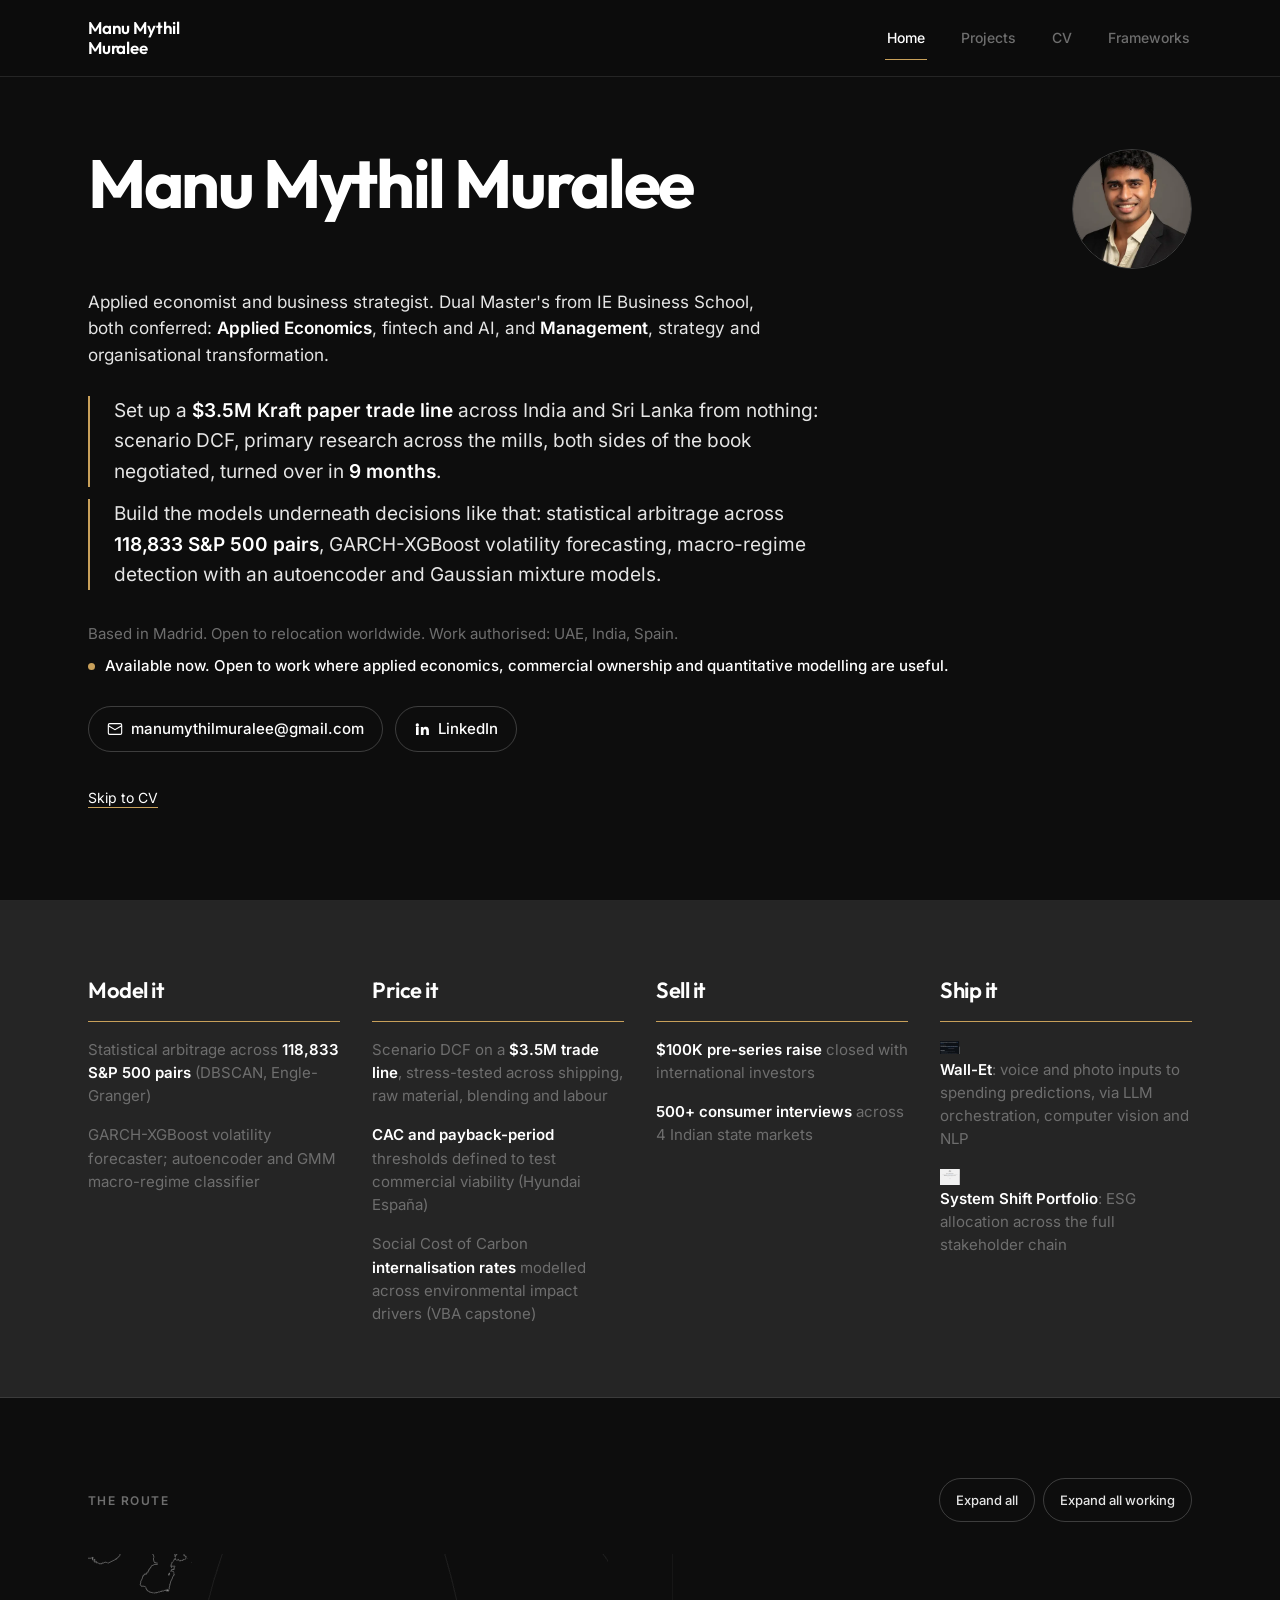
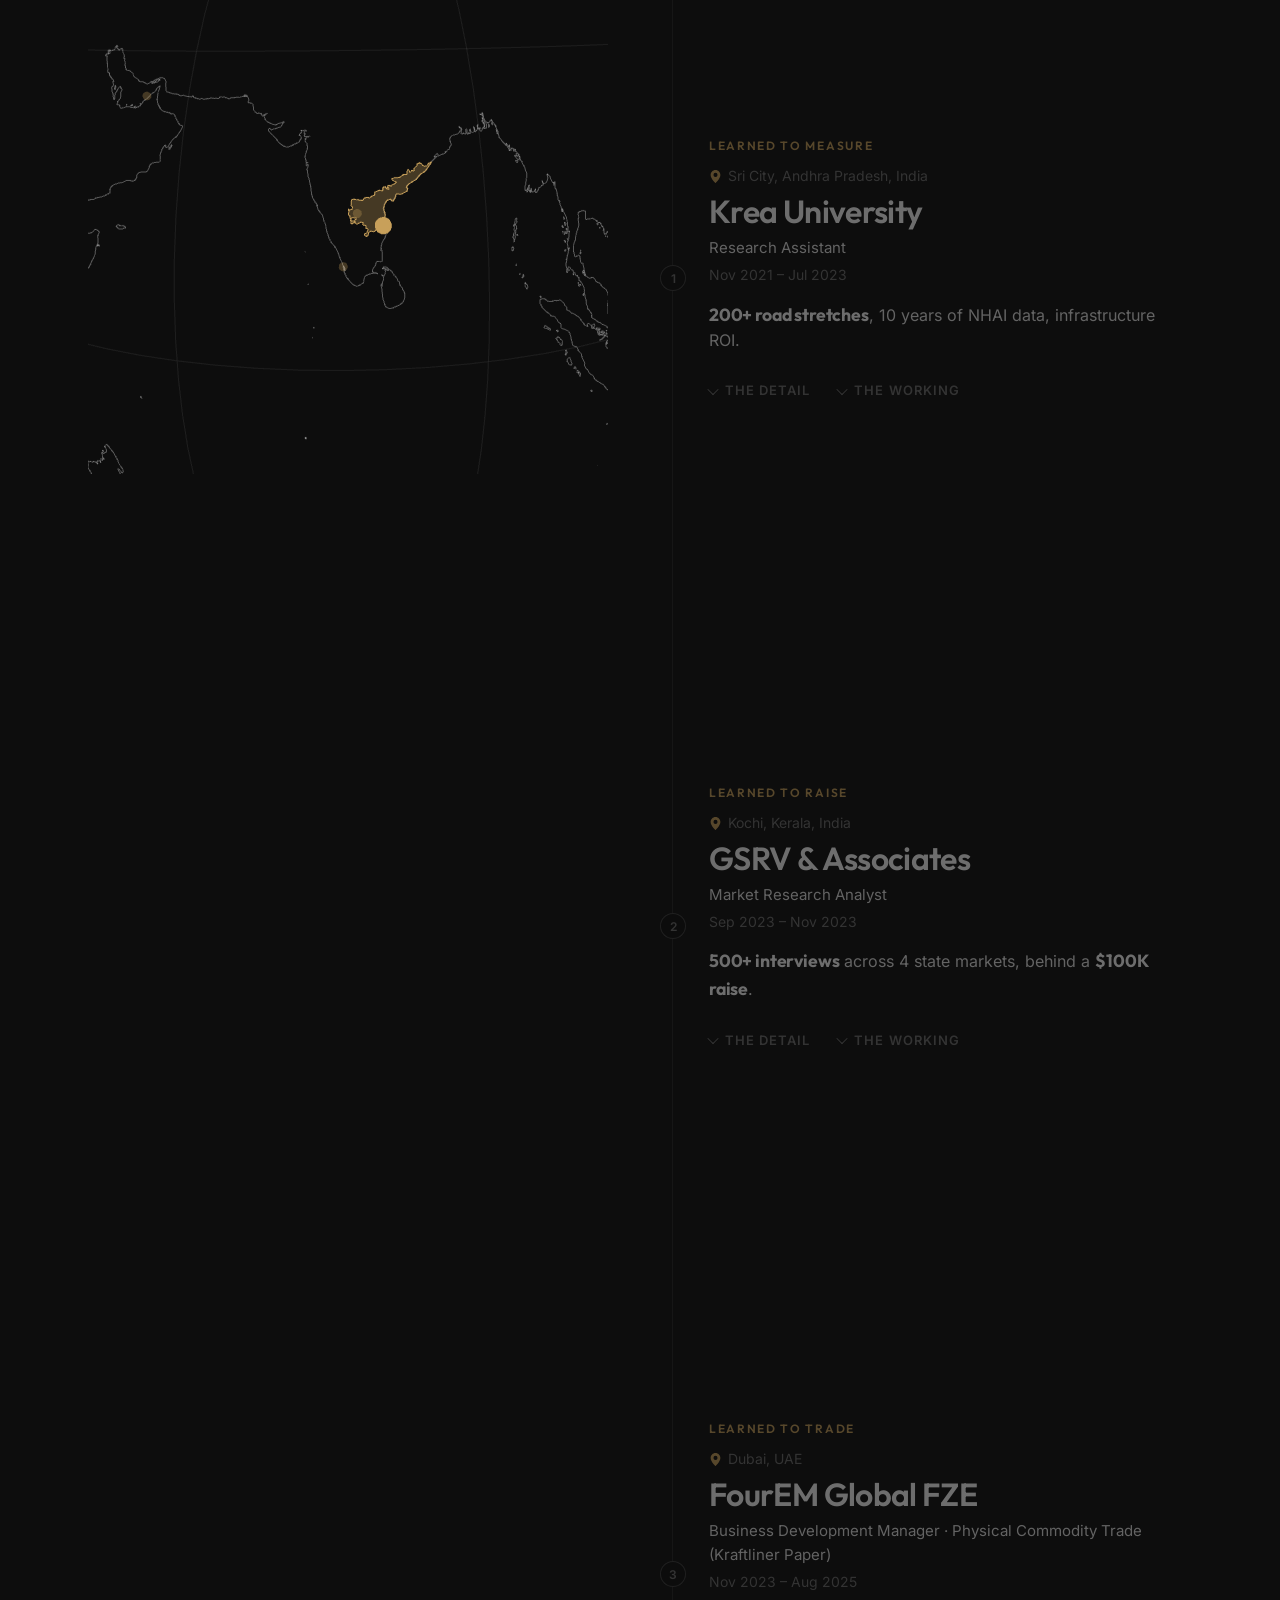
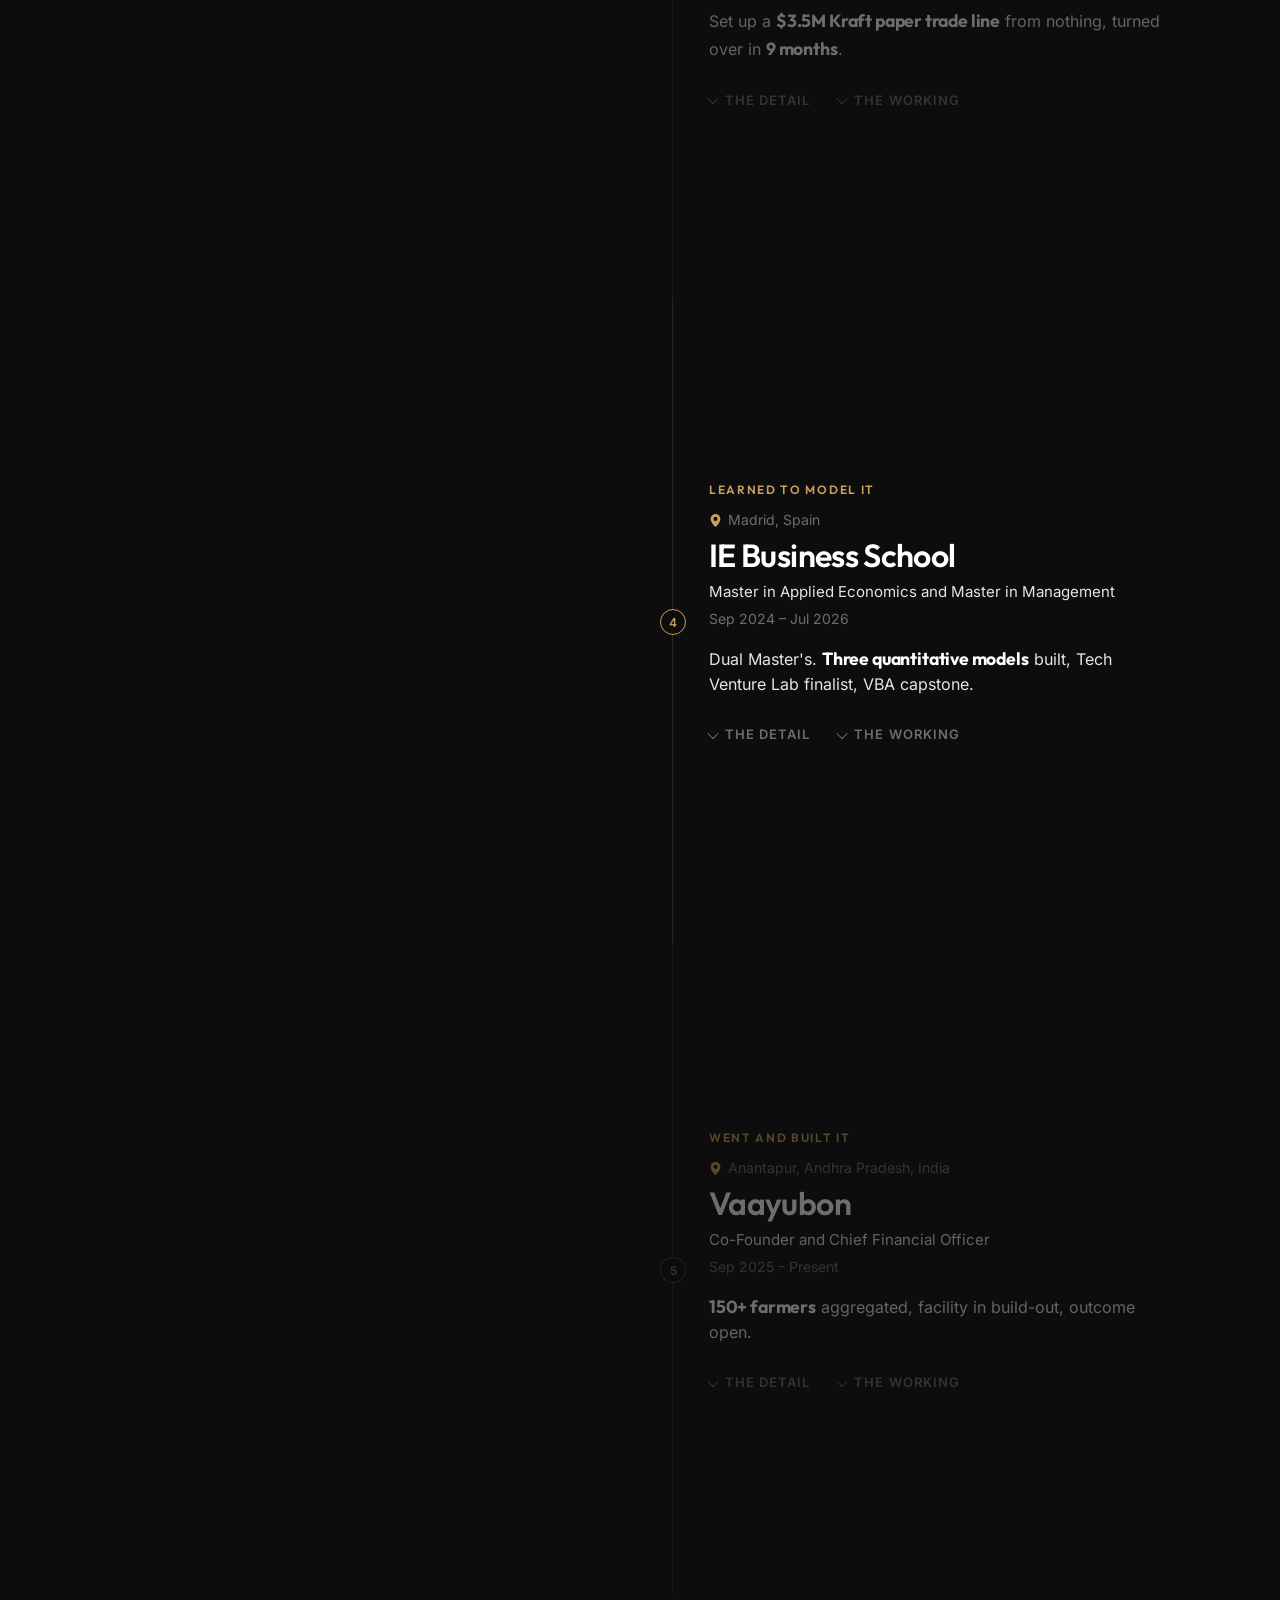
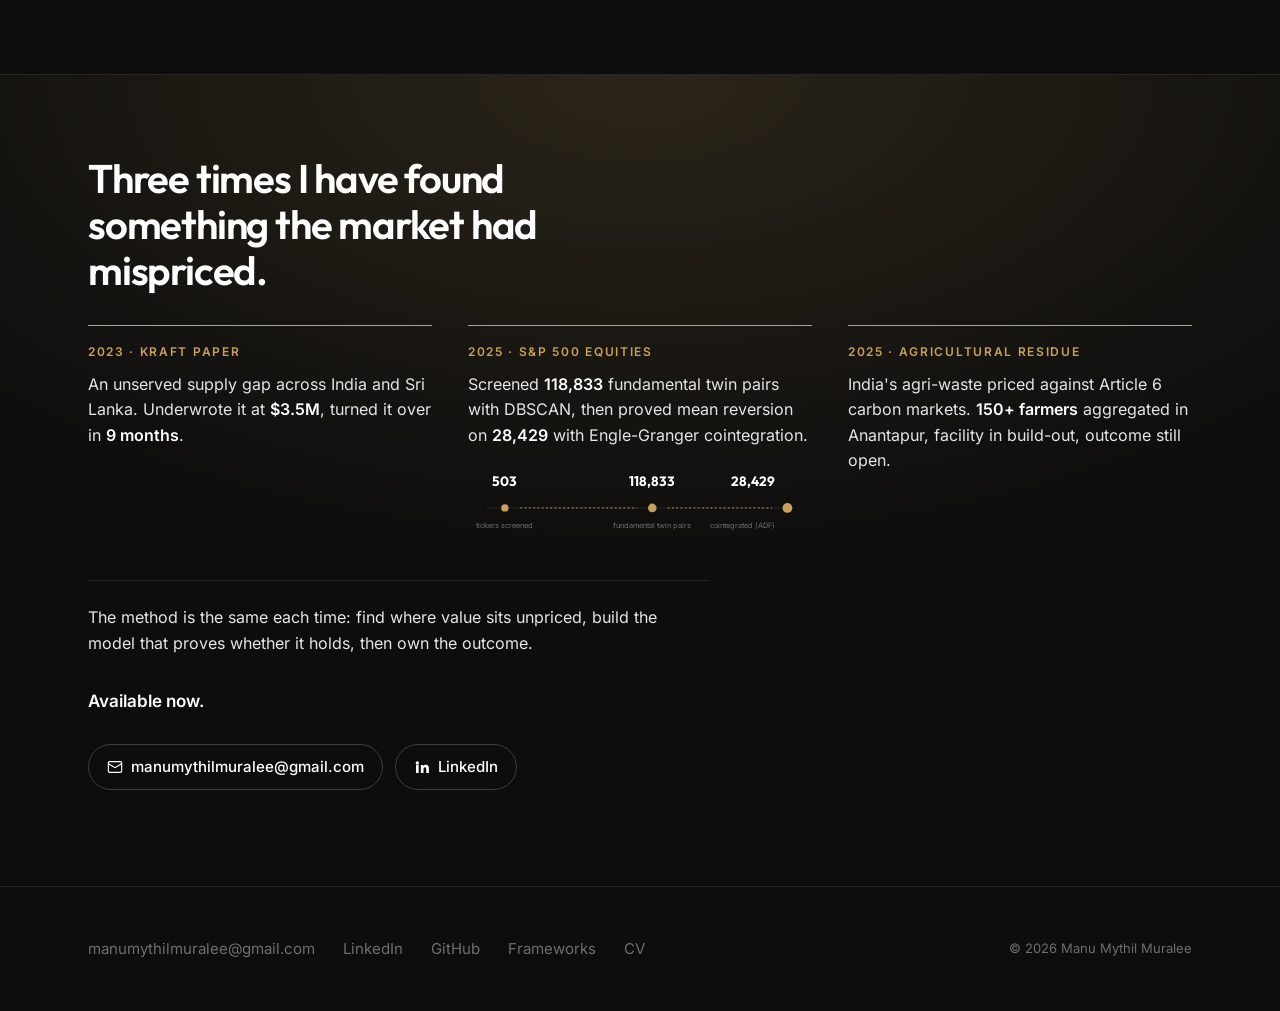
<file: index.html>
<!DOCTYPE html>
<html lang="en">

<head>
  <meta charset="UTF-8">
  <meta name="viewport" content="width=device-width, initial-scale=1.0">
  <title>Manu Mythil Muralee · Applied Economist and Business Strategist</title>
  <meta name="description"
    content="Applied economist and business strategist. Dual Master's from IE Business School. Statistical arbitrage across 118,833 S&amp;P 500 pairs, a $3.5M Kraft paper trade line turned over in 9 months, and a $100K pre-series raise. Based in Madrid, open to relocation worldwide.">
  <meta name="author" content="Manu Mythil Muralee">

  <meta property="og:type" content="profile">
  <meta property="og:title" content="Manu Mythil Muralee · Applied Economist and Business Strategist">
  <meta property="og:description"
    content="Statistical arbitrage across 118,833 S&amp;P 500 pairs, a $3.5M Kraft paper trade line turned over in 9 months, and a $100K pre-series raise. IE Business School, Madrid.">
  <meta property="og:url" content="https://manumythilmuralee.com">
  <meta name="twitter:card" content="summary_large_image">
  <meta name="twitter:title" content="Manu Mythil Muralee · Applied Economist and Business Strategist">
  <meta name="twitter:description"
    content="Statistical arbitrage across 118,833 S&amp;P 500 pairs, a $3.5M Kraft paper trade line turned over in 9 months, and a $100K pre-series raise. IE Business School, Madrid.">

  <link rel="canonical" href="https://manumythilmuralee.com/">
  <link rel="preload" href="fonts/outfit-var.woff2" as="font" type="font/woff2" crossorigin>
  <link rel="preload" href="fonts/inter-var.woff2" as="font" type="font/woff2" crossorigin>
  <link rel="stylesheet" href="css/style.css">
  <link rel="stylesheet" href="css/site.css">
  <link rel="icon"
    href="data:image/svg+xml,<svg xmlns='http://www.w3.org/2000/svg' viewBox='0 0 100 100'><text y='.9em' font-size='90'>M</text></svg>">

  <script type="application/ld+json">
  {
    "@context": "https://schema.org",
    "@type": "Person",
    "name": "Manu Mythil Muralee",
    "jobTitle": ["Co-Founder and Chief Financial Officer", "Applied Economist", "Business Strategist"],
    "url": "https://manumythilmuralee.com",
    "email": "mailto:manumythilmuralee@gmail.com",
    "address": { "@type": "PostalAddress", "addressLocality": "Madrid", "addressCountry": "ES" },
    "alumniOf": [
      { "@type": "CollegeOrUniversity", "name": "IE Business School", "address": "Madrid, Spain" },
      { "@type": "CollegeOrUniversity", "name": "Krea University", "address": "Sri City, India" }
    ],
    "worksFor": { "@type": "Organization", "name": "Vaayubon" },
    "knowsAbout": [
      "Microsoft Excel", "Office 365", "Bloomberg Terminal", "Power Automate",
      "ArcGIS", "QGIS", "Python", "R", "STATA",
      "Prompt Engineering", "Zapier", "Make", "Lovable", "Supabase"
    ],
    "sameAs": [
      "https://www.linkedin.com/in/manumythilmuralee",
      "https://github.com/MythilManuMuralee"
    ]
  }
  </script>
</head>

<body>

  <a href="#main-content" class="skip-link">Skip to main content</a>

  <!-- Nav: three items, nothing else -->
  <nav class="nav3" aria-label="Main navigation">
    <div class="wrap nav3__inner">
      <a href="index.html" class="nav3__logo">Manu Mythil<br>Muralee</a>
      <ul class="nav3__list">
        <li><a href="index.html" class="nav3__link" aria-current="page">Home</a></li>
        <li><a href="projects.html" class="nav3__link">Projects</a></li>
        <li><a href="cv.html" class="nav3__link">CV</a></li>
        <li><a href="frameworks.html" class="nav3__link">Frameworks</a></li>
      </ul>
      <details class="nav3__mobile">
        <summary class="nav3__toggle" aria-label="Menu"><span></span><span></span><span></span></summary>
        <ul class="nav3__mlist">
          <li><a href="index.html" class="nav3__mlink" aria-current="page">Home</a></li>
          <li><a href="projects.html" class="nav3__mlink">Projects</a></li>
          <li><a href="cv.html" class="nav3__mlink">CV</a></li>
          <li><a href="frameworks.html" class="nav3__mlink">Frameworks</a></li>
        </ul>
      </details>
    </div>
  </nav>

  <main id="main-content">

    <!-- ============ HERO ============ -->
    <header class="hero3">
      <div class="wrap">
        <div class="hero3__top">
          <h1 class="hero3__name">Manu Mythil Muralee</h1>
          <picture>
            <source srcset="images/manu-headshot.webp" type="image/webp">
            <img class="portrait hero3__portrait" src="images/manu-headshot-opt.jpg"
              alt="Manu Mythil Muralee" width="360" height="360" decoding="async"
              loading="eager" fetchpriority="high">
          </picture>
        </div>

        <p class="hero3__degree">
          Applied economist and business strategist. Dual Master's from IE Business School, both conferred:
          <strong>Applied Economics</strong>, fintech and AI, and <strong>Management</strong>, strategy and
          organisational transformation.
        </p>

        <p class="hero3__proof">
          Set up a <strong>$3.5M Kraft paper trade line</strong> across India and Sri Lanka from nothing: scenario
          DCF, primary research across the mills, both sides of the book negotiated, turned over in
          <strong>9 months</strong>.
        </p>

        <p class="hero3__proof hero3__proof--second">
          Build the models underneath decisions like that: statistical arbitrage across
          <strong>118,833 S&amp;P 500 pairs</strong>, GARCH-XGBoost volatility forecasting, macro-regime detection
          with an autoencoder and Gaussian mixture models.
        </p>

        <div class="hero3__meta">
          <span>Based in Madrid. Open to relocation worldwide. Work authorised: UAE, India, Spain.</span>
          <span class="hero3__available">Available now. Open to work where applied economics, commercial ownership
            and quantitative modelling are useful.</span>
        </div>

        <div class="contact-strip">
          <a class="contact-strip__link" href="mailto:manumythilmuralee@gmail.com">
            <svg viewBox="0 0 24 24" fill="none" stroke="currentColor" stroke-width="1.7" aria-hidden="true">
              <rect x="2" y="4" width="20" height="16" rx="2" />
              <path d="m2 7 10 6 10-6" />
            </svg>
            manumythilmuralee@gmail.com
          </a>
          <a class="contact-strip__link" href="https://www.linkedin.com/in/manumythilmuralee" target="_blank"
            rel="noopener noreferrer">
            <svg viewBox="0 0 24 24" fill="currentColor" aria-hidden="true">
              <path
                d="M4.98 3.5a2.5 2.5 0 1 1 0 5 2.5 2.5 0 0 1 0-5ZM3 9h4v12H3V9Zm7 0h3.8v1.7h.05c.53-1 1.83-2.05 3.76-2.05 4.02 0 4.76 2.6 4.76 5.98V21h-4v-5.6c0-1.34-.03-3.06-1.9-3.06-1.9 0-2.19 1.46-2.19 2.96V21h-4V9Z" />
            </svg>
            LinkedIn
          </a>
        </div>

        <p class="hero3__skip"><a class="inline-link" href="cv.html">Skip to CV</a></p>
      </div>
    </header>

    <!-- ============ PROOF STRIP ============ -->
    <section class="proof" aria-label="Evidence">
      <div class="wrap">
        <div class="proof__grid">

          <div class="proof__col">
            <h2 class="proof__verb">Model it</h2>
            <p class="proof__item">Statistical arbitrage across <strong>118,833 S&amp;P 500 pairs</strong>
              (DBSCAN, Engle-Granger)</p>
            <p class="proof__item">GARCH-XGBoost volatility forecaster; autoencoder and GMM macro-regime classifier</p>
          </div>

          <div class="proof__col">
            <h2 class="proof__verb">Price it</h2>
            <p class="proof__item">Scenario DCF on a <strong>$3.5M trade line</strong>, stress-tested across shipping,
              raw material, blending and labour</p>
            <p class="proof__item"><strong>CAC and payback-period</strong> thresholds defined to test commercial
              viability (Hyundai Espa&ntilde;a)</p>
            <p class="proof__item">Social Cost of Carbon <strong>internalisation rates</strong> modelled across
              environmental impact drivers (VBA capstone)</p>
          </div>

          <div class="proof__col">
            <h2 class="proof__verb">Sell it</h2>
            <p class="proof__item"><strong>$100K pre-series raise</strong> closed with international investors</p>
            <p class="proof__item"><strong>500+ consumer interviews</strong> across 4 Indian state markets</p>
          </div>

          <div class="proof__col">
            <h2 class="proof__verb">Ship it</h2>
            <p class="proof__item"><picture><source srcset="images/wallet-logo.webp" type="image/webp"><img
                class="proof__mark" src="images/wallet-logo.png" alt="" width="128" height="82" loading="lazy"
                decoding="async"></picture><strong>Wall-Et</strong>: voice and photo inputs to spending predictions, via LLM orchestration, computer vision and NLP</p>
            <p class="proof__item"><picture><source srcset="images/ssp-logo.webp" type="image/webp"><img
                class="proof__mark" src="images/ssp-logo.png" alt="" width="128" height="102" loading="lazy"
                decoding="async"></picture><strong>System Shift Portfolio</strong>: ESG allocation across the full stakeholder chain</p>
          </div>

        </div>
      </div>
    </section>

    <!-- ============ THE ROUTE ============ -->
    <section class="route" id="route" aria-label="Career route">
      <div class="wrap">
        <div class="route__head">
          <p class="t-label route__label">The route</p>
          <span class="route__controls">
            <button type="button" class="route__expand" id="route-expand" aria-expanded="false">Expand all</button>
            <button type="button" class="route__expand" id="route-expand-think"
              aria-expanded="false">Expand all working</button>
          </span>
        </div>

        <div class="route__grid">

          <!-- Stage: static SVG on mobile, WebGL globe on capable desktops -->
          <div class="route__stage" id="route-stage">
            <svg class="route__svg" viewBox="0 0 200 200" role="img"
              aria-label="Diagram of five work locations plotted on a globe: Sri City, Kochi, Dubai, Madrid and Anantapur.">
              <circle cx="100" cy="100" r="90" fill="none" stroke="rgba(255,255,255,0.14)" stroke-width="0.8" />
              <path
                d="M72 186L76 187L80 188L85 188L89 189L94 189L98 189L103 189L108 189L112 189L117 188L121 187L125 186M25 150L28 153L31 156L35 159L40 161L46 164L52 166L59 168L66 170L73 171L81 172L89 173L97 173L105 173L114 172L121 172L129 171L137 169L144 167L150 165L156 163L161 161L166 158L170 155L173 152M10 103L11 106L13 110L17 114L21 117L25 120L31 124L37 126L45 129L52 131L61 133L69 134L78 136L87 136L97 137L106 137L116 136L125 135L134 134L142 132L150 130L158 128L165 125L171 123L176 119L181 116L185 113L187 109L189 105L190 101M24 51L23 54L22 58L22 61L23 64L25 68L28 71L31 74L35 77L40 79L46 82L52 84L59 86L66 87L73 89L81 90L89 90L97 91L105 91L114 90L121 89L129 88L137 87L144 85L150 83L156 81L161 78L166 76L170 73L173 70L176 67L177 63L178 60L178 57L177 53M71 15L68 16L65 18L62 19L60 21L58 23L56 24L55 26L55 28L55 30L56 32L57 34L58 36L60 37L63 39L66 41L69 42L72 43L76 44L80 45L85 46L89 47L94 47L98 47L103 47L108 47L112 46L117 46L121 45L125 44L129 43L132 42L135 40L138 38L140 37L142 35L144 33L145 31L145 29L145 28L144 26L143 24L142 22L140 20L137 19L134 17L131 16M123 13L117 13L112 14L106 15L100 18M105 10L104 11L103 12L101 14L100 18M86 11L90 11L93 13L96 15L100 18M65 18L71 16L78 15L85 15L93 16L100 18M15 70L19 62L23 54L28 48L34 41L40 35L48 30L55 26L64 23L72 20L81 19L91 18L100 18M32 159L28 153L24 146L21 138L18 131L17 122L17 114L17 105L18 96L21 88L24 79L28 71L32 63L38 55L44 48L51 42L58 36L66 30L74 26L83 22L91 20L100 18M72 186L67 183L63 180L59 176L55 172L52 166L49 160L47 153L46 145L45 137L45 129L45 120L46 111L47 102L49 93L52 84L55 75L59 66L63 58L67 50L72 43L77 37L83 31L88 26L94 21L100 18M94 189L93 188L92 185L91 182L90 178L89 173L89 167L88 160L88 153L88 145L87 136L88 127L88 118L88 109L89 100L89 90L90 81L91 72L92 63L93 55L94 47L95 40L96 33L97 27L99 22L100 18M117 188L120 186L123 184L125 180L127 176L129 171L131 164L132 158L133 150L134 142L134 134L134 125L133 116L132 107L131 98L129 88L127 79L125 70L123 62L120 53L117 46L114 39L110 32L107 27L104 22L100 18M142 180L147 176L153 172L157 167L161 161L165 154L167 147L169 139L171 131L171 123L171 114L169 105L167 96L165 87L161 78L157 70L153 62L147 54L142 47L135 40L129 34L122 29L115 24L107 21L100 18M187 122L189 114L189 105L189 96L187 88L185 79L181 71L177 63L172 56L166 49L160 42L152 36L145 31L136 27L128 23L119 21L109 19L100 18M162 35L156 30L149 25L142 22L134 19L126 18L117 17L109 17L100 18"
                fill="none" stroke="rgba(255,255,255,0.07)" stroke-width="0.6" />
              <path d="M131 183L130 183L131 182L132 182L131 183M118 154L118 156L119 156L119 157L118 157L118 156L118 157L118 158L117 158L117 159L116 161L115 162L114 165L114 166L113 167L112 168L110 168L109 168L108 167L108 166L108 165L108 164L109 164L109 163L109 162L110 162L109 161L109 160L109 159L110 158L111 158L112 157L113 157L113 156L115 156L115 155L115 154L116 155L116 154L117 153L117 152L118 153L118 154M177 146L178 146L178 145L179 144L178 144L179 144L179 143L179 142L180 142L180 141L180 140L181 140L181 139L181 140L181 138L182 138L182 137L183 136L183 135L183 134M188 119L188 119L188 118L188 119M188 118L188 118L188 119L187 120L187 119L188 119L188 118M189 115L189 116L188 117L188 118L188 117L188 116L189 116L189 115M184 122L185 121L185 120L186 120L187 120L187 121L186 121L186 122L185 122L185 123L184 123L183 124L183 123L182 124L183 122L184 121L184 122M190 106L190 106M190 100L190 102L190 103L189 104L189 105L189 106L189 107L189 106L190 104L190 105L190 106L189 107L189 108L189 109L189 110L189 111L189 110L189 111L189 110L189 108L189 109L189 111L189 113L189 112L189 110L189 111L189 110L189 109L189 107L189 105L189 104L189 103L190 102L190 101L190 100M190 101L190 99L190 98L190 97L190 98L190 97M183 122L182 123L182 122L181 122L181 121L180 120L180 118L179 117L179 116L178 115L177 114L176 113L175 112L176 112L177 111L178 112L179 112L179 113L180 114L181 113L181 114L182 115L182 116L183 117L183 118L183 117L183 118L183 120L183 122M189 104L189 104L189 105L188 107L188 108L188 109L188 111L188 113L187 114L186 115L186 114L185 113L185 111L185 110L185 109L186 109L186 108L186 107L186 106L187 105L187 103L187 102L187 101L187 100L188 99L188 97L188 98L189 98L188 99L189 100L188 100L188 102L189 103L189 104M189 89L189 90L189 91L189 92L189 91L189 92L189 93L189 94L189 93L189 92L189 93L189 94L189 92L189 91L189 90L189 91L189 90L189 89L189 88L189 89M161 118L160 118L160 117L159 115L160 113L161 114L162 115L162 117L161 118M188 88L188 89L189 90L188 90L188 89L188 88L188 87L188 88L188 86L188 88M188 93L187 95L187 94L187 92L187 91L187 89L188 90L188 91L188 93M188 87L188 87L188 88L188 89L188 88L188 87M188 84L188 86L188 87L188 88L188 87L188 86L188 85L188 84M187 85L187 87L187 86L187 85M185 78L185 78L185 77L185 78L186 79L186 80L186 81L186 83L187 84L187 83L187 84L188 85L187 84L187 85L187 84L187 85L187 84L186 84L186 83L185 82L186 82L185 80L185 78M181 84L181 85L180 84L180 83L180 82L181 82L181 83L181 84M182 72L183 74L182 73L182 72L181 70L181 69L181 70L182 72M174 50L174 51L175 52L175 53L175 52L174 51L174 50M96 82L95 82L95 83L94 83L93 83L93 82L94 82L96 82M82 81L83 81L84 81L84 82L85 82L83 82L82 81M73 76L72 77L72 78L71 77L69 76L70 75L71 76L72 76L73 76M67 70L68 71L67 73L66 73L66 71L66 70L67 70M170 44L171 45L172 46L173 48L174 51L174 50L174 51L175 52L175 53L177 55L177 56L176 55L175 54L175 53L174 52L174 51L173 50L173 49L173 48L171 46L170 44L169 43L168 42L167 41L166 40L166 39L167 40L168 41L169 43L170 44M68 69L67 70L67 69L67 68L68 68L68 67L68 69M162 36L162 35L161 35L162 36L163 37L165 38L164 38L166 39L166 40L165 39L164 38L164 37L162 36L161 35L162 36M39 35L39 36L39 35L40 35L39 35M42 34L42 34L43 33L43 32L43 33L42 34M43 35L42 35L42 36L41 36L42 36L41 37L40 38L41 38L40 38L39 39L38 40L38 39L39 38L40 38L39 38L40 37L40 36L41 35L43 34L44 34L43 35M155 30L157 31L158 33L159 33L160 34L161 35L160 34L159 33L157 32L155 30L154 30L152 29L151 28L153 29L154 29L155 30M61 51L59 51L60 49L61 48L62 48L63 47L64 47L64 48L63 49L62 50L61 51M78 51L77 52L77 51L77 50L78 50L78 51M69 44L68 45L69 46L68 46L67 47L68 48L67 49L67 50L67 51L67 52L68 52L67 53L66 54L65 55L64 54L63 54L62 54L61 54L60 54L62 53L63 53L62 52L63 52L63 51L64 50L65 50L65 49L65 48L65 47L66 46L67 44L68 44L69 44M63 19L62 20L62 19L63 19M64 19L64 18L65 18L64 18L64 19M120 12L119 12M119 12L119 12L120 12M69 17L68 17L67 18L66 18L65 19L66 18L67 17L68 17L69 17M71 34L71 34L70 35L69 35L67 35L66 35L66 34L66 33L67 33L67 32L68 32L69 32L68 33L70 33L71 33L71 34M68 18L68 18L69 18L70 18L69 18L68 19L68 18M77 14L77 14L78 14L79 13L79 14L78 14L77 14M118 13L118 13L119 13L118 13L117 13L118 13M75 15L74 15L75 15L73 16L72 16L73 16L74 16L73 16L72 17L71 17L70 17L69 17L70 17L70 16L70 17L69 17L68 17L69 16L68 16L67 16L66 17L65 17L64 18L63 18L62 18L61 19L60 20L59 20L58 21L57 21L56 22L55 22L53 23L52 24L50 25L51 25L53 24L54 23L55 23L56 23L57 22L58 21L59 21L60 20L62 20L63 20L62 20L61 21L60 22L59 22L58 23L57 23L56 24L55 24L54 25L55 25L56 25L57 25L55 25L53 27L52 28L51 28L50 29L49 30L49 31L48 31L47 32L46 33L45 34L44 34L44 33L43 34L43 33L44 32L44 31L43 31L42 32L43 32L42 33L41 33L40 34L39 35L38 36L38 37L39 36L38 37L37 38L37 37L38 36L39 35L38 35L37 36L36 37L37 36L36 37L36 36L37 36L36 36L36 37L36 36L37 36L36 36M11 91L10 91L10 92L10 94L10 95L10 98L10 99L10 100L10 101L10 102L10 104L10 103L10 105L11 107L11 108L11 109L12 111L12 112L13 114L13 116L14 117L14 118L15 120L15 121L15 123L15 124L15 125L15 126L15 127L15 128L16 130L16 132L16 133L17 133L17 135L18 136L18 137M114 11L115 11L116 11L116 12L115 11L114 11L113 11L114 11L112 11L113 11L114 11L113 11L112 11L111 11L110 11L109 11L108 11L107 11L106 11L105 11L105 10L104 10L103 10L102 10L101 10L100 10L99 10L98 10L97 10L96 10L95 10L94 10L94 11L93 11L92 11L91 11L90 11L89 11L88 11L87 11L86 11L85 12L84 12L85 12L84 12L82 12L81 12L82 12L81 13L80 13L79 13L78 13L77 14L76 14L75 14L76 14L75 14L76 14L77 14L78 14L79 14L80 14L79 14L78 14L76 15L75 15M88 12L88 12L87 12L86 12L85 12L84 12L86 12L85 13L84 13L83 13L82 13L81 13L80 13L79 13L80 13L79 13L80 13L81 13L82 12L84 12L85 12L86 12L86 11L87 11L86 12L85 12L86 12L87 11L88 11L87 12L88 11L89 11L89 12L88 12M84 13L84 13L85 13L84 13M76 17L76 17L76 16L77 16L78 16L77 17L76 17M79 15L78 15L78 16L77 16L76 16L76 17L75 17L74 18L73 18L72 18L71 19L69 20L67 20L67 21L65 22L64 22L63 22L64 22L65 21L64 21L63 21L63 22L62 22L61 23L60 23L62 22L60 22L59 23L60 22L61 21L62 21L64 20L65 20L64 20L65 19L66 19L65 20L66 19L67 19L68 19L69 19L70 18L71 18L72 17L73 17L74 16L75 16L76 15L77 15L78 15L79 15M83 13L83 14L82 14L81 14L80 14L80 13L81 13L83 13L82 13L83 13M125 18L125 19L124 19L125 18M80 14L79 14L80 14L81 14L82 14L81 14L80 15L80 14M89 11L90 11L91 11L92 11L93 11L92 12L91 12L90 12L89 12L90 11L89 11M121 17L122 17L122 18L121 18L121 17M83 14L82 14L83 14L84 14L83 14M121 18L123 18L123 19L122 19L121 19L121 18M86 14L85 14L84 14L85 13L85 14L86 13L86 14M88 13L88 13L87 13L86 13L87 13L88 12L89 12L88 12L90 12L91 12L89 13L88 13L89 13L88 13M110 34L110 34L108 34L107 33L106 33L107 33L107 32L107 31L107 30L108 29L108 28L109 28L110 27L111 27L111 28L110 28L109 29L109 30L108 31L108 32L109 33L110 34M85 14L85 14L84 15L83 15L82 15L81 15L81 16L80 16L79 16L80 16L80 15L81 15L82 14L83 14L84 14L85 14L86 14L85 14M92 13L91 12L92 12L93 12L92 12L92 13M113 73L114 74L115 74L114 74L114 76L113 76L113 77L114 78L115 79L116 79L118 79L120 79L120 78L119 77L119 76L118 75L118 74L117 74L118 73L119 73L120 73L119 72L118 71L117 71L117 73L117 72L117 71L117 70L115 70L114 69L114 68L115 68L115 67L115 66L116 66L116 65L116 64L115 64L114 64L113 65L112 65L112 66L111 66L110 68L111 69L111 70L112 72L113 73M120 13L119 13L119 12L118 12L117 12L118 12L119 12L120 12L121 12L121 13L122 13L123 13L125 14L126 14L127 14L129 15L130 15L131 16L133 16L133 17L136 18L135 18L136 18L137 18L138 19L139 19L140 19L139 19L141 20L142 20L143 21L144 22L146 23L147 23L148 24L150 25L149 25L148 24L145 23L144 22L143 21L142 21L141 20L139 19L137 18L135 18L133 17L134 17L135 18L137 19L136 19L138 19L141 21L142 22L143 22L142 22L143 23L144 24L145 25L148 27L152 30L152 29L153 29L154 30L155 31L156 32L158 33L160 35L161 36L163 38L164 39L165 40L166 42L165 42L166 43L167 43L167 44L167 45L168 45L168 46L169 47L169 48L170 48L170 49L171 49L172 50L173 51L174 52L174 53L174 54L173 53L172 52L172 51L171 51L170 50L169 49L169 50L169 51L170 52L169 51L168 50L168 49L168 50L168 51L169 52L169 53L169 54L170 54L171 55L170 53L171 53L172 53L172 54L172 55L172 56L173 58L174 58L175 59L175 60L176 60L177 61L177 62L178 62L178 63L179 65L179 67L180 69L181 71L181 73L181 75L181 76L181 77L181 78L180 79L180 80L180 82L180 81L179 81L178 83L178 85L179 86L180 87L181 89L182 90L183 92L183 95L183 96L183 98L183 100L182 102L182 101L182 100L181 99L180 100L180 99L179 98L178 98L178 97L177 98L178 99L178 102L178 103L178 104L179 105L179 106L180 107L181 107L181 108L182 108L182 109L182 110L182 111L182 112L182 113L181 113L180 112L180 111L180 110L179 109L179 108L179 107L178 107L178 106L177 106L177 107L177 106L177 105L177 104L177 103L177 101L176 99L176 98L175 97L175 95L174 94L174 95L173 97L172 97L172 95L171 94L170 92L169 92L168 91L168 90L167 89L167 88L166 89L166 90L165 90L165 91L164 91L163 92L164 93L163 94L162 96L161 98L161 100L160 101L160 102L159 103L158 104L158 105L159 107L159 108L159 109L159 112L158 112L158 114L159 114L157 115L157 116L157 117L155 116L155 114L154 112L153 110L152 109L152 108L150 106L149 103L149 101L148 99L148 98L146 100L145 100L143 98L144 97L143 97L141 96L140 96L140 95L139 94L136 95L134 95L133 96L130 96L128 95L127 95L126 94L125 93L124 94L123 95L121 94L120 93L119 93L118 92L116 90L115 90L114 90L114 91L114 92L115 94L116 94L117 95L117 96L117 97L118 97L118 98L118 97L118 96L119 96L119 97L119 98L119 99L120 99L121 99L122 99L123 99L123 97L124 96L125 95L126 95L125 96L126 97L127 98L128 98L129 99L130 99L130 100L131 100L131 101L130 102L130 103L129 103L129 104L129 105L129 106L128 106L127 107L127 108L126 108L125 108L126 109L125 110L124 110L123 110L122 110L121 111L121 112L120 113L117 114L116 115L115 115L114 116L113 116L112 116L111 117L110 117L109 118L108 118L108 117L108 116L108 115L107 114L107 113L107 112L107 111L106 110L105 108L104 107L103 106L102 104L101 103L102 102L101 100L100 100L99 100L99 99L99 98L98 97L98 96L97 95L96 94L95 94L96 93L96 92L96 91L95 92L95 93L95 94L94 94L93 93L92 91L93 92L94 94L95 97L95 98L97 100L96 100L96 101L98 103L99 105L98 105L99 107L99 108L100 109L101 109L101 111L102 113L103 113L105 115L106 116L107 117L108 117L108 118L108 119L107 119L108 119L108 120L109 120L109 121L110 121L112 120L113 120L115 120L115 119L116 119L117 119L118 119L119 118L120 118L120 119L120 120L119 122L119 124L118 126L116 128L115 130L113 132L112 133L110 135L108 136L106 138L106 139L105 140L104 140L103 141L103 142L103 143L102 143L101 145L101 146L102 146L102 147L102 148L102 149L103 150L104 151L104 153L104 154L104 156L104 157L103 158L102 159L101 159L99 160L97 161L96 162L95 162L95 163L96 164L96 165L96 166L97 167L96 167L95 168L93 168L92 169L93 169L93 170L92 170L92 171L91 172L90 172L90 173L89 174L88 174L87 175L86 175L85 175L84 175L84 176L83 175L81 175L80 175L79 175L78 175L77 176L77 175L76 175L75 175L75 174L74 173L74 172L73 171L72 171L71 169L70 168L69 167L68 166L67 164L67 163L66 162L66 161L65 160L64 159L64 158L62 157L62 156L62 155L62 154L62 153L62 152L62 151L63 151L63 150L64 150L64 149L64 148L63 148L63 147L62 146L63 145L62 144L62 143L61 142L61 141L61 140L59 138L58 137L57 135L56 134L56 133L57 132L57 131L57 130L57 129L58 128L57 127L56 126L56 125L54 125L53 125L52 125L52 124L51 123L50 121L49 121L48 121L47 121L46 121L44 121L43 121L42 121L41 120L40 120L39 119L38 119L37 119L36 119L35 119L34 118L34 116L33 115L32 114L31 113L31 112L31 111L31 110L30 109L30 108L30 107L30 106L29 106L29 105L28 104L28 103L28 102L29 101L28 100L28 99L29 99L29 98L30 98L30 97L30 96L31 95L31 93L31 92L31 91L31 90L32 89L33 88L33 87L34 86L35 86L35 85L35 84L36 84L37 83L38 82L39 82L41 81L42 80L43 78L44 77L45 76L46 76L47 75L49 74L49 73L50 74L51 75L52 75L53 76L54 75L55 75L56 75L57 75L59 75L61 75L61 76L62 75L63 75L64 76L66 76L67 76L66 77L67 76L67 77L66 78L67 78L66 80L65 80L65 81L66 81L66 82L68 83L69 84L71 85L71 86L72 87L74 88L75 88L76 88L76 86L77 86L78 85L79 85L80 85L81 86L81 87L83 87L85 87L86 88L87 89L88 89L89 88L91 88L92 88L92 89L92 88L93 89L94 89L95 89L95 88L96 87L96 86L97 84L97 83L97 82L98 82L97 81L98 80L97 80L96 80L95 81L93 81L92 80L91 80L90 81L88 80L87 80L86 78L86 77L86 76L86 75L87 74L89 74L90 73L92 73L93 72L95 72L97 72L99 73L100 74L102 74L103 74L104 73L104 72L104 71L103 71L103 70L102 70L101 69L99 68L99 67L100 66L100 65L101 65L101 64L100 65L99 65L98 65L97 66L97 67L98 67L98 68L97 68L95 69L95 68L94 67L95 66L93 66L93 65L92 65L92 66L91 67L90 68L89 69L89 70L88 71L88 72L89 73L88 73L87 74L86 74L86 73L85 73L83 73L84 74L83 74L82 74L82 75L82 76L82 77L83 77L83 78L82 77L82 78L81 78L81 80L80 79L80 78L79 77L79 76L79 75L79 74L78 73L78 72L79 71L78 71L78 70L77 69L76 69L76 68L75 67L75 66L74 65L74 66L74 65L74 64L73 65L72 65L72 66L72 67L73 67L73 69L74 70L75 70L75 71L75 72L76 72L77 73L77 74L76 73L75 73L75 74L75 75L74 75L74 76L73 76L74 75L74 74L74 73L73 73L73 72L72 72L72 71L71 71L71 70L70 69L70 68L70 66L69 66L69 65L68 65L67 66L66 67L64 66L62 66L62 67L60 68L59 68L58 69L57 70L57 71L56 72L55 72L53 73L52 73L51 73L50 73L49 72L50 71L49 71L48 71L47 71L48 70L48 69L48 68L49 67L50 66L50 65L51 65L51 64L52 63L52 62L53 62L54 62L55 63L56 63L57 63L58 64L59 63L61 61L60 59L60 58L59 57L60 56L61 56L62 57L63 55L63 56L66 56L66 55L67 55L68 55L69 54L70 53L72 52L72 53L73 52L73 53L74 52L75 51L75 50L75 49L76 49L76 48L77 48L78 48L77 49L77 50L76 51L75 52L76 52L76 53L77 53L77 52L78 53L79 53L81 53L82 53L83 53L84 53L85 53L85 51L86 50L87 49L88 50L89 49L88 48L89 47L90 47L91 47L92 47L93 47L92 46L91 46L90 47L88 47L88 46L87 45L88 44L88 43L88 42L89 42L91 41L92 40L91 39L90 40L89 40L89 41L87 42L86 43L85 44L85 45L85 46L84 47L83 47L82 50L81 51L80 50L79 51L78 51L79 50L79 48L79 47L79 46L77 47L76 47L75 46L75 45L77 42L78 41L80 41L82 40L84 38L87 37L88 36L90 35L91 34L92 35L93 34L94 34L95 34L96 35L96 36L97 35L98 36L99 36L101 38L102 38L102 39L101 39L100 40L97 39L98 40L98 42L99 42L99 41L101 42L102 41L101 40L103 39L104 40L104 39L103 38L104 37L103 37L105 37L105 38L105 39L106 39L106 38L107 37L109 36L109 37L110 37L110 36L111 36L112 36L113 35L112 35L112 34L114 35L117 35L116 34L115 34L114 33L114 32L114 31L114 30L115 30L116 31L116 32L117 32L117 33L118 34L119 34L120 35L120 37L121 37L120 37L121 36L121 35L120 34L119 34L118 33L118 32L116 32L117 31L116 30L117 30L117 31L118 31L117 31L117 30L118 30L119 30L118 30L117 29L117 28L118 28L119 28L118 27L117 27L118 27L118 26L118 25L119 25L118 24L119 24L118 24L118 23L119 23L120 23L119 23L120 22L121 22L122 23L123 24L124 24L125 24L125 23L126 23L126 22L125 22L125 21L126 21L127 21L128 22L129 22L130 22L128 21L129 21L128 20L127 19L126 19L126 18L127 17L126 16L125 16L126 16L127 16L126 16L125 15L124 15L124 14L123 14L122 14L121 13L120 13M86 14L86 14M90 13L90 13L91 13L90 13M96 27L95 27L94 27L95 27L96 27M90 13L91 13L90 13M87 14L87 14L88 14L87 14M88 14L87 14L88 14L89 14L90 14L89 14L88 14M117 22L117 23L115 22L116 22L117 22M95 25L95 26L94 26L94 27L93 27L93 28L92 28L92 27L92 26L93 25L94 25L95 25M97 25L97 25L97 26L96 26L95 25L96 25L97 25M103 25L103 25L102 25L103 25L103 24L103 25M115 23L115 23L114 23L113 23L112 23L112 22L113 22L114 22L115 23M87 15L86 15L85 15L86 15L87 15L88 15L89 15L90 15L89 15L88 15L87 15M90 17L89 17L89 18L88 18L88 17L87 17L86 17L85 17L85 16L84 16L84 17L83 16L82 16L81 16L82 16L82 15L83 15L84 15L85 15L84 15L85 15L86 15L86 16L87 15L88 15L87 16L88 16L88 15L89 15L90 15L90 16L90 17M91 20L90 21L89 21L89 20L88 20L89 21L88 21L89 21L90 22L88 22L87 22L87 23L86 23L85 23L84 24L83 24L82 24L82 25L81 25L80 25L79 26L78 27L78 26L77 26L77 27L76 27L75 28L74 29L74 28L74 27L74 28L73 28L73 29L72 29L70 29L69 29L69 28L68 28L66 29L65 29L64 29L63 28L62 29L61 29L59 30L58 30L57 31L56 31L55 31L56 30L56 29L57 29L58 28L60 26L61 26L62 25L64 24L65 24L67 23L67 24L68 23L69 23L68 23L69 22L70 22L70 23L71 22L72 22L71 21L72 21L73 21L74 21L75 20L76 20L77 19L78 19L79 19L79 18L80 17L81 17L81 18L82 17L83 17L84 18L85 17L86 17L87 18L88 18L87 19L88 19L87 19L88 19L89 19L90 19L91 20" fill="none" stroke="rgba(255,255,255,0.32)" stroke-width="0.7" />
              <g fill="none" stroke="#c8a05a" stroke-width="1" stroke-opacity="0.55" stroke-linecap="round">
                <path d="M158.5 107.2 Q174.4 114.0 154.9 114.1" />
                <path d="M154.9 114.1 Q157.4 107.8 124.2 96.6" />
                <path d="M124.2 96.6 Q80.1 66.6 54.4 67.5" />
                <path d="M54.4 67.5 Q111.3 70.1 155.5 106.4" />
              </g>
              <g fill="none" stroke="#c8a05a" stroke-width="0.6" stroke-opacity="0.5"
                stroke-dasharray="1.4 1.4" stroke-linecap="round">
                <path d="M154.9 114.1 Q161.3 112.8 155.9 109.0" />
                <path d="M154.9 114.1 Q162.8 112.1 159.0 107.8" />
                <path d="M154.9 114.1 Q161.3 108.9 155.8 102.0" />
                <path d="M154.9 114.1 Q163.8 107.6 160.9 99.6" />
              </g>
              <g fill="#c8a05a" fill-opacity="0.6">
                <circle cx="155.9" cy="109.0" r="1.1" />
                <circle cx="159.0" cy="107.8" r="1.1" />
                <circle cx="155.8" cy="102.0" r="1.1" />
                <circle cx="160.9" cy="99.6" r="1.1" />
              </g>
              <g fill="#c8a05a">
                <circle cx="158.5" cy="107.2" r="2.6" />
                <circle cx="154.9" cy="114.1" r="2.6" />
                <circle cx="124.2" cy="96.6" r="2.6" />
                <circle cx="54.4" cy="67.5" r="2.6" />
                <circle cx="155.5" cy="106.4" r="2.6" />
              </g>
            </svg>
            <canvas class="route__canvas" id="route-canvas" aria-hidden="true"></canvas>
            <p class="route__fan-caption" id="route-fan-caption">500+ interviews &middot; 4 state markets</p>
          </div>

          <!-- Stops: each one is a complete CV entry, real text in the DOM -->
          <ol class="route__stops" id="route-stops">

            <li class="stop" data-lat="13.55" data-lon="79.98">
              <p class="stop__beat">Learned to measure</p>
              <p class="stop__place"><svg class="stop__pin" viewBox="0 0 16 16" aria-hidden="true"><path d="M8 0C4.7 0 2 2.7 2 6c0 4.5 6 10 6 10s6-5.5 6-10c0-3.3-2.7-6-6-6zm0 8.5A2.5 2.5 0 1 1 8 3.5a2.5 2.5 0 0 1 0 5z" fill="currentColor"/></svg>Sri City, Andhra Pradesh, India</p>
              <h3 class="stop__org">Krea University</h3>
              <p class="stop__role">Research Assistant</p>
              <p class="stop__dates">Nov 2021 &ndash; Jul 2023</p>
              <p class="stop__metric"><strong>200+ road stretches</strong>, 10 years of NHAI data, infrastructure ROI.</p>
              <div class="stop__panels">
              <details class="stop__more stop__detail-panel">
                <summary>The detail</summary>
                <ul class="stop__detail">
                    <li>Geo-processed the road network in ArcGIS, then built econometric models measuring how road investment translates into regional development.</li>
                    <li>Completed <strong>40+ case studies on predictive tools and digital payment systems</strong>.</li>
                    <li>Researched environmental economics and the Earth System Boundaries framework.</li>
                </ul>
              </details>
              <details class="stop__more stop__think">
                <summary>The working</summary>
                <div class="stop__detail">
                    <p class="think-step"><span class="think-step__k">Saw</span><span>Ten years of NHAI road data nobody had structured.</span></p>
                    <p class="think-step"><span class="think-step__k">Asked</span><span>Does infrastructure spend actually translate into regional development, or is that assumed?</span></p>
                    <p class="think-step"><span class="think-step__k">Built</span><span>Geo-processed 200+ road stretches in ArcGIS and modelled the return econometrically.</span></p>
                    <p class="think-step"><span class="think-step__k">Did</span><span>Produced a measurable answer in place of an assumed one.</span></p>
                  <p class="stop__think-link"><a class="inline-link" href="frameworks.html#data-to-signal">Full framework</a></p>
                </div>
              </details>
              </div>
            </li>

            <li class="stop" data-lat="9.9312" data-lon="76.2673">
              <p class="stop__beat">Learned to raise</p>
              <p class="stop__place"><svg class="stop__pin" viewBox="0 0 16 16" aria-hidden="true"><path d="M8 0C4.7 0 2 2.7 2 6c0 4.5 6 10 6 10s6-5.5 6-10c0-3.3-2.7-6-6-6zm0 8.5A2.5 2.5 0 1 1 8 3.5a2.5 2.5 0 0 1 0 5z" fill="currentColor"/></svg>Kochi, Kerala, India</p>
              <h3 class="stop__org">GSRV &amp; Associates</h3>
              <p class="stop__role">Market Research Analyst</p>
              <p class="stop__dates">Sep 2023 &ndash; Nov 2023</p>
              <p class="stop__metric"><strong>500+ interviews</strong> across 4 state markets, behind a <strong>$100K raise</strong>.</p>
              <div class="stop__panels">
              <details class="stop__more stop__detail-panel">
                <summary>The detail</summary>
                <ul class="stop__detail">
                    <li>The four markets: <strong>Karnataka, Tamil Nadu, Telangana and Andhra Pradesh</strong>. Fieldwork for a sustainable footwear line.</li>
                    <li>Translated the research into a feasibility model covering pricing and cost structure.</li>
                    <li>Built investor-grade models, KPI dashboards and pitch materials.</li>
                    <li>Owned the investor relationship through due diligence.</li>
                </ul>
              </details>
              <details class="stop__more stop__think">
                <summary>The working</summary>
                <div class="stop__detail">
                    <p class="think-step"><span class="think-step__k">Saw</span><span>A sustainable footwear line with no demand evidence, and investors who would not move without it.</span></p>
                    <p class="think-step"><span class="think-step__k">Asked</span><span>Is there real willingness to pay, and at what price?</span></p>
                    <p class="think-step"><span class="think-step__k">Built</span><span>500+ interviews across four state markets, then a feasibility model on pricing and cost structure.</span></p>
                    <p class="think-step"><span class="think-step__k">Did</span><span>The evidence base closed a $100K pre-series raise.</span></p>
                  <p class="stop__think-link"><a class="inline-link" href="frameworks.html#data-to-signal">Full framework</a></p>
                </div>
              </details>
              </div>
            </li>

            <li class="stop" data-lat="25.2048" data-lon="55.2708">
              <p class="stop__beat">Learned to trade</p>
              <p class="stop__place"><svg class="stop__pin" viewBox="0 0 16 16" aria-hidden="true"><path d="M8 0C4.7 0 2 2.7 2 6c0 4.5 6 10 6 10s6-5.5 6-10c0-3.3-2.7-6-6-6zm0 8.5A2.5 2.5 0 1 1 8 3.5a2.5 2.5 0 0 1 0 5z" fill="currentColor"/></svg>Dubai, UAE</p>
              <h3 class="stop__org">FourEM Global FZE</h3>
              <p class="stop__role">Business Development Manager &middot; Physical Commodity Trade (Kraftliner Paper)</p>
              <p class="stop__dates">Nov 2023 &ndash; Aug 2025</p>
              <p class="stop__metric">Set up a <strong>$3.5M Kraft paper trade line</strong> from nothing, turned over in <strong>9 months</strong>.</p>
              <div class="stop__panels">
              <details class="stop__more stop__detail-panel">
                <summary>The detail</summary>
                <ul class="stop__detail">
                    <li>The gap: local mills could not meet quality benchmarks, leaving buyers stuck on fragmented imports.</li>
                    <li>Scenario DCF stress-tested across shipping, raw material, blending and labour.</li>
                    <li>Primary research on willingness to pay, demand fundamentals and competitor cost structure.</li>
                    <li>Originated the opportunity, built the client and supplier book, negotiated both sides and executed the
                      trade. Supply from <strong>Eastern European paper mills</strong>, with
                      <strong>XO PACK PVT LTD</strong>. <strong>20+ people</strong> coordinated across 2 markets.</li>
                </ul>
              </details>
              <details class="stop__more stop__think">
                <summary>The working</summary>
                <div class="stop__detail">
                    <p class="think-step"><span class="think-step__k">Saw</span><span>Indian and Sri Lankan buyers on fragmented import channels, because local mills could not hit quality benchmarks.</span></p>
                    <p class="think-step"><span class="think-step__k">Asked</span><span>Is the gap wide enough and durable enough to underwrite?</span></p>
                    <p class="think-step"><span class="think-step__k">Built</span><span>Scenario DCF across conservative, base and optimistic cases, stress-tested on shipping, raw material, blending and labour, plus primary research on competitor cost structure.</span></p>
                    <p class="think-step"><span class="think-step__k">Did</span><span>Built the book on both sides and ran $3.5M through in 9 months.</span></p>
                    <div class="dataviz">
  <svg class="dataviz__wide" viewBox="0 0 560 150" role="img" aria-labelledby="dcf-w-title">
    <title id="dcf-w-title">Scenario DCF on the trade line: conservative, base and optimistic cases, stress-tested across shipping, raw material, blending and labour cost movements</title>
    <line x1="20" y1="120" x2="540" y2="120" stroke="rgba(255,255,255,0.14)" stroke-width="1"/>
    <rect x="60" y="70" width="70" height="50" fill="#c8a05a" fill-opacity="0.35"/>
    <rect x="245" y="45" width="70" height="75" fill="#c8a05a" fill-opacity="0.6"/>
    <rect x="430" y="20" width="70" height="100" fill="#c8a05a" fill-opacity="0.9"/>
    <text x="95" y="60" text-anchor="middle" fill="#e5e5e5" font-size="13" font-weight="600" font-family="Inter,sans-serif">Conservative</text>
    <text x="280" y="35" text-anchor="middle" fill="#e5e5e5" font-size="13" font-weight="600" font-family="Inter,sans-serif">Base</text>
    <text x="465" y="10" text-anchor="middle" fill="#e5e5e5" font-size="13" font-weight="600" font-family="Inter,sans-serif">Optimistic</text>
    <text x="95" y="138" text-anchor="middle" fill="#6e6e6e" font-size="10.5" font-family="Inter,sans-serif">shipping · labour</text>
    <text x="280" y="138" text-anchor="middle" fill="#6e6e6e" font-size="10.5" font-family="Inter,sans-serif">+ raw material</text>
    <text x="465" y="138" text-anchor="middle" fill="#6e6e6e" font-size="10.5" font-family="Inter,sans-serif">+ blending</text>
  </svg>
  <svg class="dataviz__narrow" viewBox="0 0 320 210" role="img" aria-labelledby="dcf-n-title">
    <title id="dcf-n-title">Scenario DCF on the trade line: conservative, base and optimistic cases, stress-tested across shipping, raw material, blending and labour cost movements</title>
    <line x1="90" y1="15" x2="90" y2="195" stroke="rgba(255,255,255,0.14)" stroke-width="1"/>
    <rect x="90" y="25" width="45" height="24" fill="#c8a05a" fill-opacity="0.35"/>
    <rect x="90" y="90" width="110" height="24" fill="#c8a05a" fill-opacity="0.6"/>
    <rect x="90" y="155" width="180" height="24" fill="#c8a05a" fill-opacity="0.9"/>
    <text x="80" y="42" text-anchor="end" fill="#e5e5e5" font-size="12" font-weight="600" font-family="Inter,sans-serif">Conservative</text>
    <text x="80" y="107" text-anchor="end" fill="#e5e5e5" font-size="12" font-weight="600" font-family="Inter,sans-serif">Base</text>
    <text x="80" y="172" text-anchor="end" fill="#e5e5e5" font-size="12" font-weight="600" font-family="Inter,sans-serif">Optimistic</text>
    <text x="140" y="61" fill="#6e6e6e" font-size="10.5" font-family="Inter,sans-serif">shipping, labour</text>
    <text x="205" y="126" fill="#6e6e6e" font-size="10.5" font-family="Inter,sans-serif">+ raw material</text>
    <text x="275" y="191" fill="#6e6e6e" font-size="10.5" font-family="Inter,sans-serif">+ blending</text>
  </svg>
</div>
                  <p class="stop__think-link"><a class="inline-link" href="frameworks.html#friction-first">Full framework</a></p>
                </div>
              </details>
              </div>
            </li>

            <li class="stop" data-lat="40.4168" data-lon="-3.7038">
              <p class="stop__beat">Learned to model it</p>
              <p class="stop__place"><svg class="stop__pin" viewBox="0 0 16 16" aria-hidden="true"><path d="M8 0C4.7 0 2 2.7 2 6c0 4.5 6 10 6 10s6-5.5 6-10c0-3.3-2.7-6-6-6zm0 8.5A2.5 2.5 0 1 1 8 3.5a2.5 2.5 0 0 1 0 5z" fill="currentColor"/></svg>Madrid, Spain</p>
              <h3 class="stop__org">IE Business School</h3>
              <p class="stop__role">Master in Applied Economics and Master in Management</p>
              <p class="stop__dates">Sep 2024 &ndash; Jul 2026</p>
              <p class="stop__metric">Dual Master's. <strong>Three quantitative models</strong> built, Tech Venture
                Lab finalist, VBA capstone.</p>
              <div class="stop__panels">
              <details class="stop__more stop__detail-panel">
                <summary>The detail</summary>
                <ul class="stop__detail">
                    <li>Two degrees: Management, Sep 2024 to Dec 2025, GPA 3.64 / 4.0, and Applied Economics, Sep 2025 to
                      Jul 2026.</li>
                    <li>Derivatives pricing; market risk and counterparty credit risk; VaR, Expected Shortfall, EPE and PFE.</li>
                    <li>Three quantitative models: statistical arbitrage across <strong>118,833</strong> S&amp;P 500
                      pairs (DBSCAN, Engle-Granger), a GARCH-XGBoost volatility forecaster, and a macro-regime
                      classifier (autoencoder, Gaussian mixture model). <a class="inline-link"
                        href="projects.html#pairs-trading">Pairs trading</a>,
                      <a class="inline-link" href="projects.html#hf-volatility">volatility model</a>,
                      <a class="inline-link" href="projects.html#macro-regime">regime model</a>.</li>
                    <li>Tech Venture Lab, under the Management degree: defined the CAC and payback thresholds on the
                      Hyundai Espa&ntilde;a work, pitched to the CTO and CFO.</li>
                    <li>Value Balancing Alliance capstone, Master in Applied Economics, 2025/26. Extended the VBA and
                      Deloitte carbon valuation framework beyond carbon to water, waste, air and water pollution and
                      land use, estimating 2025 versus 2050 internalisation rates per impact driver, per value-chain
                      position and per regional water-stress context, anchored on IPCC AR6 WG2 Chapter 4. Includes
                      payback-period analysis for proactive corporate investment. <a class="inline-link"
                        href="projects.html#vba-internalization-pathways">VBA capstone</a>.</li>
                    <li><strong>The Intelligent Monopoly</strong>, published research. Regression on LLM
                      infrastructure cost data finding that a 10% increase in concurrency lowers unit cost by roughly
                      2.6%, arguing AI infrastructure behaves as a natural monopoly, with an RPI-X price cap and
                      statutory licensing proposal. <a class="inline-link"
                        href="https://drive.google.com/file/d/1vcxfdAMX5iprjMY_j-mD1Gljhxsdp2JC/view?usp=sharing"
                        target="_blank" rel="noopener noreferrer">Read the paper</a>.</li>
                </ul>
                <figure class="figure-inline">
                  <picture>
                    <source srcset="images/manu-graduation.webp" type="image/webp">
                    <img src="images/manu-graduation-opt.jpg" alt="IE University graduation ceremony, 2025."
                      width="480" height="320" loading="lazy" decoding="async">
                  </picture>
                  <figcaption>IE University graduation ceremony, 2025.</figcaption>
                </figure>
              </details>
              <details class="stop__more stop__think">
                <summary>The working</summary>
                <div class="stop__detail">
                    <p class="think-step"><span class="think-step__k">Saw</span><span>Churn after the four-year free service window, with no retention mechanism in place.</span></p>
                    <p class="think-step"><span class="think-step__k">Asked</span><span>What would retention have to cost to be worth doing?</span></p>
                    <p class="think-step"><span class="think-step__k">Built</span><span>Churn prediction, plus CAC and payback-period thresholds to test commercial viability.</span></p>
                    <p class="think-step"><span class="think-step__k">Did</span><span>Pitched the approach to the CTO and CFO with a projected 45% loyalty uplift. Projection presented, never implemented.</span></p>
                    <p class="think-step"><span class="think-step__k">Also</span><span>Priced an externality that has no market price: the VBA capstone applies the same pricing problem the trade line solved, in a different domain.</span></p>
                  <p class="stop__think-link"><a class="inline-link" href="frameworks.html#data-to-signal">Full framework</a></p>
                </div>
              </details>
              </div>
            </li>

            <li class="stop" data-lat="14.6819" data-lon="77.6006">
              <p class="stop__beat">Went and built it</p>
              <p class="stop__place"><svg class="stop__pin" viewBox="0 0 16 16" aria-hidden="true"><path d="M8 0C4.7 0 2 2.7 2 6c0 4.5 6 10 6 10s6-5.5 6-10c0-3.3-2.7-6-6-6zm0 8.5A2.5 2.5 0 1 1 8 3.5a2.5 2.5 0 0 1 0 5z" fill="currentColor"/></svg>Anantapur, Andhra Pradesh, India</p>
              <h3 class="stop__org">Vaayubon</h3>
              <p class="stop__role">Co-Founder and Chief Financial Officer</p>
              <p class="stop__dates">Sep 2025 &ndash; Present</p>
              <p class="stop__metric"><strong>150+ farmers</strong> aggregated, facility in build-out, outcome open.</p>
              <div class="stop__panels">
              <details class="stop__more stop__detail-panel">
                <summary>The detail</summary>
                <ul class="stop__detail">
                    <li><strong>10-member core team.</strong> Feedstock network of <strong>150+ farmers</strong> under aggregation agreements, counted separately from the team.</li>
                    <li>Built on an Article 6 thesis: agricultural residue converted by pyrolysis into durable biochar, the profile removal buyers pay a premium for.</li>
                    <li>Modelled contribution margin per tonne against forward offtakes. Evaluating Puro.earth and Verra methodologies to anchor the MRV build.</li>
                    <li>Pitched 15+ investors. IE Venture Day winner, no round closed. Digital MRV is roadmap rather than built.</li>
                </ul>
                <figure class="figure-inline figure-wide">
                  <picture>
                    <source srcset="images/biochar-presentation.webp" type="image/webp">
                    <img src="images/biochar-presentation-opt.jpg"
                      alt="Vaayubon slide showing biochar carbon removal market growth and the durable carbon storage case."
                      width="1600" height="1066" loading="lazy" decoding="async">
                  </picture>
                  <figcaption>Biochar market slide from the Vaayubon investor deck.</figcaption>
                </figure>
              </details>
              <details class="stop__more stop__think">
                <summary>The working</summary>
                <div class="stop__detail">
                    <p class="think-step"><span class="think-step__k">Saw</span><span>Agricultural residue burned across India while Article 6 implementation was still being written.</span></p>
                    <p class="think-step"><span class="think-step__k">Asked</span><span>Does a credit count at all under rules that do not exist yet, and can the unit economics work without subsidy?</span></p>
                    <p class="think-step"><span class="think-step__k">Built</span><span>Modelled contribution margin per tonne against forward offtake structures, then tested whether the economics survive without subsidy.</span></p>
                    <p class="think-step"><span class="think-step__k">Did</span><span>Aggregated 150+ farmers in Anantapur. Facility in build-out, outcome still open.</span></p>
                  <p class="stop__think-link"><a class="inline-link" href="frameworks.html#climate-scale">Full framework</a></p>
                </div>
              </details>
              </div>
            </li>

          </ol>
        </div>
      </div>
    </section>

    <!-- ============ CLOSING CARD ============ -->
    <section class="close-card" aria-label="Closing">
      <div class="wrap">
        <h2 class="close-card__lead">Three times I have found something the market had mispriced.</h2>

        <div class="close-card__trio">
          <div class="close-card__third">
            <p class="close-card__when">2023 · Kraft paper</p>
            <p class="close-card__text">An unserved supply gap across India and Sri Lanka. Underwrote it at
              <strong>$3.5M</strong>, turned it over in <strong>9 months</strong>.</p>
          </div>
          <div class="close-card__third">
            <p class="close-card__when">2025 · S&amp;P 500 equities</p>
            <p class="close-card__text">Screened <strong>118,833</strong> fundamental twin pairs with DBSCAN, then
              proved mean reversion on <strong>28,429</strong> with Engle-Granger cointegration.</p>
            <div class="dataviz">
  <svg class="dataviz__wide" viewBox="0 0 560 130" role="img" aria-labelledby="funnel-w-title">
    <title id="funnel-w-title">Pairs trading funnel: 503 tickers screened down to 118,833 candidate pairs, 28,429 confirmed cointegrated</title>
    <line x1="30" y1="65" x2="530" y2="65" stroke="rgba(255,255,255,0.14)" stroke-width="1"/>
    <g>
      <circle cx="60" cy="65" r="6" fill="#c8a05a"/>
      <text x="60" y="30" text-anchor="middle" fill="#ffffff" font-size="22" font-weight="700" font-family="Outfit,sans-serif">503</text>
      <text x="60" y="98" text-anchor="middle" fill="#6e6e6e" font-size="12" font-family="Inter,sans-serif">tickers screened</text>
    </g>
    <path d="M85 65 L275 65" stroke="#c8a05a" stroke-width="1.5" stroke-dasharray="3 4"/>
    <g>
      <circle cx="300" cy="65" r="7" fill="#c8a05a"/>
      <text x="300" y="30" text-anchor="middle" fill="#ffffff" font-size="22" font-weight="700" font-family="Outfit,sans-serif">118,833</text>
      <text x="300" y="98" text-anchor="middle" fill="#6e6e6e" font-size="12" font-family="Inter,sans-serif">fundamental twin pairs</text>
    </g>
    <path d="M325 65 L495 65" stroke="#c8a05a" stroke-width="1.5" stroke-dasharray="3 4"/>
    <g>
      <circle cx="520" cy="65" r="8" fill="#c8a05a"/>
      <text x="500" y="30" text-anchor="end" fill="#ffffff" font-size="22" font-weight="700" font-family="Outfit,sans-serif">28,429</text>
      <text x="500" y="98" text-anchor="end" fill="#6e6e6e" font-size="12" font-family="Inter,sans-serif">cointegrated (ADF)</text>
    </g>
  </svg>
  <svg class="dataviz__narrow" viewBox="0 0 320 220" role="img" aria-labelledby="funnel-n-title">
    <title id="funnel-n-title">Pairs trading funnel: 503 tickers screened down to 118,833 candidate pairs, 28,429 confirmed cointegrated</title>
    <line x1="30" y1="30" x2="30" y2="190" stroke="rgba(255,255,255,0.14)" stroke-width="1"/>
    <circle cx="30" cy="30" r="6" fill="#c8a05a"/>
    <text x="50" y="26" fill="#ffffff" font-size="20" font-weight="700" font-family="Outfit,sans-serif">503</text>
    <text x="50" y="46" fill="#6e6e6e" font-size="12" font-family="Inter,sans-serif">tickers screened</text>
    <path d="M30 55 L30 105" stroke="#c8a05a" stroke-width="1.5" stroke-dasharray="3 4"/>
    <circle cx="30" cy="110" r="7" fill="#c8a05a"/>
    <text x="50" y="106" fill="#ffffff" font-size="20" font-weight="700" font-family="Outfit,sans-serif">118,833</text>
    <text x="50" y="126" fill="#6e6e6e" font-size="12" font-family="Inter,sans-serif">fundamental twin pairs</text>
    <path d="M30 135 L30 175" stroke="#c8a05a" stroke-width="1.5" stroke-dasharray="3 4"/>
    <circle cx="30" cy="185" r="8" fill="#c8a05a"/>
    <text x="50" y="181" fill="#ffffff" font-size="20" font-weight="700" font-family="Outfit,sans-serif">28,429</text>
    <text x="50" y="201" fill="#6e6e6e" font-size="12" font-family="Inter,sans-serif">cointegrated (ADF)</text>
  </svg>
</div>
          </div>
          <div class="close-card__third">
            <p class="close-card__when">2025 · Agricultural residue</p>
            <p class="close-card__text">India's agri-waste priced against Article 6 carbon markets.
              <strong>150+ farmers</strong> aggregated in Anantapur, facility in build-out, outcome still open.</p>
          </div>
        </div>

        <p class="close-card__method">The method is the same each time: find where value sits unpriced, build the
          model that proves whether it holds, then own the outcome.</p>

        <p class="close-card__avail">Available now.</p>

        <div class="contact-strip">
          <a class="contact-strip__link" href="mailto:manumythilmuralee@gmail.com">
            <svg viewBox="0 0 24 24" fill="none" stroke="currentColor" stroke-width="1.7" aria-hidden="true">
              <rect x="2" y="4" width="20" height="16" rx="2" />
              <path d="m2 7 10 6 10-6" />
            </svg>
            manumythilmuralee@gmail.com
          </a>
          <a class="contact-strip__link" href="https://www.linkedin.com/in/manumythilmuralee" target="_blank"
            rel="noopener noreferrer">
            <svg viewBox="0 0 24 24" fill="currentColor" aria-hidden="true">
              <path
                d="M4.98 3.5a2.5 2.5 0 1 1 0 5 2.5 2.5 0 0 1 0-5ZM3 9h4v12H3V9Zm7 0h3.8v1.7h.05c.53-1 1.83-2.05 3.76-2.05 4.02 0 4.76 2.6 4.76 5.98V21h-4v-5.6c0-1.34-.03-3.06-1.9-3.06-1.9 0-2.19 1.46-2.19 2.96V21h-4V9Z" />
            </svg>
            LinkedIn
          </a>
        </div>
      </div>
    </section>

  </main>

  <footer class="footer3">
    <div class="wrap footer3__inner">
      <div class="footer3__links">
        <a class="footer3__link" href="mailto:manumythilmuralee@gmail.com">manumythilmuralee@gmail.com</a>
        <a class="footer3__link" href="https://www.linkedin.com/in/manumythilmuralee" target="_blank"
          rel="noopener noreferrer">LinkedIn</a>
        <a class="footer3__link" href="https://github.com/MythilManuMuralee" target="_blank"
          rel="noopener noreferrer">GitHub</a>
        <a class="footer3__link" href="frameworks.html">Frameworks</a>
        <a class="footer3__link" href="cv.html">CV</a>
      </div>
      <p class="footer3__meta">&copy; 2026 Manu Mythil Muralee</p>
    </div>
  </footer>

  <script src="js/globe.js" defer></script>
</body>

</html>
</file>
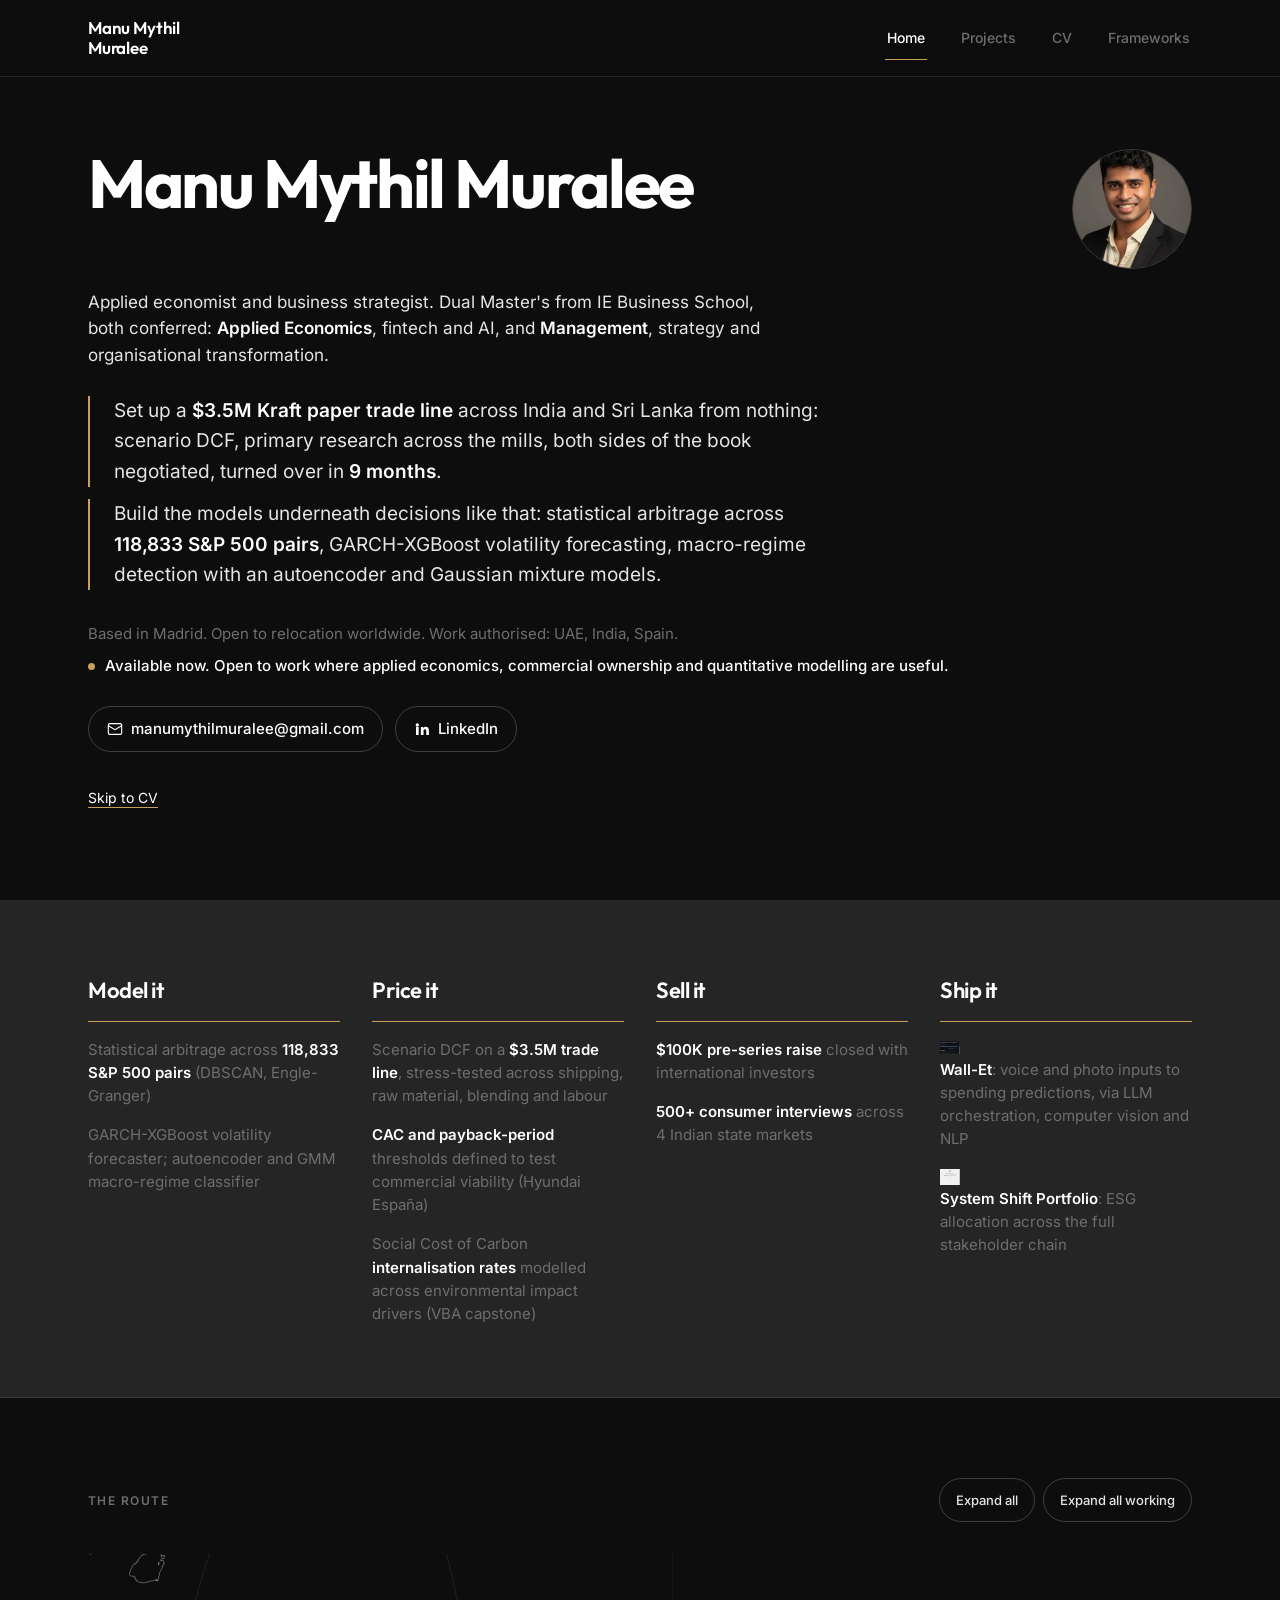
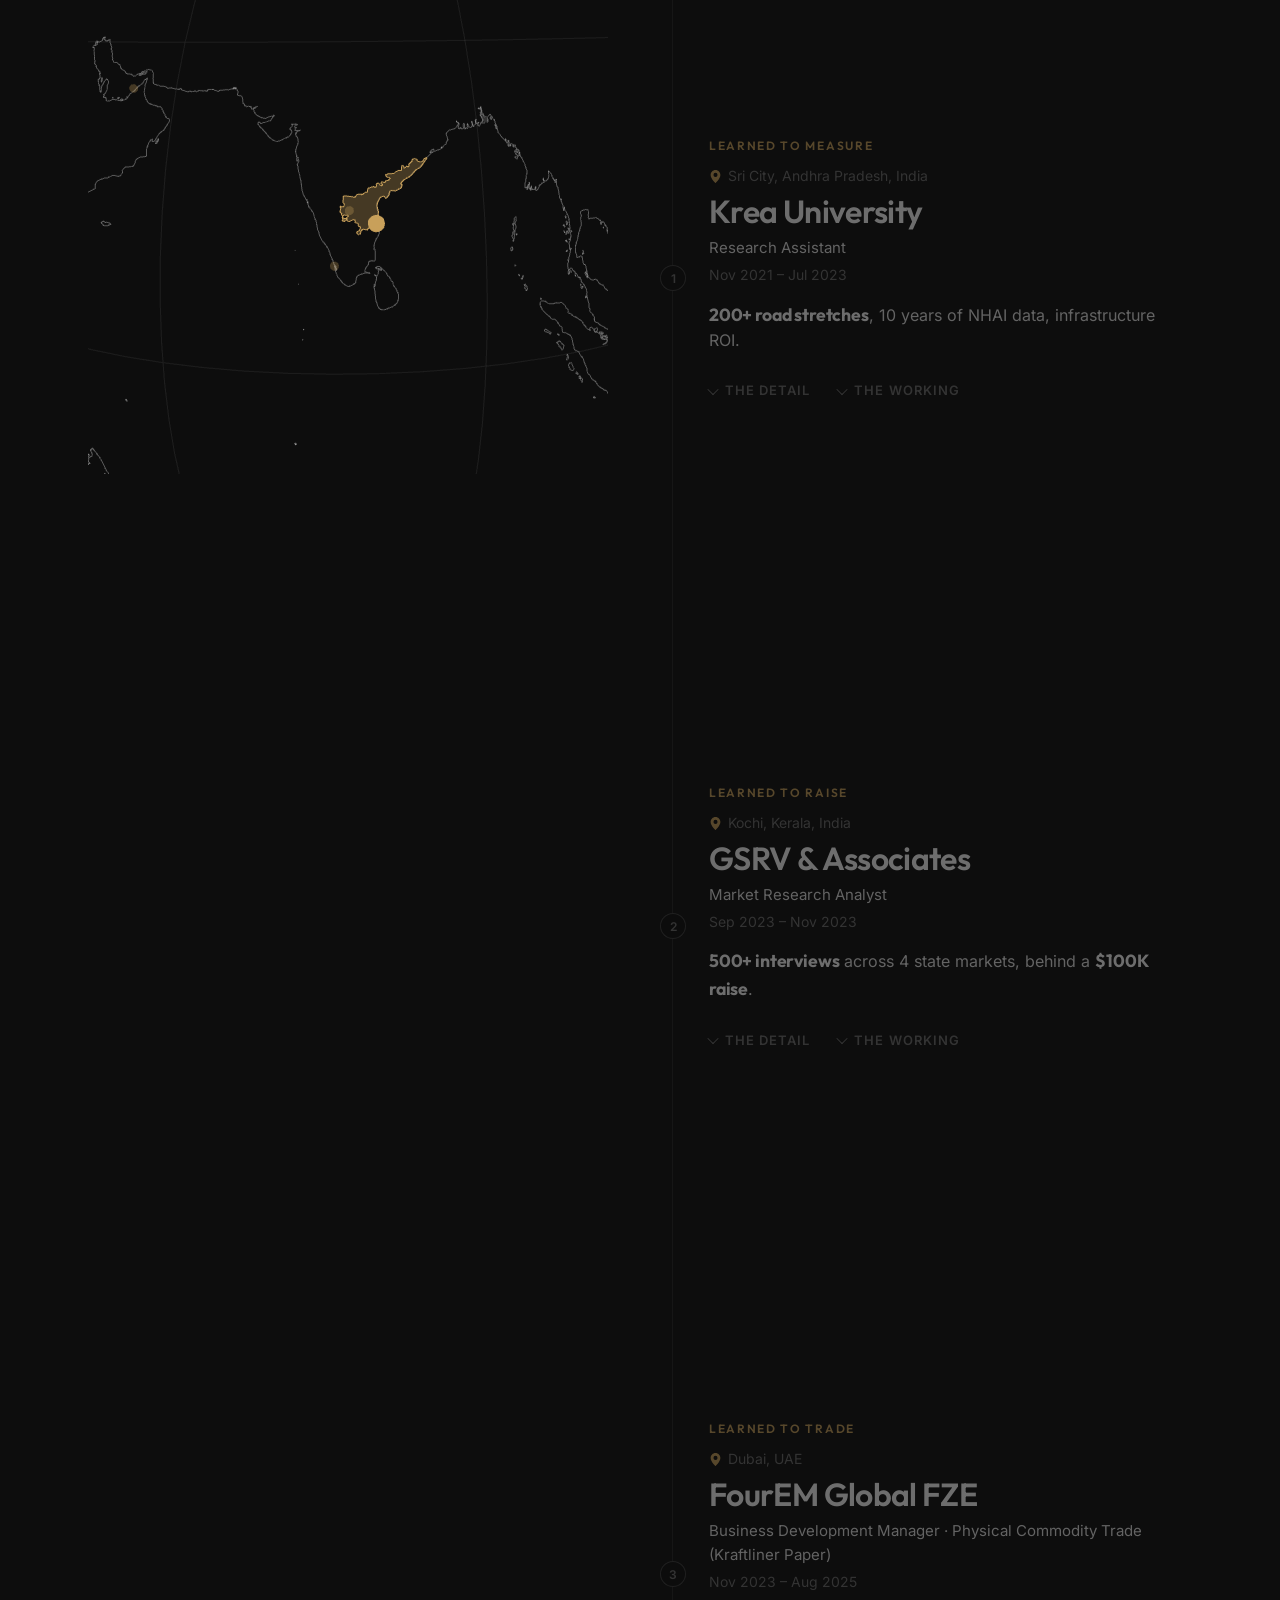
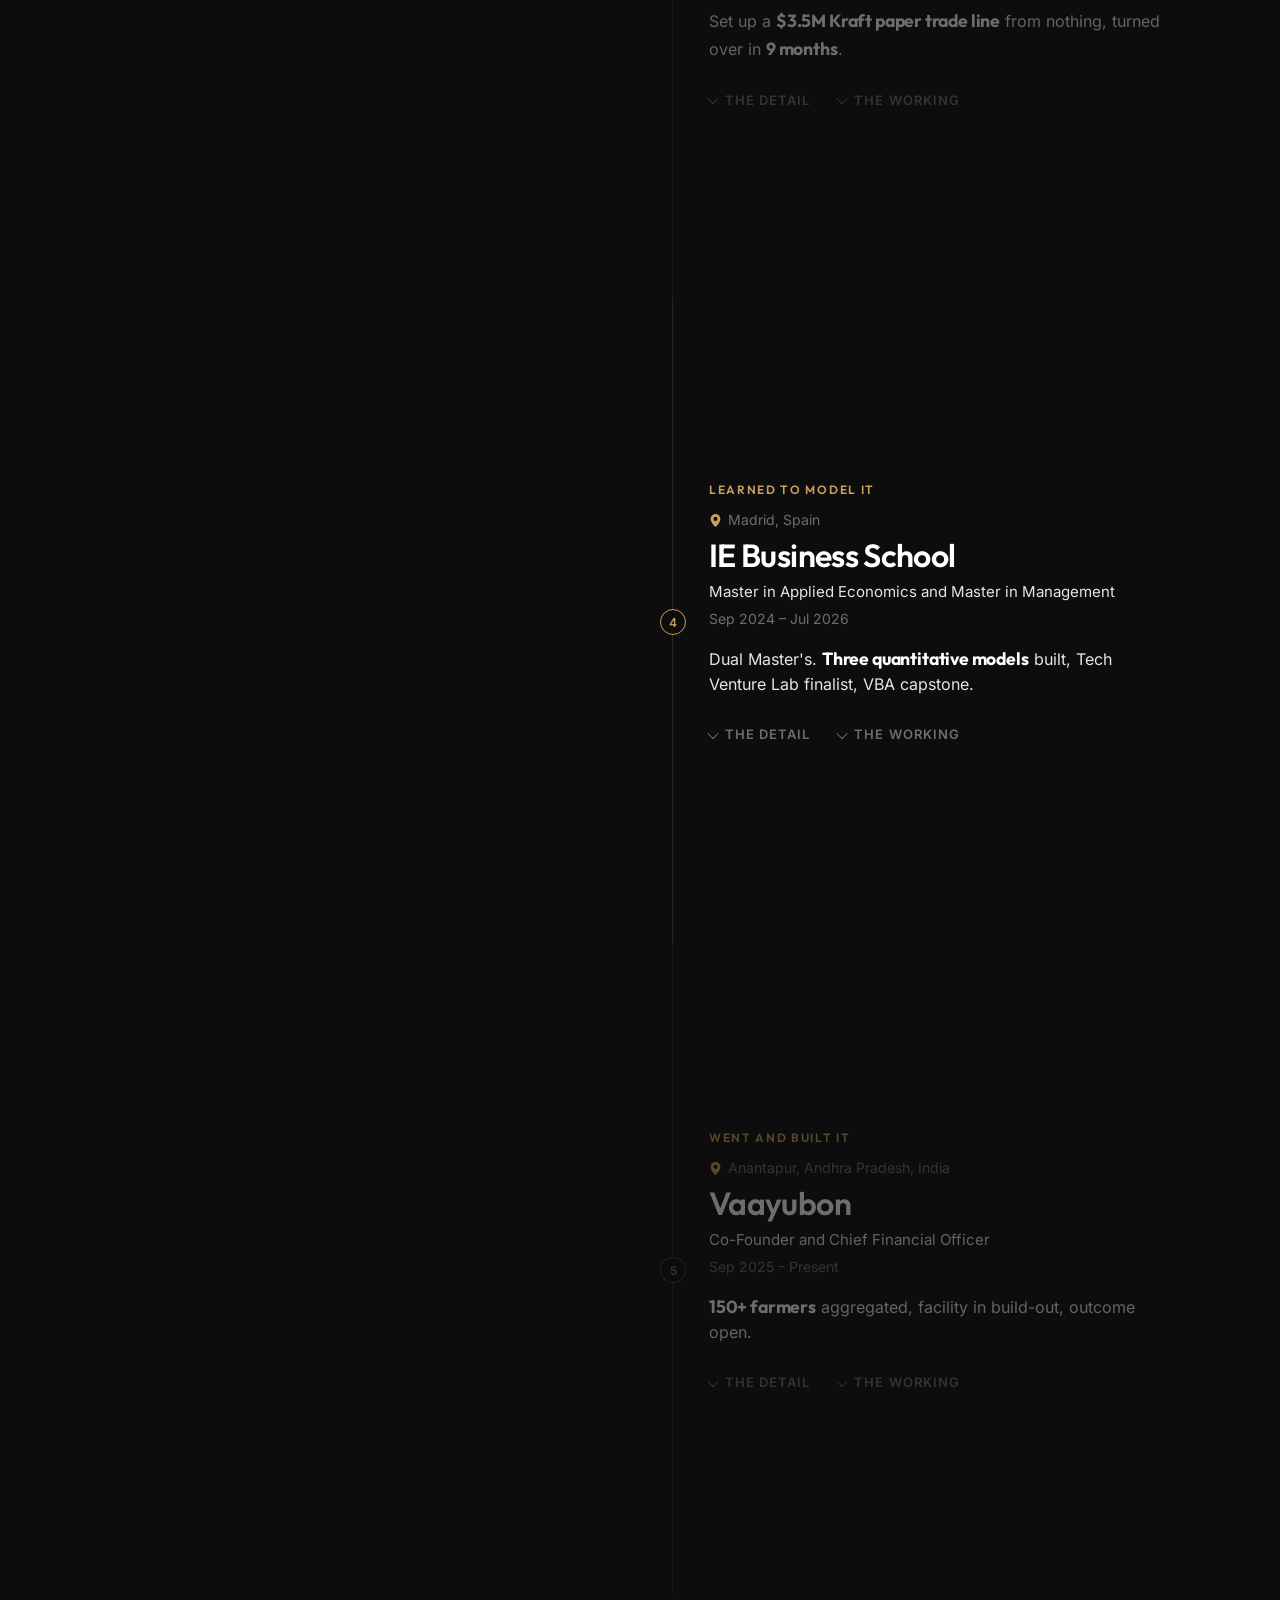
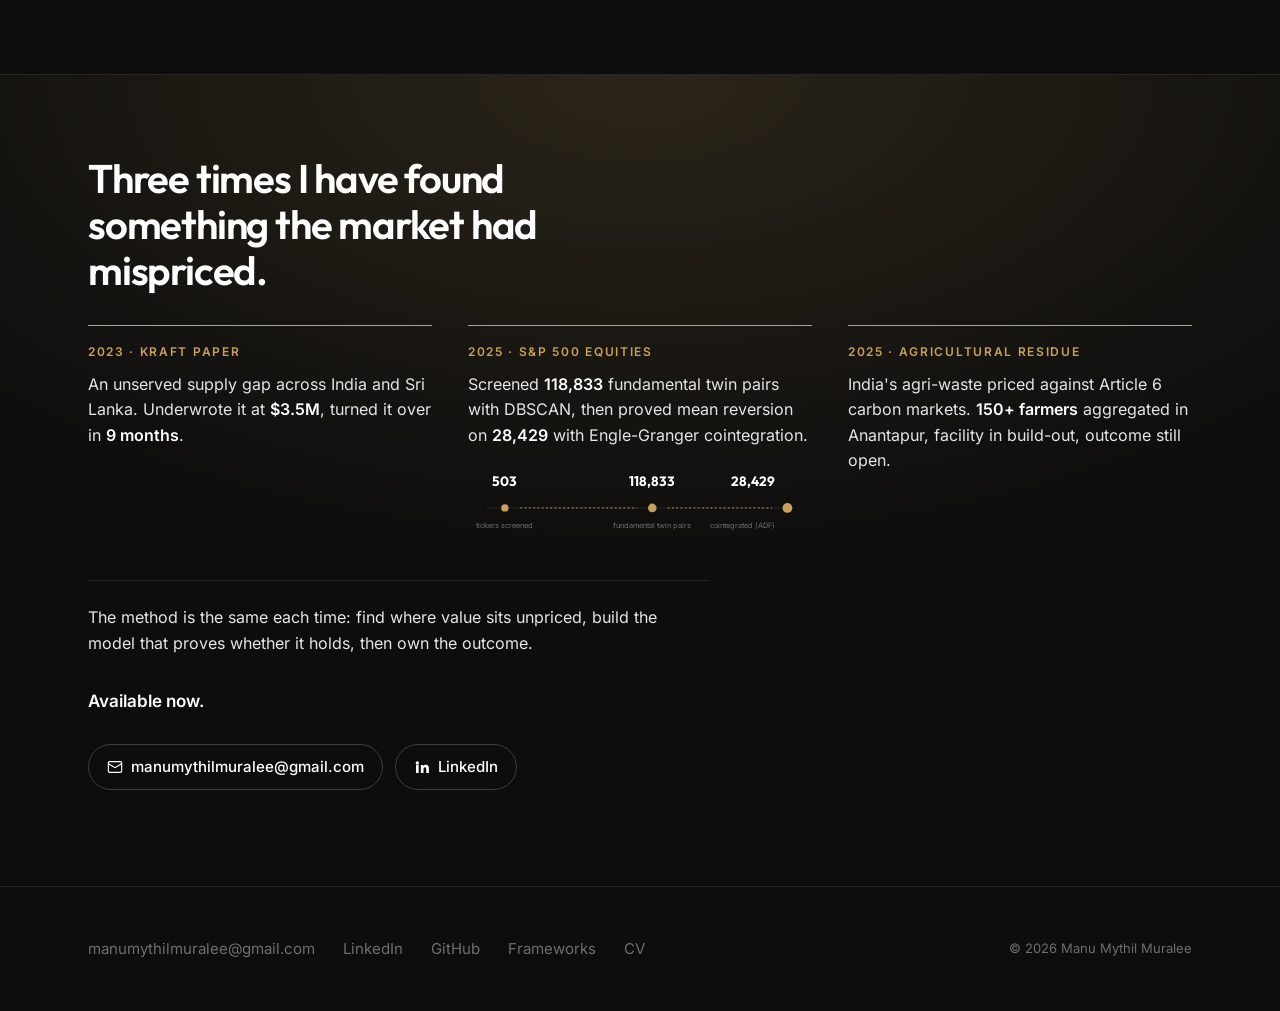
<file: about.html>
<!DOCTYPE html>
<html lang="en">

<head>
  <meta charset="UTF-8">
  <meta name="viewport" content="width=device-width, initial-scale=1.0">
  <title>Moved · Manu Mythil Muralee</title>
  <link rel="canonical" href="https://manumythilmuralee.com/index.html">
  <meta name="robots" content="noindex, follow">
  <meta http-equiv="refresh" content="0; url=index.html">
  <link rel="stylesheet" href="css/style.css">
  <link rel="stylesheet" href="css/site.css">
  <link rel="icon"
    href="data:image/svg+xml,<svg xmlns='http://www.w3.org/2000/svg' viewBox='0 0 100 100'><text y='.9em' font-size='90'>M</text></svg>">
  <script>window.location.replace('index.html');</script>
</head>

<body>
  <main class="redirect">
    <div class="redirect__inner">
      <h1 class="redirect__title">This page has moved</h1>
      <p class="redirect__text">The story now runs on the home page, told through the five places the work happened.</p>
      <a class="btn btn--primary" href="index.html">Continue <span class="btn__arrow">&rarr;</span></a>
    </div>
  </main>
</body>

</html>
</file>
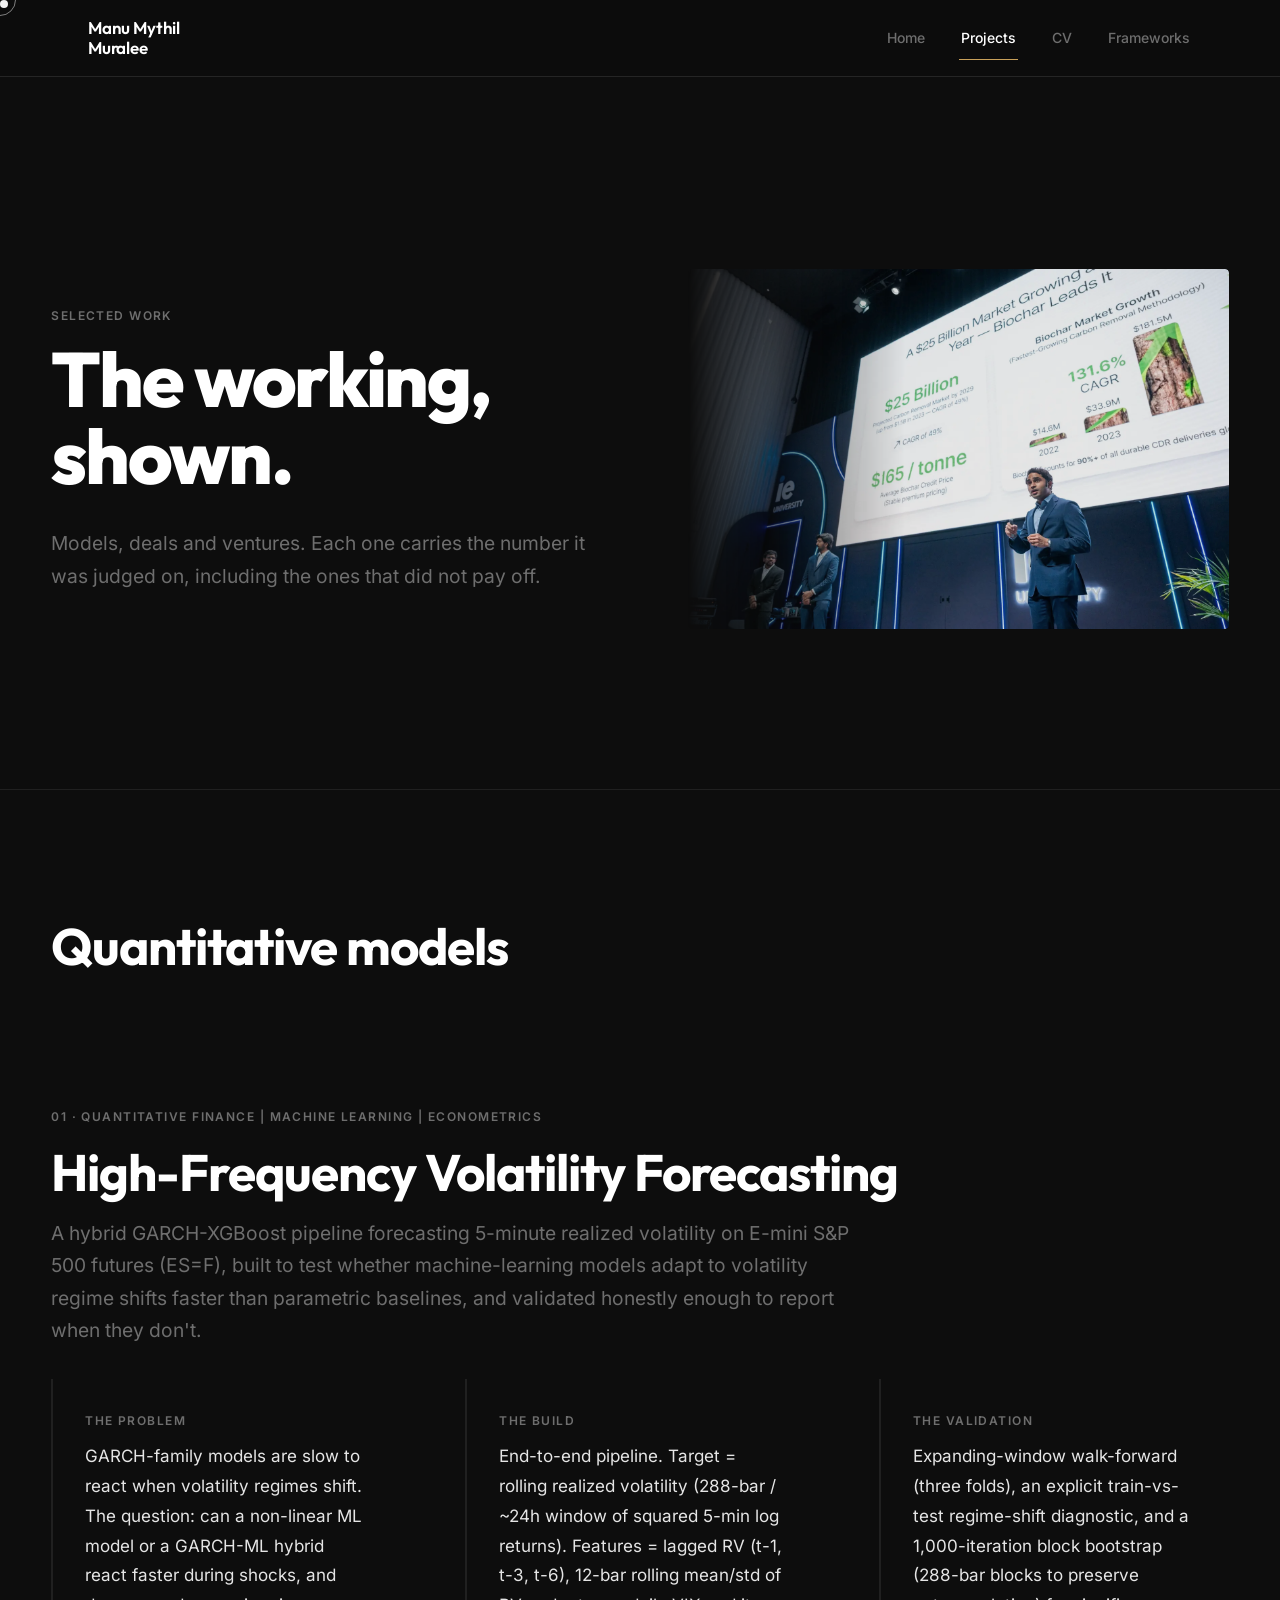
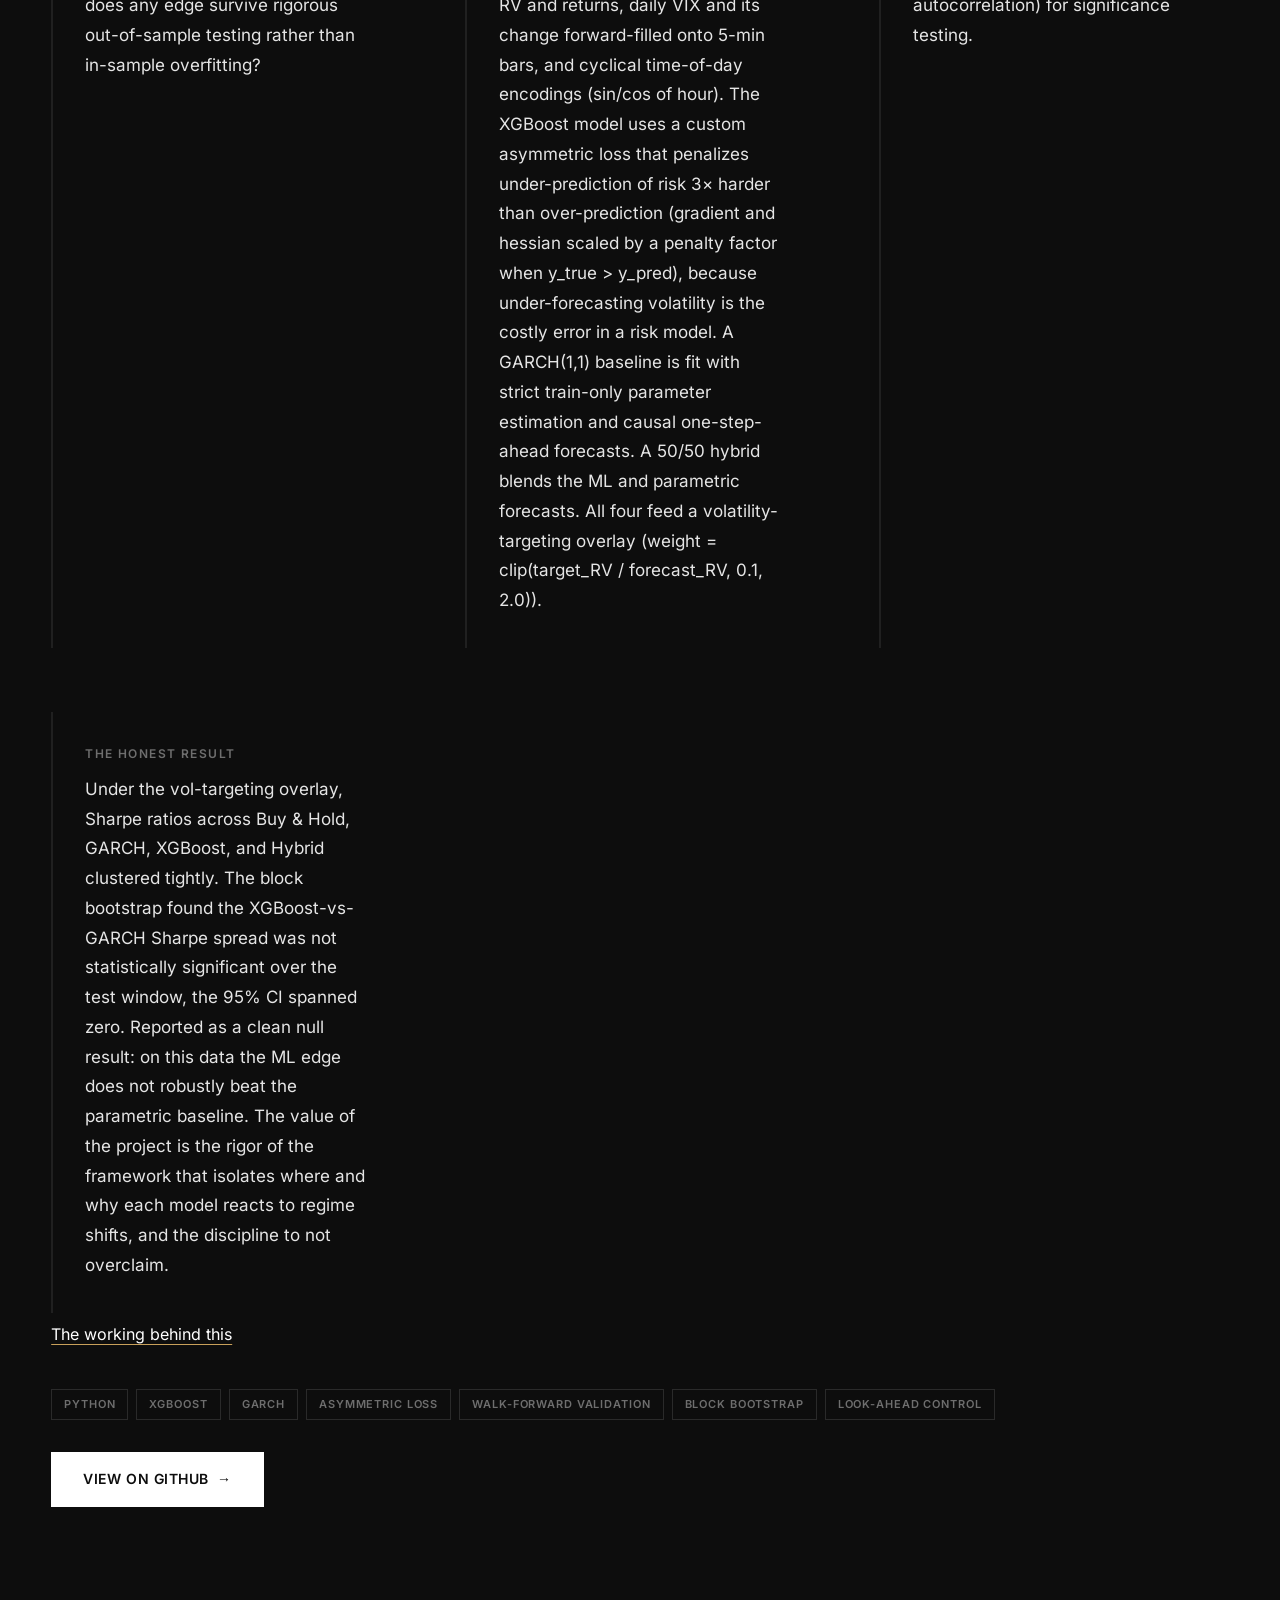
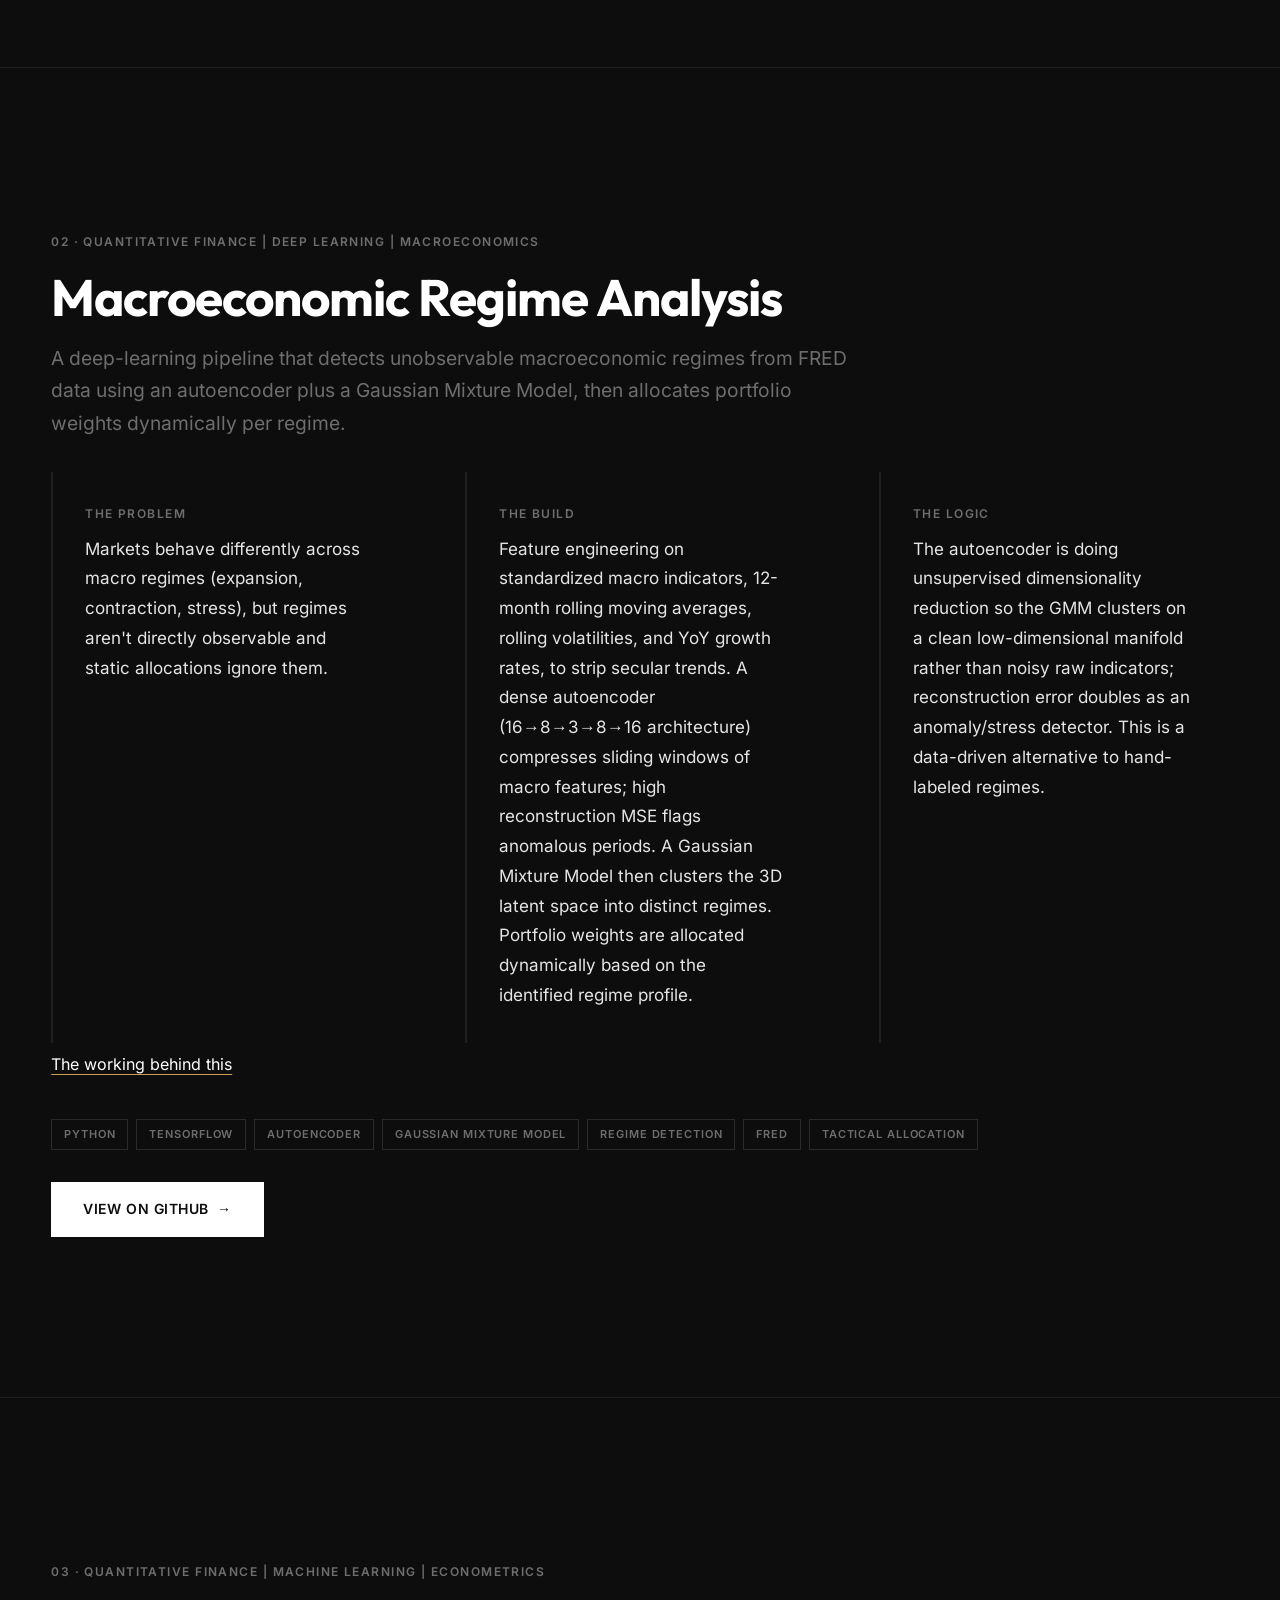
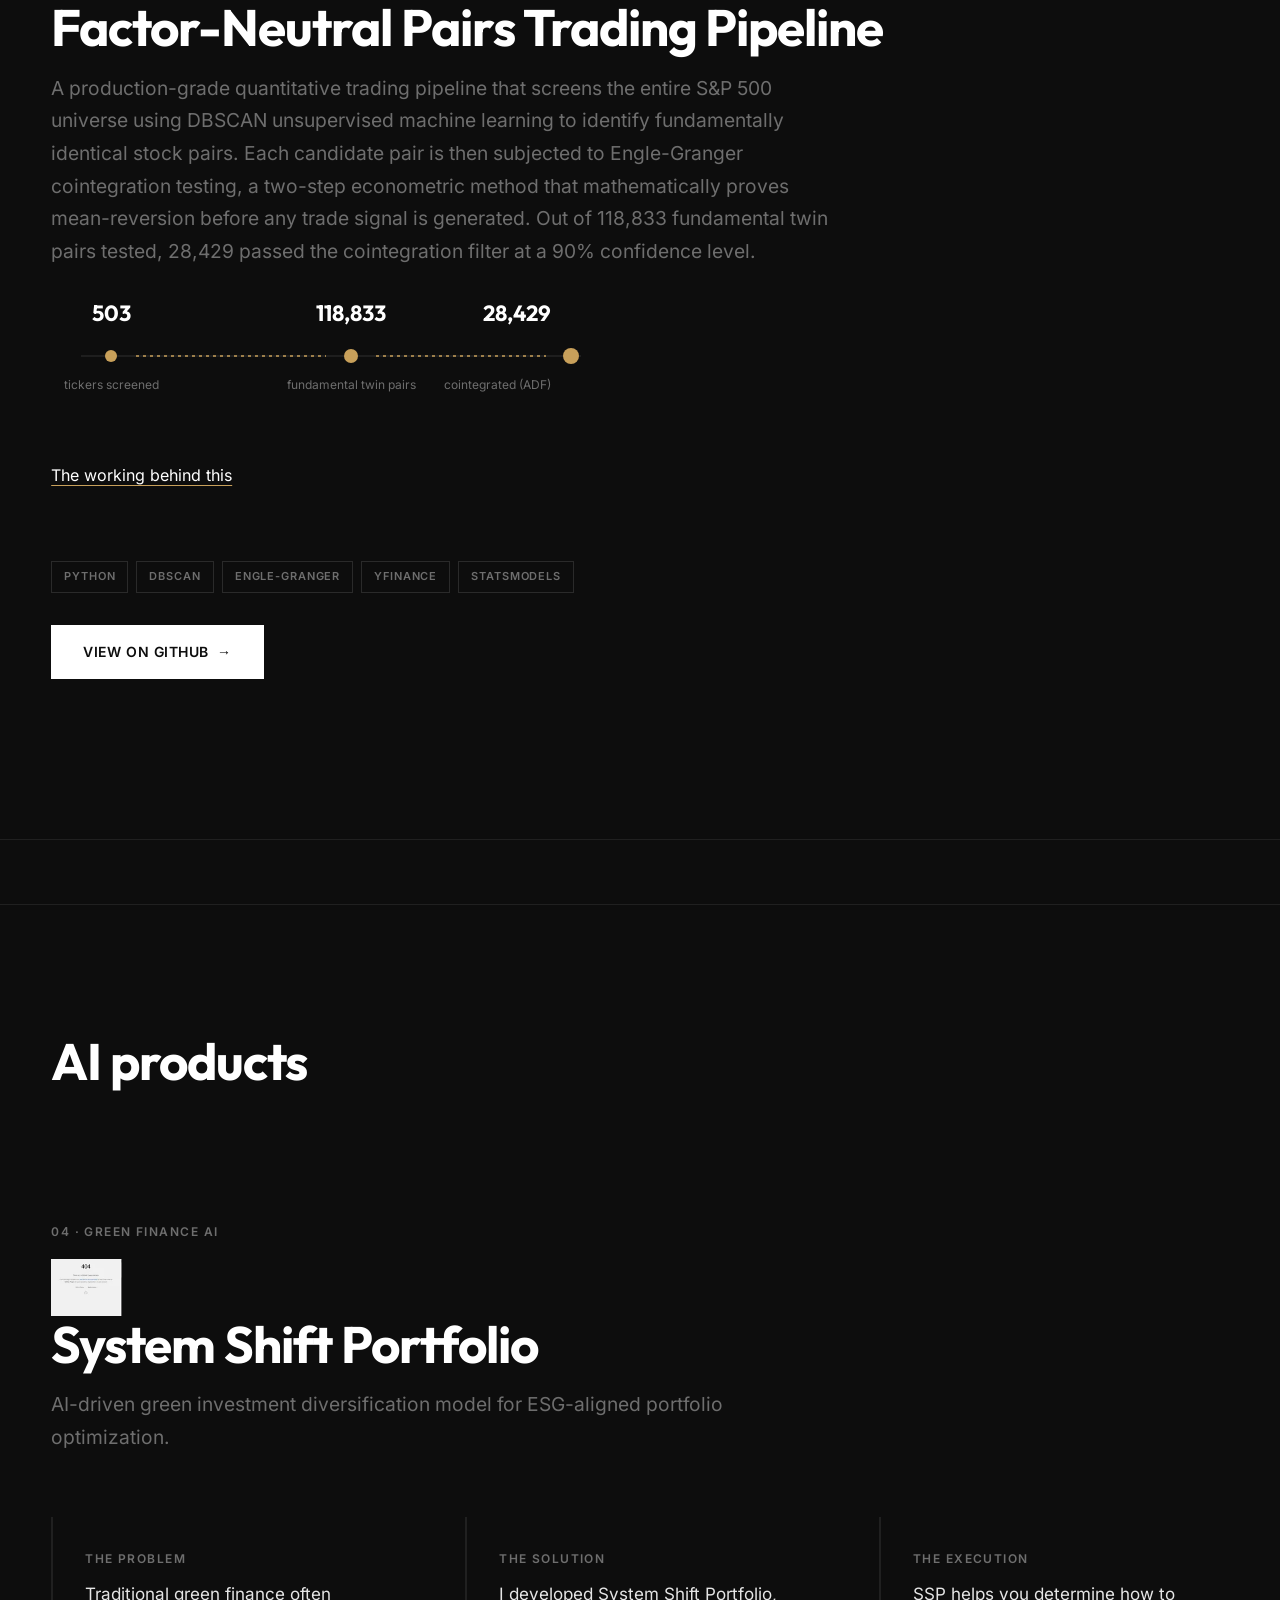
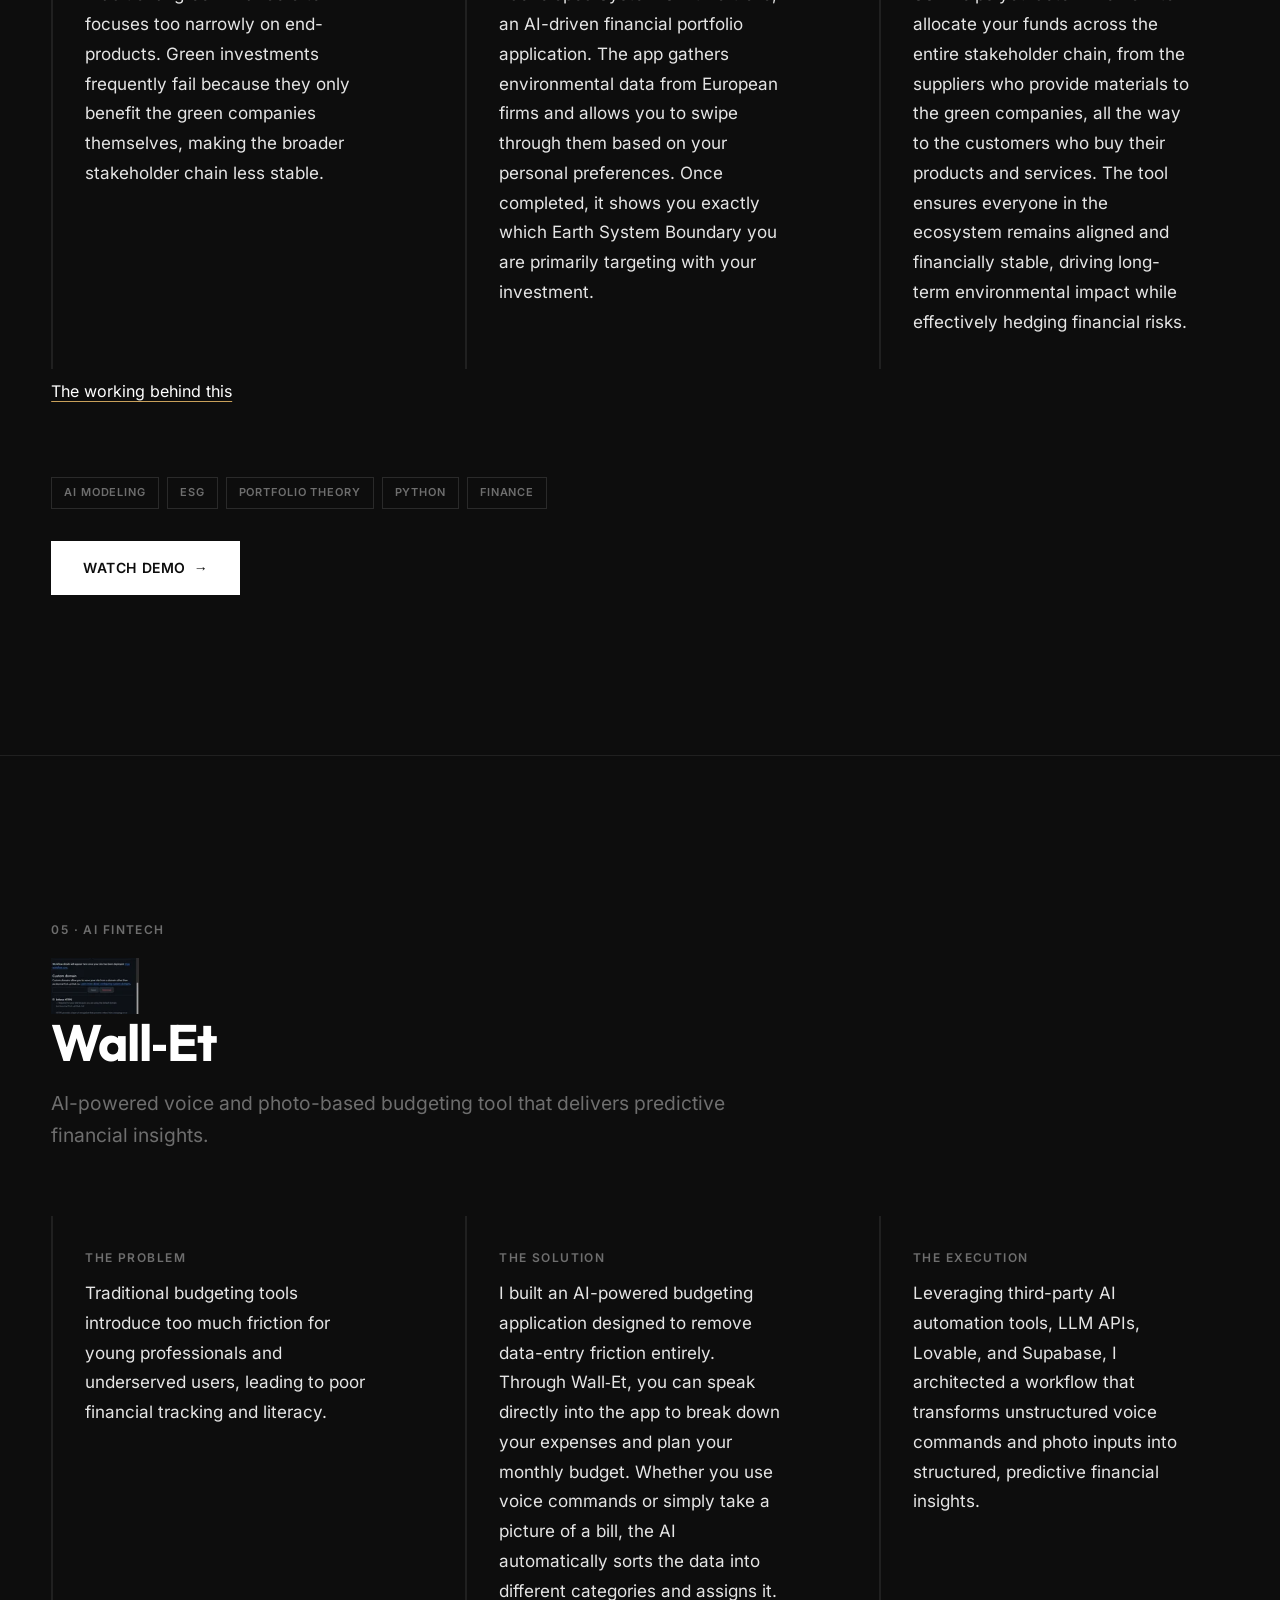
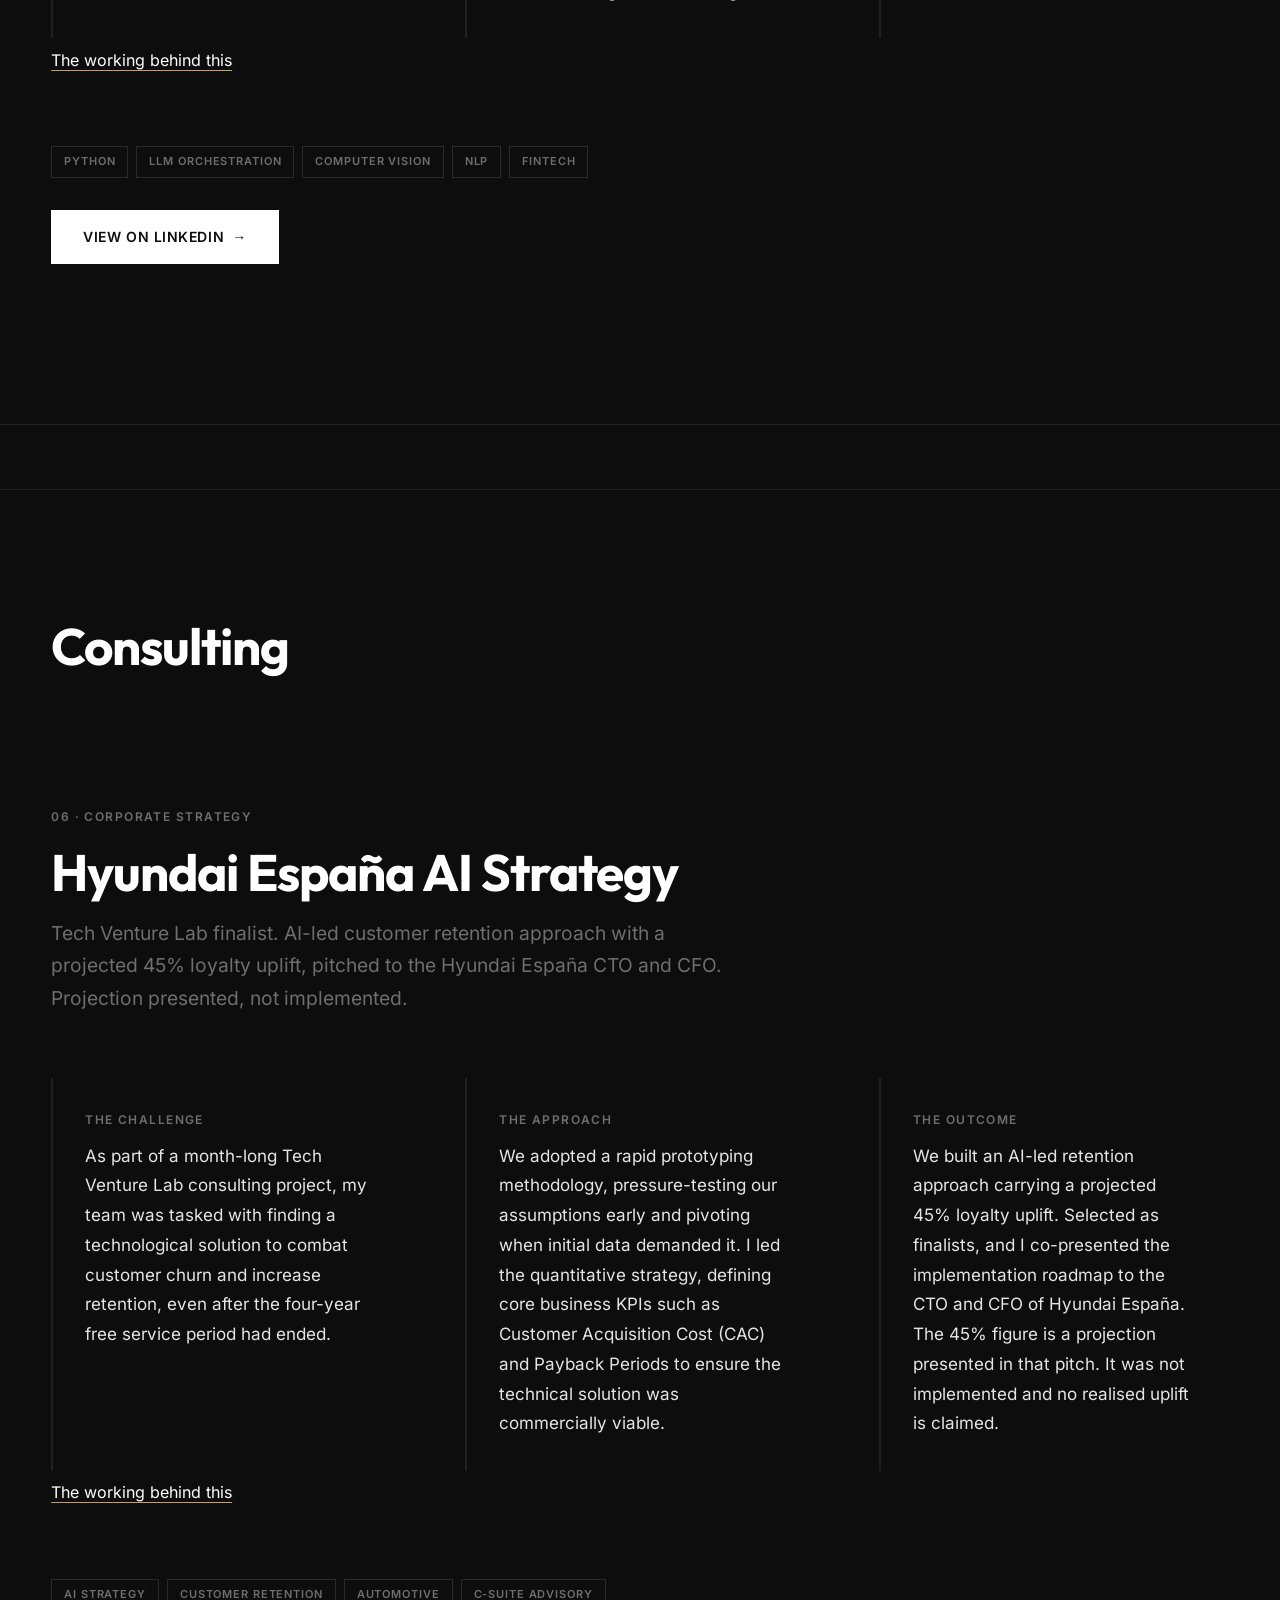
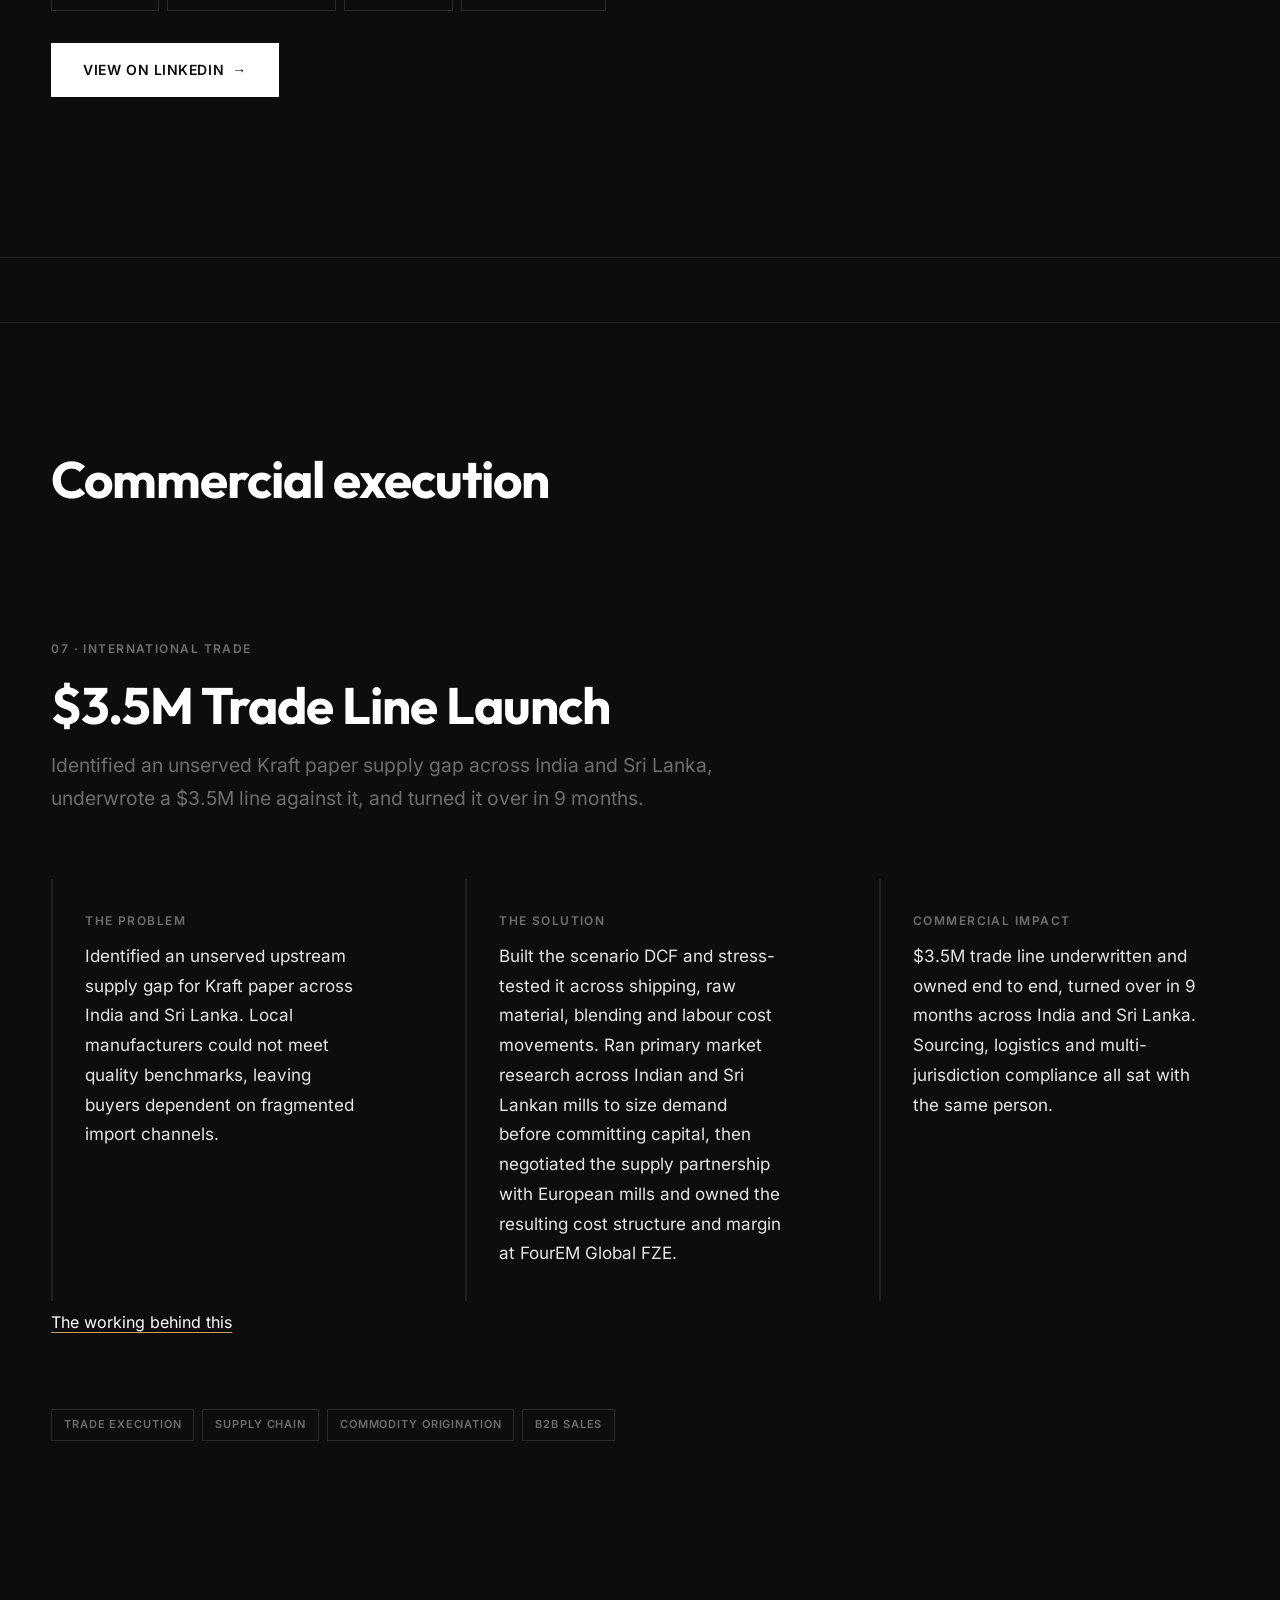
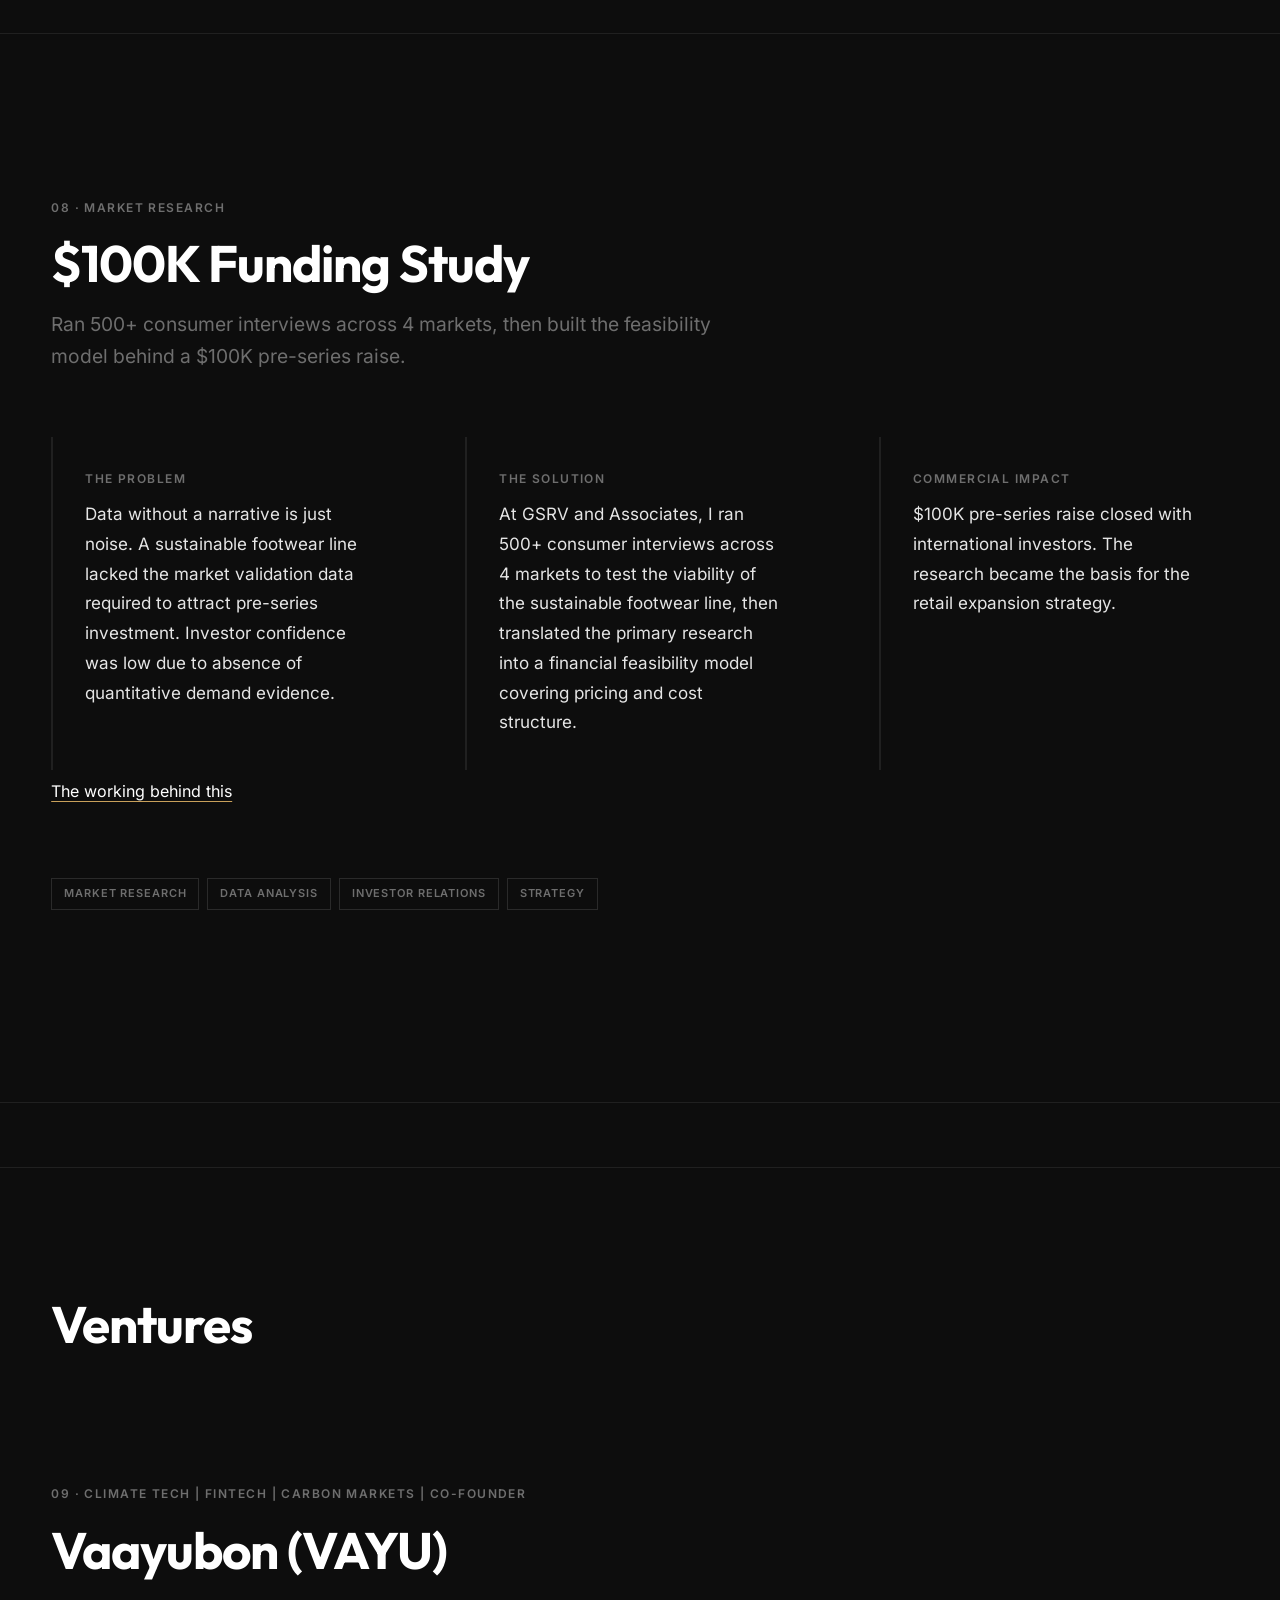
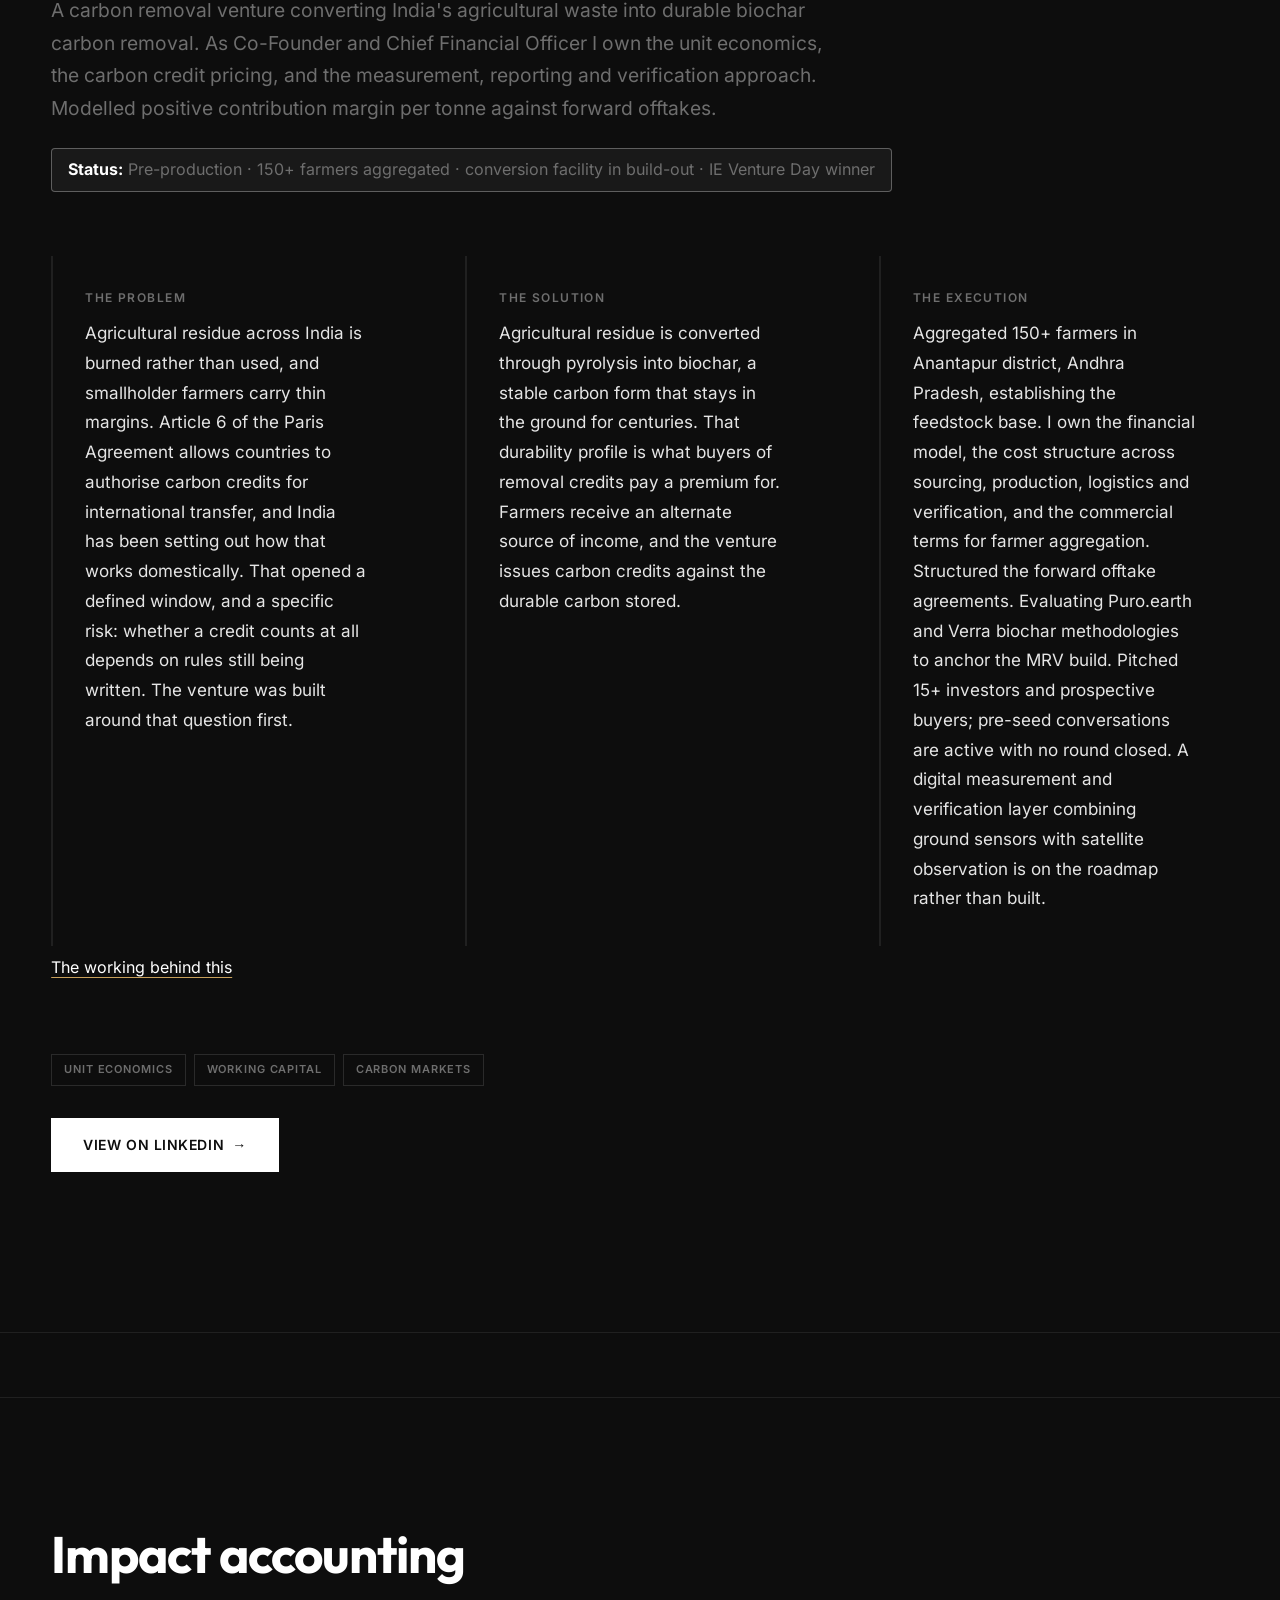
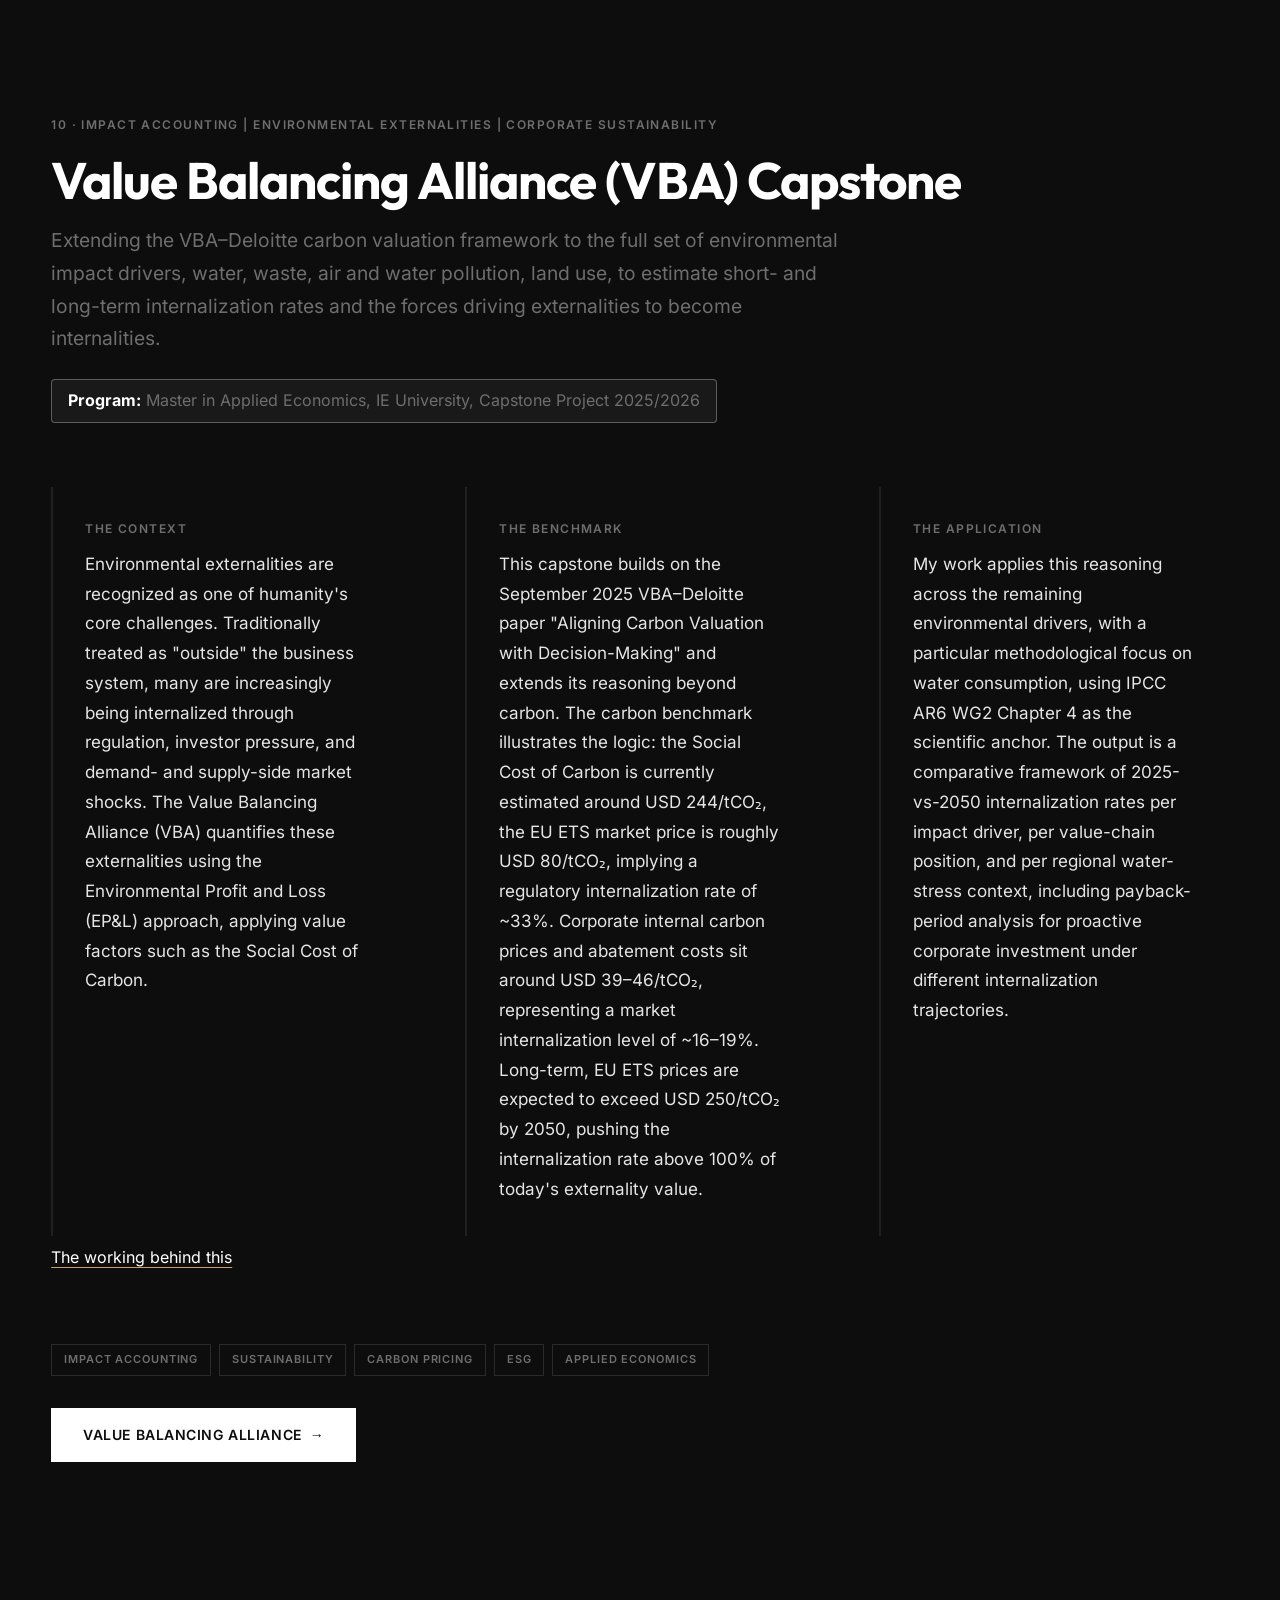
<file: ai-tools.html>
<!DOCTYPE html>
<html lang="en">

<head>
  <meta charset="UTF-8">
  <meta name="viewport" content="width=device-width, initial-scale=1.0">
  <title>Moved · Manu Mythil Muralee</title>
  <link rel="canonical" href="https://manumythilmuralee.com/projects.html">
  <meta name="robots" content="noindex, follow">
  <meta http-equiv="refresh" content="0; url=projects.html">
  <link rel="stylesheet" href="css/style.css">
  <link rel="stylesheet" href="css/site.css">
  <link rel="icon"
    href="data:image/svg+xml,<svg xmlns='http://www.w3.org/2000/svg' viewBox='0 0 100 100'><text y='.9em' font-size='90'>M</text></svg>">
  <script>window.location.replace('projects.html');</script>
</head>

<body>
  <main class="redirect">
    <div class="redirect__inner">
      <h1 class="redirect__title">This page has moved</h1>
      <p class="redirect__text">The tools are documented alongside the rest of the work on the projects page.</p>
      <a class="btn btn--primary" href="projects.html">Continue <span class="btn__arrow">&rarr;</span></a>
    </div>
  </main>
</body>

</html>
</file>
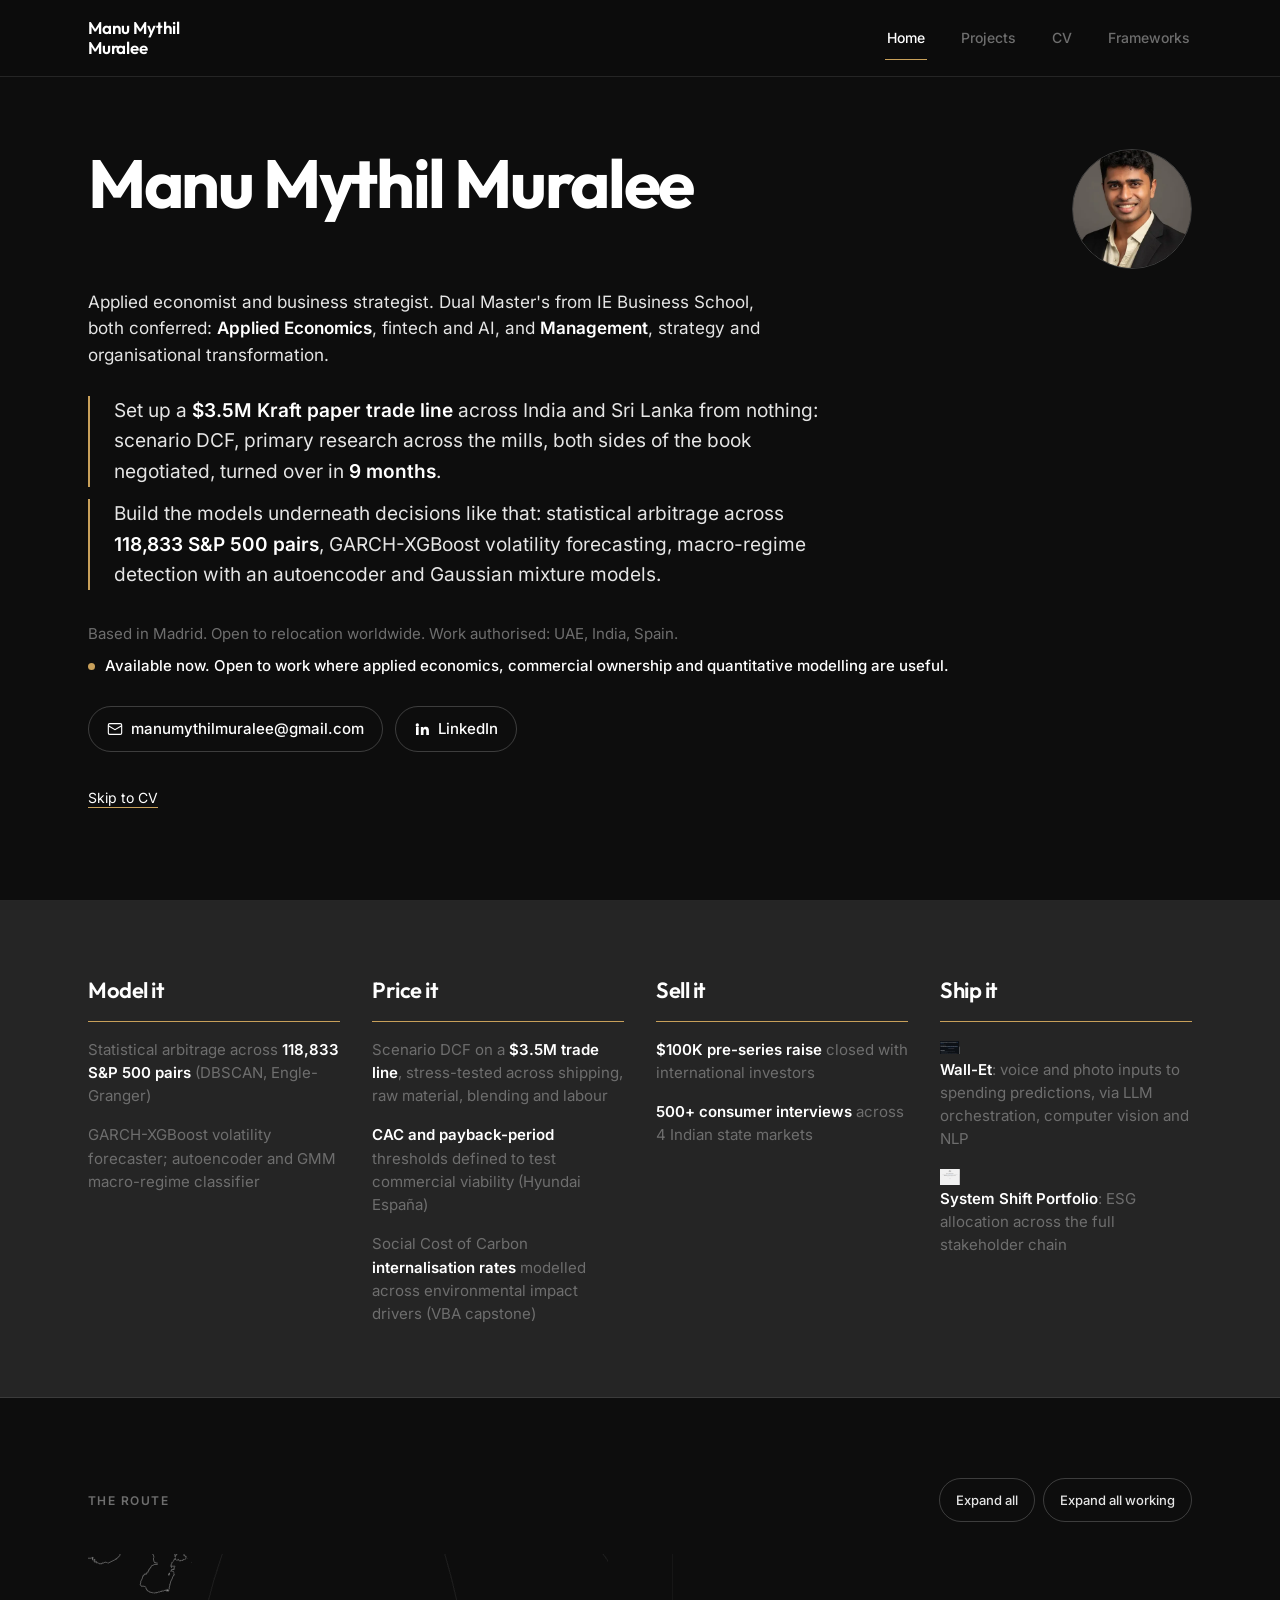
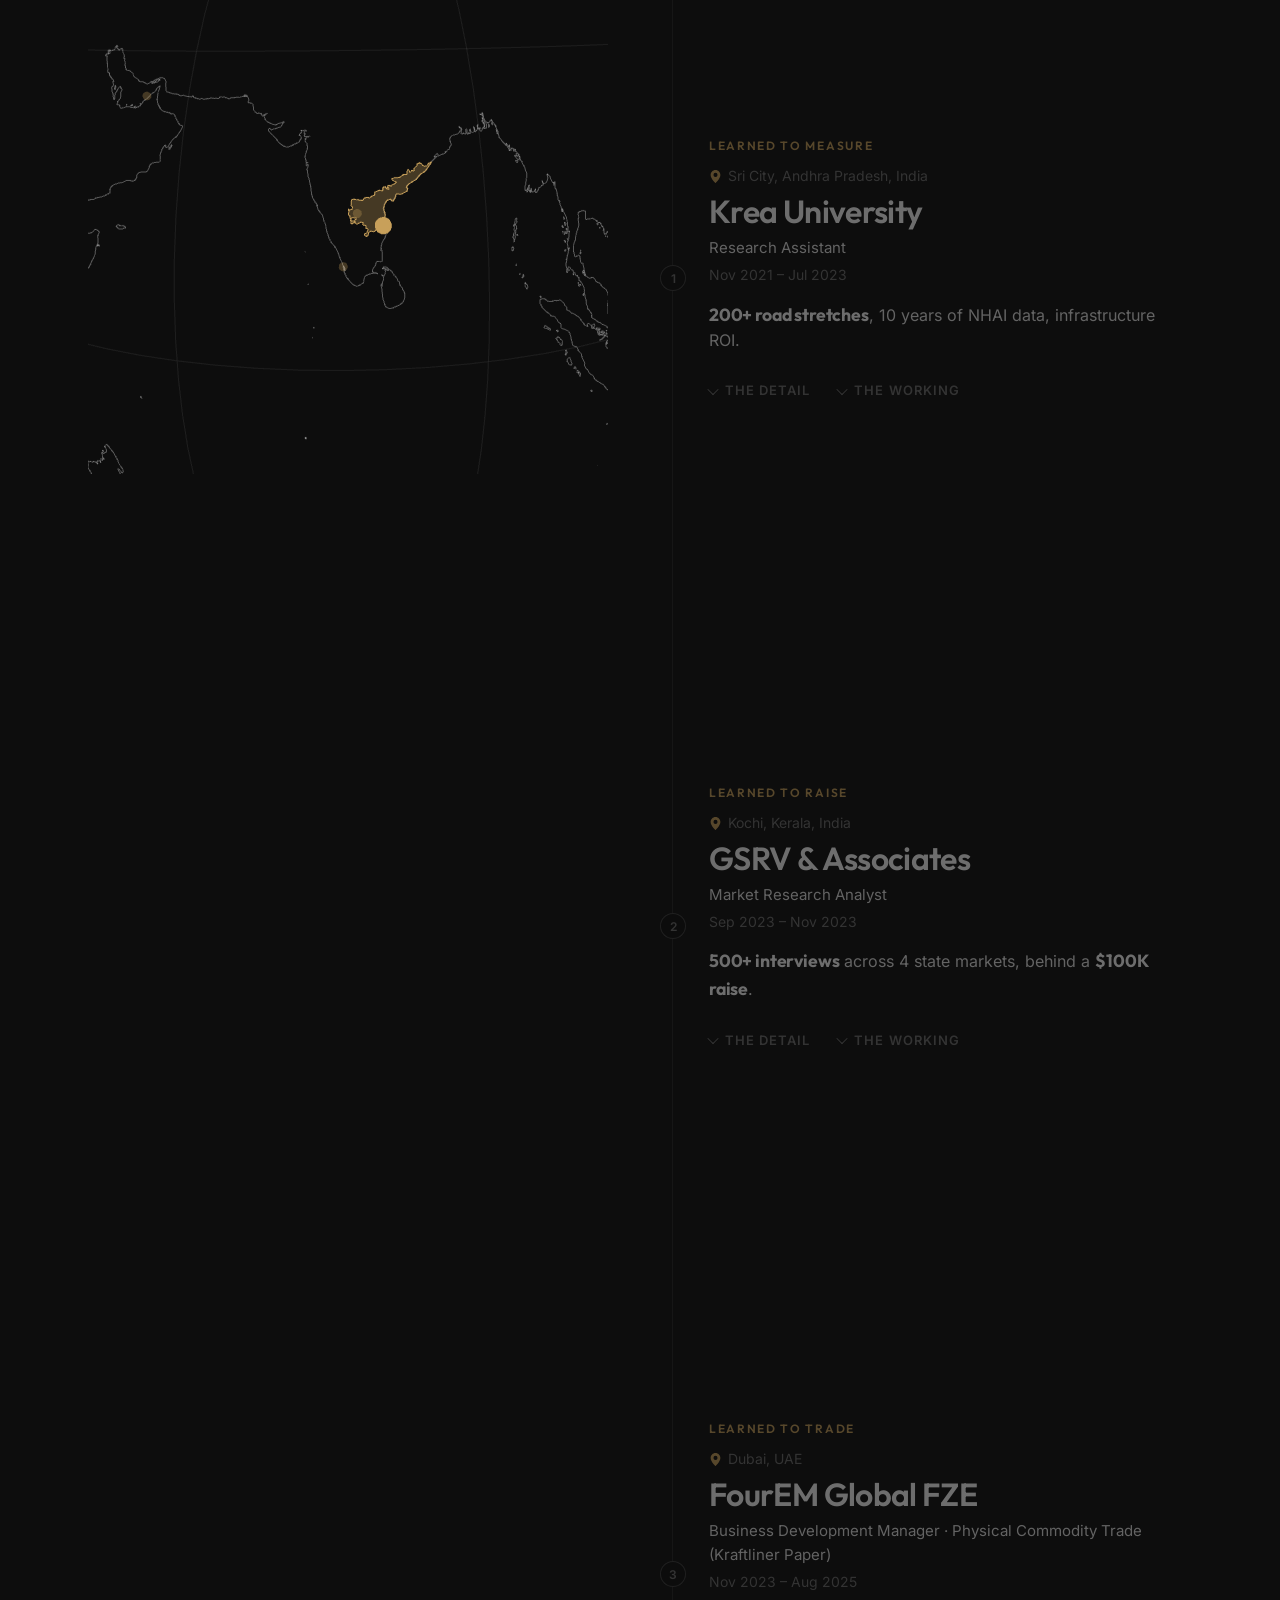
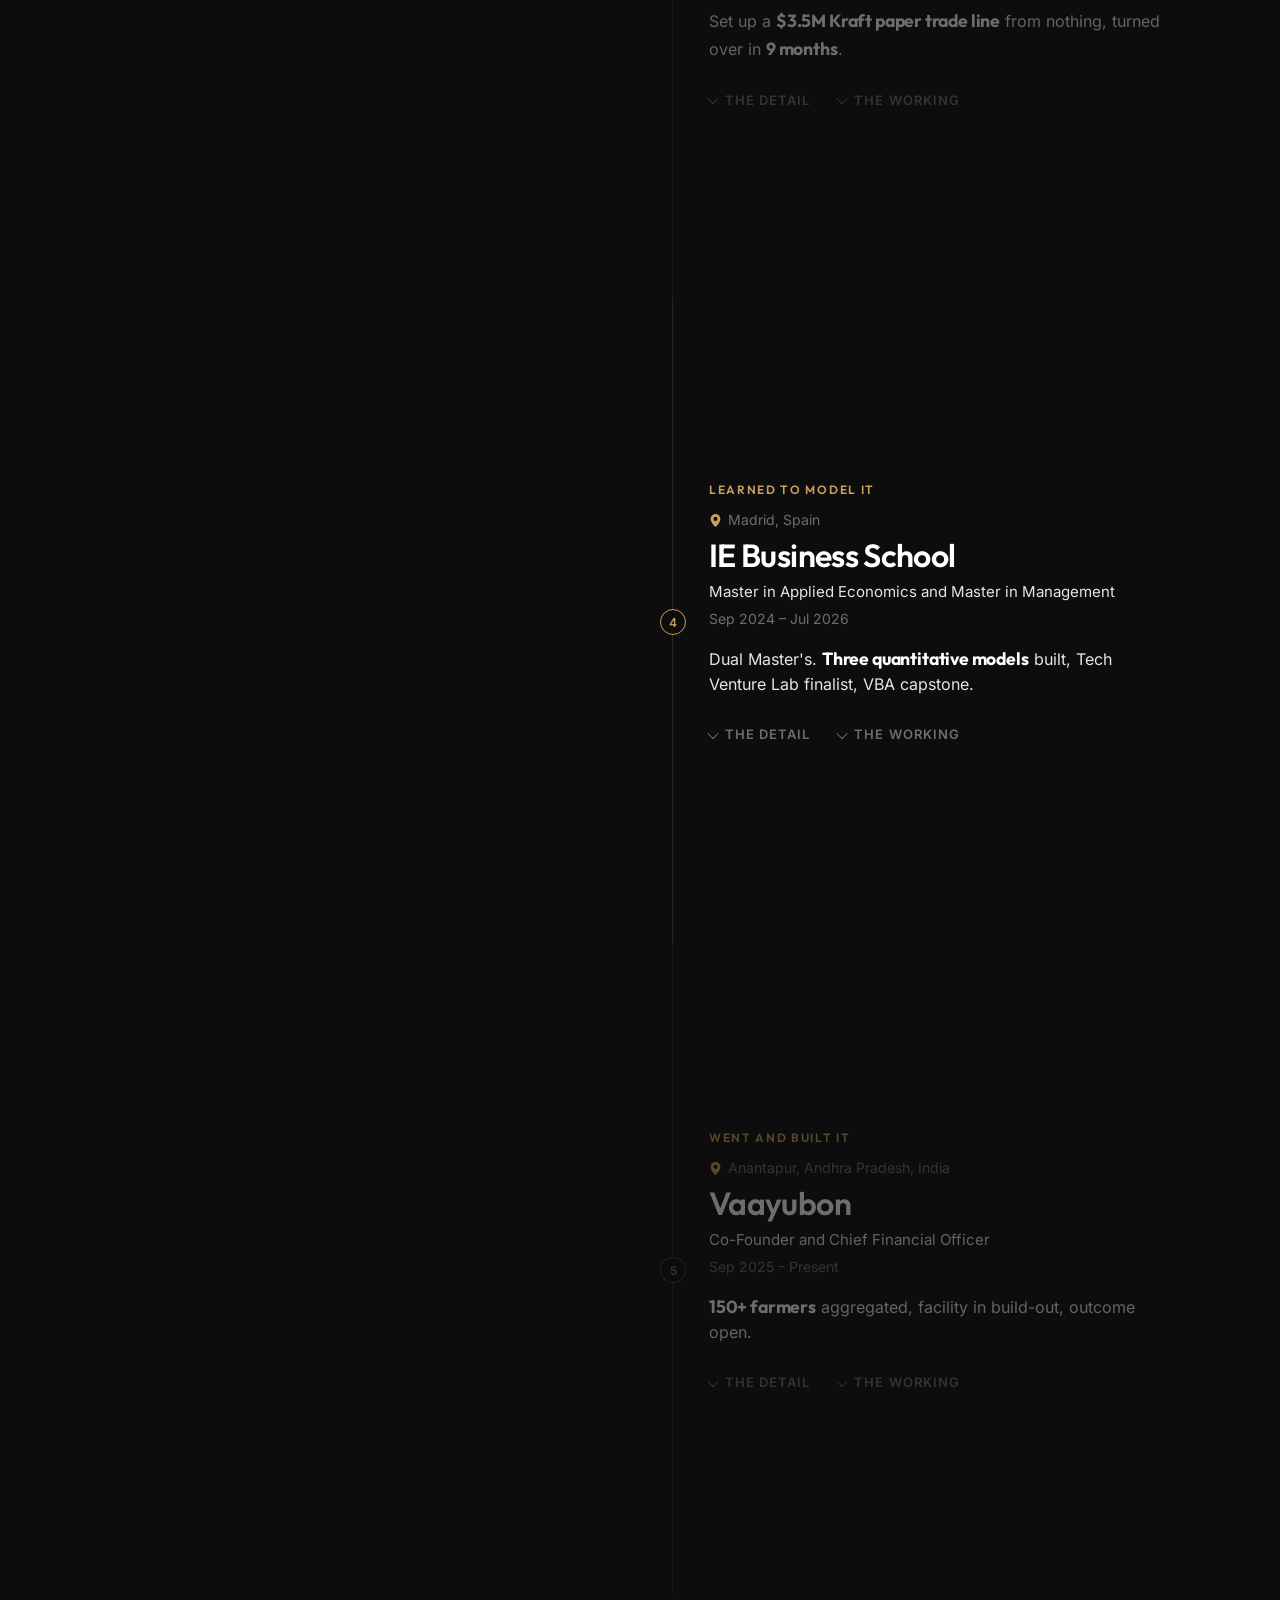
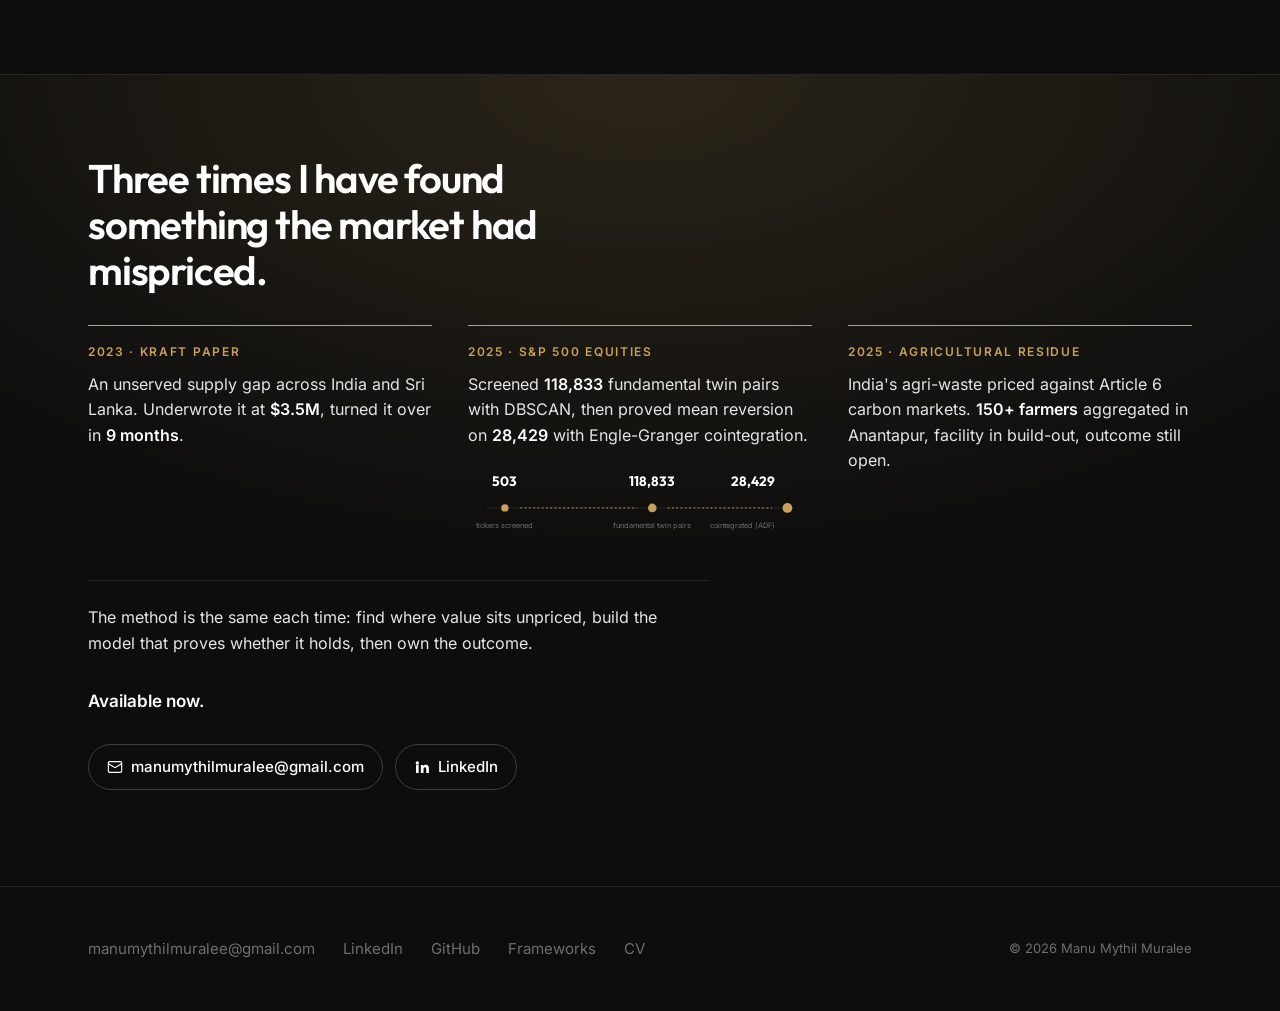
<file: contact.html>
<!DOCTYPE html>
<html lang="en">

<head>
  <meta charset="UTF-8">
  <meta name="viewport" content="width=device-width, initial-scale=1.0">
  <title>Moved · Manu Mythil Muralee</title>
  <link rel="canonical" href="https://manumythilmuralee.com/index.html">
  <meta name="robots" content="noindex, follow">
  <meta http-equiv="refresh" content="0; url=index.html">
  <link rel="stylesheet" href="css/style.css">
  <link rel="stylesheet" href="css/site.css">
  <link rel="icon"
    href="data:image/svg+xml,<svg xmlns='http://www.w3.org/2000/svg' viewBox='0 0 100 100'><text y='.9em' font-size='90'>M</text></svg>">
  <script>window.location.replace('index.html');</script>
</head>

<body>
  <main class="redirect">
    <div class="redirect__inner">
      <h1 class="redirect__title">This page has moved</h1>
      <p class="redirect__text">Contact details sit in the first screen of the home page and in the footer of every page.</p>
      <a class="btn btn--primary" href="index.html">Continue <span class="btn__arrow">&rarr;</span></a>
    </div>
  </main>
</body>

</html>
</file>
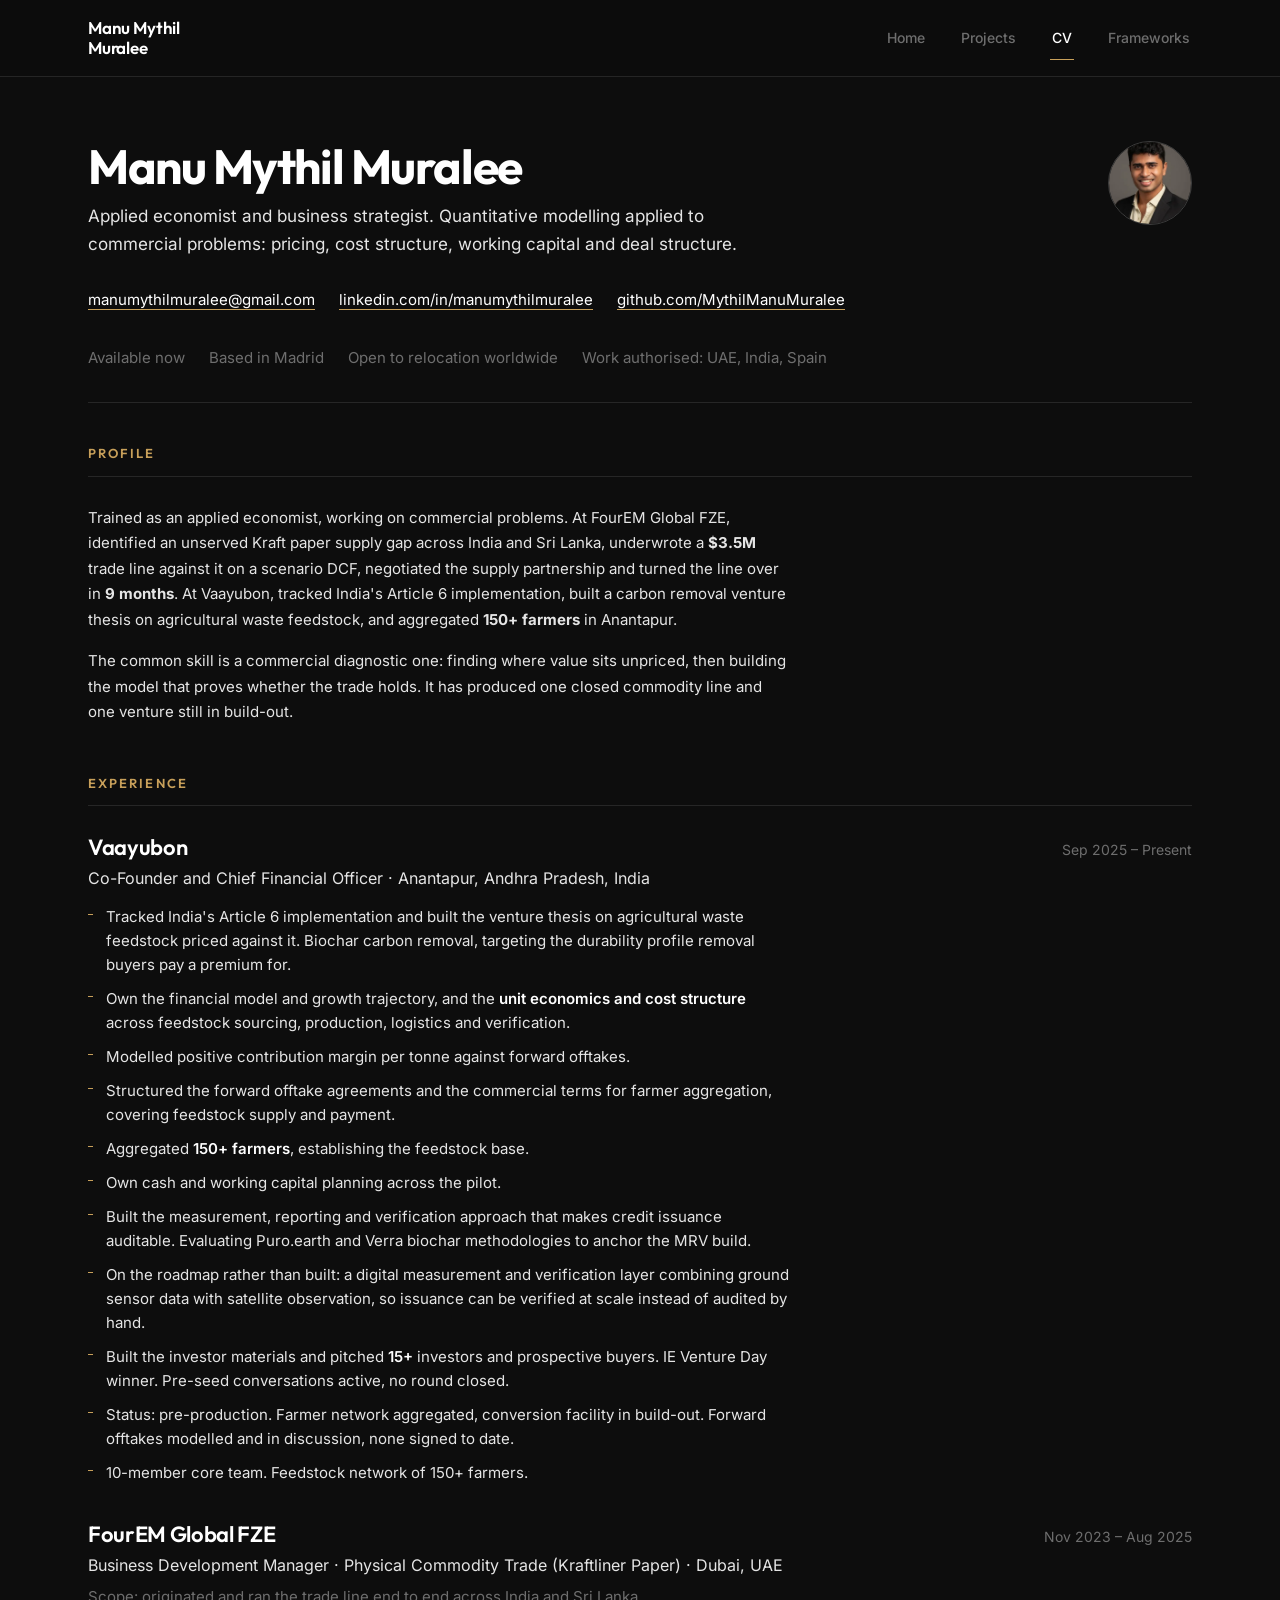
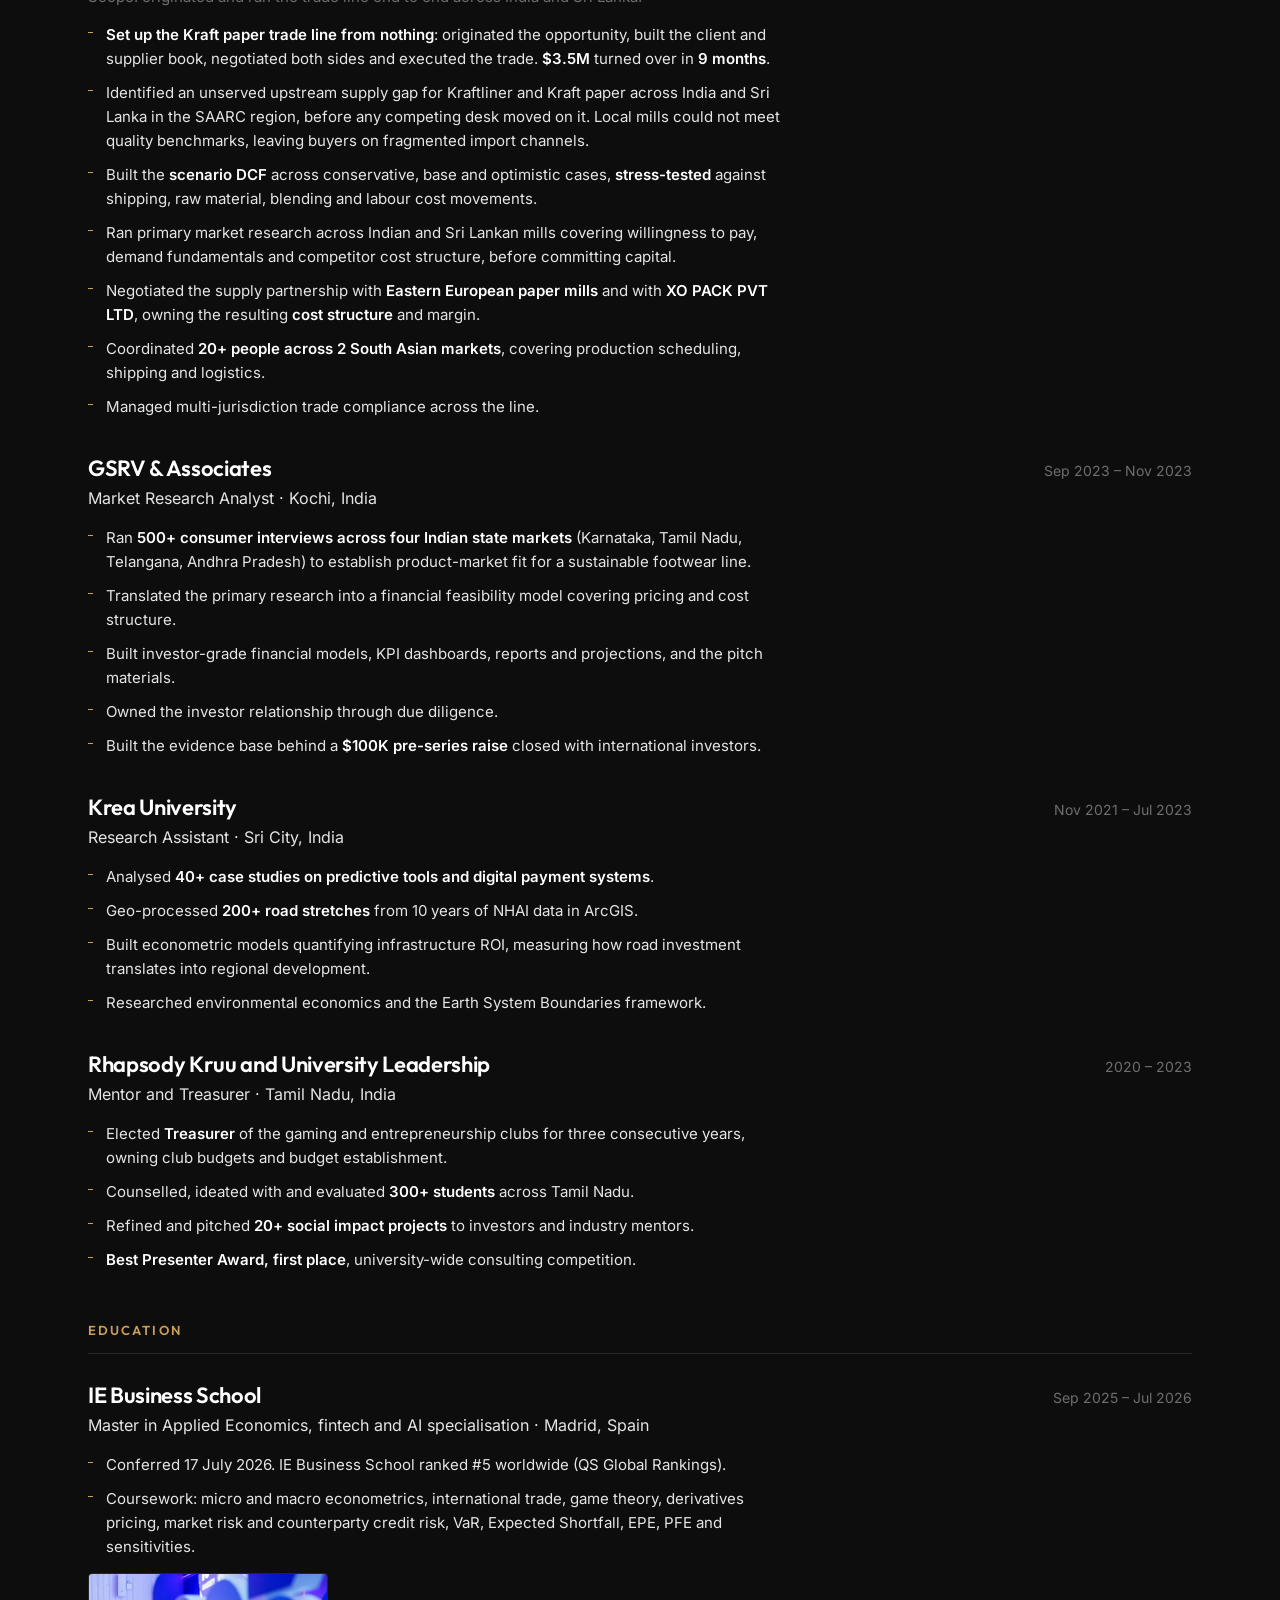
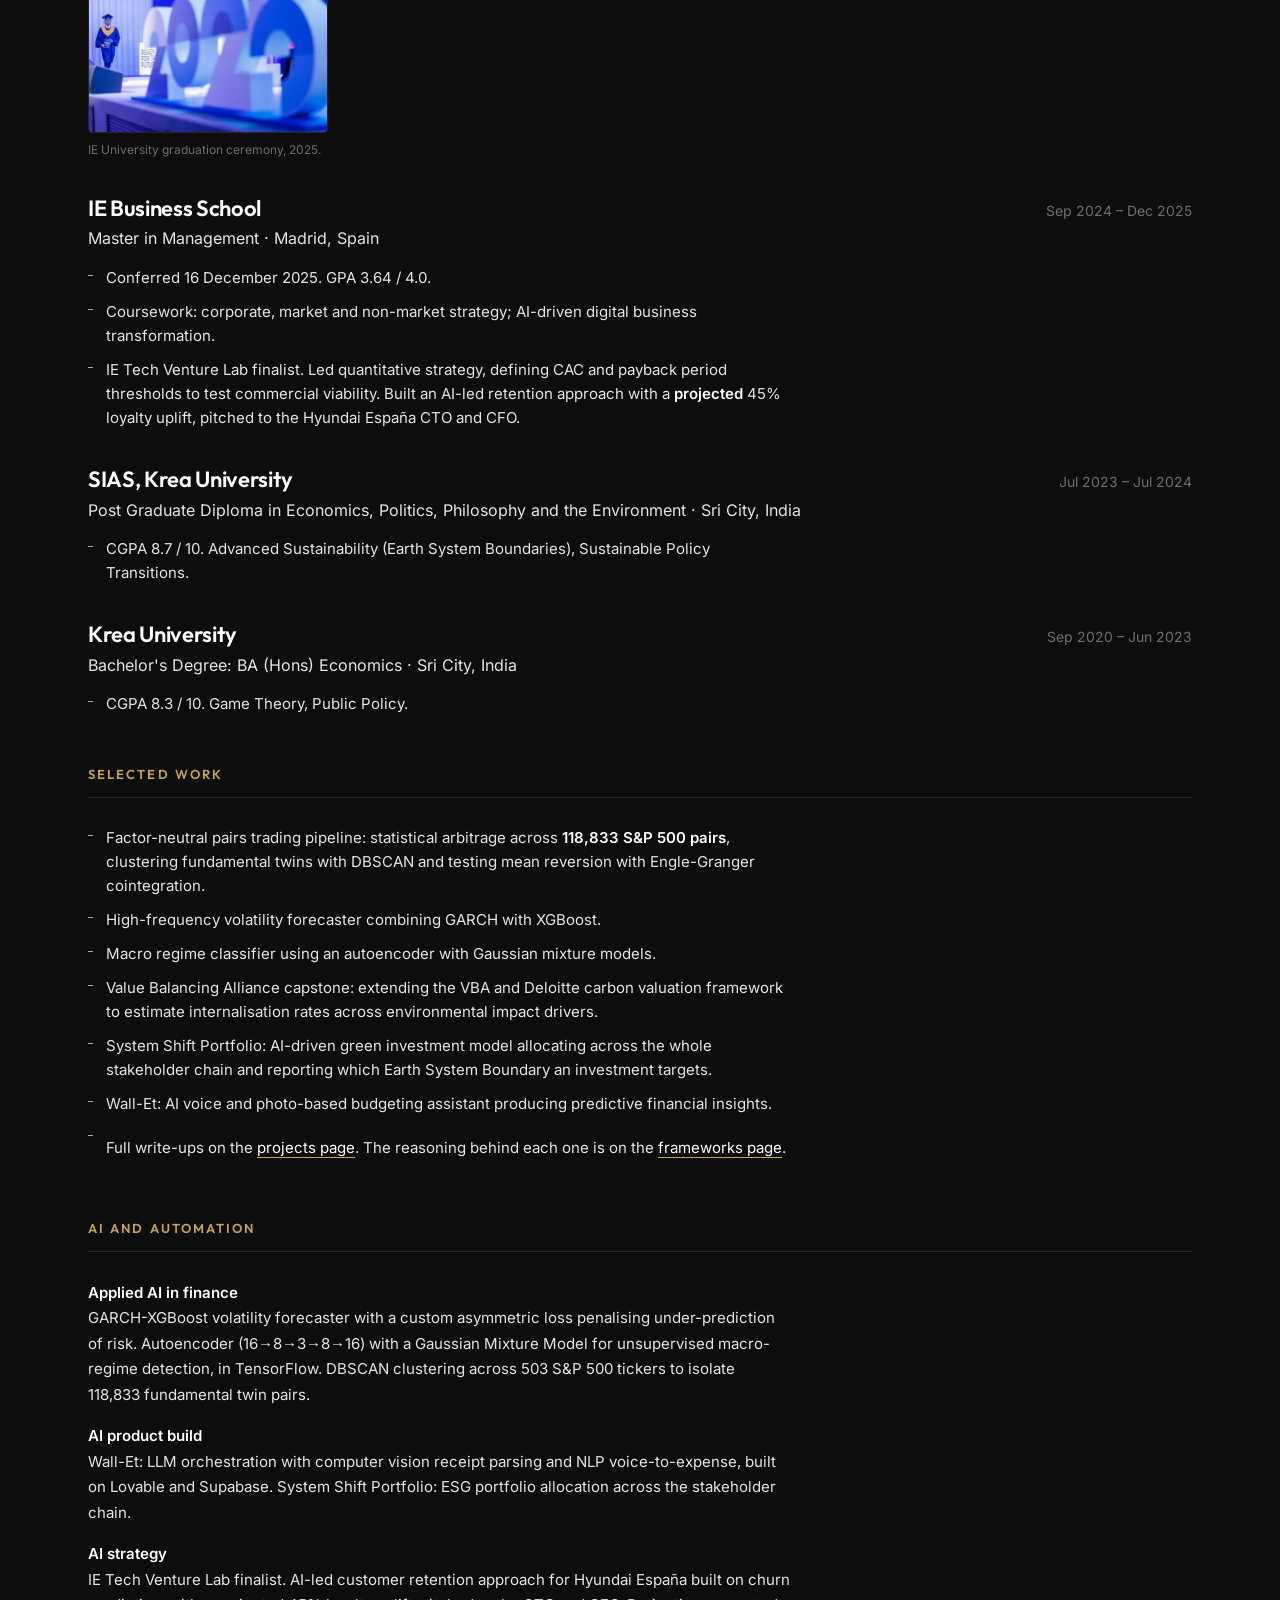
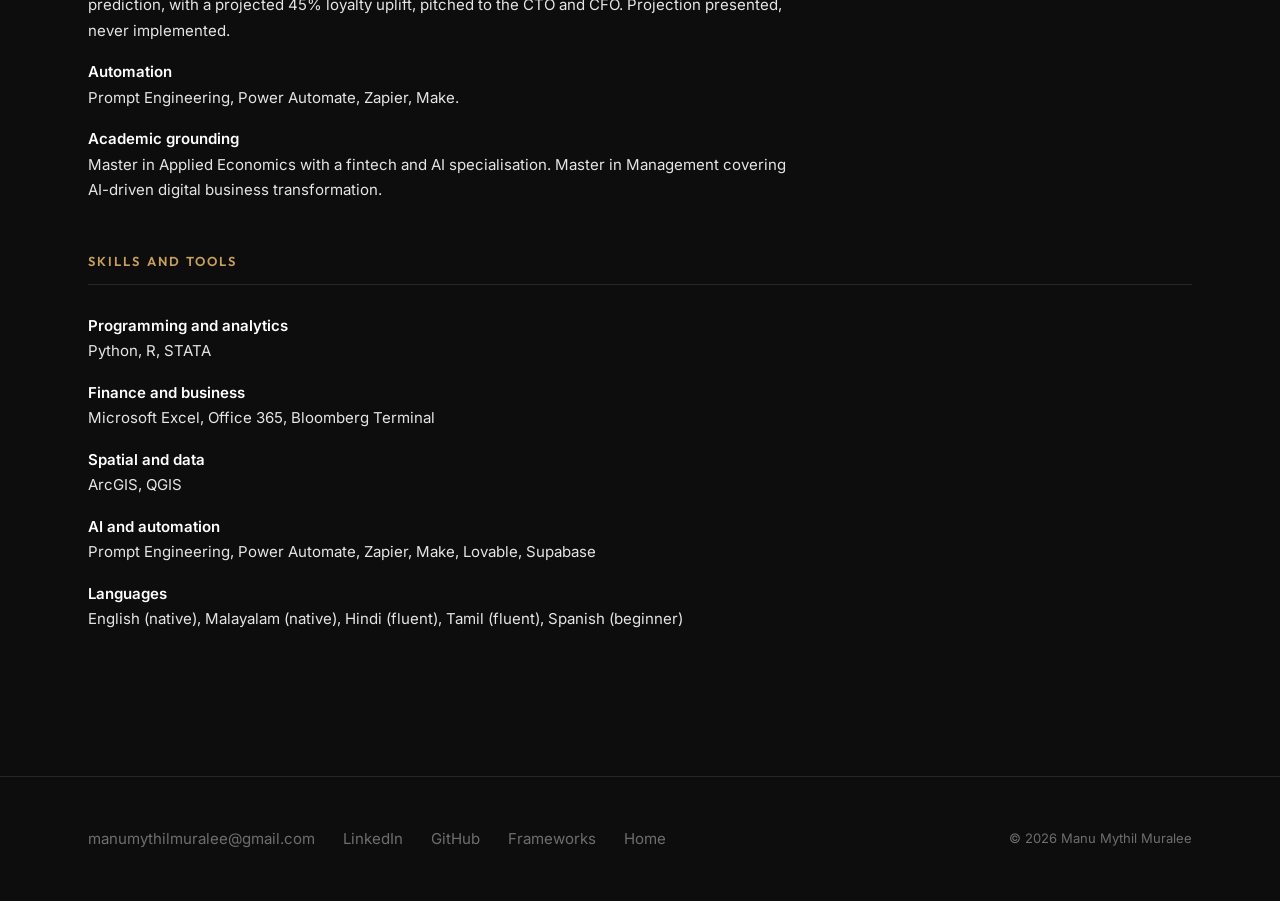
<file: cv.html>
<!DOCTYPE html>
<html lang="en">

<head>
  <meta charset="UTF-8">
  <meta name="viewport" content="width=device-width, initial-scale=1.0">
  <title>CV · Manu Mythil Muralee</title>
  <meta name="description"
    content="Full CV of Manu Mythil Muralee. Applied economist and business strategist. Statistical arbitrage across 118,833 S&amp;P 500 pairs, a $3.5M Kraft paper trade line turned over in 9 months, and a $100K pre-series raise. Master in Applied Economics and Management, IE Business School.">
  <meta name="author" content="Manu Mythil Muralee">
  <meta property="og:type" content="profile">
  <meta property="og:title" content="CV · Manu Mythil Muralee">
  <meta property="og:description"
    content="Full written record across quantitative modelling, commodity trade, applied economics research and venture finance.">
  <meta property="og:url" content="https://manumythilmuralee.com/cv.html">
  <meta name="twitter:card" content="summary_large_image">

  <link rel="canonical" href="https://manumythilmuralee.com/cv.html">
  <link rel="preload" href="fonts/outfit-var.woff2" as="font" type="font/woff2" crossorigin>
  <link rel="preload" href="fonts/inter-var.woff2" as="font" type="font/woff2" crossorigin>
  <link rel="stylesheet" href="css/style.css">
  <link rel="stylesheet" href="css/site.css">
  <link rel="icon"
    href="data:image/svg+xml,<svg xmlns='http://www.w3.org/2000/svg' viewBox='0 0 100 100'><text y='.9em' font-size='90'>M</text></svg>">
</head>

<body>

  <a href="#main-content" class="skip-link">Skip to main content</a>

  <nav class="nav3" aria-label="Main navigation">
    <div class="wrap nav3__inner">
      <a href="index.html" class="nav3__logo">Manu Mythil<br>Muralee</a>
      <ul class="nav3__list">
        <li><a href="index.html" class="nav3__link">Home</a></li>
        <li><a href="projects.html" class="nav3__link">Projects</a></li>
        <li><a href="cv.html" class="nav3__link" aria-current="page">CV</a></li>
        <li><a href="frameworks.html" class="nav3__link">Frameworks</a></li>
      </ul>
      <details class="nav3__mobile">
        <summary class="nav3__toggle" aria-label="Menu"><span></span><span></span><span></span></summary>
        <ul class="nav3__mlist">
          <li><a href="index.html" class="nav3__mlink">Home</a></li>
          <li><a href="projects.html" class="nav3__mlink">Projects</a></li>
          <li><a href="cv.html" class="nav3__mlink" aria-current="page">CV</a></li>
          <li><a href="frameworks.html" class="nav3__mlink">Frameworks</a></li>
        </ul>
      </details>
    </div>
  </nav>

  <main id="main-content" class="cv">
    <div class="wrap">

      <!-- ============ HEAD ============ -->
      <header class="cv__head">
        <div class="cv__head-row">
          <div>
        <h1 class="cv__name">Manu Mythil Muralee</h1>
        <p class="cv__title">Applied economist and business strategist. Quantitative modelling applied to commercial
          problems: pricing, cost structure, working capital and deal structure.</p>
        <div class="cv__contact">
          <a class="inline-link" href="mailto:manumythilmuralee@gmail.com">manumythilmuralee@gmail.com</a>
          <a class="inline-link" href="https://www.linkedin.com/in/manumythilmuralee" target="_blank"
            rel="noopener noreferrer">linkedin.com/in/manumythilmuralee</a>
          <a class="inline-link" href="https://github.com/MythilManuMuralee" target="_blank"
            rel="noopener noreferrer">github.com/MythilManuMuralee</a>
        </div>
        <p class="cv__contact" style="margin-bottom:0;">
          <span>Available now</span>
          <span>Based in Madrid</span>
          <span>Open to relocation worldwide</span>
          <span>Work authorised: UAE, India, Spain</span>
        </p>
          </div>
          <picture>
            <source srcset="images/manu-headshot.webp" type="image/webp">
            <img class="portrait cv__portrait" src="images/manu-headshot-opt.jpg" alt="Manu Mythil Muralee"
              width="360" height="360" loading="eager" decoding="async" fetchpriority="high">
          </picture>
        </div>
      </header>

      <!-- ============ PROFILE ============ -->
      <section class="cv__section" aria-labelledby="cv-profile">
        <h2 class="cv__h2" id="cv-profile">Profile</h2>
        <p class="cv__inline">
          Trained as an applied economist, working on commercial problems. At FourEM Global FZE, identified an unserved
          Kraft paper supply gap across India and Sri Lanka, underwrote a <strong>$3.5M</strong> trade line against it
          on a scenario DCF, negotiated the supply partnership and turned the line over in <strong>9 months</strong>.
          At Vaayubon, tracked India's Article 6 implementation, built a carbon removal venture thesis on agricultural
          waste feedstock, and aggregated <strong>150+ farmers</strong> in Anantapur.
        </p>
        <p class="cv__inline" style="margin-top:1rem;">
          The common skill is a commercial diagnostic one: finding where value sits unpriced, then building the model
          that proves whether the trade holds. It has produced one closed commodity line and one venture still in
          build-out.
        </p>
      </section>

      <!-- ============ EXPERIENCE ============ -->
      <section class="cv__section" aria-labelledby="cv-exp">
        <h2 class="cv__h2" id="cv-exp">Experience</h2>

        <article class="cv__entry">
          <div class="cv__entry-head">
            <div>
              <h3 class="cv__org">Vaayubon</h3>
              <p class="cv__role">Co-Founder and Chief Financial Officer · Anantapur, Andhra Pradesh, India</p>
            </div>
            <p class="cv__when">Sep 2025 – Present</p>
          </div>
          <ul class="cv__list">
            <li>Tracked India's Article 6 implementation and built the venture thesis on agricultural waste feedstock
              priced against it. Biochar carbon removal, targeting the durability profile removal buyers pay a premium
              for.</li>
            <li>Own the financial model and growth trajectory, and the <strong>unit economics and cost structure</strong>
              across feedstock sourcing, production, logistics and verification.</li>
            <li>Modelled positive contribution margin per tonne against forward offtakes.</li>
            <li>Structured the forward offtake agreements and the commercial terms for farmer aggregation, covering
              feedstock supply and payment.</li>
            <li>Aggregated <strong>150+ farmers</strong>, establishing the feedstock base.</li>
            <li>Own cash and working capital planning across the pilot.</li>
            <li>Built the measurement, reporting and verification approach that makes credit issuance auditable.
              Evaluating Puro.earth and Verra biochar methodologies to anchor the MRV build.</li>
            <li>On the roadmap rather than built: a digital measurement and verification layer combining ground sensor
              data with satellite observation, so issuance can be verified at scale instead of audited by hand.</li>
            <li>Built the investor materials and pitched <strong>15+</strong> investors and prospective buyers.
              IE Venture Day winner. Pre-seed conversations active, no round closed.</li>
            <li>Status: pre-production. Farmer network aggregated, conversion facility in build-out. Forward offtakes
              modelled and in discussion, none signed to date.</li>
            <li>10-member core team. Feedstock network of 150+ farmers.</li>
          </ul>
        </article>

        <article class="cv__entry">
          <div class="cv__entry-head">
            <div>
              <h3 class="cv__org">FourEM Global FZE</h3>
              <p class="cv__role">Business Development Manager · Physical Commodity Trade (Kraftliner Paper)
                · Dubai, UAE</p>
              <p class="cv__scope">Scope: originated and ran the trade line end to end across India and Sri Lanka.</p>
            </div>
            <p class="cv__when">Nov 2023 – Aug 2025</p>
          </div>
          <ul class="cv__list">
            <li><strong>Set up the Kraft paper trade line from nothing</strong>: originated the opportunity, built the
              client and supplier book, negotiated both sides and executed the trade. <strong>$3.5M</strong> turned
              over in <strong>9 months</strong>.</li>
            <li>Identified an unserved upstream supply gap for Kraftliner and Kraft paper across India and Sri Lanka in
              the SAARC region, before any competing desk moved on it. Local mills could not meet quality benchmarks,
              leaving buyers on fragmented import channels.</li>
            <li>Built the <strong>scenario DCF</strong> across conservative, base and optimistic cases,
              <strong>stress-tested</strong> against shipping, raw material, blending and labour cost movements.</li>
            <li>Ran primary market research across Indian and Sri Lankan mills covering willingness to pay, demand
              fundamentals and competitor cost structure, before committing capital.</li>
            <li>Negotiated the supply partnership with <strong>Eastern European paper mills</strong> and with
              <strong>XO PACK PVT LTD</strong>, owning the resulting <strong>cost structure</strong> and margin.</li>
            <li>Coordinated <strong>20+ people across 2 South Asian markets</strong>, covering production scheduling,
              shipping and logistics.</li>
            <li>Managed multi-jurisdiction trade compliance across the line.</li>
          </ul>
        </article>

        <article class="cv__entry">
          <div class="cv__entry-head">
            <div>
              <h3 class="cv__org">GSRV &amp; Associates</h3>
              <p class="cv__role">Market Research Analyst · Kochi, India</p>
            </div>
            <p class="cv__when">Sep 2023 – Nov 2023</p>
          </div>
          <ul class="cv__list">
            <li>Ran <strong>500+ consumer interviews across four Indian state markets</strong> (Karnataka, Tamil
              Nadu, Telangana, Andhra Pradesh) to establish product-market fit for a sustainable footwear line.</li>
            <li>Translated the primary research into a financial feasibility model covering pricing and cost
              structure.</li>
            <li>Built investor-grade financial models, KPI dashboards, reports and projections, and the pitch
              materials.</li>
            <li>Owned the investor relationship through due diligence.</li>
            <li>Built the evidence base behind a <strong>$100K pre-series raise</strong> closed with international
              investors.</li>
          </ul>
        </article>

        <article class="cv__entry">
          <div class="cv__entry-head">
            <div>
              <h3 class="cv__org">Krea University</h3>
              <p class="cv__role">Research Assistant · Sri City, India</p>
            </div>
            <p class="cv__when">Nov 2021 – Jul 2023</p>
          </div>
          <ul class="cv__list">
            <li>Analysed <strong>40+ case studies on predictive tools and digital payment systems</strong>.</li>
            <li>Geo-processed <strong>200+ road stretches</strong> from 10 years of NHAI data in ArcGIS.</li>
            <li>Built econometric models quantifying infrastructure ROI, measuring how road investment translates into
              regional development.</li>
            <li>Researched environmental economics and the Earth System Boundaries framework.</li>
          </ul>
        </article>

        <article class="cv__entry">
          <div class="cv__entry-head">
            <div>
              <h3 class="cv__org">Rhapsody Kruu and University Leadership</h3>
              <p class="cv__role">Mentor and Treasurer · Tamil Nadu, India</p>
            </div>
            <p class="cv__when">2020 – 2023</p>
          </div>
          <ul class="cv__list">
            <li>Elected <strong>Treasurer</strong> of the gaming and entrepreneurship clubs for three consecutive
              years, owning club budgets and budget establishment.</li>
            <li>Counselled, ideated with and evaluated <strong>300+ students</strong> across Tamil Nadu.</li>
            <li>Refined and pitched <strong>20+ social impact projects</strong> to investors and industry mentors.</li>
            <li><strong>Best Presenter Award, first place</strong>, university-wide consulting competition.</li>
          </ul>
        </article>
      </section>

      <!-- ============ EDUCATION ============ -->
      <section class="cv__section" aria-labelledby="cv-edu">
        <h2 class="cv__h2" id="cv-edu">Education</h2>

        <article class="cv__entry">
          <div class="cv__entry-head">
            <div>
              <h3 class="cv__org">IE Business School</h3>
              <p class="cv__role">Master in Applied Economics, fintech and AI specialisation &middot; Madrid, Spain</p>
            </div>
            <p class="cv__when">Sep 2025 &ndash; Jul 2026</p>
          </div>
          <ul class="cv__list">
            <li>Conferred 17 July 2026. IE Business School ranked #5 worldwide (QS Global Rankings).</li>
            <li>Coursework: micro and macro econometrics, international trade, game theory, derivatives pricing,
              market risk and counterparty credit risk, VaR, Expected Shortfall, EPE, PFE and sensitivities.</li>
          </ul>
          <figure class="figure-inline">
            <picture>
              <source srcset="images/manu-graduation.webp" type="image/webp">
              <img src="images/manu-graduation-opt.jpg" alt="IE University graduation ceremony, 2025." width="480"
                height="320" loading="lazy" decoding="async">
            </picture>
            <figcaption>IE University graduation ceremony, 2025.</figcaption>
          </figure>
        </article>

        <article class="cv__entry">
          <div class="cv__entry-head">
            <div>
              <h3 class="cv__org">IE Business School</h3>
              <p class="cv__role">Master in Management &middot; Madrid, Spain</p>
            </div>
            <p class="cv__when">Sep 2024 &ndash; Dec 2025</p>
          </div>
          <ul class="cv__list">
            <li>Conferred 16 December 2025. GPA 3.64 / 4.0.</li>
            <li>Coursework: corporate, market and non-market strategy; AI-driven digital business transformation.</li>
            <li>IE Tech Venture Lab finalist. Led quantitative strategy, defining CAC and payback period thresholds to
              test commercial viability. Built an AI-led retention approach with a <strong>projected</strong> 45%
              loyalty uplift, pitched to the Hyundai Espa&ntilde;a CTO and CFO.</li>
          </ul>
        </article>

        <article class="cv__entry">
          <div class="cv__entry-head">
            <div>
              <h3 class="cv__org">SIAS, Krea University</h3>
              <p class="cv__role">Post Graduate Diploma in Economics, Politics, Philosophy and the Environment
                &middot; Sri City, India</p>
            </div>
            <p class="cv__when">Jul 2023 &ndash; Jul 2024</p>
          </div>
          <ul class="cv__list">
            <li>CGPA 8.7 / 10. Advanced Sustainability (Earth System Boundaries), Sustainable Policy Transitions.</li>
          </ul>
        </article>

        <article class="cv__entry">
          <div class="cv__entry-head">
            <div>
              <h3 class="cv__org">Krea University</h3>
              <p class="cv__role">Bachelor's Degree: BA (Hons) Economics &middot; Sri City, India</p>
            </div>
            <p class="cv__when">Sep 2020 &ndash; Jun 2023</p>
          </div>
          <ul class="cv__list">
            <li>CGPA 8.3 / 10. Game Theory, Public Policy.</li>
          </ul>
        </article>
      </section>

      <!-- ============ QUANTITATIVE WORK ============ -->
      <section class="cv__section" aria-labelledby="cv-quant">
        <h2 class="cv__h2" id="cv-quant">Selected work</h2>
        <ul class="cv__list">
          <li>Factor-neutral pairs trading pipeline: statistical arbitrage across <strong>118,833 S&amp;P 500
              pairs</strong>, clustering fundamental twins with DBSCAN and testing mean reversion with Engle-Granger
            cointegration.</li>
          <li>High-frequency volatility forecaster combining GARCH with XGBoost.</li>
          <li>Macro regime classifier using an autoencoder with Gaussian mixture models.</li>
          <li>Value Balancing Alliance capstone: extending the VBA and Deloitte carbon valuation framework to estimate
            internalisation rates across environmental impact drivers.</li>
          <li>System Shift Portfolio: AI-driven green investment model allocating across the whole stakeholder chain
            and reporting which Earth System Boundary an investment targets.</li>
          <li>Wall-Et: AI voice and photo-based budgeting assistant producing predictive financial insights.</li>
          <li>Full write-ups on the <a class="inline-link" href="projects.html">projects page</a>. The reasoning behind each one is on the <a class="inline-link" href="frameworks.html">frameworks page</a>.</li>
        </ul>
      </section>


      <!-- ============ AI AND AUTOMATION ============ -->
      <section class="cv__section" aria-labelledby="cv-ai">
        <h2 class="cv__h2" id="cv-ai">AI and automation</h2>
        <dl class="cv__inline">
          <dt>Applied AI in finance</dt>
          <dd>GARCH-XGBoost volatility forecaster with a custom asymmetric loss penalising under-prediction of risk.
            Autoencoder (16&rarr;8&rarr;3&rarr;8&rarr;16) with a Gaussian Mixture Model for unsupervised macro-regime
            detection, in TensorFlow. DBSCAN clustering across 503 S&amp;P 500 tickers to isolate 118,833 fundamental
            twin pairs.</dd>
          <dt>AI product build</dt>
          <dd>Wall-Et: LLM orchestration with computer vision receipt parsing and NLP voice-to-expense, built on
            Lovable and Supabase. System Shift Portfolio: ESG portfolio allocation across the stakeholder chain.</dd>
          <dt>AI strategy</dt>
          <dd>IE Tech Venture Lab finalist. AI-led customer retention approach for Hyundai Espa&ntilde;a built on churn
            prediction, with a projected 45% loyalty uplift, pitched to the CTO and CFO. Projection presented, never
            implemented.</dd>
          <dt>Automation</dt>
          <dd>Prompt Engineering, Power Automate, Zapier, Make.</dd>
          <dt>Academic grounding</dt>
          <dd>Master in Applied Economics with a fintech and AI specialisation. Master in Management covering AI-driven
            digital business transformation.</dd>
        </dl>
      </section>

      <!-- ============ SKILLS ============ -->
      <section class="cv__section" aria-labelledby="cv-skills">
        <h2 class="cv__h2" id="cv-skills">Skills and tools</h2>
        <dl class="cv__inline">
          <dt>Programming and analytics</dt>
          <dd>Python, R, STATA</dd>
          <dt>Finance and business</dt>
          <dd>Microsoft Excel, Office 365, Bloomberg Terminal</dd>
          <dt>Spatial and data</dt>
          <dd>ArcGIS, QGIS</dd>
          <dt>AI and automation</dt>
          <dd>Prompt Engineering, Power Automate, Zapier, Make, Lovable, Supabase</dd>
          <dt>Languages</dt>
          <dd>English (native), Malayalam (native), Hindi (fluent), Tamil (fluent), Spanish (beginner)</dd>
        </dl>
      </section>

    </div>
  </main>

  <footer class="footer3">
    <div class="wrap footer3__inner">
      <div class="footer3__links">
        <a class="footer3__link" href="mailto:manumythilmuralee@gmail.com">manumythilmuralee@gmail.com</a>
        <a class="footer3__link" href="https://www.linkedin.com/in/manumythilmuralee" target="_blank"
          rel="noopener noreferrer">LinkedIn</a>
        <a class="footer3__link" href="https://github.com/MythilManuMuralee" target="_blank"
          rel="noopener noreferrer">GitHub</a>
        <a class="footer3__link" href="frameworks.html">Frameworks</a>
        <a class="footer3__link" href="index.html">Home</a>
      </div>
      <p class="footer3__meta">&copy; 2026 Manu Mythil Muralee</p>
    </div>
  </footer>

</body>

</html>
</file>
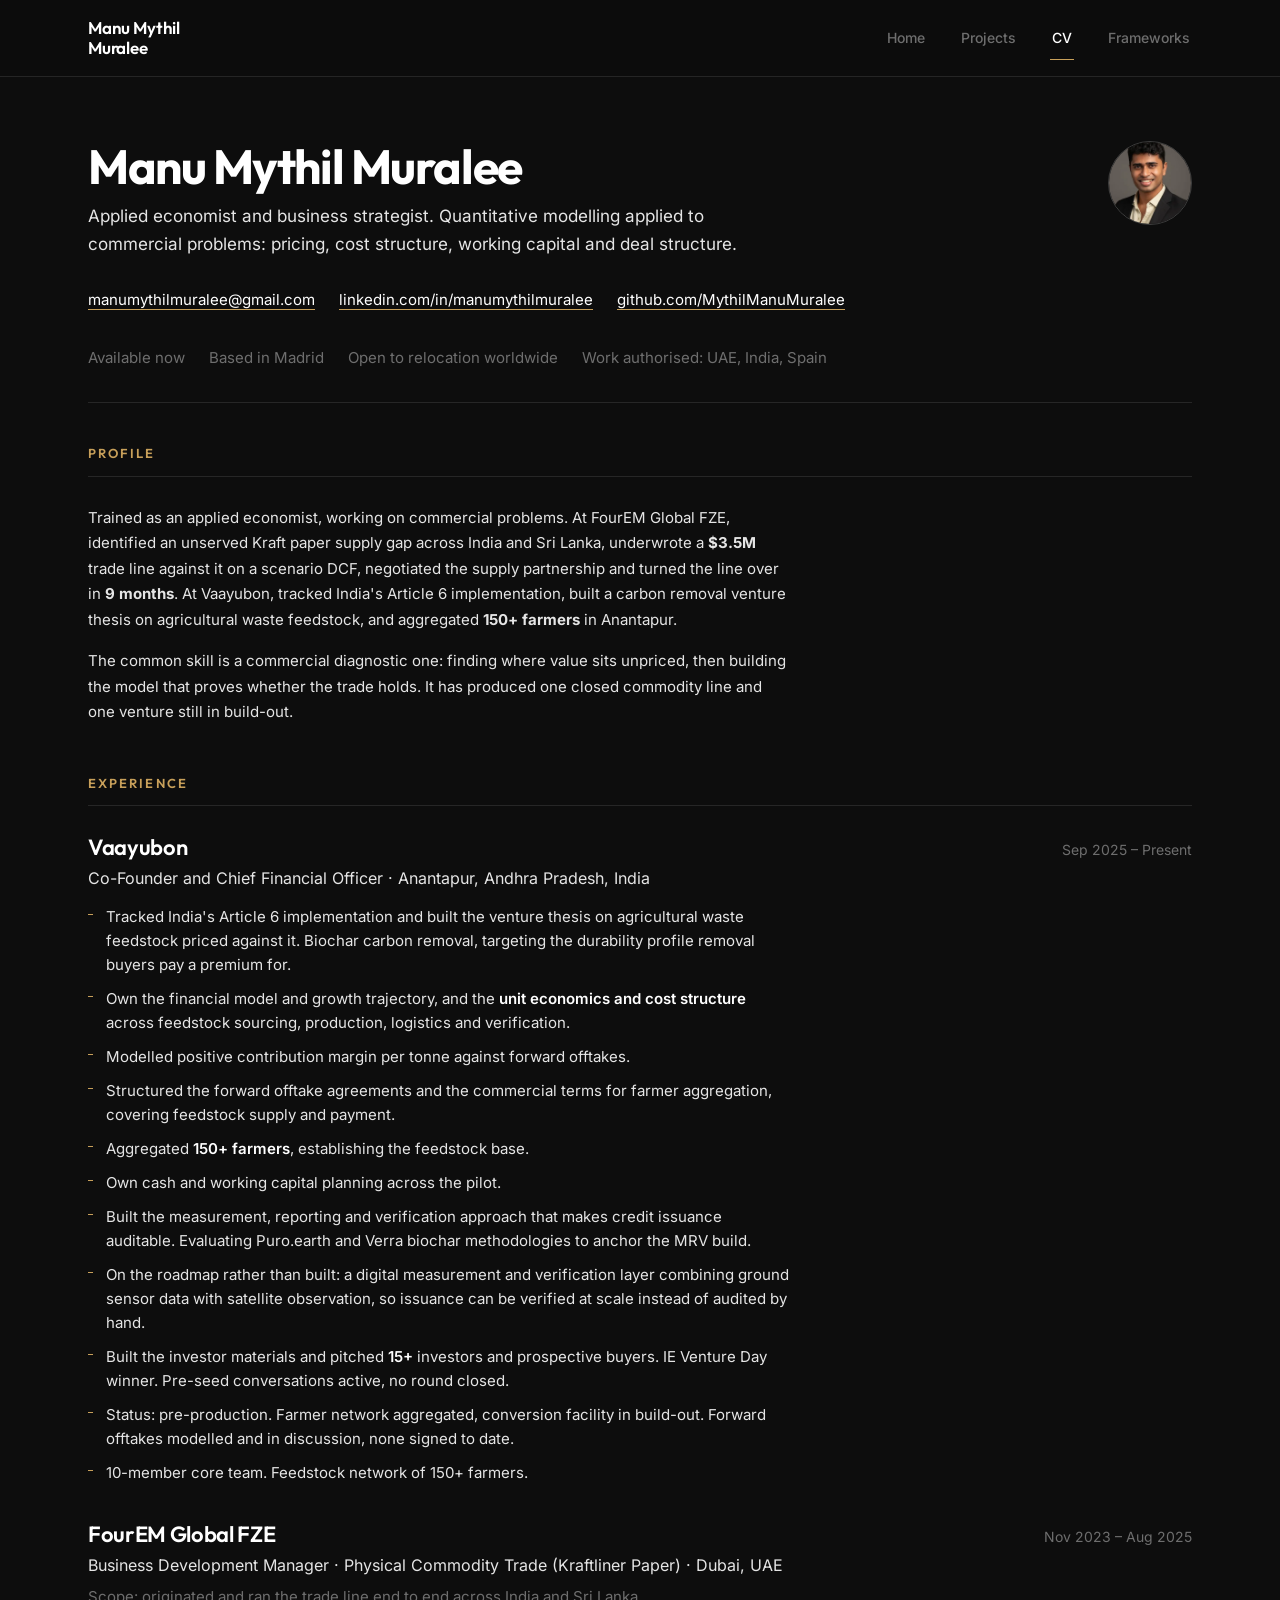
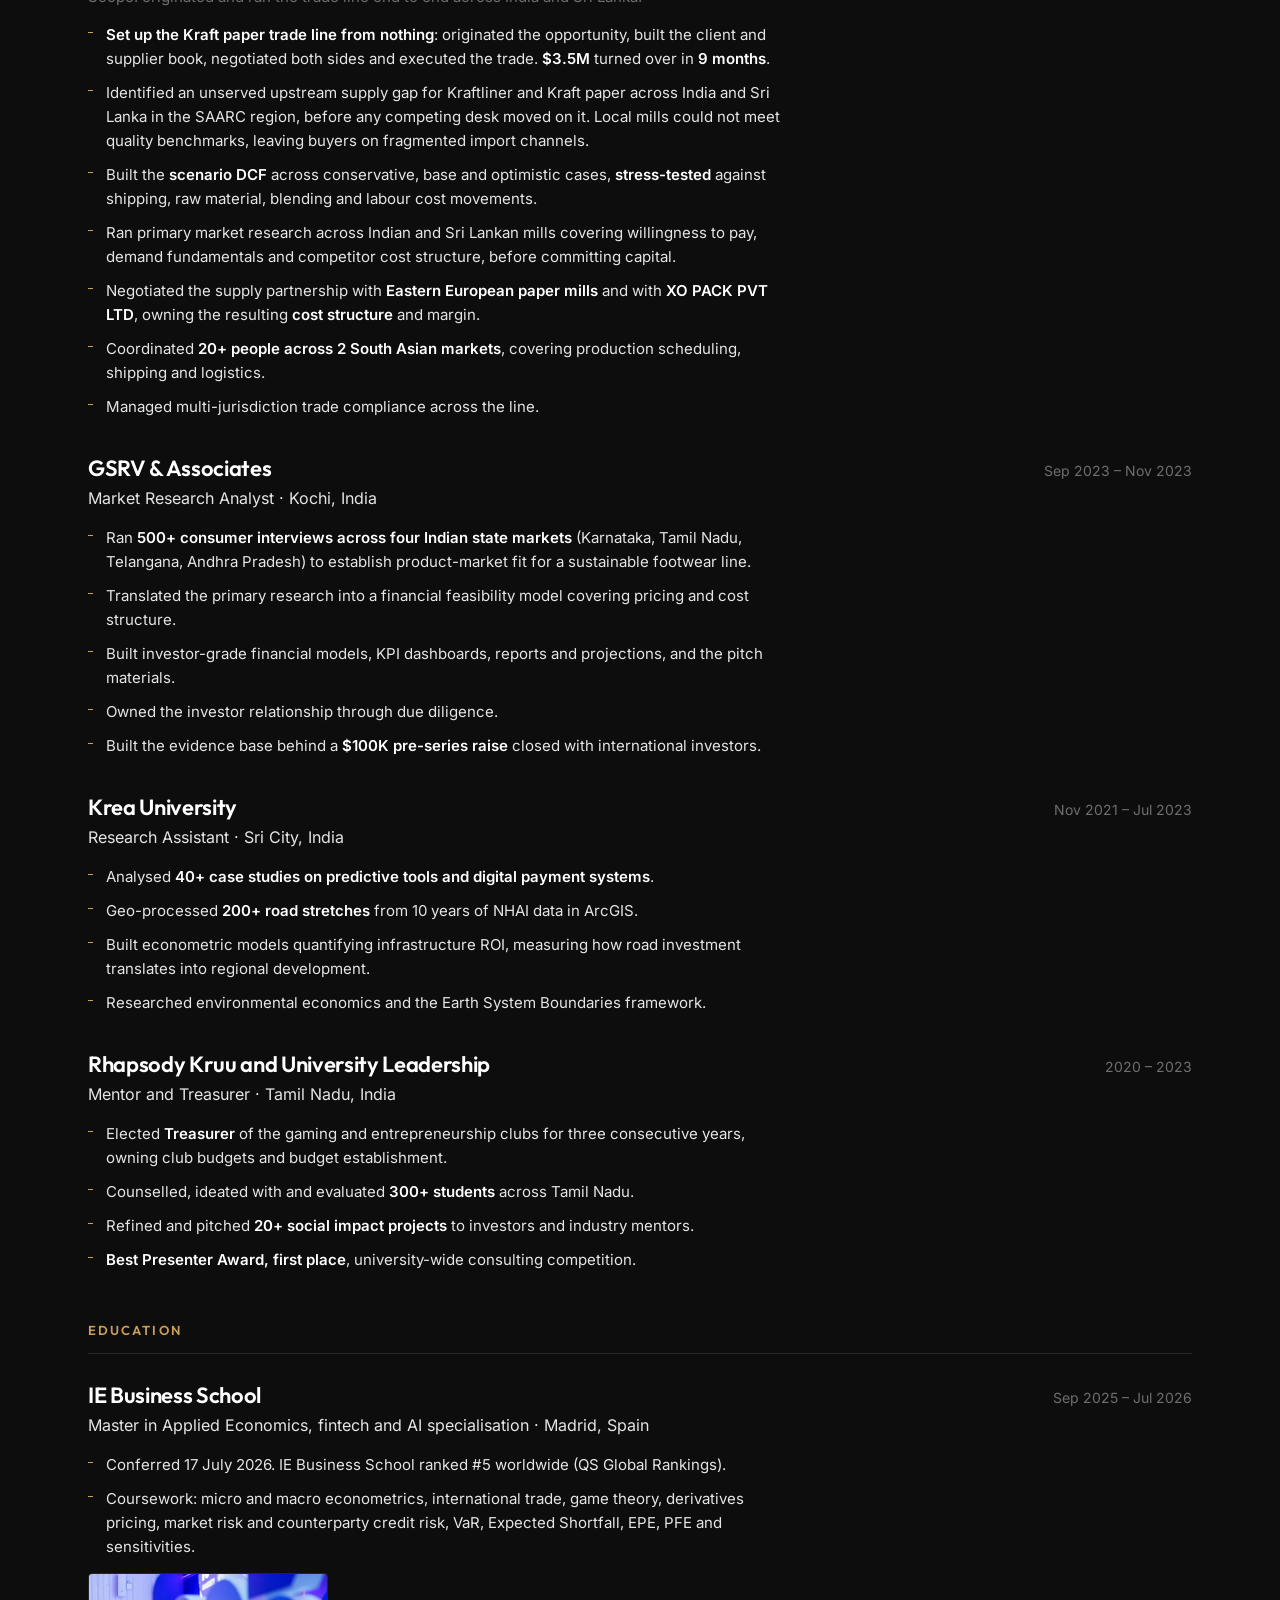
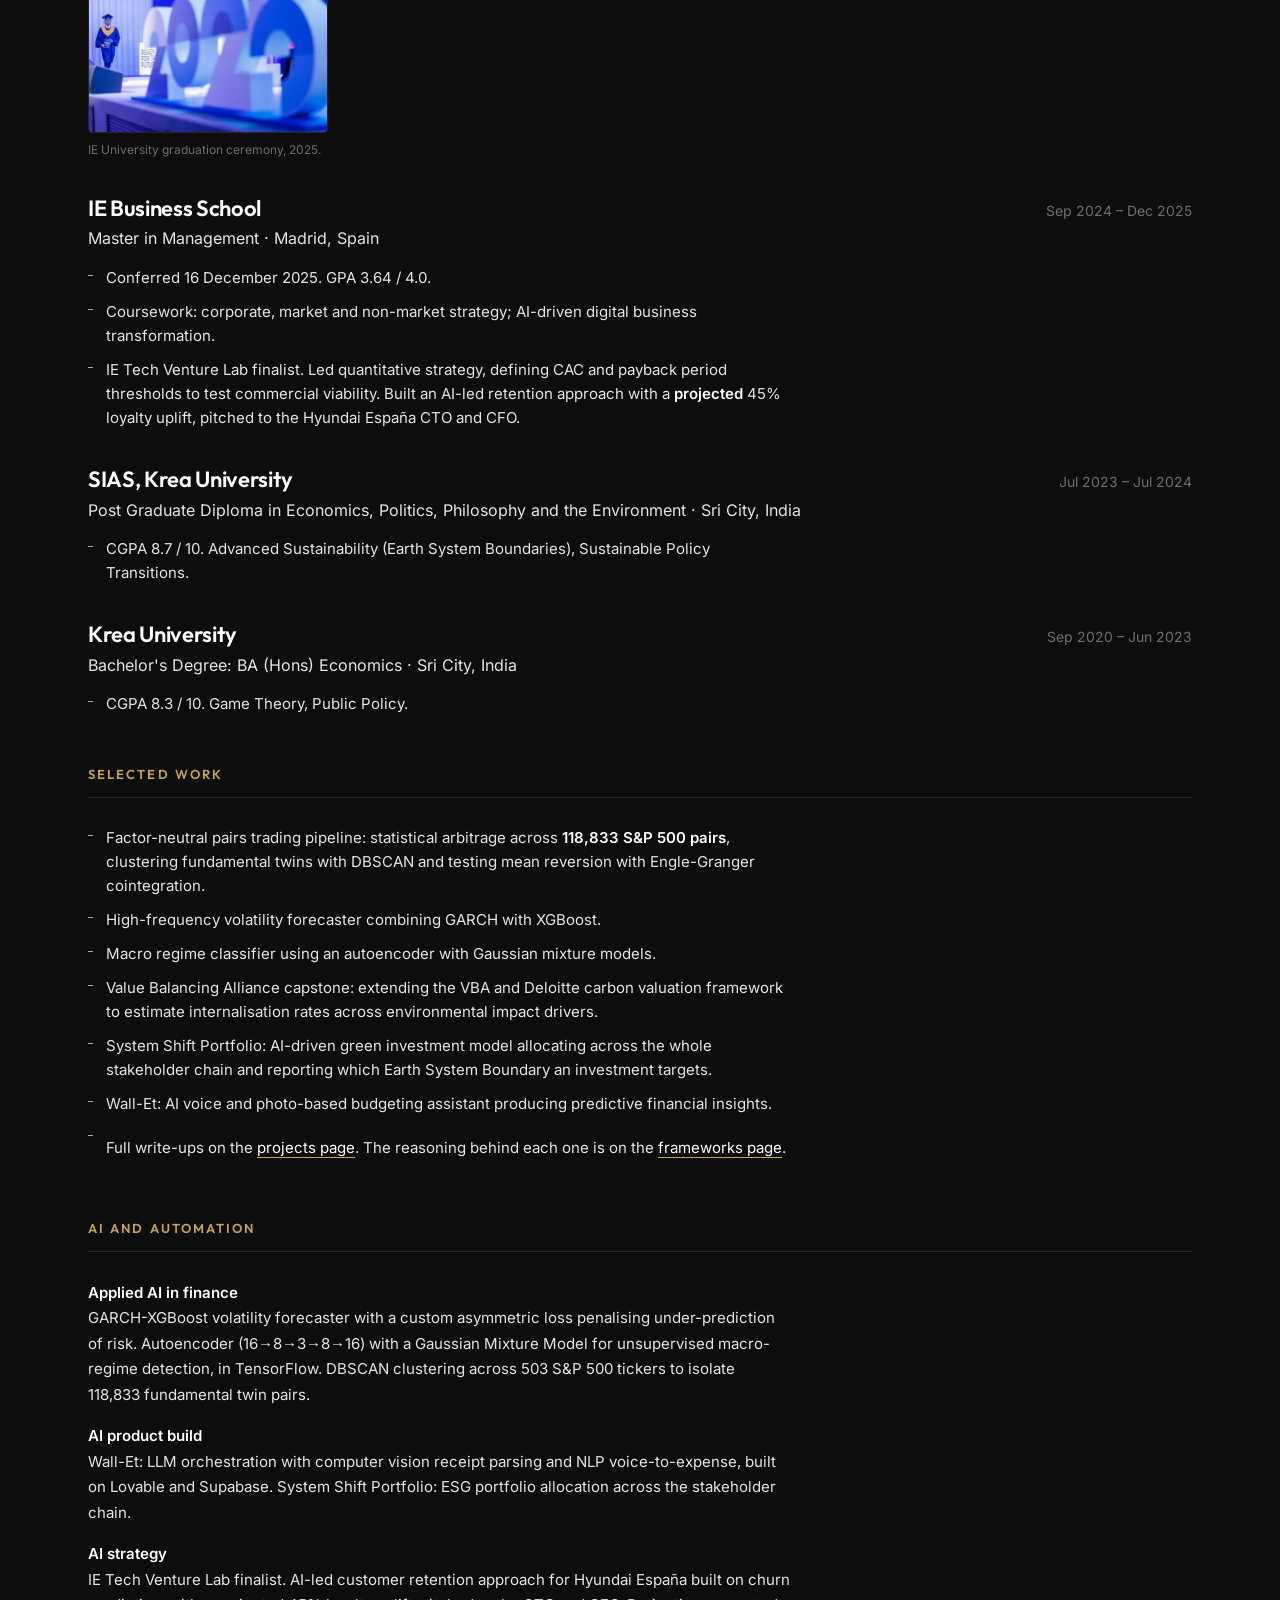
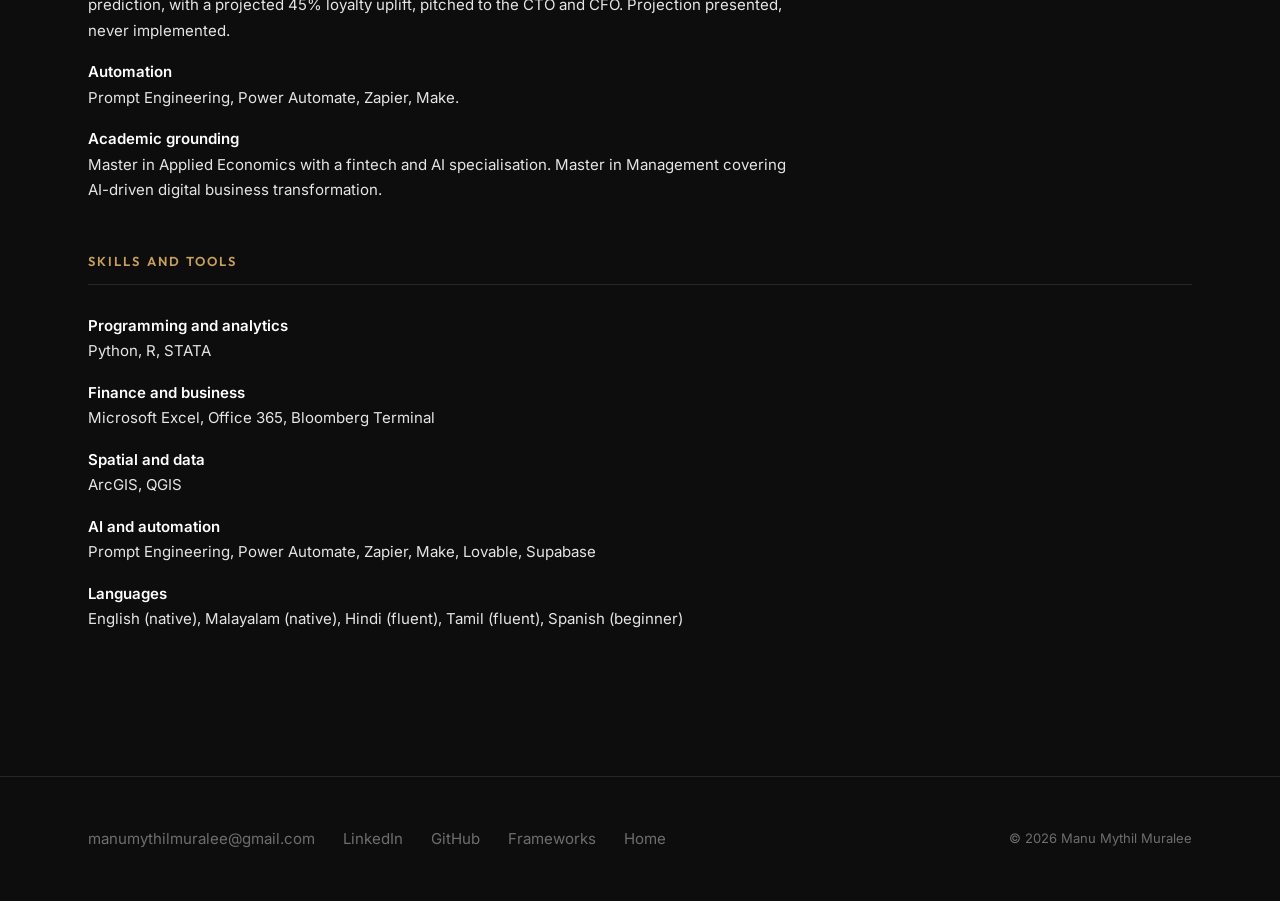
<file: experience.html>
<!DOCTYPE html>
<html lang="en">

<head>
  <meta charset="UTF-8">
  <meta name="viewport" content="width=device-width, initial-scale=1.0">
  <title>Moved · Manu Mythil Muralee</title>
  <link rel="canonical" href="https://manumythilmuralee.com/cv.html">
  <meta name="robots" content="noindex, follow">
  <meta http-equiv="refresh" content="0; url=cv.html">
  <link rel="stylesheet" href="css/style.css">
  <link rel="stylesheet" href="css/site.css">
  <link rel="icon"
    href="data:image/svg+xml,<svg xmlns='http://www.w3.org/2000/svg' viewBox='0 0 100 100'><text y='.9em' font-size='90'>M</text></svg>">
  <script>window.location.replace('cv.html');</script>
</head>

<body>
  <main class="redirect">
    <div class="redirect__inner">
      <h1 class="redirect__title">This page has moved</h1>
      <p class="redirect__text">The full written record lives on the CV page.</p>
      <a class="btn btn--primary" href="cv.html">Continue <span class="btn__arrow">&rarr;</span></a>
    </div>
  </main>
</body>

</html>
</file>
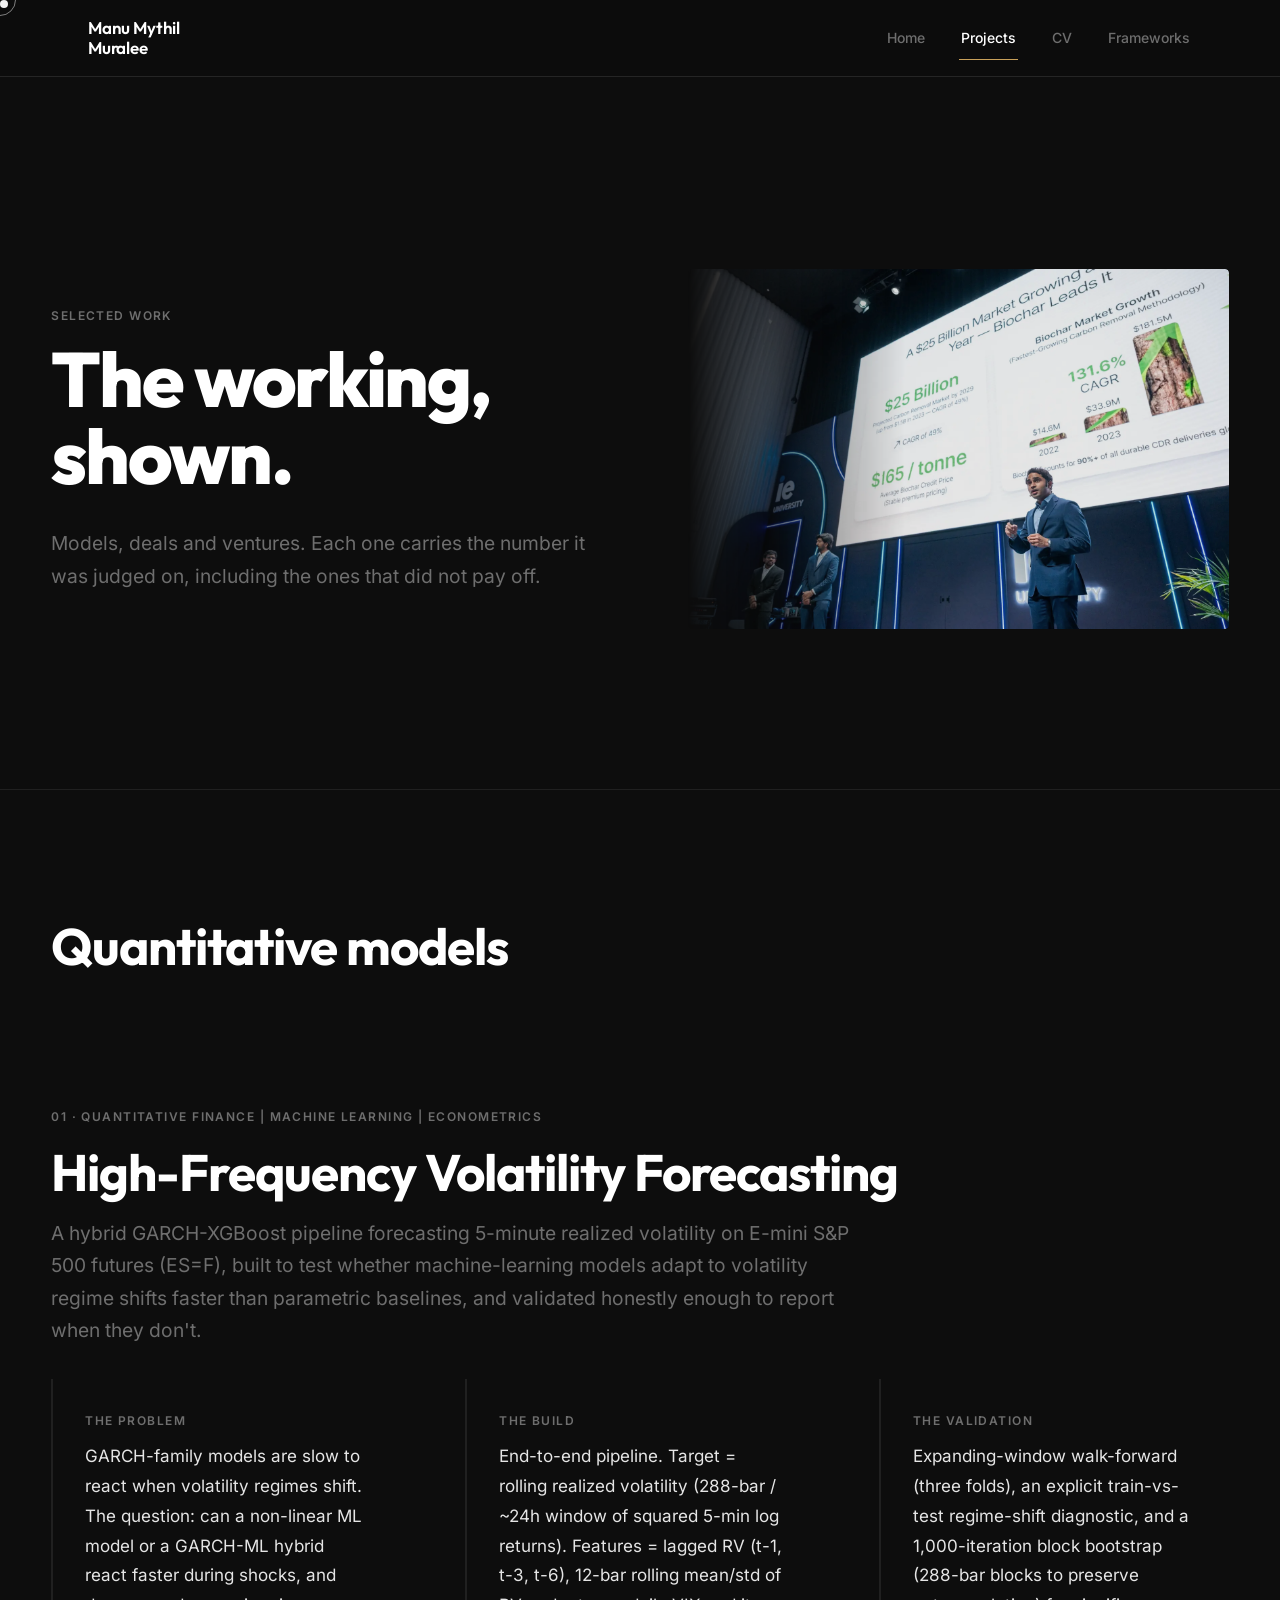
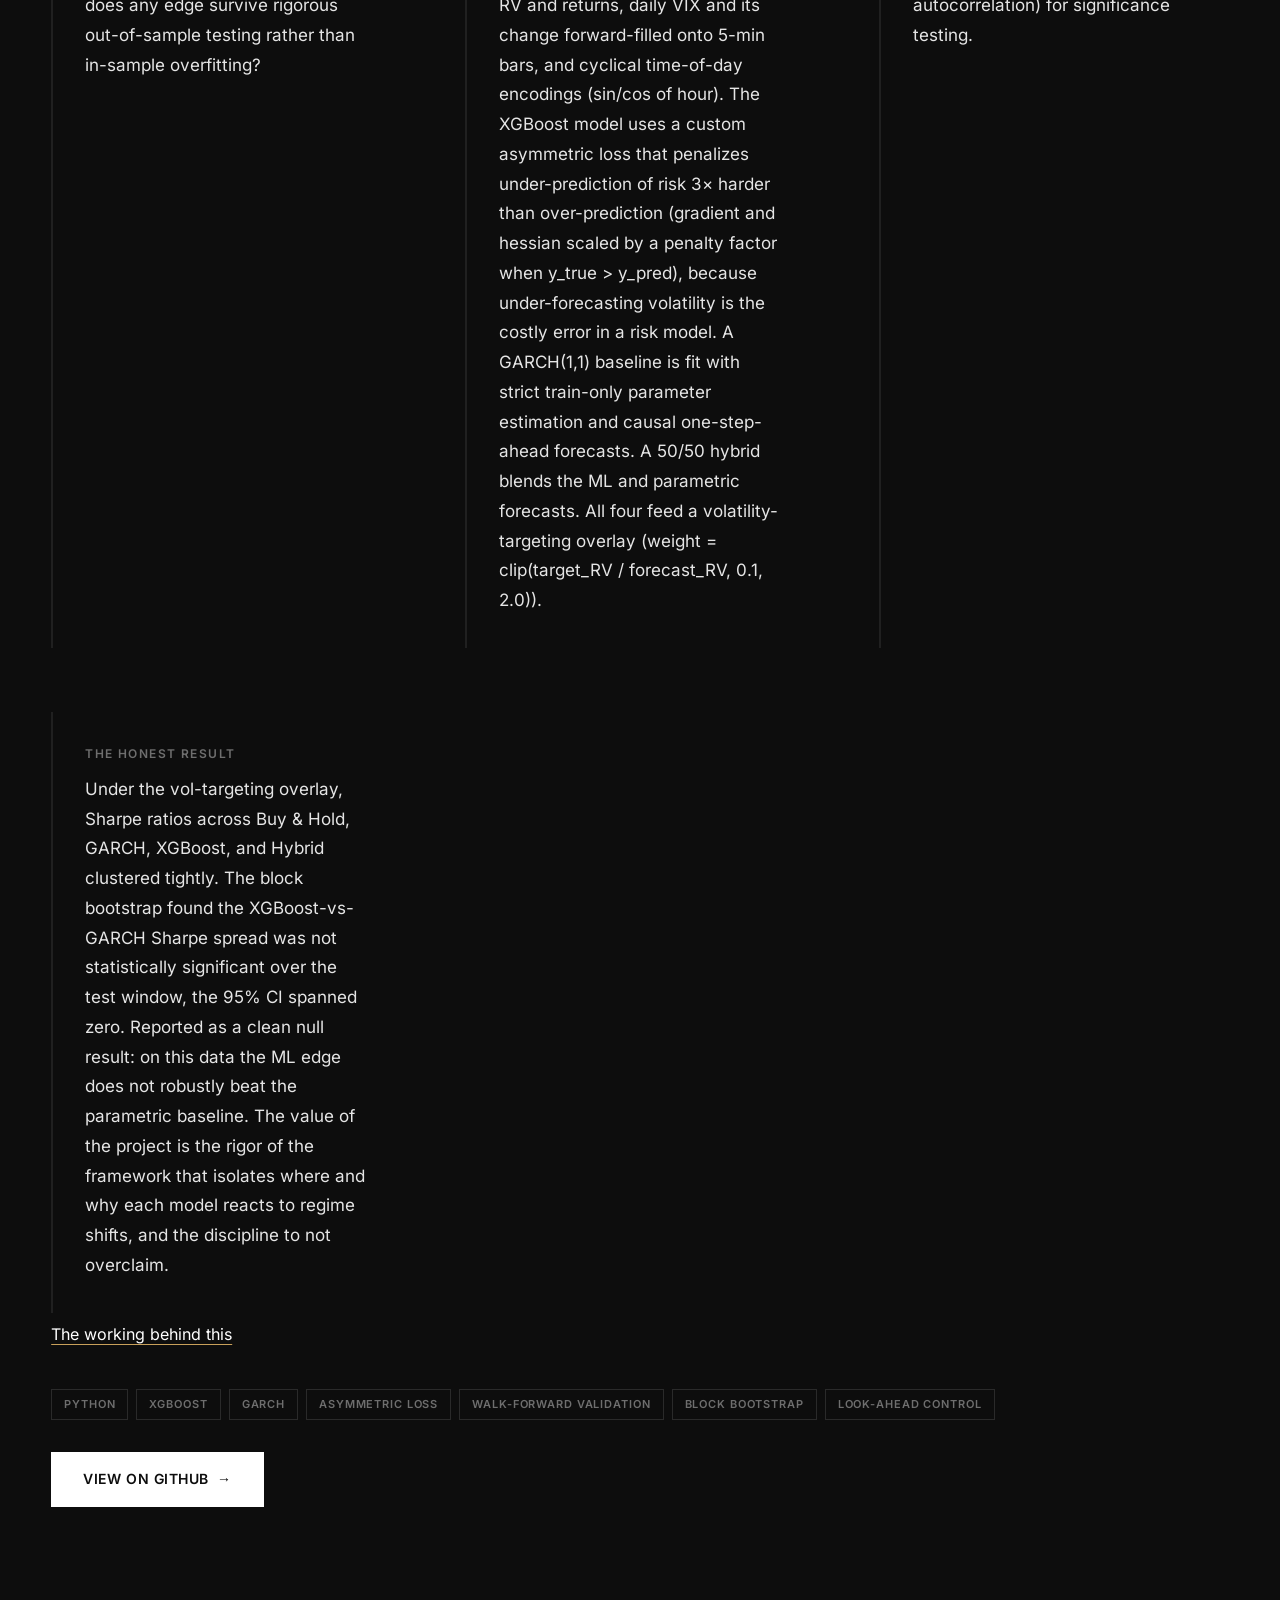
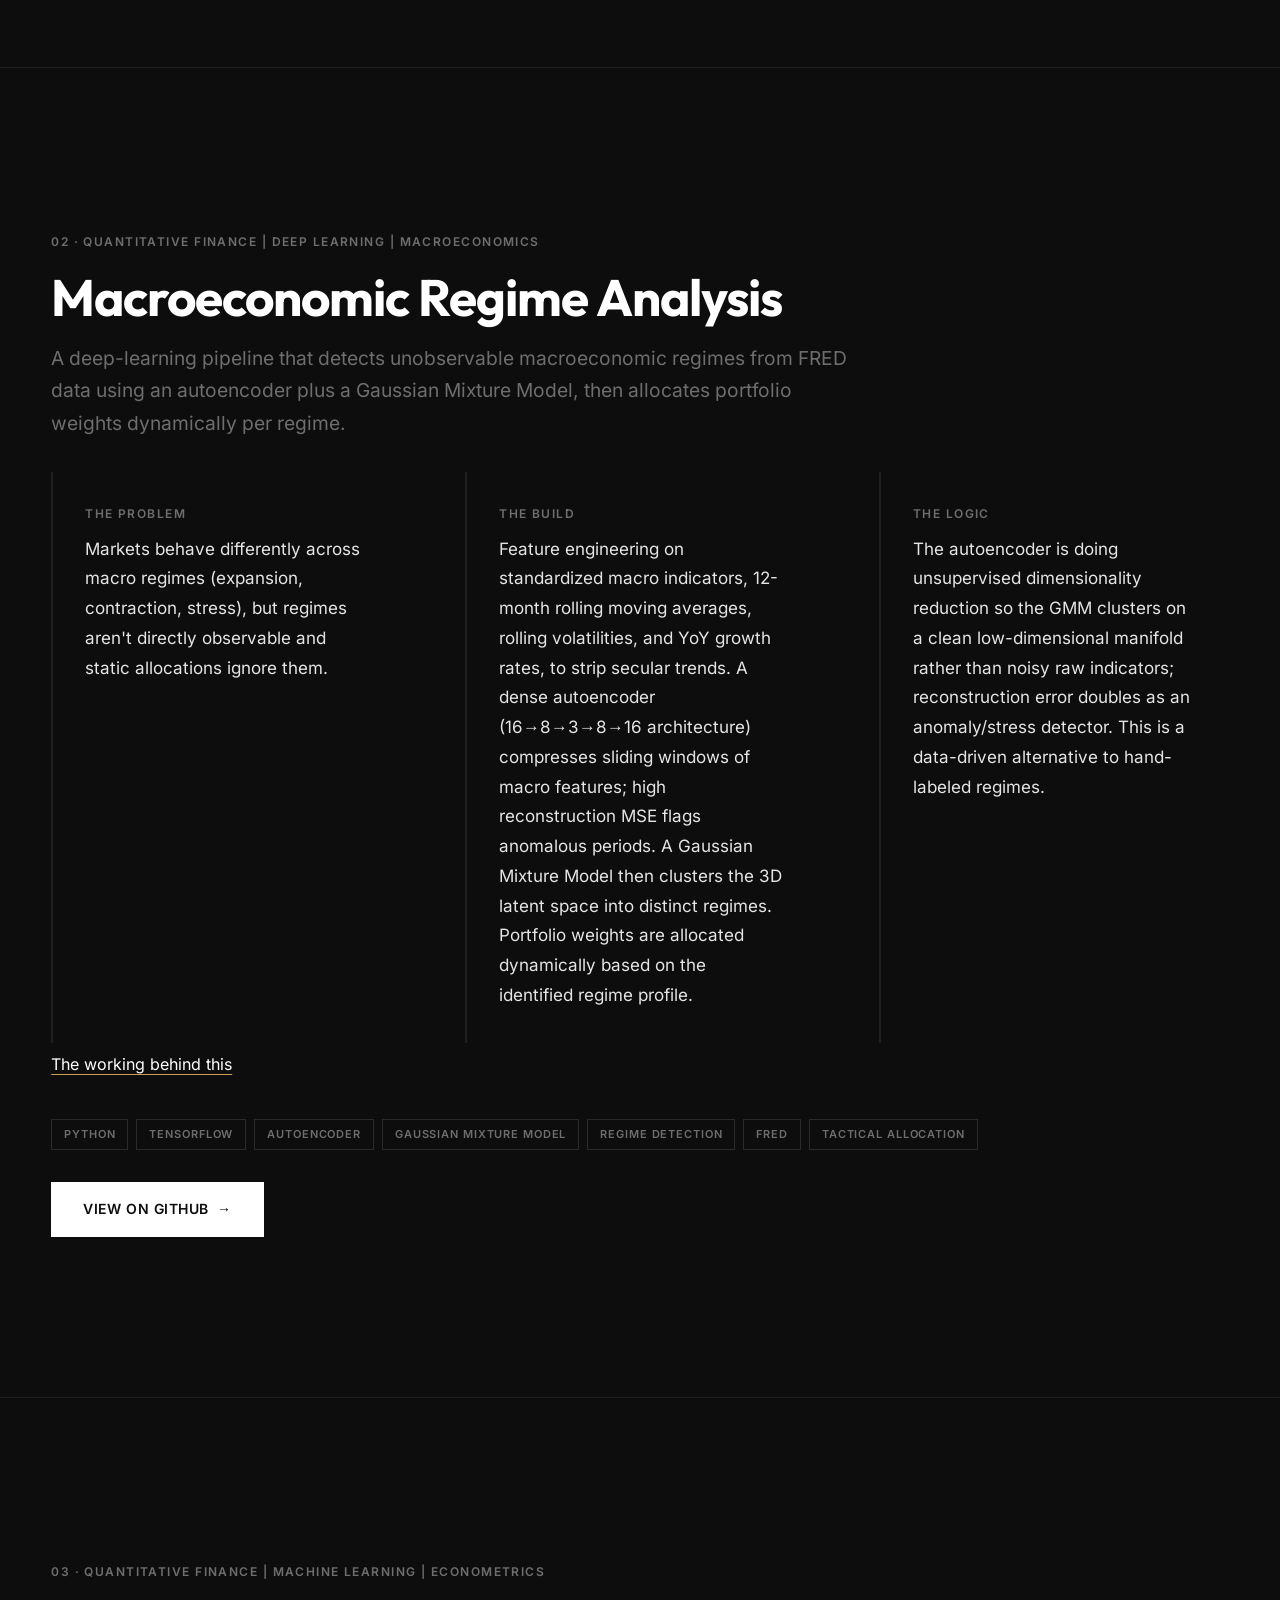
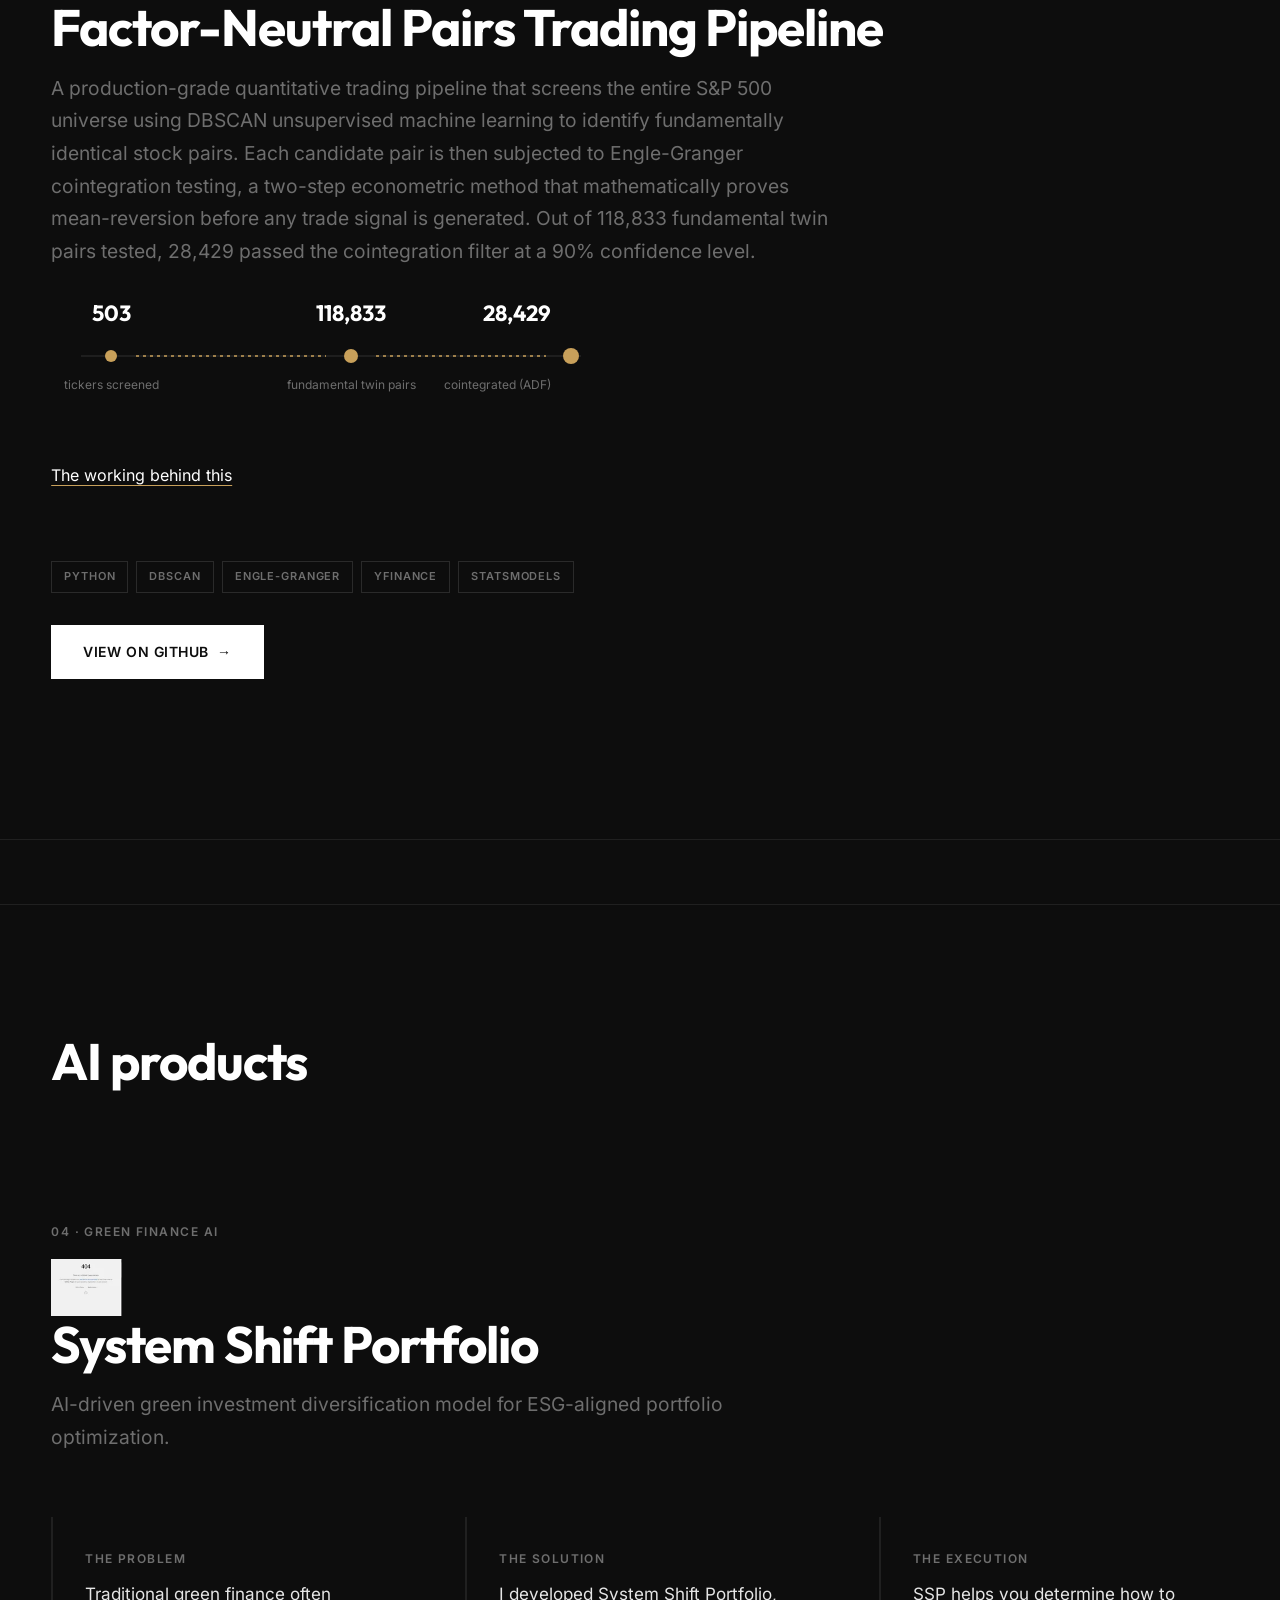
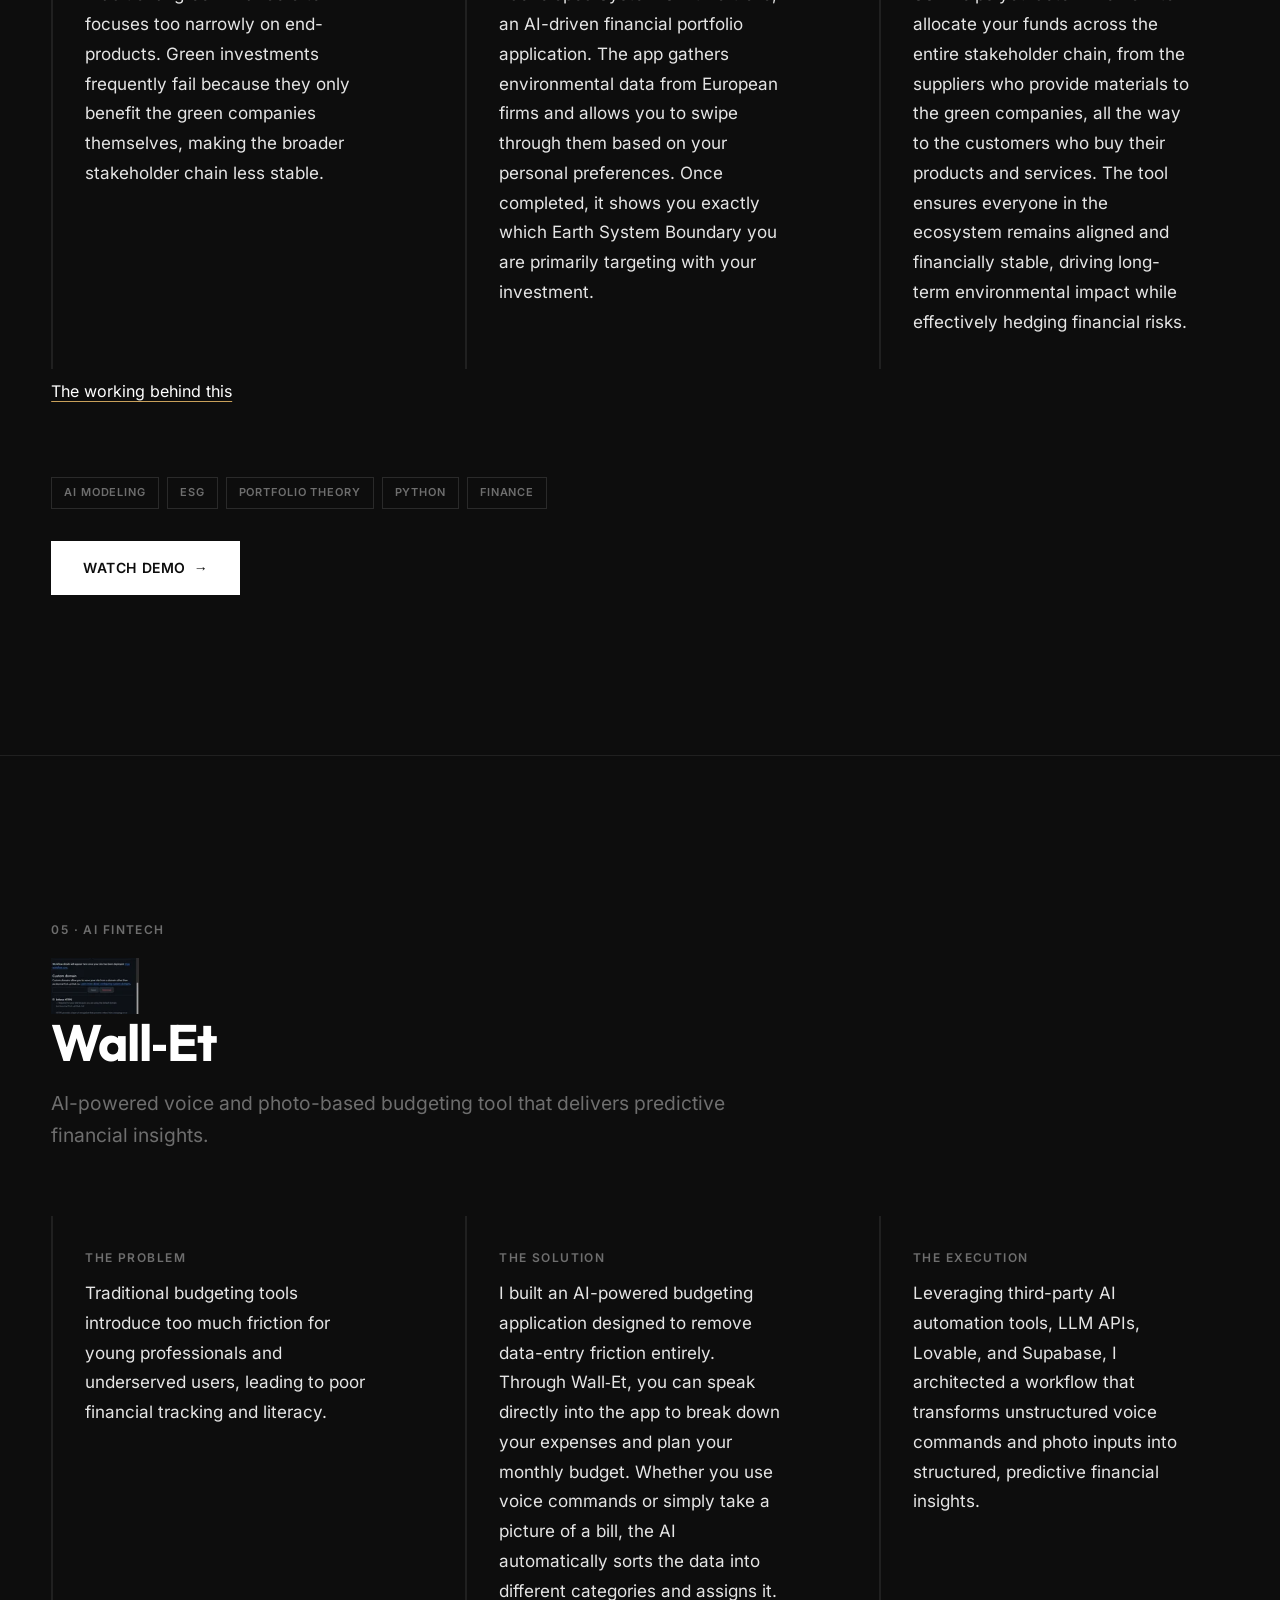
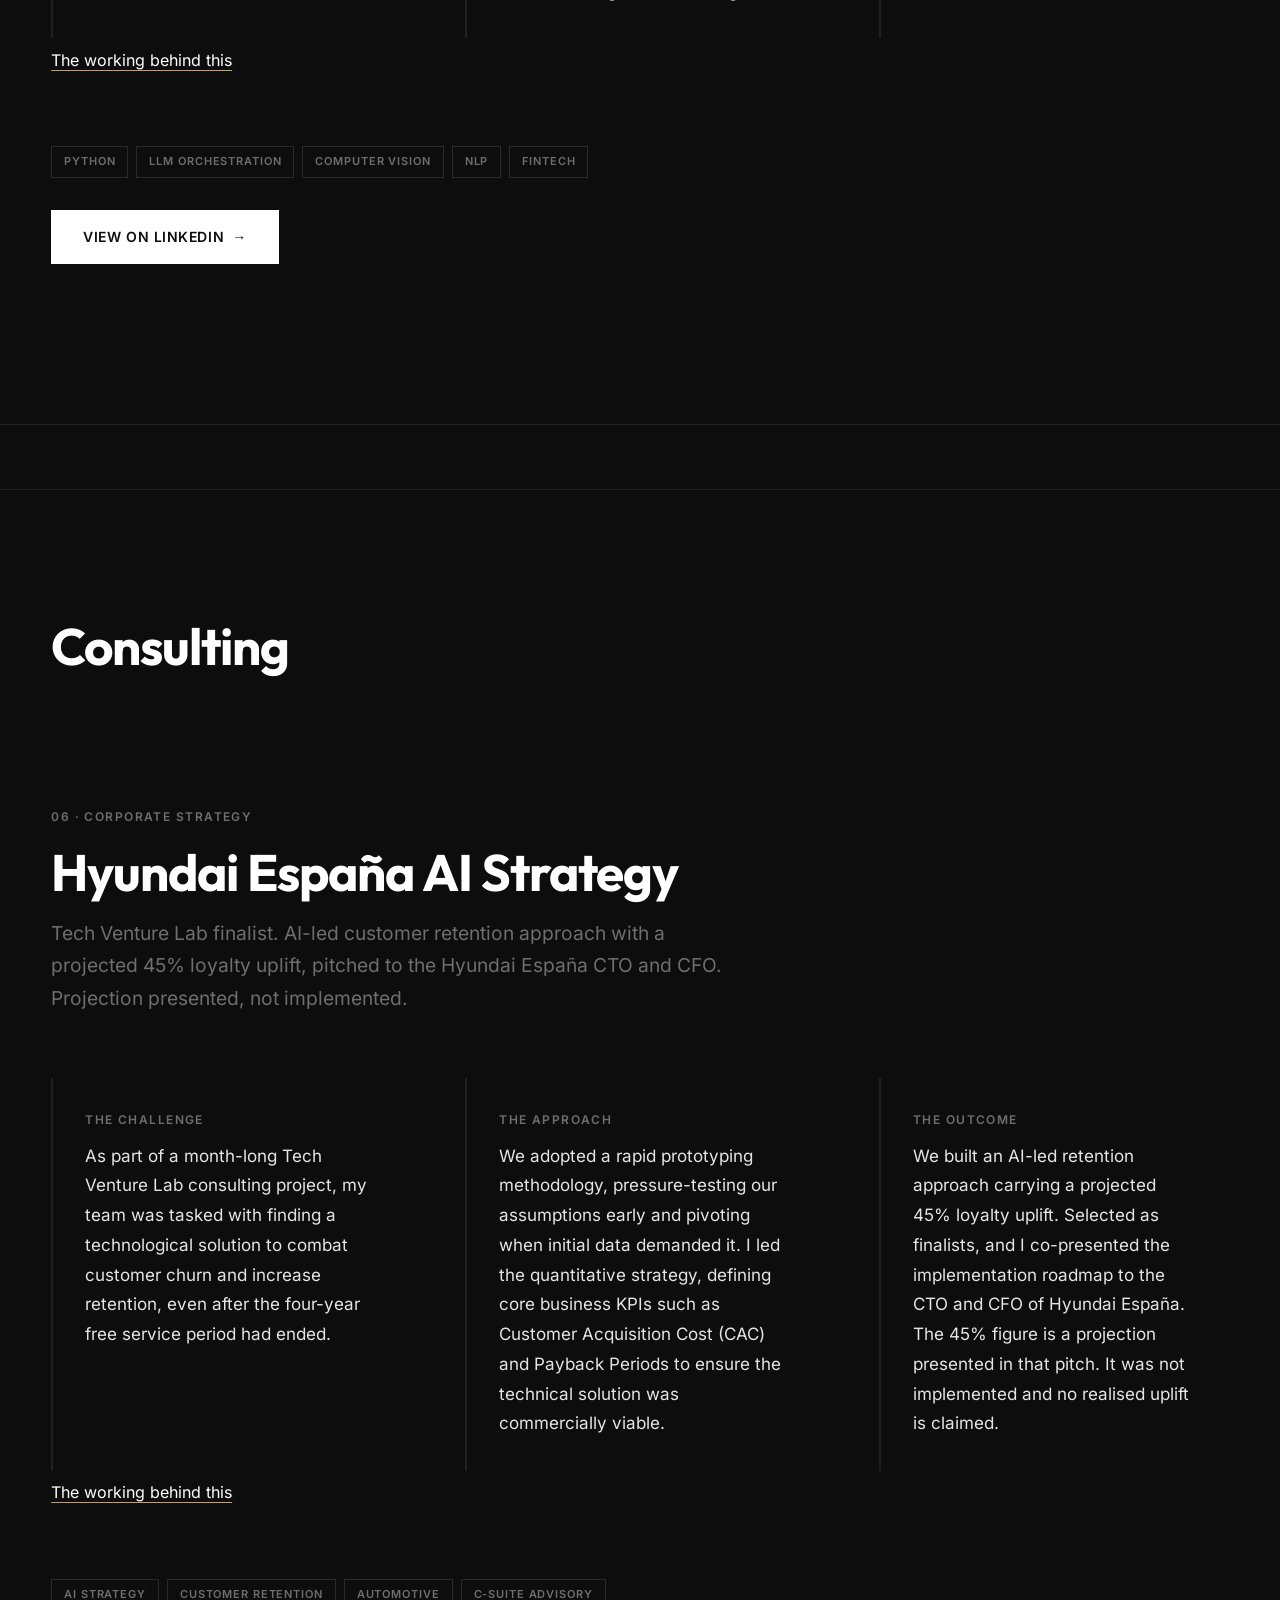
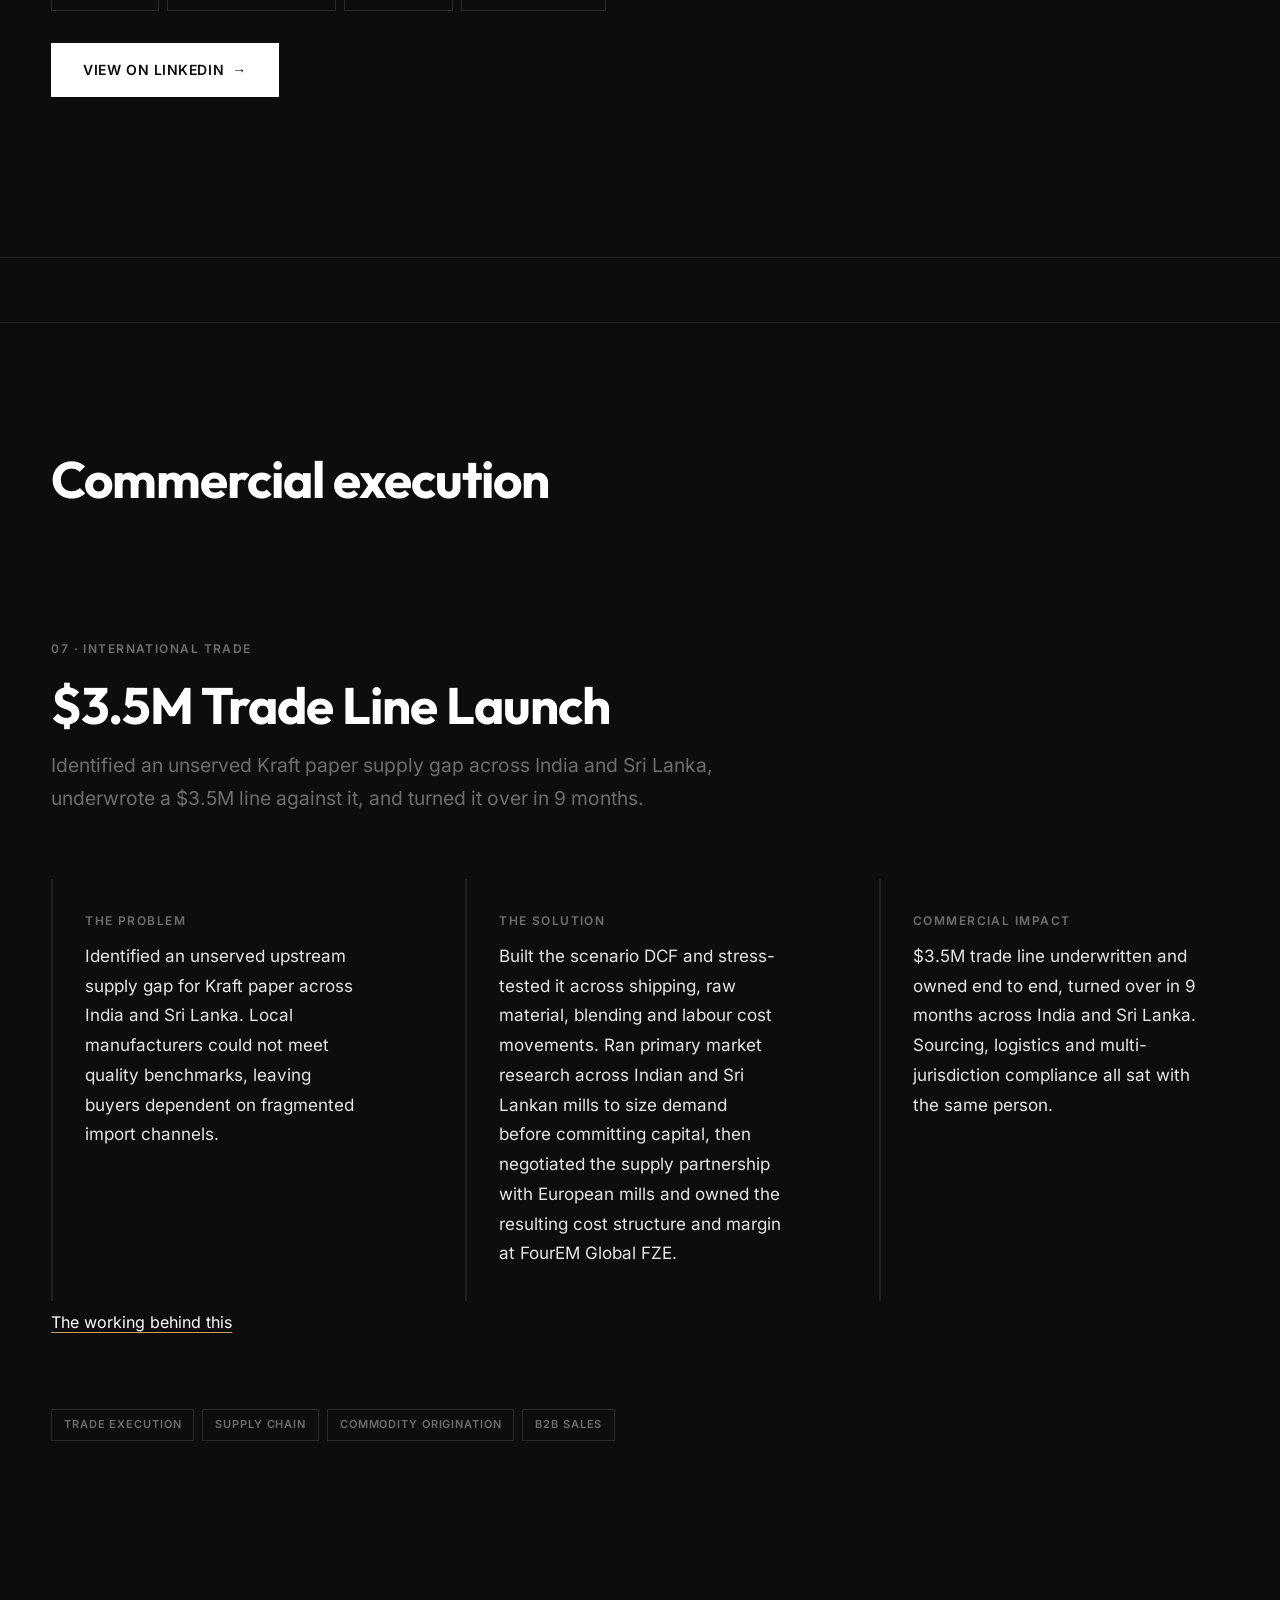
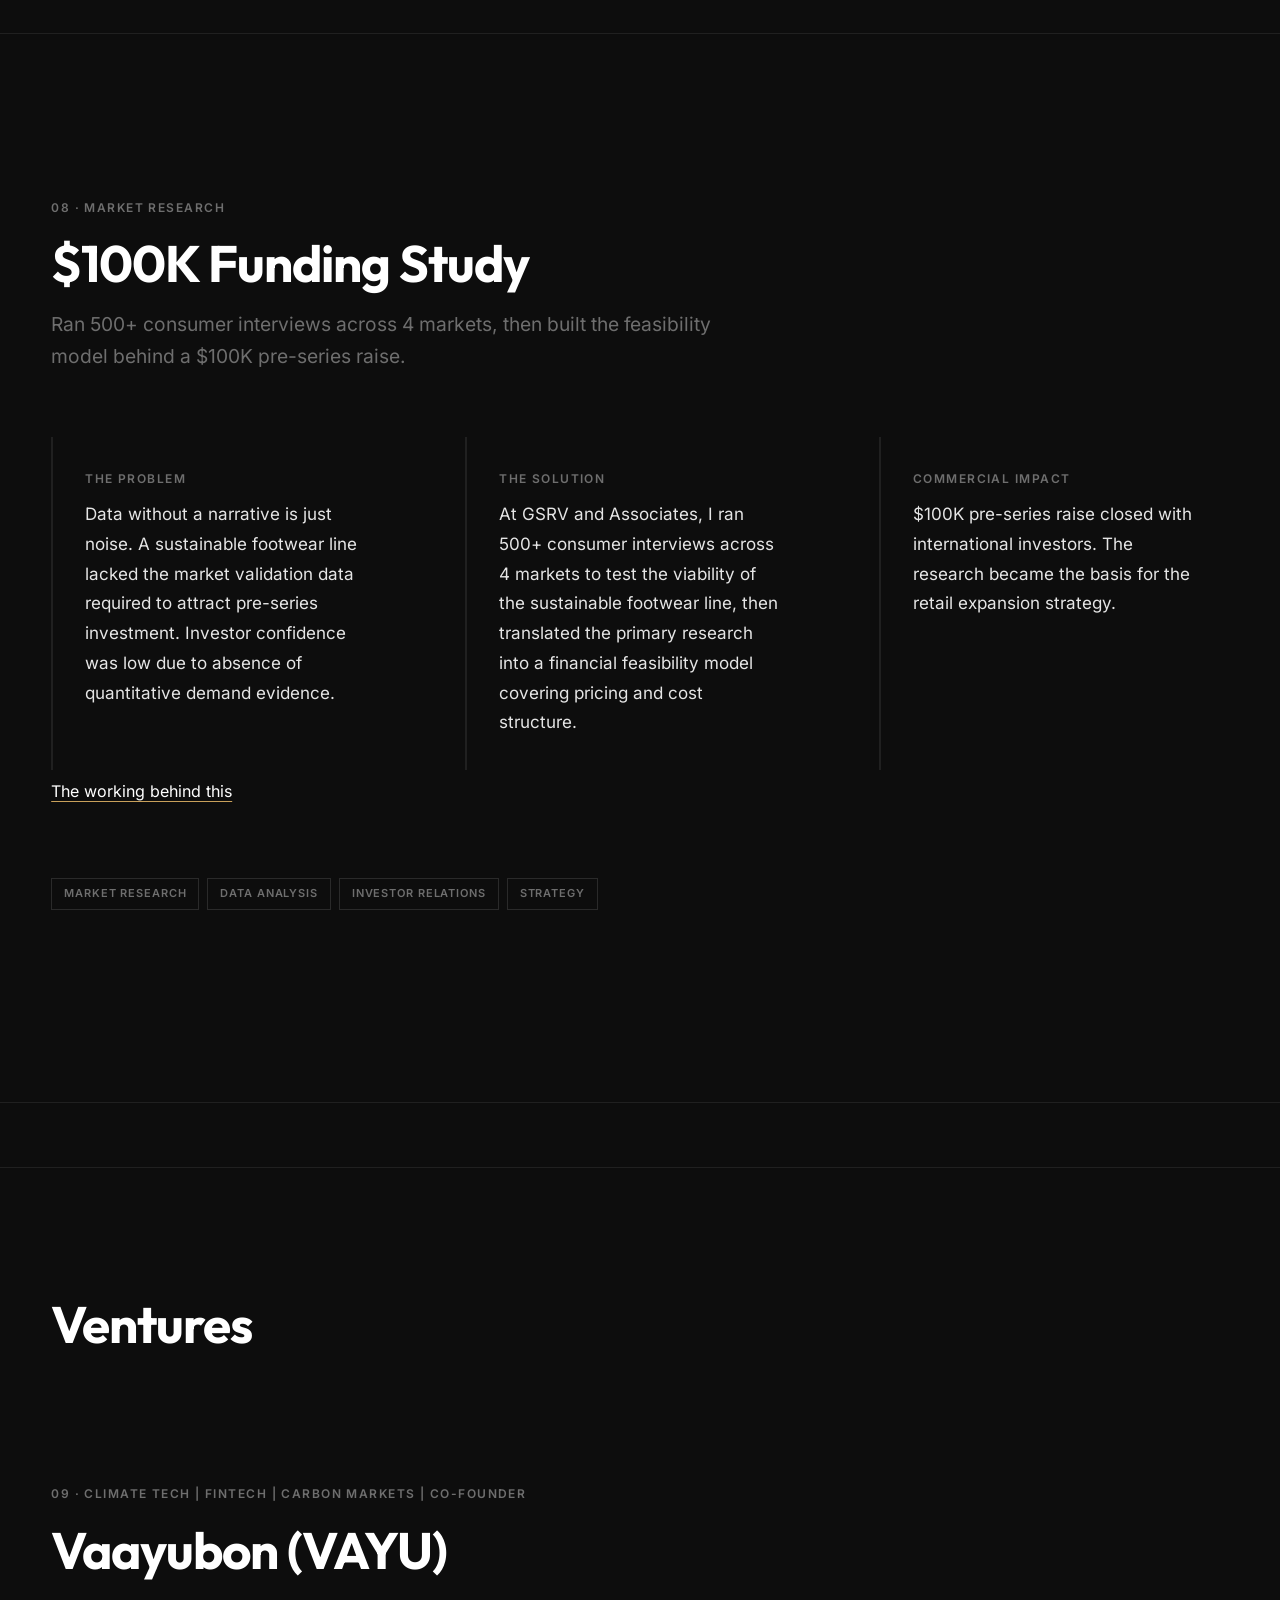
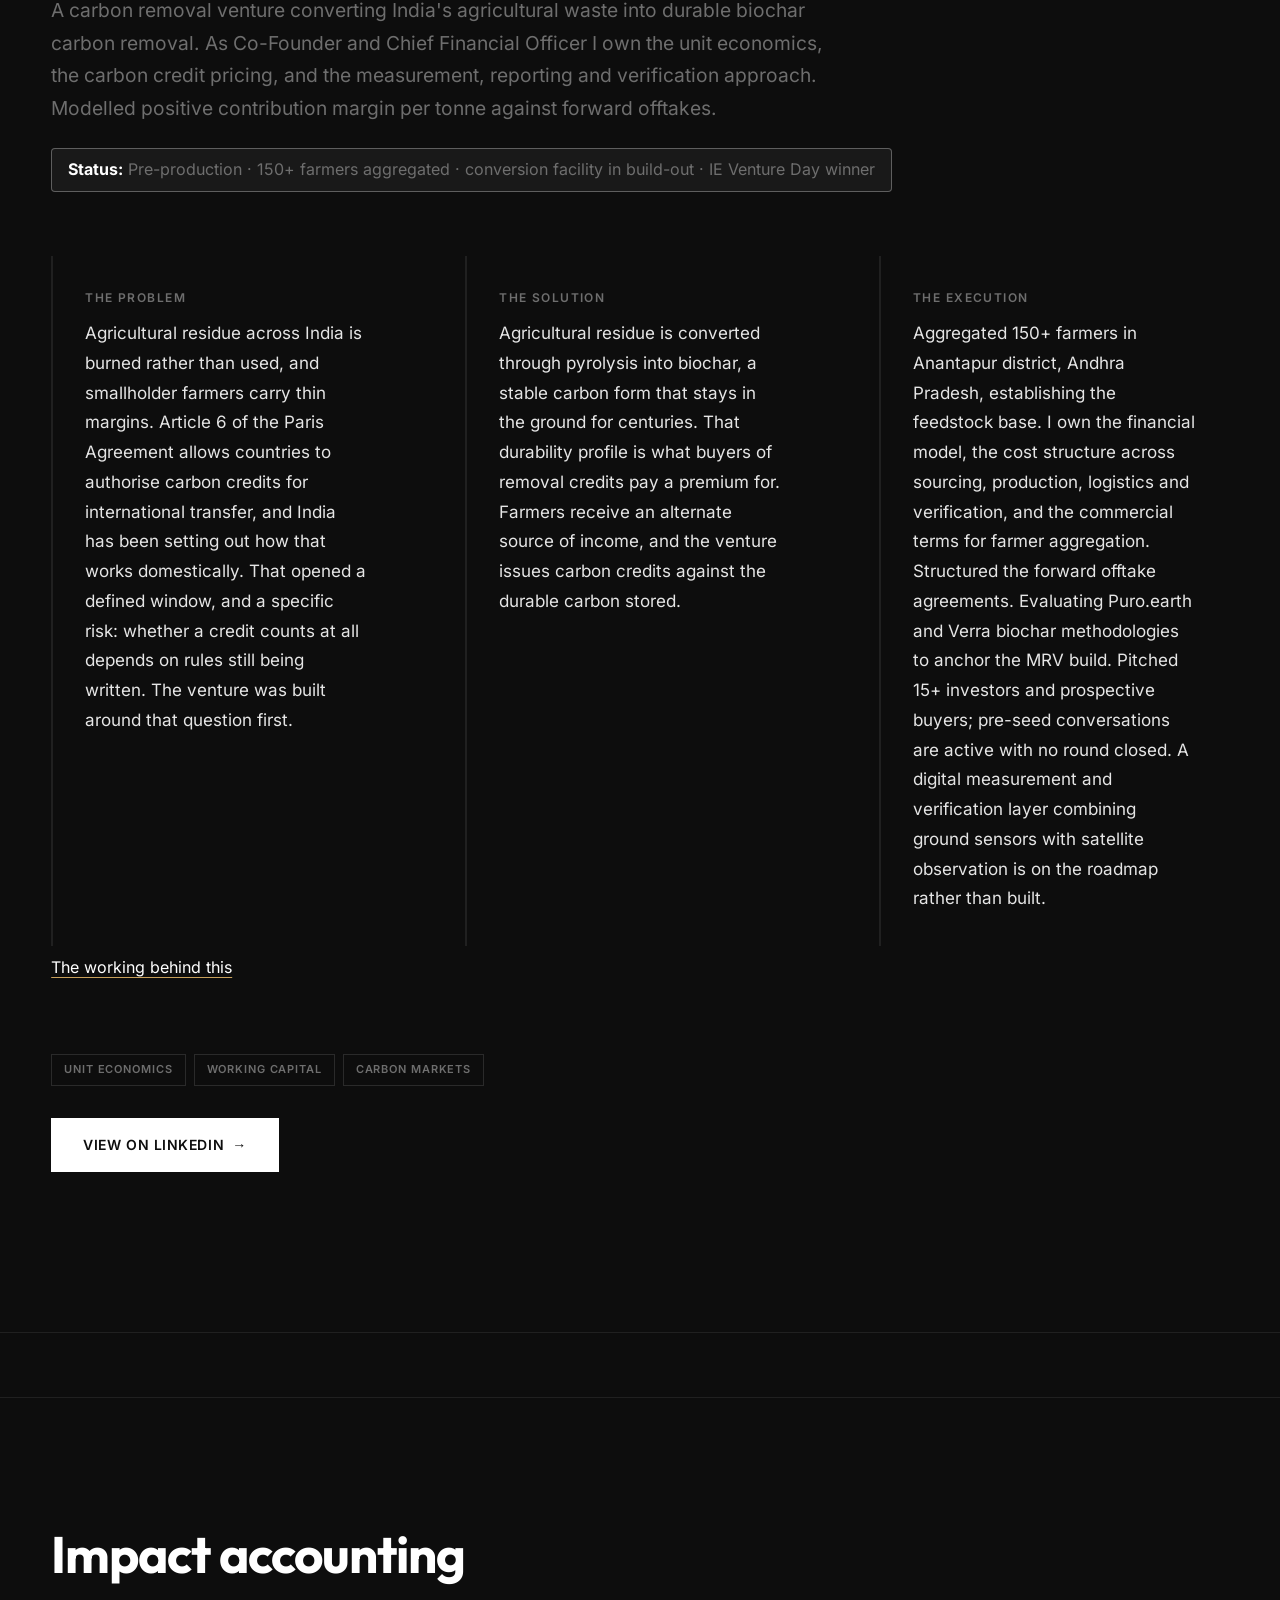
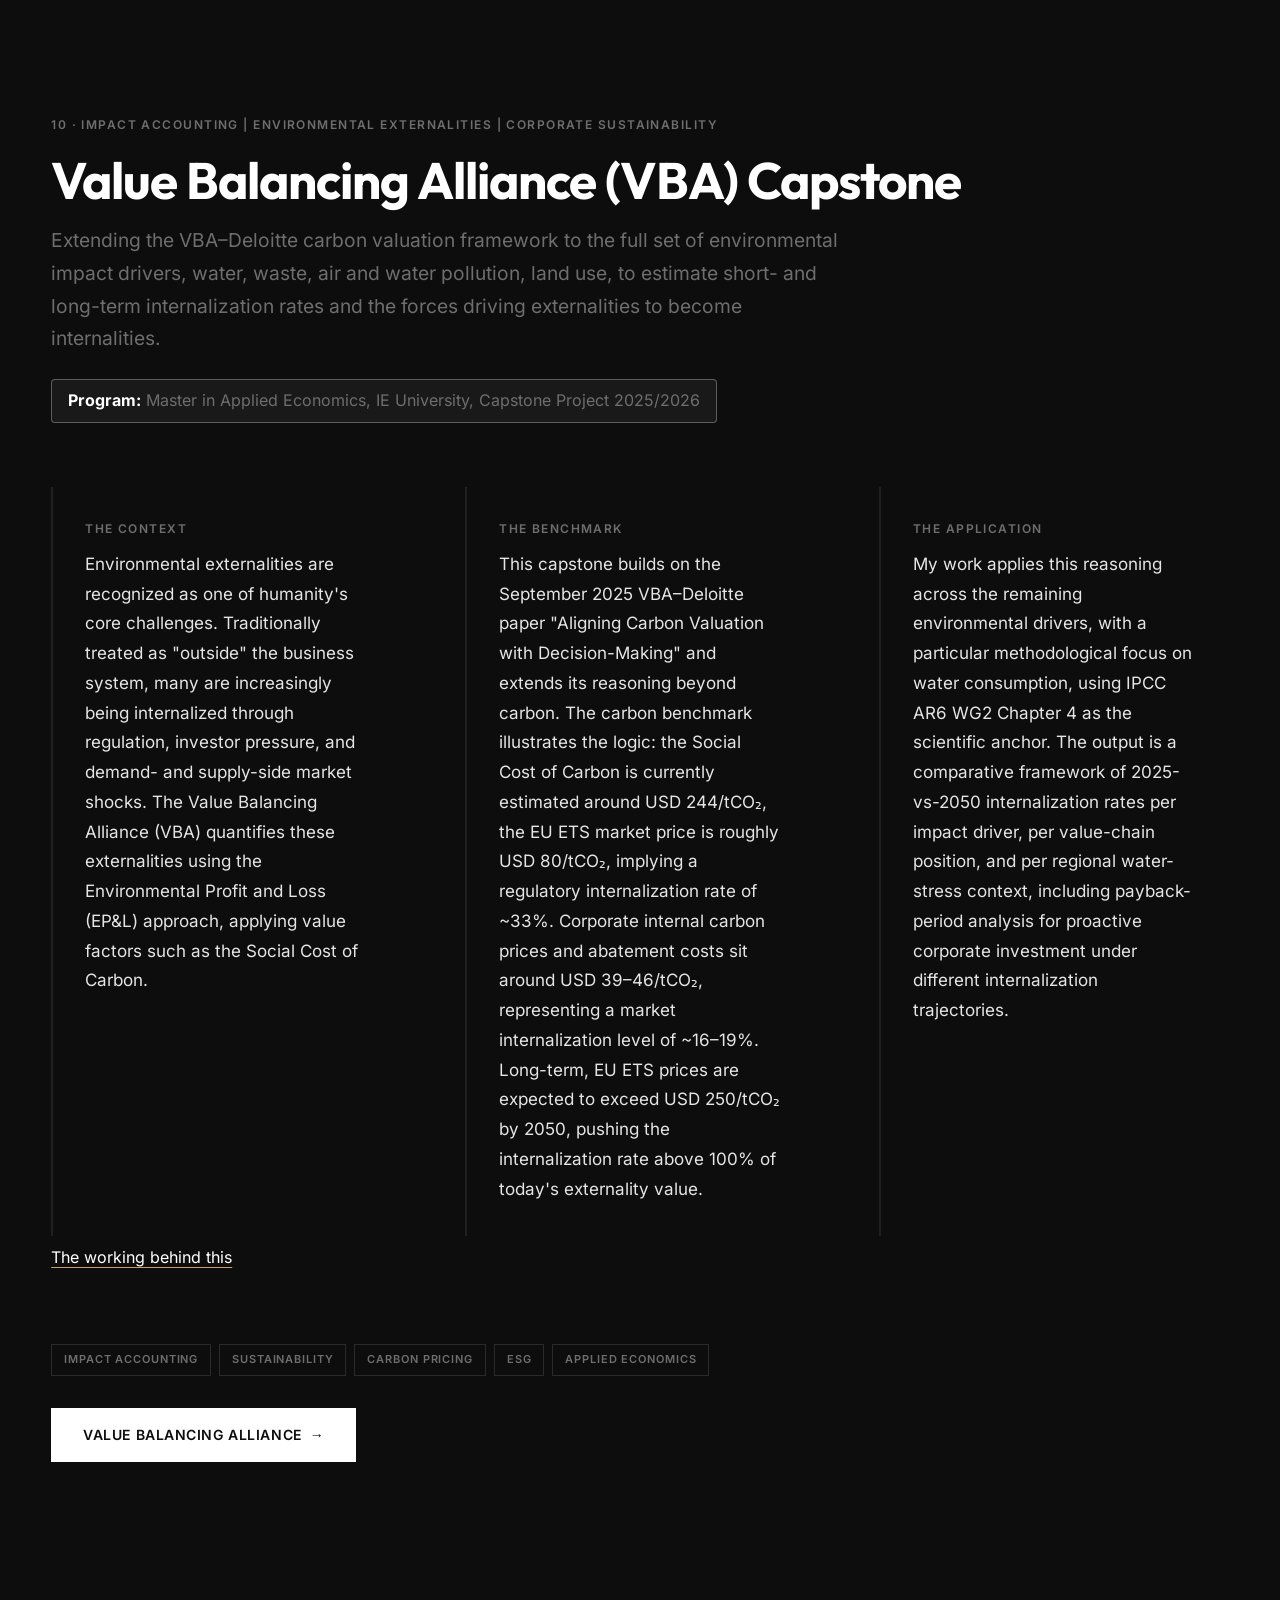
<file: factor-neutral-pairs-trading.html>
<!DOCTYPE html>
<html lang="en">

<head>
  <meta charset="UTF-8">
  <meta name="viewport" content="width=device-width, initial-scale=1.0">
  <title>Moved · Manu Mythil Muralee</title>
  <link rel="canonical" href="https://manumythilmuralee.com/projects.html#pairs-trading">
  <meta name="robots" content="noindex, follow">
  <meta http-equiv="refresh" content="0; url=projects.html#pairs-trading">
  <link rel="stylesheet" href="css/style.css">
  <link rel="stylesheet" href="css/site.css">
  <link rel="icon"
    href="data:image/svg+xml,<svg xmlns='http://www.w3.org/2000/svg' viewBox='0 0 100 100'><text y='.9em' font-size='90'>M</text></svg>">
  <script>window.location.replace('projects.html#pairs-trading');</script>
</head>

<body>
  <main class="redirect">
    <div class="redirect__inner">
      <h1 class="redirect__title">This page has moved</h1>
      <p class="redirect__text">The pairs trading write-up is on the projects page.</p>
      <a class="btn btn--primary" href="projects.html#pairs-trading">Continue <span class="btn__arrow">&rarr;</span></a>
    </div>
  </main>
</body>

</html>
</file>
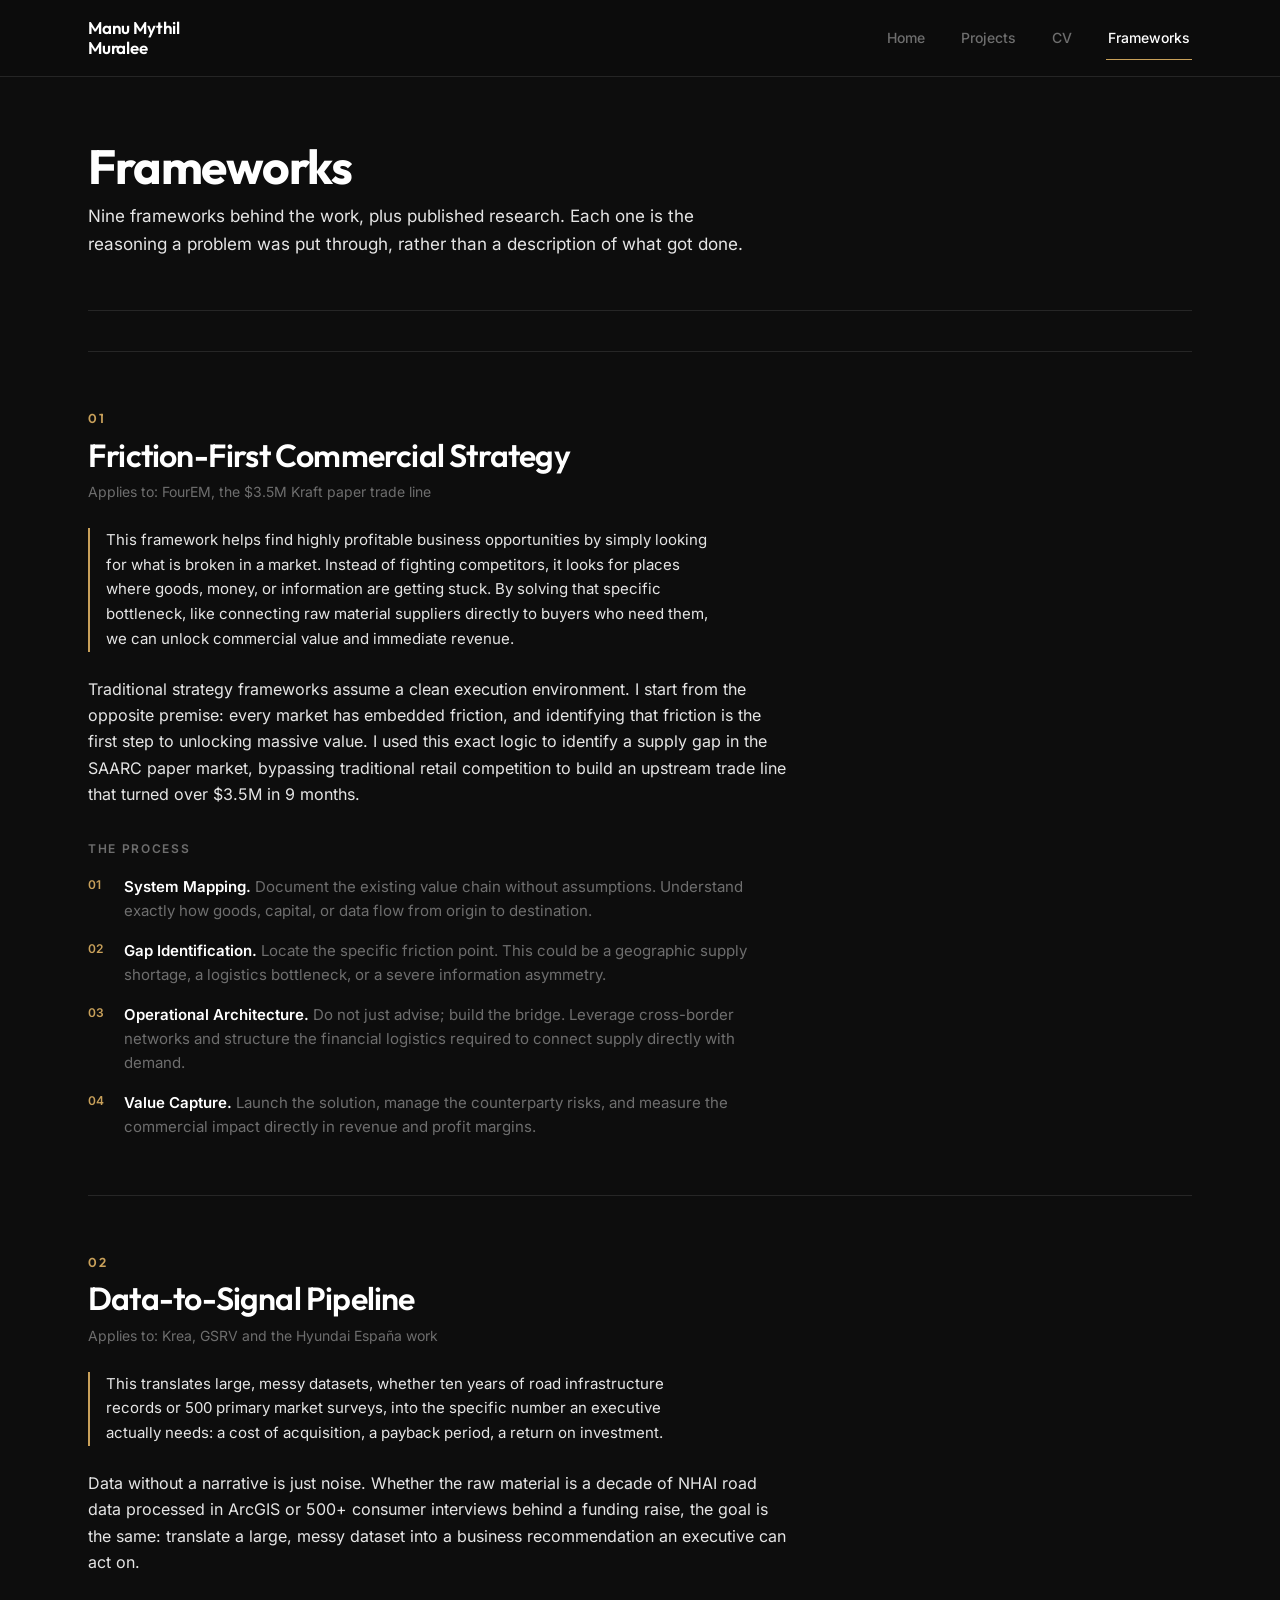
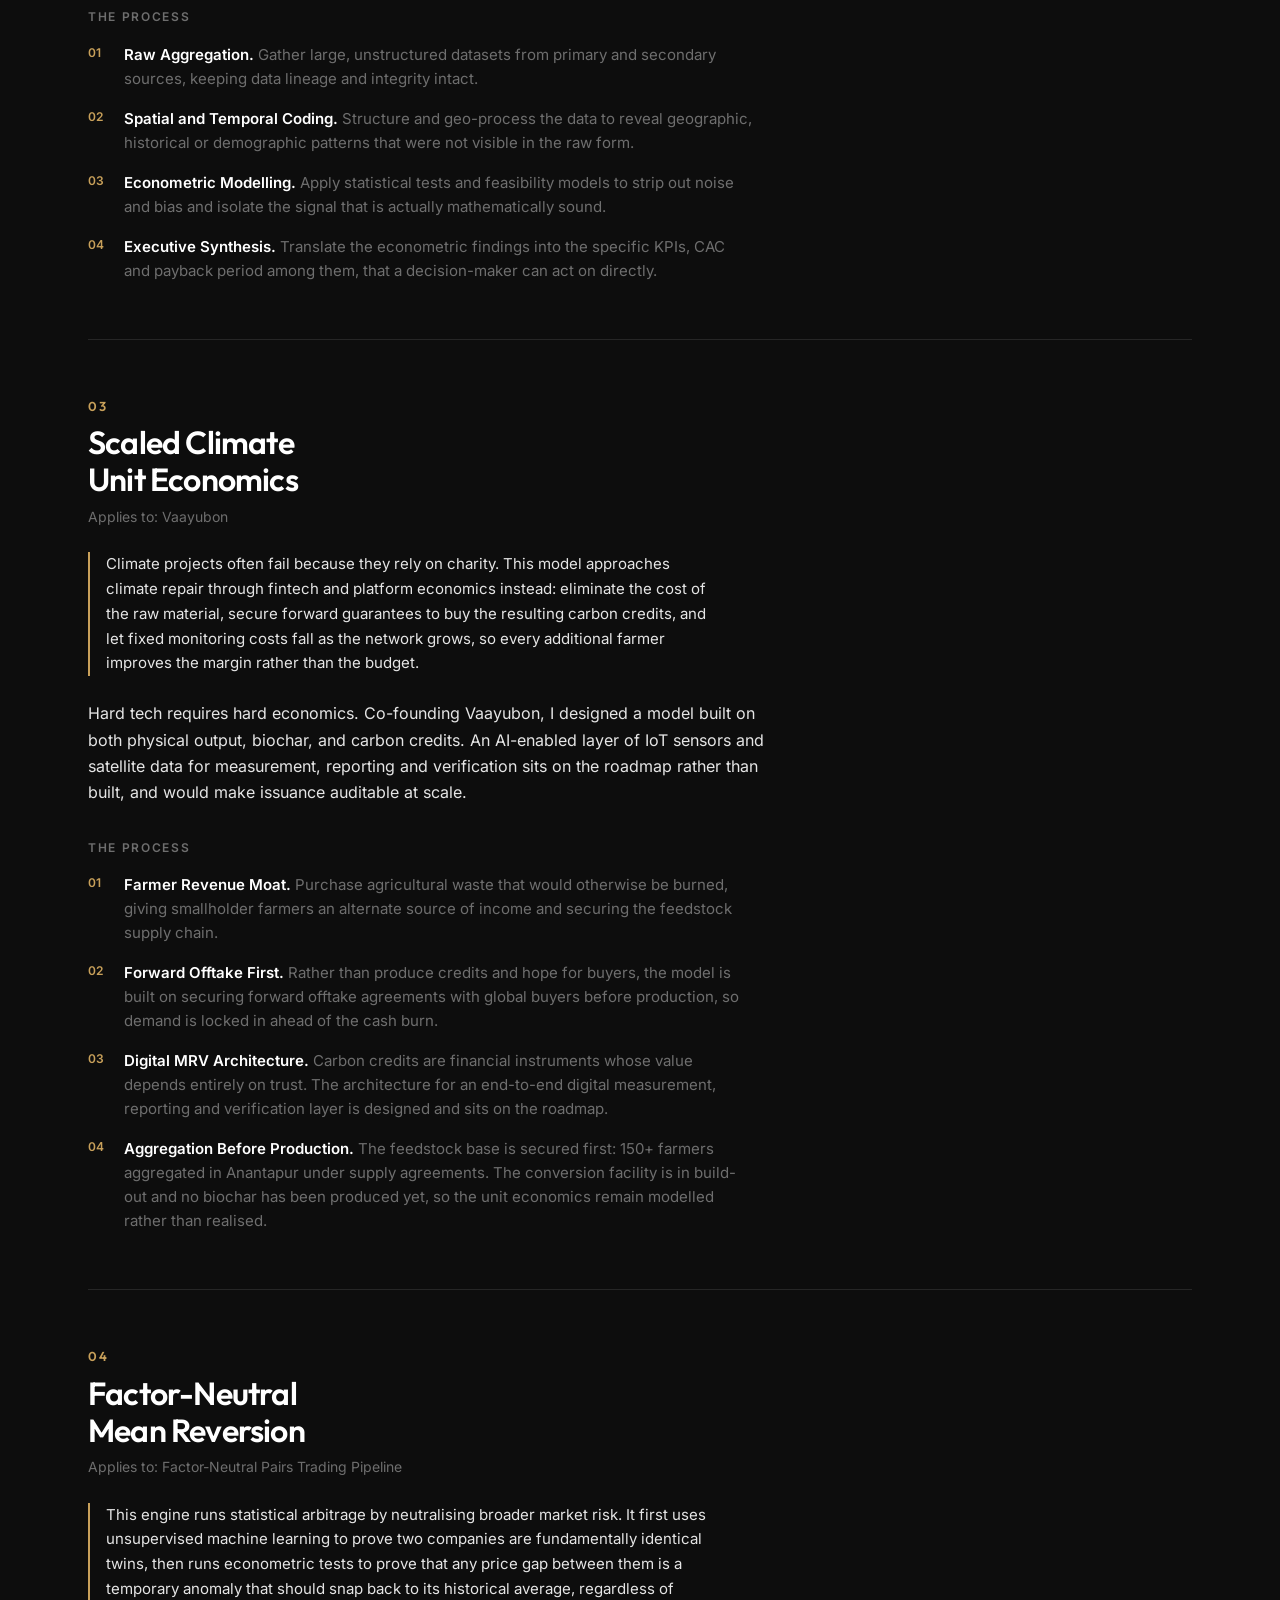
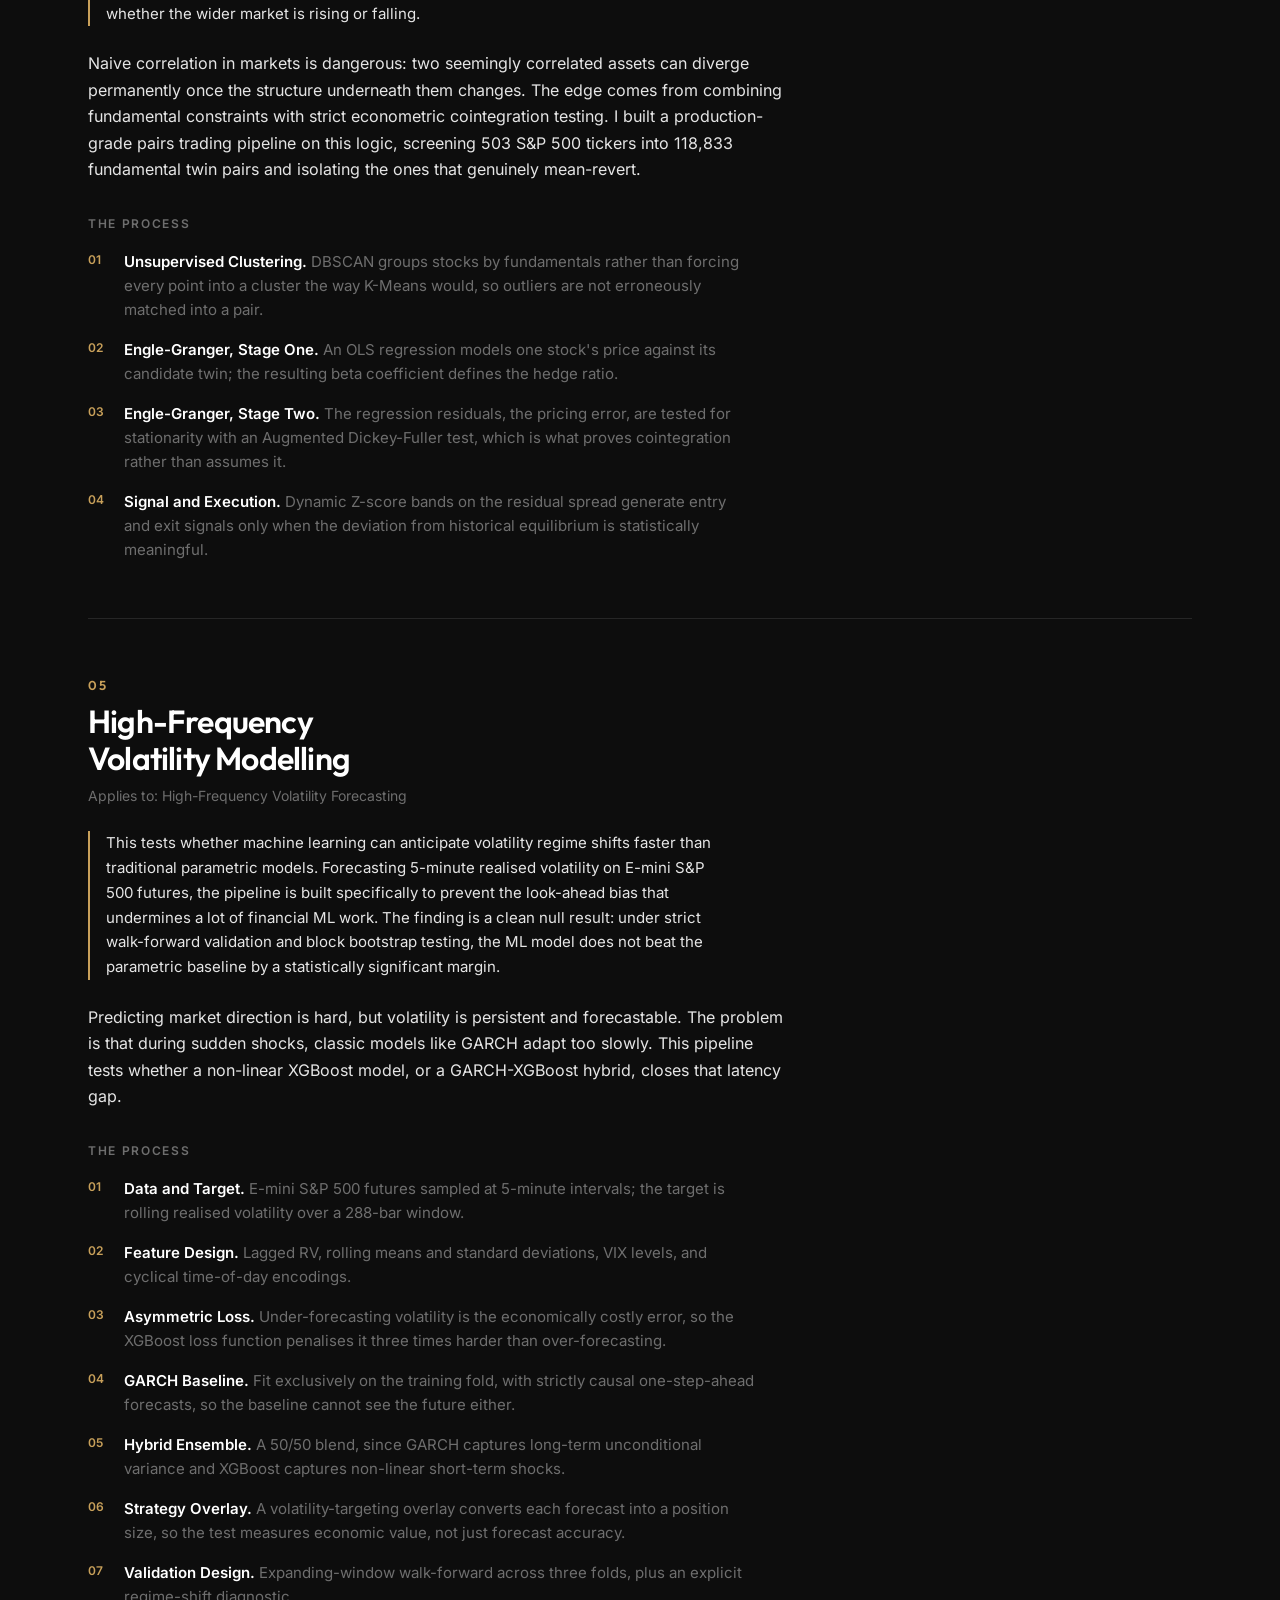
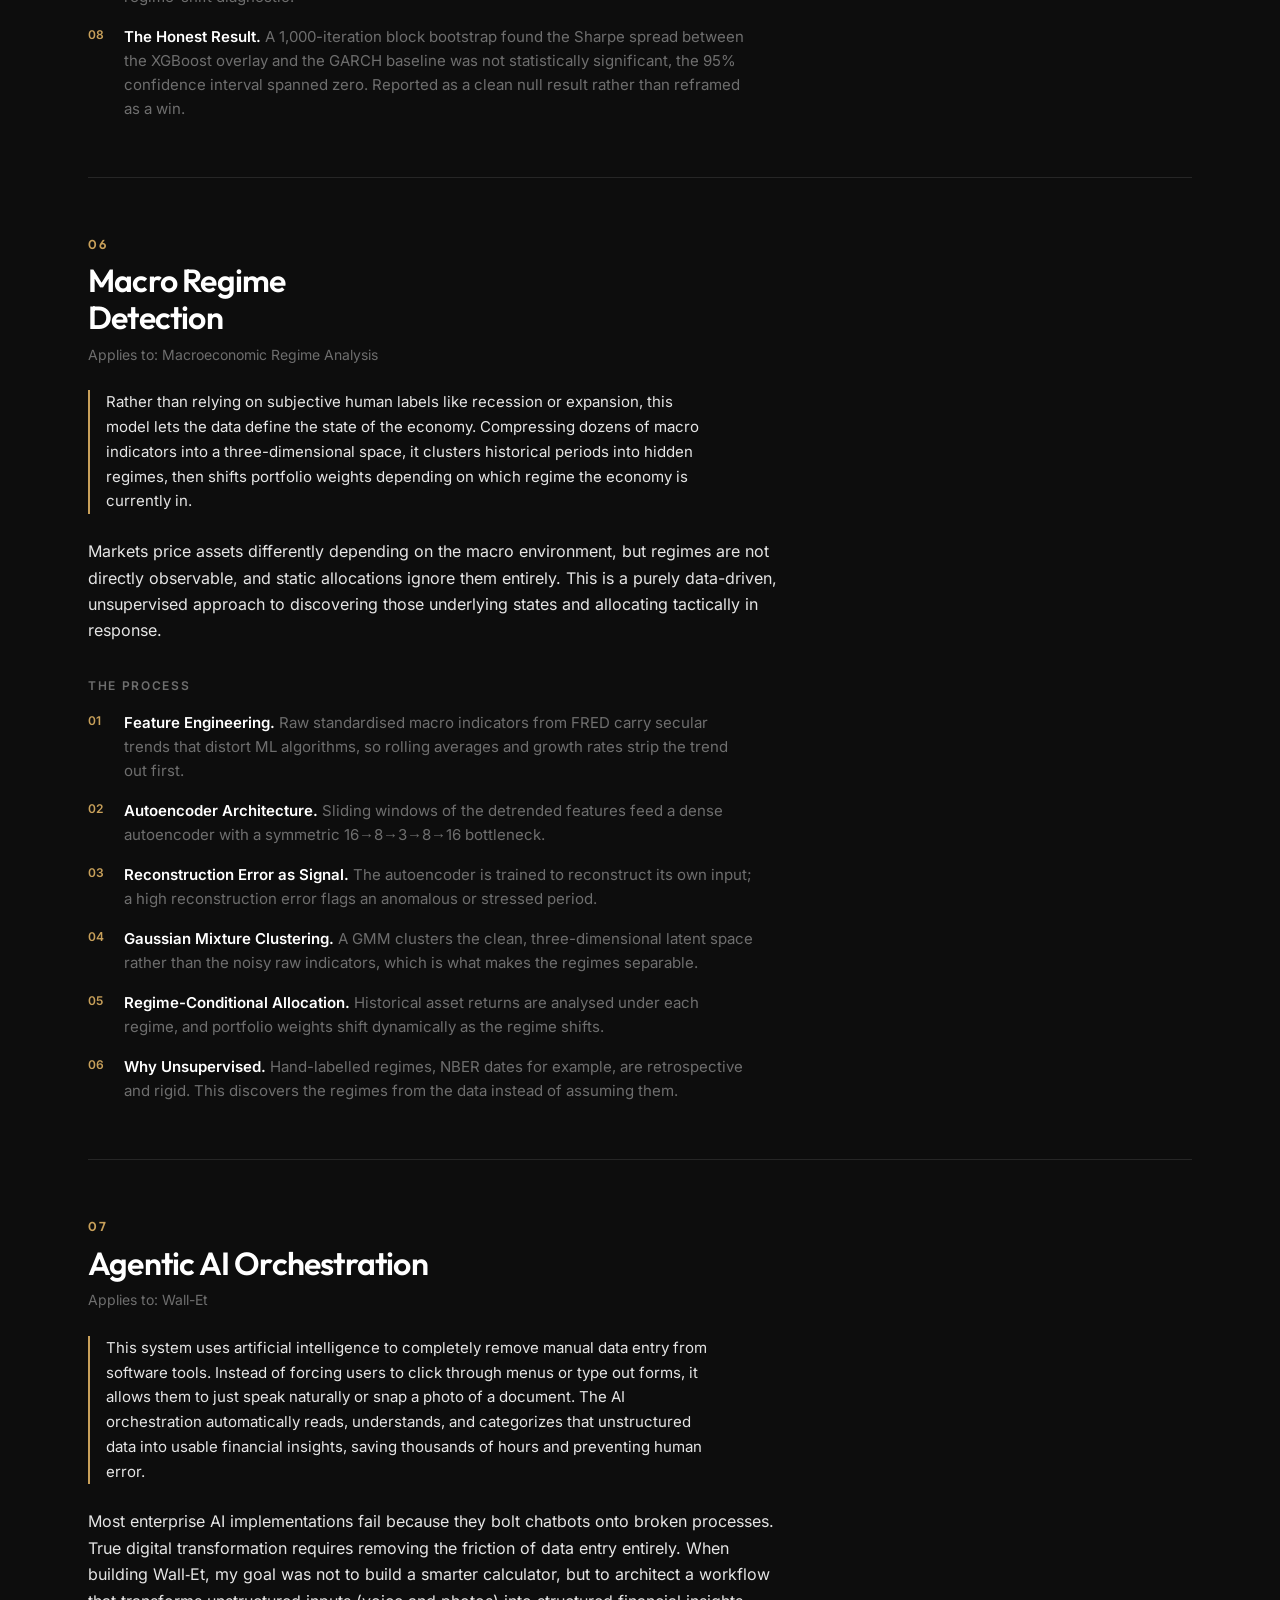
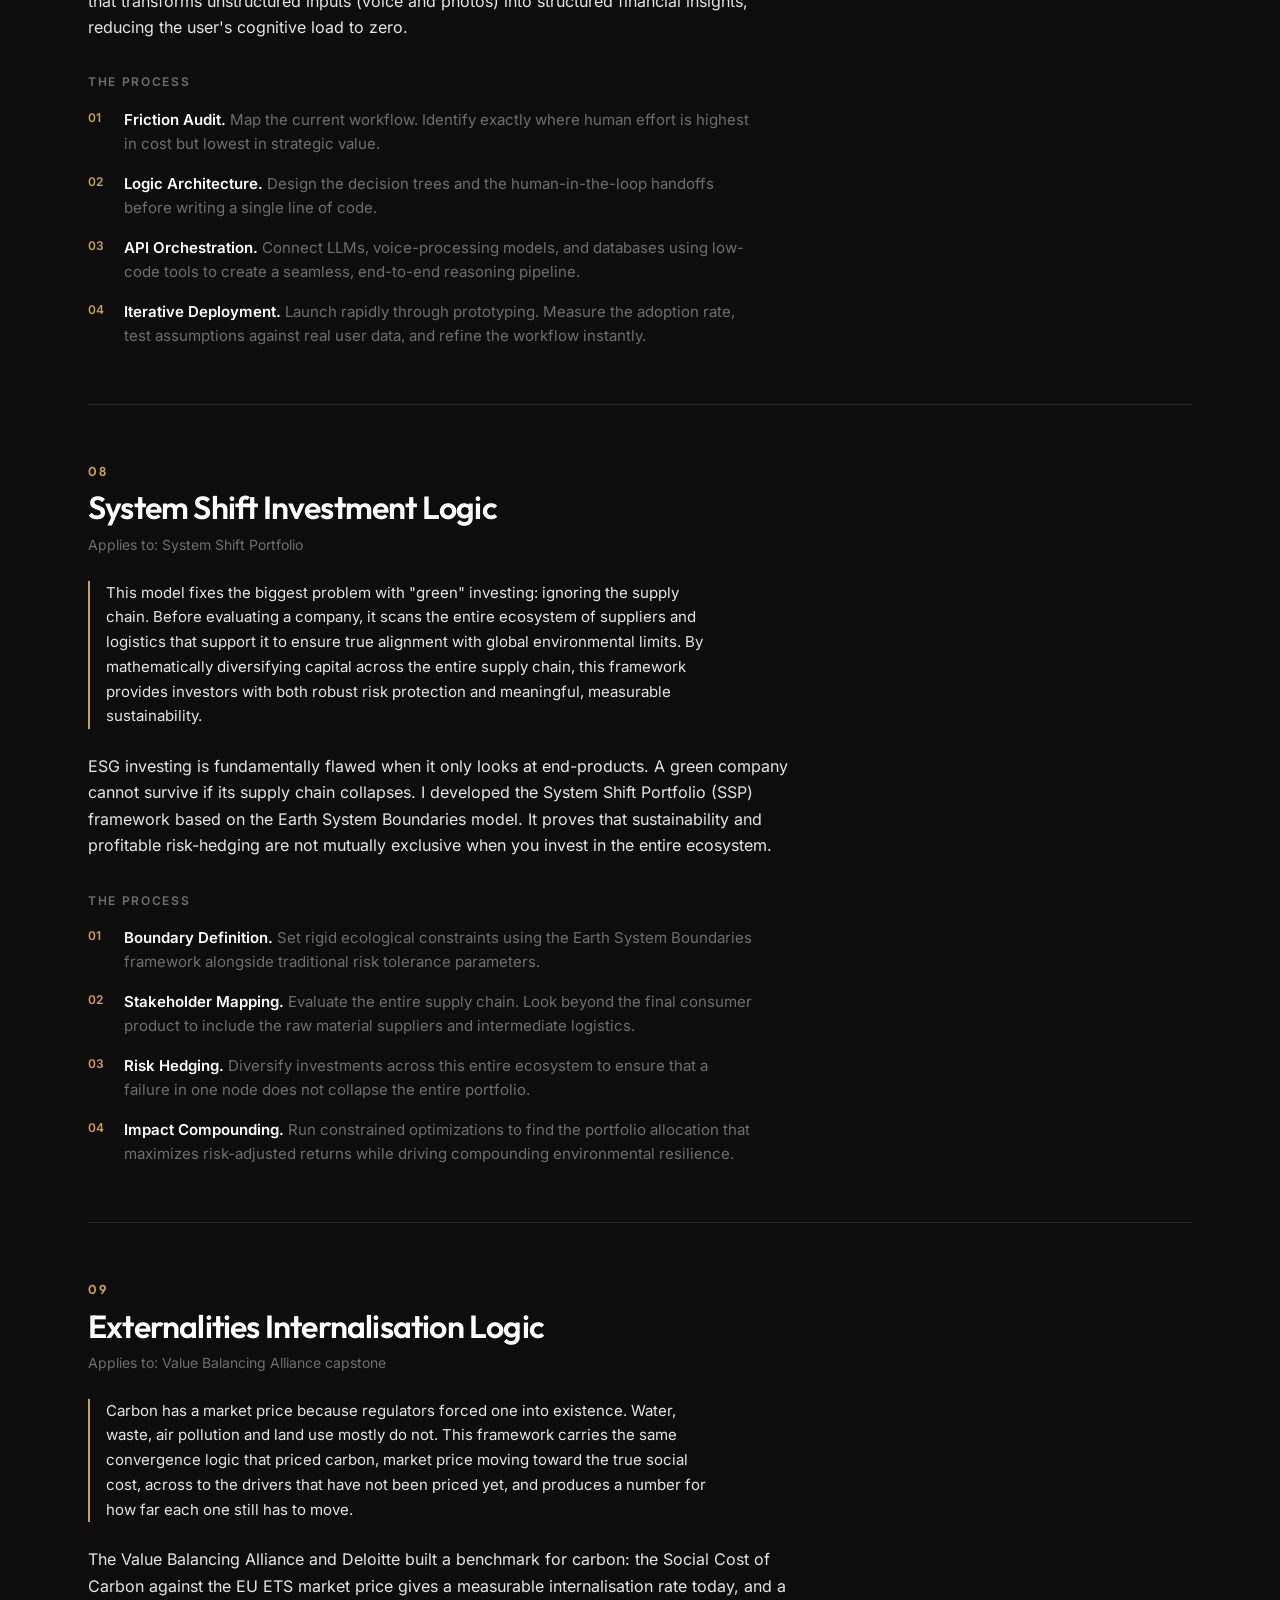
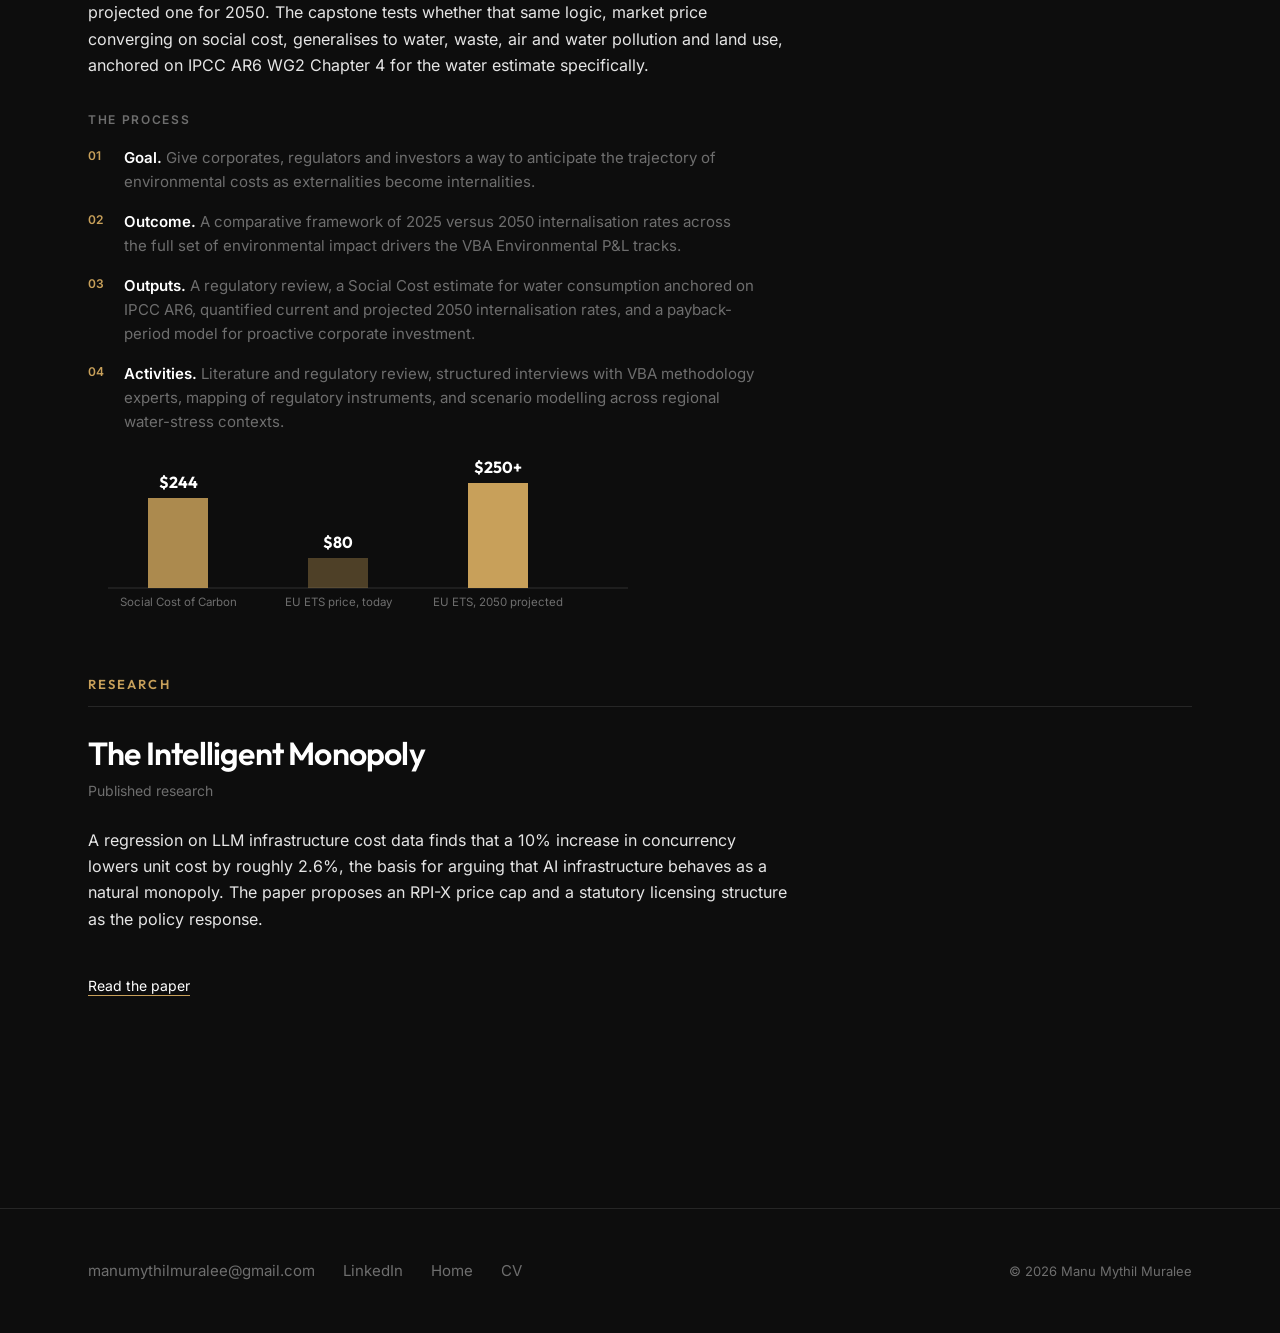
<file: frameworks.html>
<!DOCTYPE html>
<html lang="en">

<head>
  <meta charset="UTF-8">
  <meta name="viewport" content="width=device-width, initial-scale=1.0">
  <title>Frameworks · Manu Mythil Muralee</title>
  <meta name="description"
    content="Nine frameworks behind the work: the reasoning, not just the record. Commercial strategy, data-to-signal analysis, climate unit economics, mean reversion, volatility modelling, regime detection, AI orchestration, and published research on AI infrastructure economics.">
  <meta name="author" content="Manu Mythil Muralee">
  <meta property="og:type" content="article">
  <meta property="og:title" content="Frameworks · Manu Mythil Muralee">
  <meta property="og:description" content="Nine frameworks and one research paper: how the problems were reasoned through, not just what was done.">
  <meta property="og:url" content="https://manumythilmuralee.com/frameworks.html">
  <meta name="twitter:card" content="summary_large_image">
  <link rel="canonical" href="https://manumythilmuralee.com/frameworks.html">
  <link rel="preload" href="fonts/outfit-var.woff2" as="font" type="font/woff2" crossorigin>
  <link rel="preload" href="fonts/inter-var.woff2" as="font" type="font/woff2" crossorigin>
  <link rel="stylesheet" href="css/style.css">
  <link rel="stylesheet" href="css/site.css">
  <link rel="icon"
    href="data:image/svg+xml,<svg xmlns='http://www.w3.org/2000/svg' viewBox='0 0 100 100'><text y='.9em' font-size='90'>M</text></svg>">
</head>

<body>

  <a href="#main-content" class="skip-link">Skip to main content</a>

  <nav class="nav3" aria-label="Main navigation">
    <div class="wrap nav3__inner">
      <a href="index.html" class="nav3__logo">Manu Mythil<br>Muralee</a>
      <ul class="nav3__list">
        <li><a href="index.html" class="nav3__link">Home</a></li>
        <li><a href="projects.html" class="nav3__link">Projects</a></li>
        <li><a href="cv.html" class="nav3__link">CV</a></li>
        <li><a href="frameworks.html" class="nav3__link" aria-current="page">Frameworks</a></li>
      </ul>
      <details class="nav3__mobile">
        <summary class="nav3__toggle" aria-label="Menu"><span></span><span></span><span></span></summary>
        <ul class="nav3__mlist">
          <li><a href="index.html" class="nav3__mlink">Home</a></li>
          <li><a href="projects.html" class="nav3__mlink">Projects</a></li>
          <li><a href="cv.html" class="nav3__mlink">CV</a></li>
          <li><a href="frameworks.html" class="nav3__mlink" aria-current="page">Frameworks</a></li>
        </ul>
      </details>
    </div>
  </nav>

  <main id="main-content" class="cv">
    <div class="wrap">
      <header class="cv__head">
        <h1 class="cv__name">Frameworks</h1>
        <p class="cv__title">Nine frameworks behind the work, plus published research. Each one is the reasoning a problem was put through, rather than a description of what got done.</p>
      </header>

      <article class="think" id="friction-first">
        <p class="think__num">01</p>
        <h2 class="think__title">Friction-First Commercial Strategy</h2>
        <p class="think__applies">Applies to: FourEM, the $3.5M Kraft paper trade line</p>
        <p class="think__plain">This framework helps find highly profitable business opportunities by simply looking for what is broken in a market. Instead of fighting competitors, it looks for places where goods, money, or information are getting stuck. By solving that specific bottleneck, like connecting raw material suppliers directly to buyers who need them, we can unlock commercial value and immediate revenue.</p>
        <p class="think__body">Traditional strategy frameworks assume a clean execution environment. I start from the opposite premise: every market has embedded friction, and identifying that friction is the first step to unlocking massive value. I used this exact logic to identify a supply gap in the SAARC paper market, bypassing traditional retail competition to build an upstream trade line that turned over $3.5M in 9 months.</p>
        <p class="think__steps-label">The process</p>
        <ol class="think__steps">
          <li><strong>System Mapping.</strong> Document the existing value chain without assumptions. Understand exactly how goods, capital, or data flow from origin to destination.</li>
          <li><strong>Gap Identification.</strong> Locate the specific friction point. This could be a geographic supply shortage, a logistics bottleneck, or a severe information asymmetry.</li>
          <li><strong>Operational Architecture.</strong> Do not just advise; build the bridge. Leverage cross-border networks and structure the financial logistics required to connect supply directly with demand.</li>
          <li><strong>Value Capture.</strong> Launch the solution, manage the counterparty risks, and measure the commercial impact directly in revenue and profit margins.</li>
        </ol>
      </article>

      <article class="think" id="data-to-signal">
        <p class="think__num">02</p>
        <h2 class="think__title">Data-to-Signal Pipeline</h2>
        <p class="think__applies">Applies to: Krea, GSRV and the Hyundai Espa&ntilde;a work</p>
        <p class="think__plain">This translates large, messy datasets, whether ten years of road infrastructure
          records or 500 primary market surveys, into the specific number an executive actually needs: a cost of
          acquisition, a payback period, a return on investment.</p>
        <p class="think__body">Data without a narrative is just noise. Whether the raw material is a decade of NHAI
          road data processed in ArcGIS or 500+ consumer interviews behind a funding raise, the goal is the same:
          translate a large, messy dataset into a business recommendation an executive can act on.</p>
        <p class="think__steps-label">The process</p>
        <ol class="think__steps">
          <li><strong>Raw Aggregation.</strong> Gather large, unstructured datasets from primary and secondary
            sources, keeping data lineage and integrity intact.</li>
          <li><strong>Spatial and Temporal Coding.</strong> Structure and geo-process the data to reveal geographic,
            historical or demographic patterns that were not visible in the raw form.</li>
          <li><strong>Econometric Modelling.</strong> Apply statistical tests and feasibility models to strip out
            noise and bias and isolate the signal that is actually mathematically sound.</li>
          <li><strong>Executive Synthesis.</strong> Translate the econometric findings into the specific KPIs, CAC and
            payback period among them, that a decision-maker can act on directly.</li>
        </ol>
      </article>

      <article class="think" id="climate-scale">
        <p class="think__num">03</p>
        <h2 class="think__title">Scaled Climate<br>Unit Economics</h2>
        <p class="think__applies">Applies to: Vaayubon</p>
        <p class="think__plain">Climate projects often fail because they rely on charity. This model approaches
          climate repair through fintech and platform economics instead: eliminate the cost of the raw material,
          secure forward guarantees to buy the resulting carbon credits, and let fixed monitoring costs fall as the
          network grows, so every additional farmer improves the margin rather than the budget.</p>
        <p class="think__body">Hard tech requires hard economics. Co-founding Vaayubon, I designed a model built on
          both physical output, biochar, and carbon credits. An AI-enabled layer of IoT sensors and satellite data for
          measurement, reporting and verification sits on the roadmap rather than built, and would make issuance
          auditable at scale.</p>
        <p class="think__steps-label">The process</p>
        <ol class="think__steps">
          <li><strong>Farmer Revenue Moat.</strong> Purchase agricultural waste that would otherwise be burned, giving
            smallholder farmers an alternate source of income and securing the feedstock supply chain.</li>
          <li><strong>Forward Offtake First.</strong> Rather than produce credits and hope for buyers, the model is
            built on securing forward offtake agreements with global buyers before production, so demand is locked in
            ahead of the cash burn.</li>
          <li><strong>Digital MRV Architecture.</strong> Carbon credits are financial instruments whose value depends
            entirely on trust. The architecture for an end-to-end digital measurement, reporting and verification
            layer is designed and sits on the roadmap.</li>
          <li><strong>Aggregation Before Production.</strong> The feedstock base is secured first: 150+ farmers
            aggregated in Anantapur under supply agreements. The conversion facility is in build-out and no biochar
            has been produced yet, so the unit economics remain modelled rather than realised.</li>
        </ol>
      </article>

      <article class="think" id="factor-neutral">
        <p class="think__num">04</p>
        <h2 class="think__title">Factor-Neutral<br>Mean Reversion</h2>
        <p class="think__applies">Applies to: Factor-Neutral Pairs Trading Pipeline</p>
        <p class="think__plain">This engine runs statistical arbitrage by neutralising broader market risk. It first
          uses unsupervised machine learning to prove two companies are fundamentally identical twins, then runs
          econometric tests to prove that any price gap between them is a temporary anomaly that should snap back to
          its historical average, regardless of whether the wider market is rising or falling.</p>
        <p class="think__body">Naive correlation in markets is dangerous: two seemingly correlated assets can diverge
          permanently once the structure underneath them changes. The edge comes from combining fundamental
          constraints with strict econometric cointegration testing. I built a production-grade pairs trading pipeline
          on this logic, screening 503 S&amp;P 500 tickers into 118,833 fundamental twin pairs and isolating the ones
          that genuinely mean-revert.</p>
        <p class="think__steps-label">The process</p>
        <ol class="think__steps">
          <li><strong>Unsupervised Clustering.</strong> DBSCAN groups stocks by fundamentals rather than forcing every
            point into a cluster the way K-Means would, so outliers are not erroneously matched into a pair.</li>
          <li><strong>Engle-Granger, Stage One.</strong> An OLS regression models one stock's price against its
            candidate twin; the resulting beta coefficient defines the hedge ratio.</li>
          <li><strong>Engle-Granger, Stage Two.</strong> The regression residuals, the pricing error, are tested for
            stationarity with an Augmented Dickey-Fuller test, which is what proves cointegration rather than assumes
            it.</li>
          <li><strong>Signal and Execution.</strong> Dynamic Z-score bands on the residual spread generate entry and
            exit signals only when the deviation from historical equilibrium is statistically meaningful.</li>
        </ol>
      </article>

      <article class="think" id="hf-volatility">
        <p class="think__num">05</p>
        <h2 class="think__title">High-Frequency<br>Volatility Modelling</h2>
        <p class="think__applies">Applies to: High-Frequency Volatility Forecasting</p>
        <p class="think__plain">This tests whether machine learning can anticipate volatility regime shifts faster
          than traditional parametric models. Forecasting 5-minute realised volatility on E-mini S&amp;P 500 futures,
          the pipeline is built specifically to prevent the look-ahead bias that undermines a lot of financial ML
          work. The finding is a clean null result: under strict walk-forward validation and block bootstrap testing,
          the ML model does not beat the parametric baseline by a statistically significant margin.</p>
        <p class="think__body">Predicting market direction is hard, but volatility is persistent and forecastable.
          The problem is that during sudden shocks, classic models like GARCH adapt too slowly. This pipeline tests
          whether a non-linear XGBoost model, or a GARCH-XGBoost hybrid, closes that latency gap.</p>
        <p class="think__steps-label">The process</p>
        <ol class="think__steps">
          <li><strong>Data and Target.</strong> E-mini S&amp;P 500 futures sampled at 5-minute intervals; the target
            is rolling realised volatility over a 288-bar window.</li>
          <li><strong>Feature Design.</strong> Lagged RV, rolling means and standard deviations, VIX levels, and
            cyclical time-of-day encodings.</li>
          <li><strong>Asymmetric Loss.</strong> Under-forecasting volatility is the economically costly error, so the
            XGBoost loss function penalises it three times harder than over-forecasting.</li>
          <li><strong>GARCH Baseline.</strong> Fit exclusively on the training fold, with strictly causal one-step-ahead
            forecasts, so the baseline cannot see the future either.</li>
          <li><strong>Hybrid Ensemble.</strong> A 50/50 blend, since GARCH captures long-term unconditional variance
            and XGBoost captures non-linear short-term shocks.</li>
          <li><strong>Strategy Overlay.</strong> A volatility-targeting overlay converts each forecast into a position
            size, so the test measures economic value, not just forecast accuracy.</li>
          <li><strong>Validation Design.</strong> Expanding-window walk-forward across three folds, plus an explicit
            regime-shift diagnostic.</li>
          <li><strong>The Honest Result.</strong> A 1,000-iteration block bootstrap found the Sharpe spread between the
            XGBoost overlay and the GARCH baseline was not statistically significant, the 95% confidence interval
            spanned zero. Reported as a clean null result rather than reframed as a win.</li>
        </ol>
      </article>

      <article class="think" id="macro-regime">
        <p class="think__num">06</p>
        <h2 class="think__title">Macro Regime<br>Detection</h2>
        <p class="think__applies">Applies to: Macroeconomic Regime Analysis</p>
        <p class="think__plain">Rather than relying on subjective human labels like recession or expansion, this
          model lets the data define the state of the economy. Compressing dozens of macro indicators into a
          three-dimensional space, it clusters historical periods into hidden regimes, then shifts portfolio weights
          depending on which regime the economy is currently in.</p>
        <p class="think__body">Markets price assets differently depending on the macro environment, but regimes are
          not directly observable, and static allocations ignore them entirely. This is a purely data-driven,
          unsupervised approach to discovering those underlying states and allocating tactically in response.</p>
        <p class="think__steps-label">The process</p>
        <ol class="think__steps">
          <li><strong>Feature Engineering.</strong> Raw standardised macro indicators from FRED carry secular trends
            that distort ML algorithms, so rolling averages and growth rates strip the trend out first.</li>
          <li><strong>Autoencoder Architecture.</strong> Sliding windows of the detrended features feed a dense
            autoencoder with a symmetric 16&rarr;8&rarr;3&rarr;8&rarr;16 bottleneck.</li>
          <li><strong>Reconstruction Error as Signal.</strong> The autoencoder is trained to reconstruct its own input;
            a high reconstruction error flags an anomalous or stressed period.</li>
          <li><strong>Gaussian Mixture Clustering.</strong> A GMM clusters the clean, three-dimensional latent space
            rather than the noisy raw indicators, which is what makes the regimes separable.</li>
          <li><strong>Regime-Conditional Allocation.</strong> Historical asset returns are analysed under each regime,
            and portfolio weights shift dynamically as the regime shifts.</li>
          <li><strong>Why Unsupervised.</strong> Hand-labelled regimes, NBER dates for example, are retrospective and
            rigid. This discovers the regimes from the data instead of assuming them.</li>
        </ol>
      </article>

      <article class="think" id="agentic-ai">
        <p class="think__num">07</p>
        <h2 class="think__title">Agentic AI Orchestration</h2>
        <p class="think__applies">Applies to: Wall-Et</p>
        <p class="think__plain">This system uses artificial intelligence to completely remove manual data entry from software tools. Instead of forcing users to click through menus or type out forms, it allows them to just speak naturally or snap a photo of a document. The AI orchestration automatically reads, understands, and categorizes that unstructured data into usable financial insights, saving thousands of hours and preventing human error.</p>
        <p class="think__body">Most enterprise AI implementations fail because they bolt chatbots onto broken processes. True digital transformation requires removing the friction of data entry entirely. When building Wall‑Et, my goal was not to build a smarter calculator, but to architect a workflow that transforms unstructured inputs (voice and photos) into structured financial insights, reducing the user's cognitive load to zero.</p>
        <p class="think__steps-label">The process</p>
        <ol class="think__steps">
          <li><strong>Friction Audit.</strong> Map the current workflow. Identify exactly where human effort is highest in cost but lowest in strategic value.</li>
          <li><strong>Logic Architecture.</strong> Design the decision trees and the human-in-the-loop handoffs before writing a single line of code.</li>
          <li><strong>API Orchestration.</strong> Connect LLMs, voice-processing models, and databases using low-code tools to create a seamless, end-to-end reasoning pipeline.</li>
          <li><strong>Iterative Deployment.</strong> Launch rapidly through prototyping. Measure the adoption rate, test assumptions against real user data, and refine the workflow instantly.</li>
        </ol>
      </article>

      <article class="think" id="system-shift">
        <p class="think__num">08</p>
        <h2 class="think__title">System Shift Investment Logic</h2>
        <p class="think__applies">Applies to: System Shift Portfolio</p>
        <p class="think__plain">This model fixes the biggest problem with "green" investing: ignoring the supply chain. Before evaluating a company, it scans the entire ecosystem of suppliers and logistics that support it to ensure true alignment with global environmental limits. By mathematically diversifying capital across the entire supply chain, this framework provides investors with both robust risk protection and meaningful, measurable sustainability.</p>
        <p class="think__body">ESG investing is fundamentally flawed when it only looks at end-products. A green company cannot survive if its supply chain collapses. I developed the System Shift Portfolio (SSP) framework based on the Earth System Boundaries model. It proves that sustainability and profitable risk-hedging are not mutually exclusive when you invest in the entire ecosystem.</p>
        <p class="think__steps-label">The process</p>
        <ol class="think__steps">
          <li><strong>Boundary Definition.</strong> Set rigid ecological constraints using the Earth System Boundaries framework alongside traditional risk tolerance parameters.</li>
          <li><strong>Stakeholder Mapping.</strong> Evaluate the entire supply chain. Look beyond the final consumer product to include the raw material suppliers and intermediate logistics.</li>
          <li><strong>Risk Hedging.</strong> Diversify investments across this entire ecosystem to ensure that a failure in one node does not collapse the entire portfolio.</li>
          <li><strong>Impact Compounding.</strong> Run constrained optimizations to find the portfolio allocation that maximizes risk-adjusted returns while driving compounding environmental resilience.</li>
        </ol>
      </article>

      <article class="think" id="vba-internalization">
        <p class="think__num">09</p>
        <h2 class="think__title">Externalities Internalisation Logic</h2>
        <p class="think__applies">Applies to: Value Balancing Alliance capstone</p>
        <p class="think__plain">Carbon has a market price because regulators forced one into existence. Water, waste, air pollution and land use mostly do not. This framework carries the same convergence logic that priced carbon, market price moving toward the true social cost, across to the drivers that have not been priced yet, and produces a number for how far each one still has to move.</p>
        <p class="think__body">The Value Balancing Alliance and Deloitte built a benchmark for carbon: the Social Cost of Carbon against the EU ETS market price gives a measurable internalisation rate today, and a projected one for 2050. The capstone tests whether that same logic, market price converging on social cost, generalises to water, waste, air and water pollution and land use, anchored on IPCC AR6 WG2 Chapter 4 for the water estimate specifically.</p>
        <p class="think__steps-label">The process</p>
        <ol class="think__steps">
          <li><strong>Goal.</strong> Give corporates, regulators and investors a way to anticipate the trajectory of environmental costs as externalities become internalities.</li>
          <li><strong>Outcome.</strong> A comparative framework of 2025 versus 2050 internalisation rates across the full set of environmental impact drivers the VBA Environmental P&amp;L tracks.</li>
          <li><strong>Outputs.</strong> A regulatory review, a Social Cost estimate for water consumption anchored on IPCC AR6, quantified current and projected 2050 internalisation rates, and a payback-period model for proactive corporate investment.</li>
          <li><strong>Activities.</strong> Literature and regulatory review, structured interviews with VBA methodology experts, mapping of regulatory instruments, and scenario modelling across regional water-stress contexts.</li>
        </ol>
        <div class="dataviz">
  <svg class="dataviz__wide" viewBox="0 -14 560 164" role="img" aria-labelledby="carbon-w-title">
    <title id="carbon-w-title">Social Cost of Carbon around 244 US dollars per tonne CO2 against an EU ETS market price around 80 US dollars per tonne, with EU ETS projected above 250 US dollars by 2050</title>
    <line x1="20" y1="120" x2="540" y2="120" stroke="rgba(255,255,255,0.14)" stroke-width="1"/>
    <rect x="60" y="30" width="60" height="90" fill="#c8a05a" fill-opacity="0.85"/>
    <text x="90" y="20" text-anchor="middle" fill="#ffffff" font-size="16" font-weight="700" font-family="Outfit,sans-serif">$244</text>
    <text x="90" y="138" text-anchor="middle" fill="#6e6e6e" font-size="11.5" font-family="Inter,sans-serif">Social Cost of Carbon</text>
    <rect x="220" y="90" width="60" height="30" fill="#c8a05a" fill-opacity="0.35"/>
    <text x="250" y="80" text-anchor="middle" fill="#ffffff" font-size="16" font-weight="700" font-family="Outfit,sans-serif">$80</text>
    <text x="250" y="138" text-anchor="middle" fill="#6e6e6e" font-size="11.5" font-family="Inter,sans-serif">EU ETS price, today</text>
    <rect x="380" y="15" width="60" height="105" fill="#c8a05a" fill-opacity="1"/>
    <text x="410" y="5" text-anchor="middle" fill="#ffffff" font-size="16" font-weight="700" font-family="Outfit,sans-serif">$250+</text>
    <text x="410" y="138" text-anchor="middle" fill="#6e6e6e" font-size="11.5" font-family="Inter,sans-serif">EU ETS, 2050 projected</text>
  </svg>
  <svg class="dataviz__narrow" viewBox="0 0 320 220" role="img" aria-labelledby="carbon-n-title">
    <title id="carbon-n-title">Social Cost of Carbon around 244 US dollars per tonne CO2 against an EU ETS market price around 80 US dollars per tonne, with EU ETS projected above 250 US dollars by 2050</title>
    <line x1="105" y1="15" x2="105" y2="205" stroke="rgba(255,255,255,0.14)" stroke-width="1"/>
    <rect x="105" y="25" width="150" height="26" fill="#c8a05a" fill-opacity="0.85"/>
    <text x="95" y="43" text-anchor="end" fill="#ffffff" font-size="14" font-weight="700" font-family="Outfit,sans-serif">$244</text>
    <text x="265" y="43" fill="#6e6e6e" font-size="10.5" font-family="Inter,sans-serif">Social Cost of Carbon</text>
    <rect x="105" y="90" width="50" height="26" fill="#c8a05a" fill-opacity="0.35"/>
    <text x="95" y="108" text-anchor="end" fill="#ffffff" font-size="14" font-weight="700" font-family="Outfit,sans-serif">$80</text>
    <text x="165" y="108" fill="#6e6e6e" font-size="10.5" font-family="Inter,sans-serif">EU ETS, today</text>
    <rect x="105" y="155" width="155" height="26" fill="#c8a05a" fill-opacity="1"/>
    <text x="95" y="173" text-anchor="end" fill="#ffffff" font-size="14" font-weight="700" font-family="Outfit,sans-serif">$250+</text>
    <text x="270" y="173" fill="#6e6e6e" font-size="10.5" font-family="Inter,sans-serif">EU ETS, 2050</text>
  </svg>
</div>
      </article>

      <section class="cv__section think-research" aria-labelledby="research-heading">
        <h2 class="cv__h2" id="research-heading">Research</h2>
        <article class="think" id="intelligent-monopoly" style="border-top:none; padding-top:0;">
          <h2 class="think__title">The Intelligent Monopoly</h2>
          <p class="think__applies">Published research</p>
          <p class="think__body">A regression on LLM infrastructure cost data finds that a 10% increase in
            concurrency lowers unit cost by roughly 2.6%, the basis for arguing that AI infrastructure behaves as a
            natural monopoly. The paper proposes an RPI-X price cap and a statutory licensing structure as the policy
            response.</p>
          <p class="stop__think-link"><a class="inline-link"
              href="https://drive.google.com/file/d/1vcxfdAMX5iprjMY_j-mD1Gljhxsdp2JC/view?usp=sharing"
              target="_blank" rel="noopener noreferrer">Read the paper</a></p>
        </article>
      </section>
    </div>
  </main>

  <footer class="footer3">
    <div class="wrap footer3__inner">
      <div class="footer3__links">
        <a class="footer3__link" href="mailto:manumythilmuralee@gmail.com">manumythilmuralee@gmail.com</a>
        <a class="footer3__link" href="https://www.linkedin.com/in/manumythilmuralee" target="_blank"
          rel="noopener noreferrer">LinkedIn</a>
        <a class="footer3__link" href="index.html">Home</a>
        <a class="footer3__link" href="cv.html">CV</a>
      </div>
      <p class="footer3__meta">&copy; 2026 Manu Mythil Muralee</p>
    </div>
  </footer>

</body>

</html>
</file>
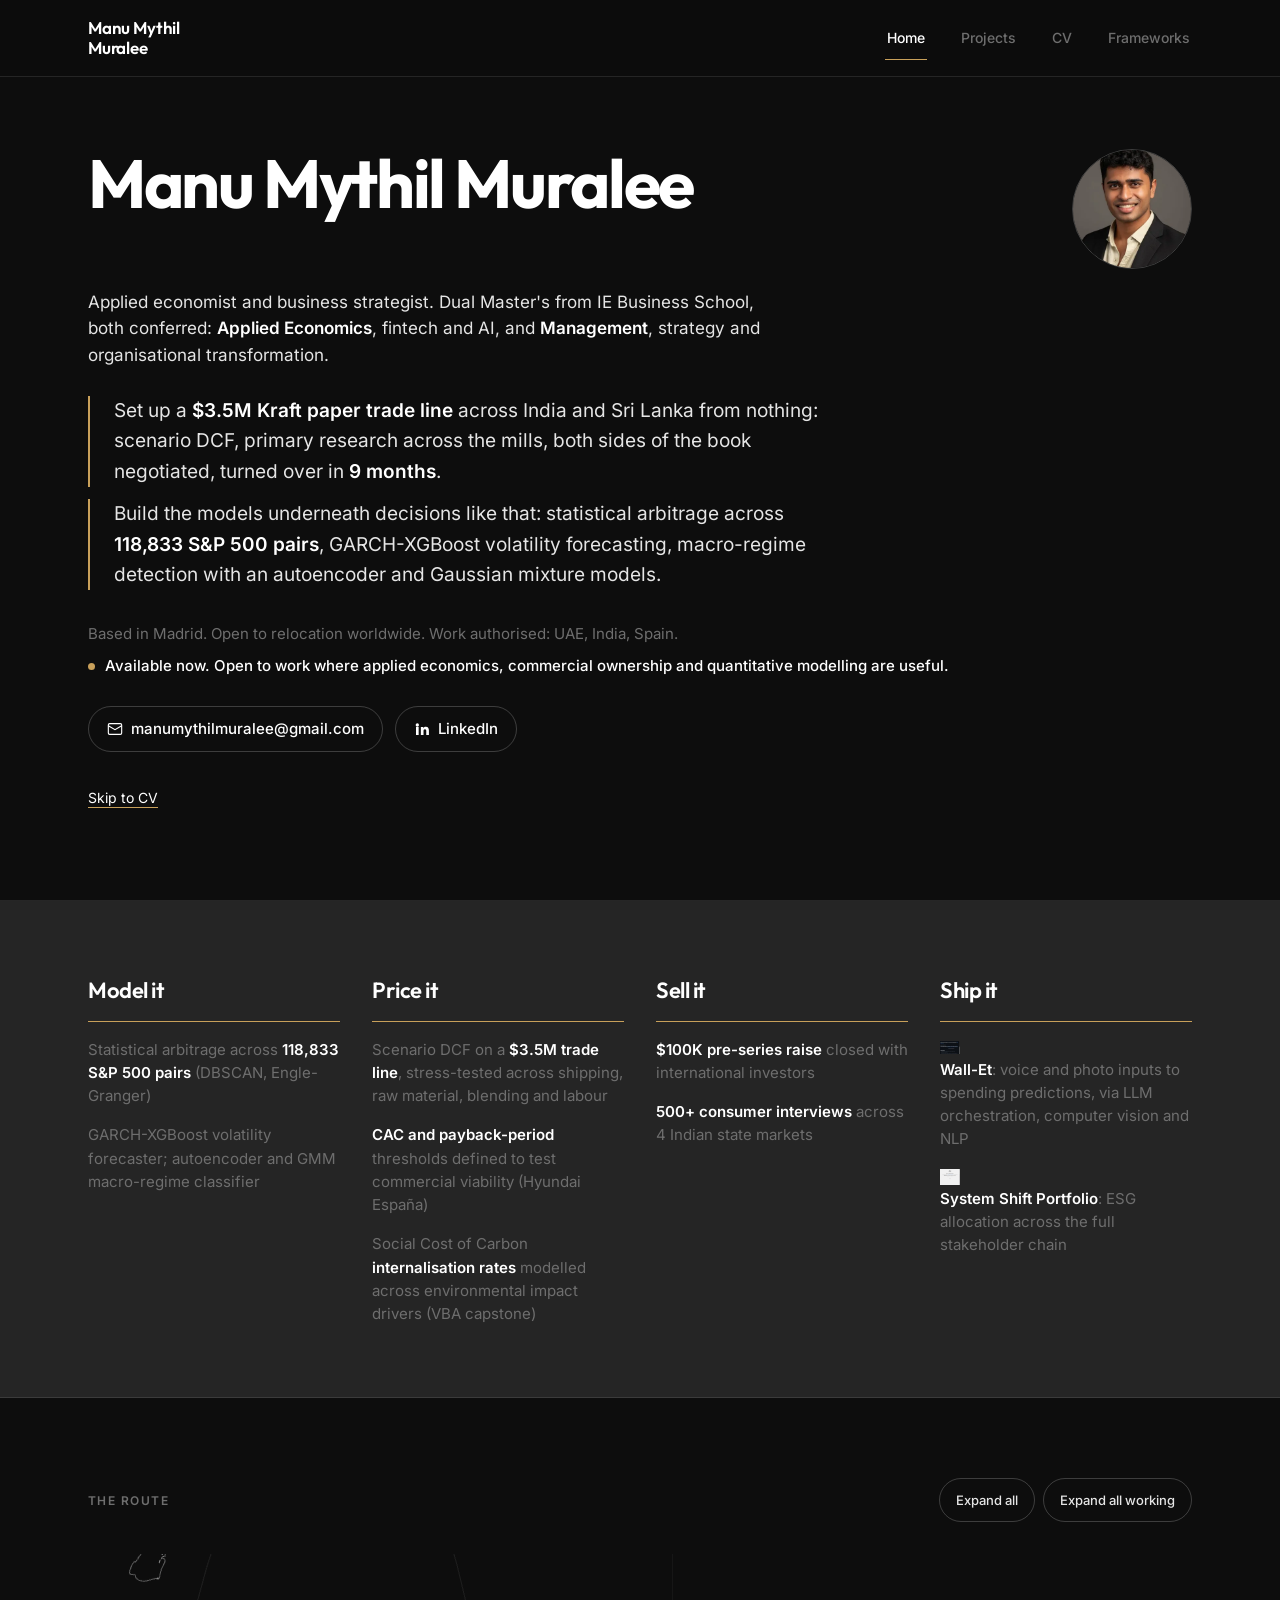
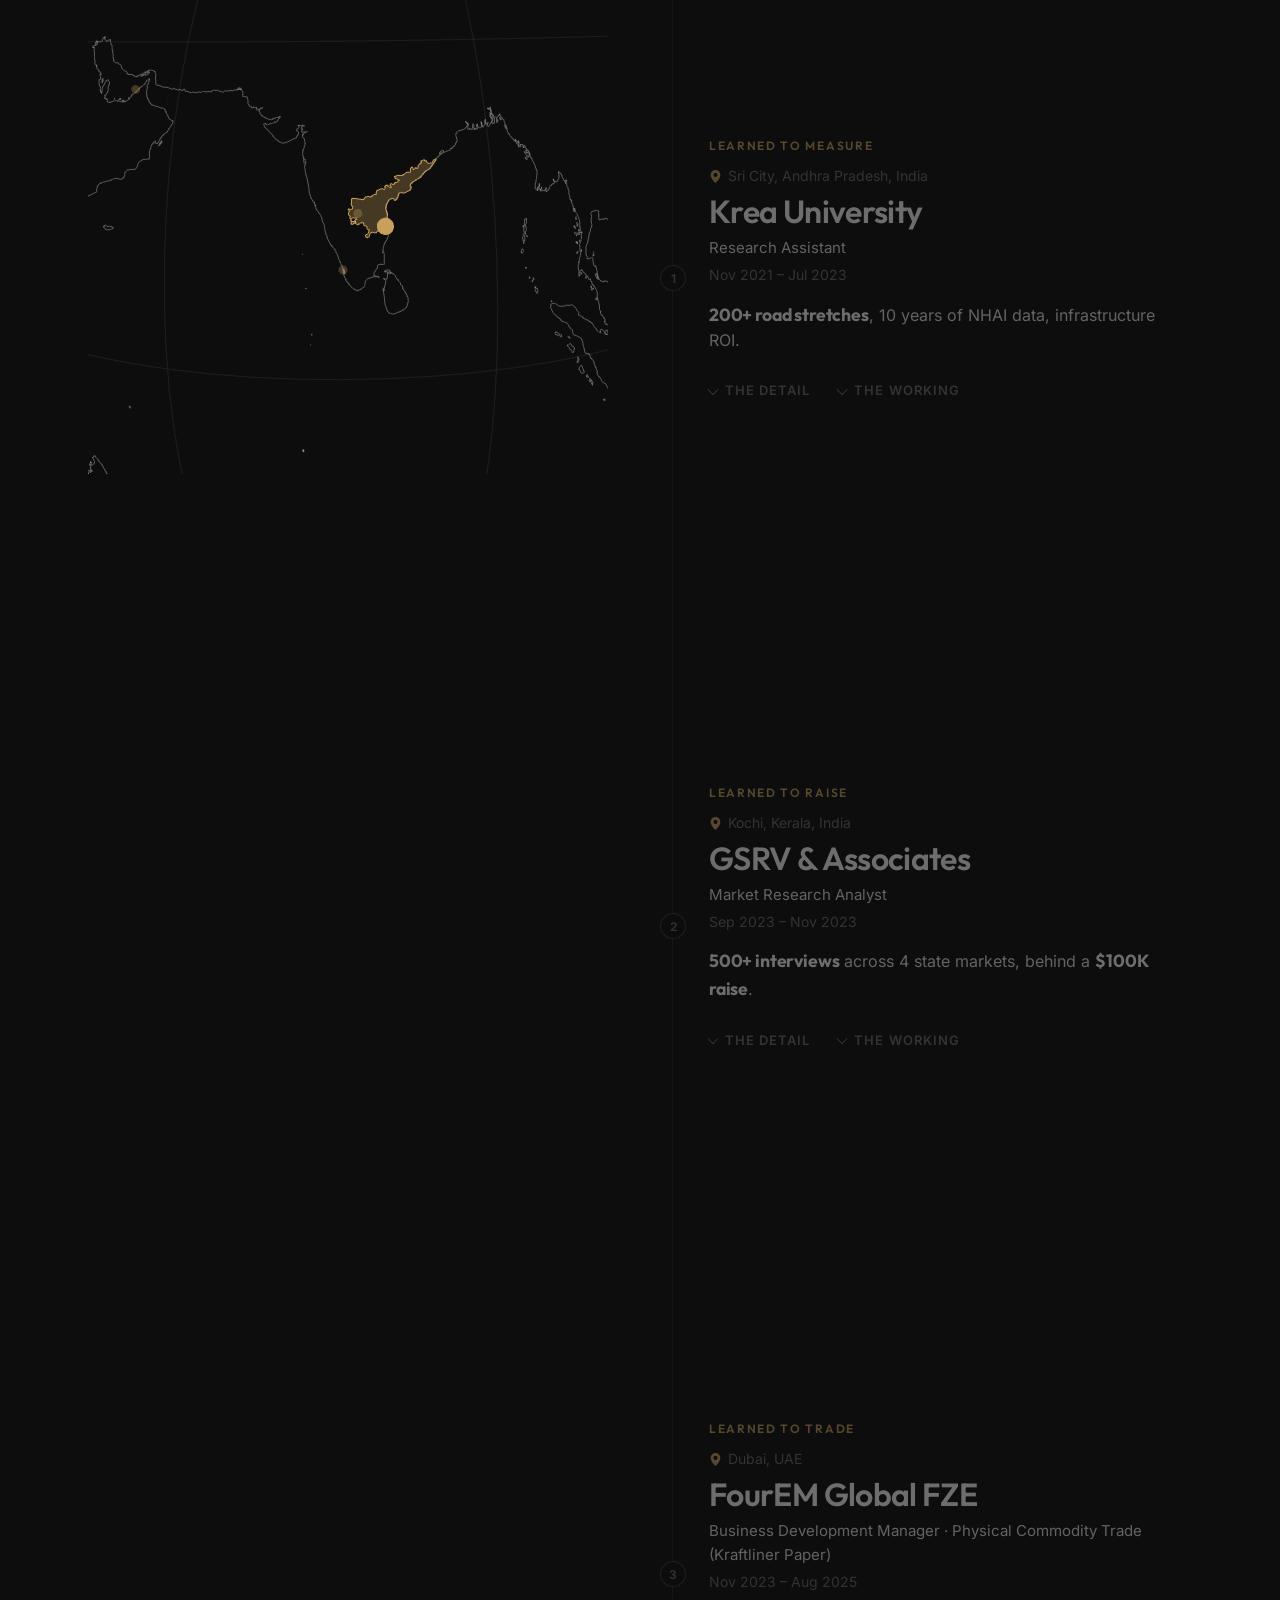
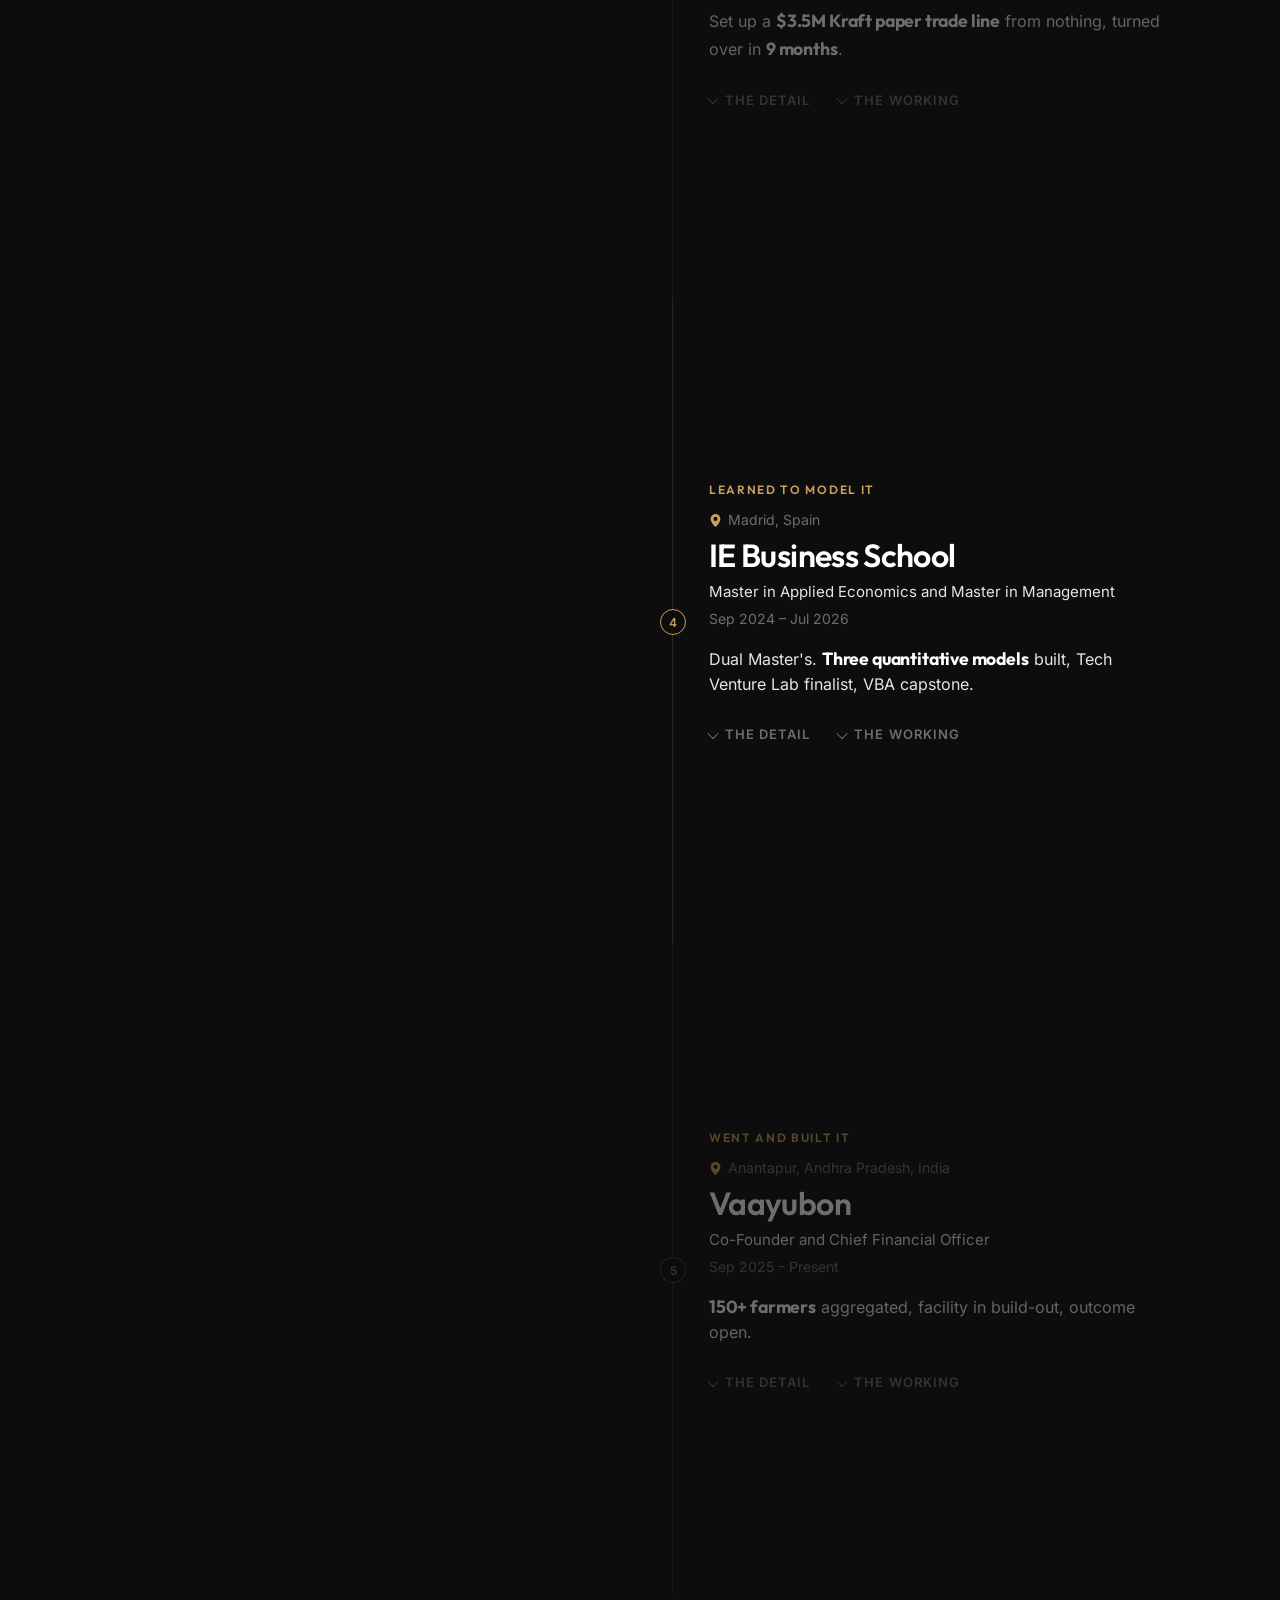
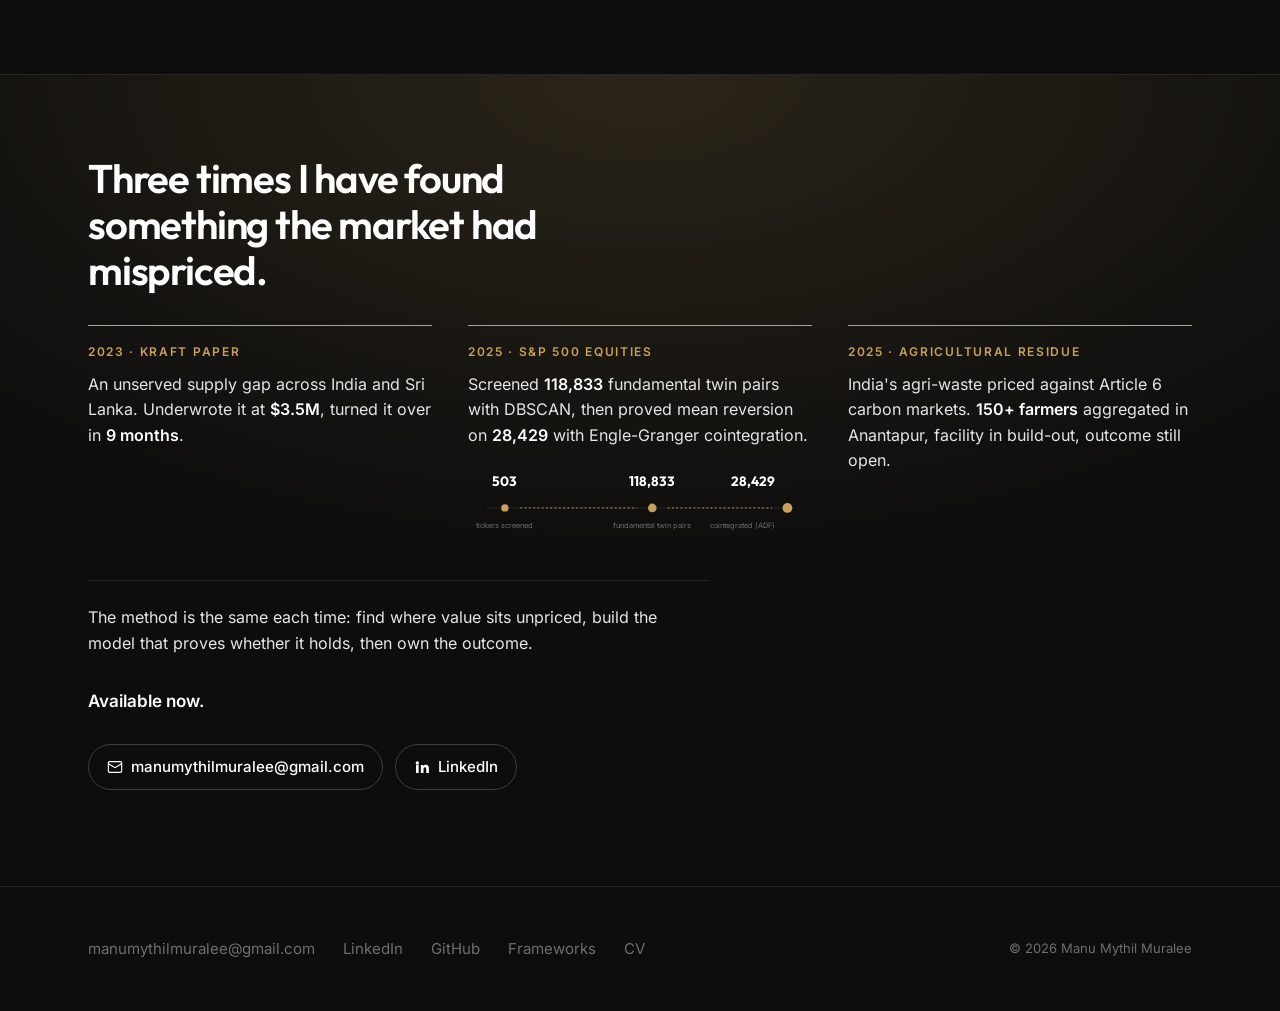
<file: journey.html>
<!DOCTYPE html>
<html lang="en">

<head>
  <meta charset="UTF-8">
  <meta name="viewport" content="width=device-width, initial-scale=1.0">
  <title>Moved · Manu Mythil Muralee</title>
  <link rel="canonical" href="https://manumythilmuralee.com/index.html#route">
  <meta name="robots" content="noindex, follow">
  <meta http-equiv="refresh" content="0; url=index.html#route">
  <link rel="stylesheet" href="css/style.css">
  <link rel="stylesheet" href="css/site.css">
  <link rel="icon"
    href="data:image/svg+xml,<svg xmlns='http://www.w3.org/2000/svg' viewBox='0 0 100 100'><text y='.9em' font-size='90'>M</text></svg>">
  <script>window.location.replace('index.html#route');</script>
</head>

<body>
  <main class="redirect">
    <div class="redirect__inner">
      <h1 class="redirect__title">This page has moved</h1>
      <p class="redirect__text">The journey is now the home page itself: Sri City, Kochi, Dubai, Madrid, Anantapur.</p>
      <a class="btn btn--primary" href="index.html#route">Continue <span class="btn__arrow">&rarr;</span></a>
    </div>
  </main>
</body>

</html>
</file>
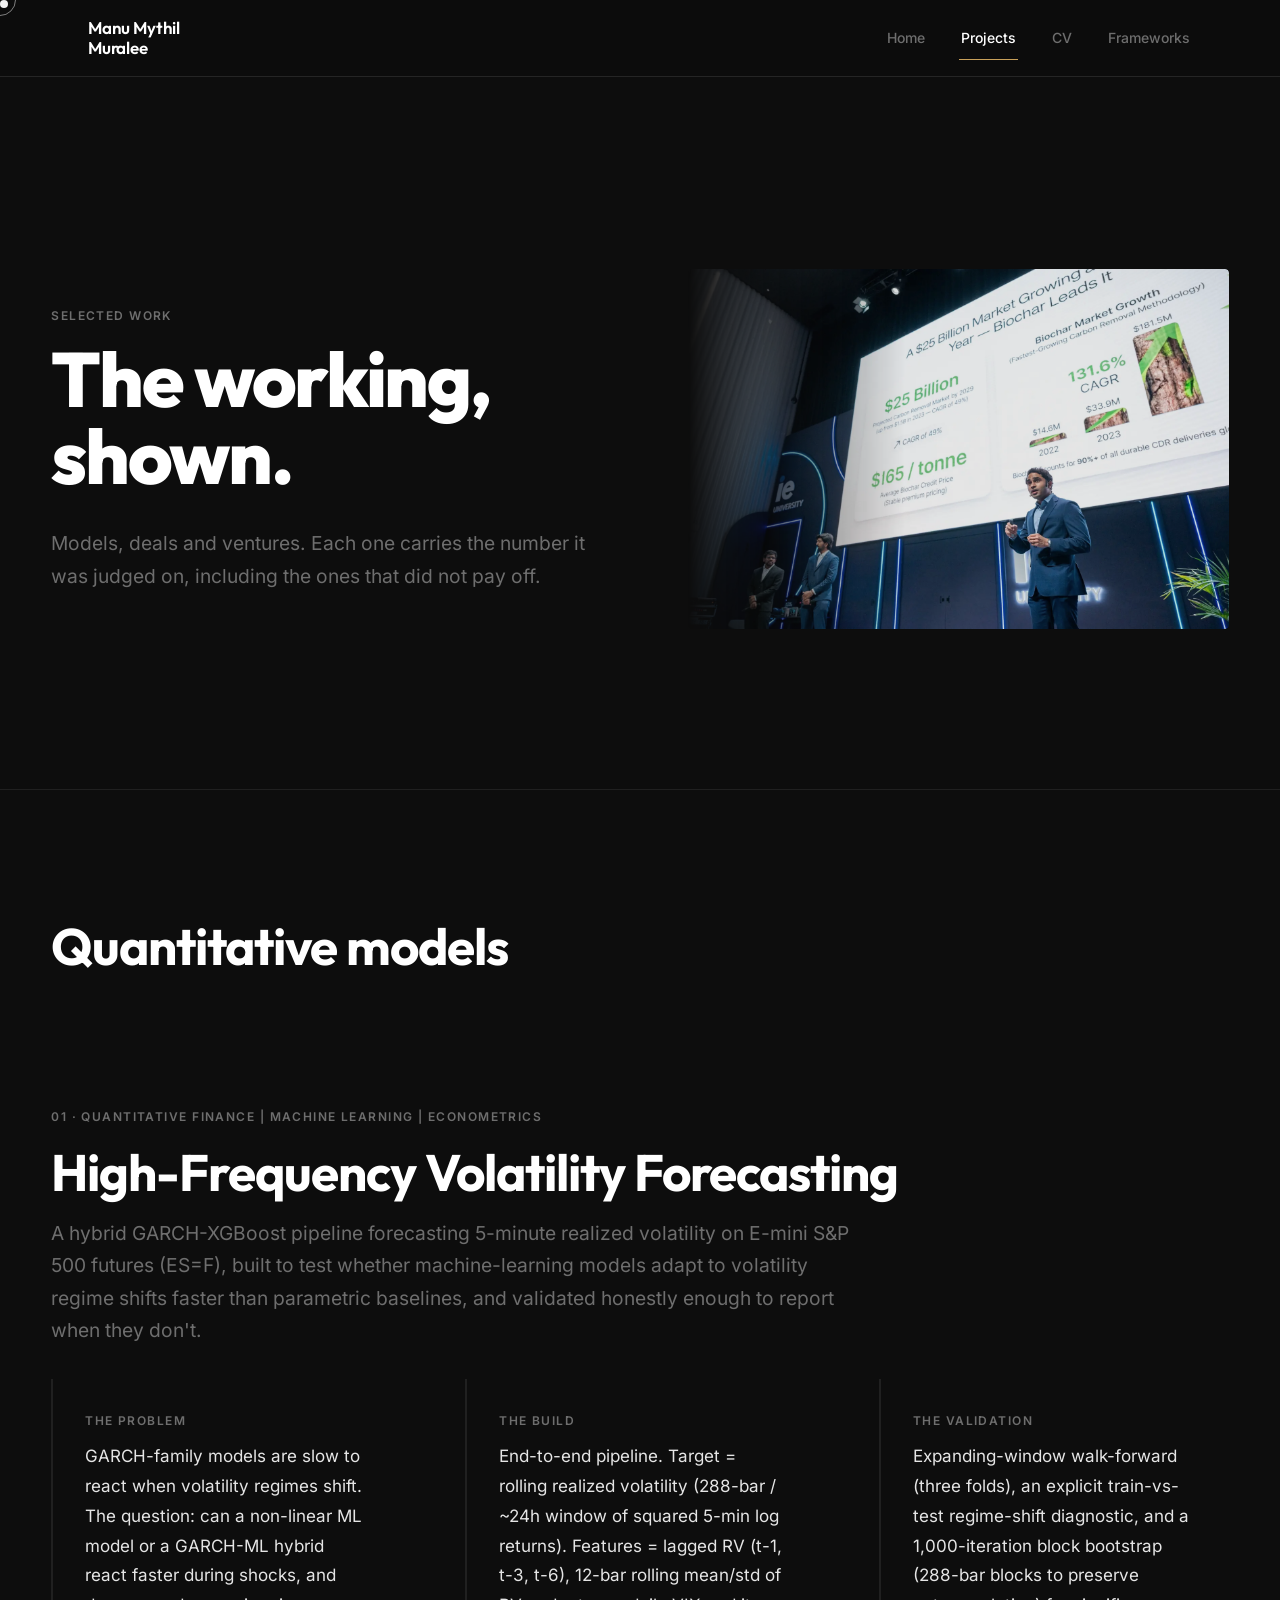
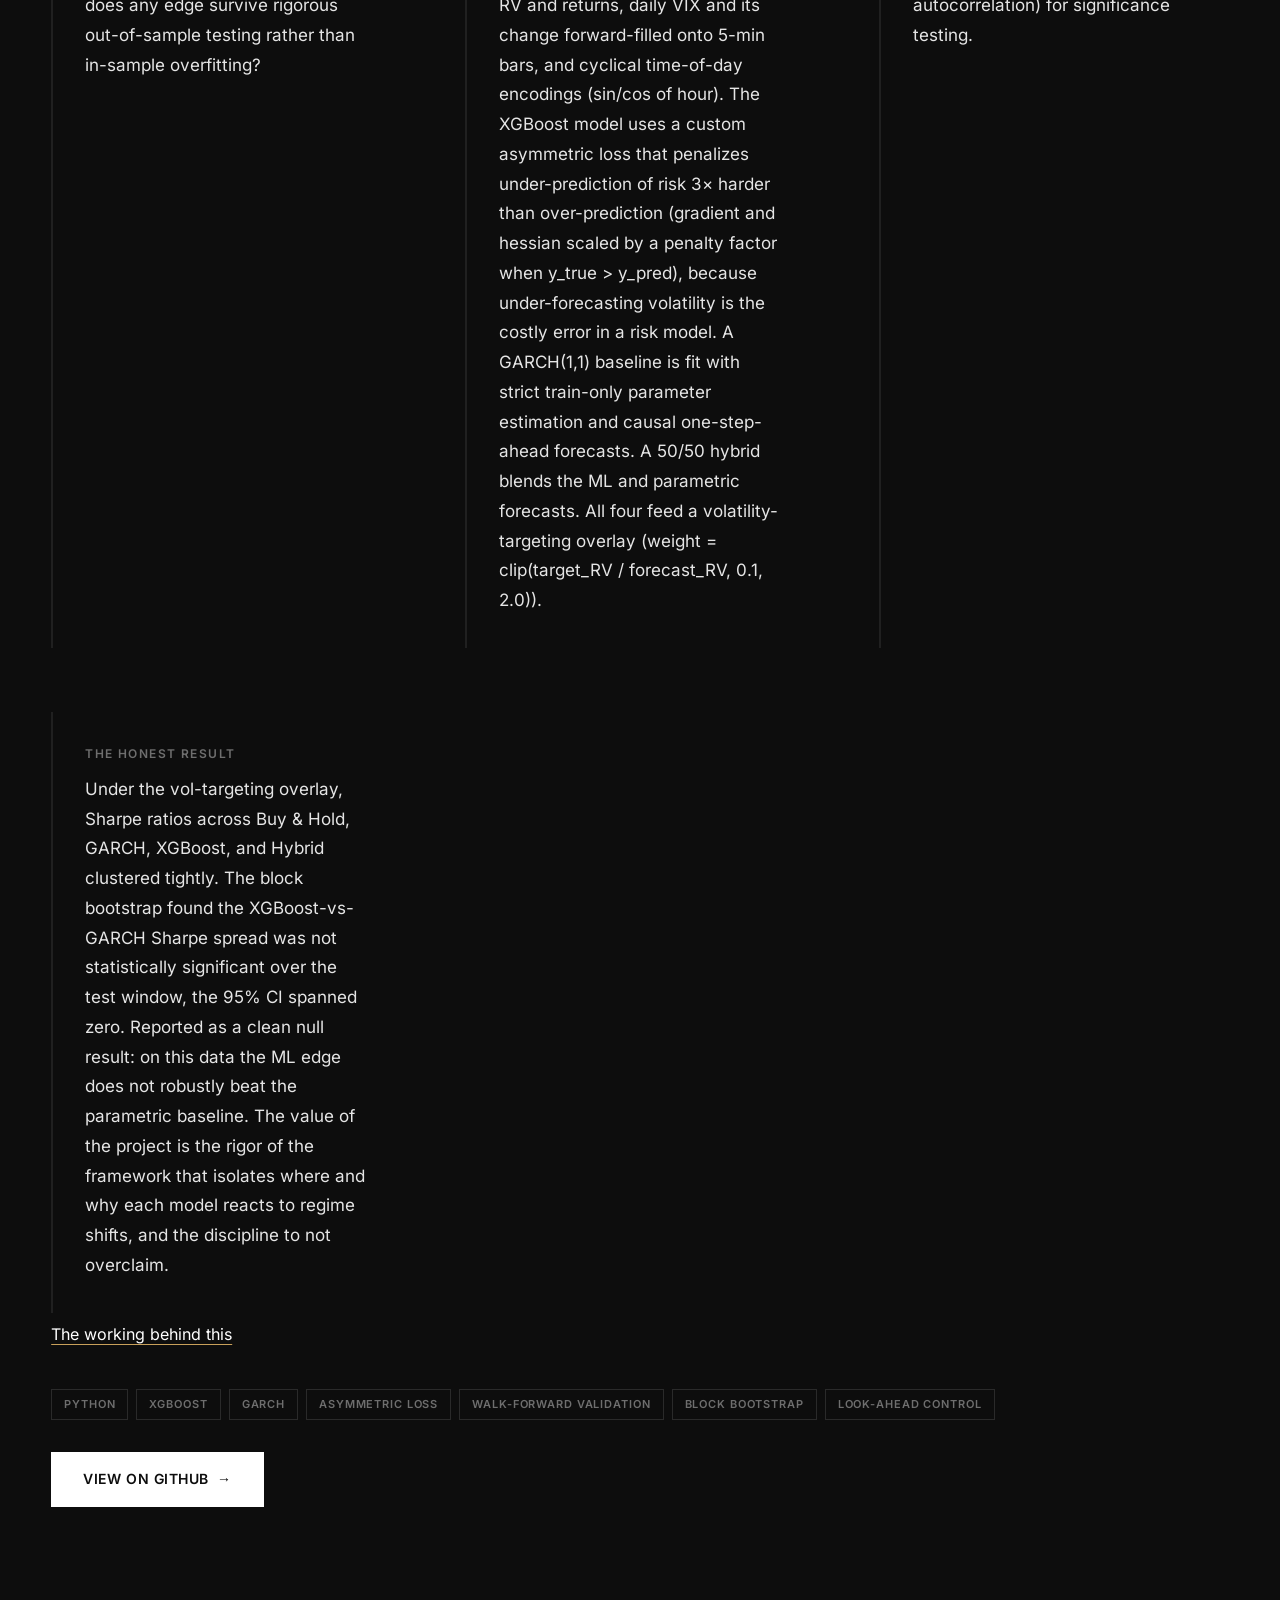
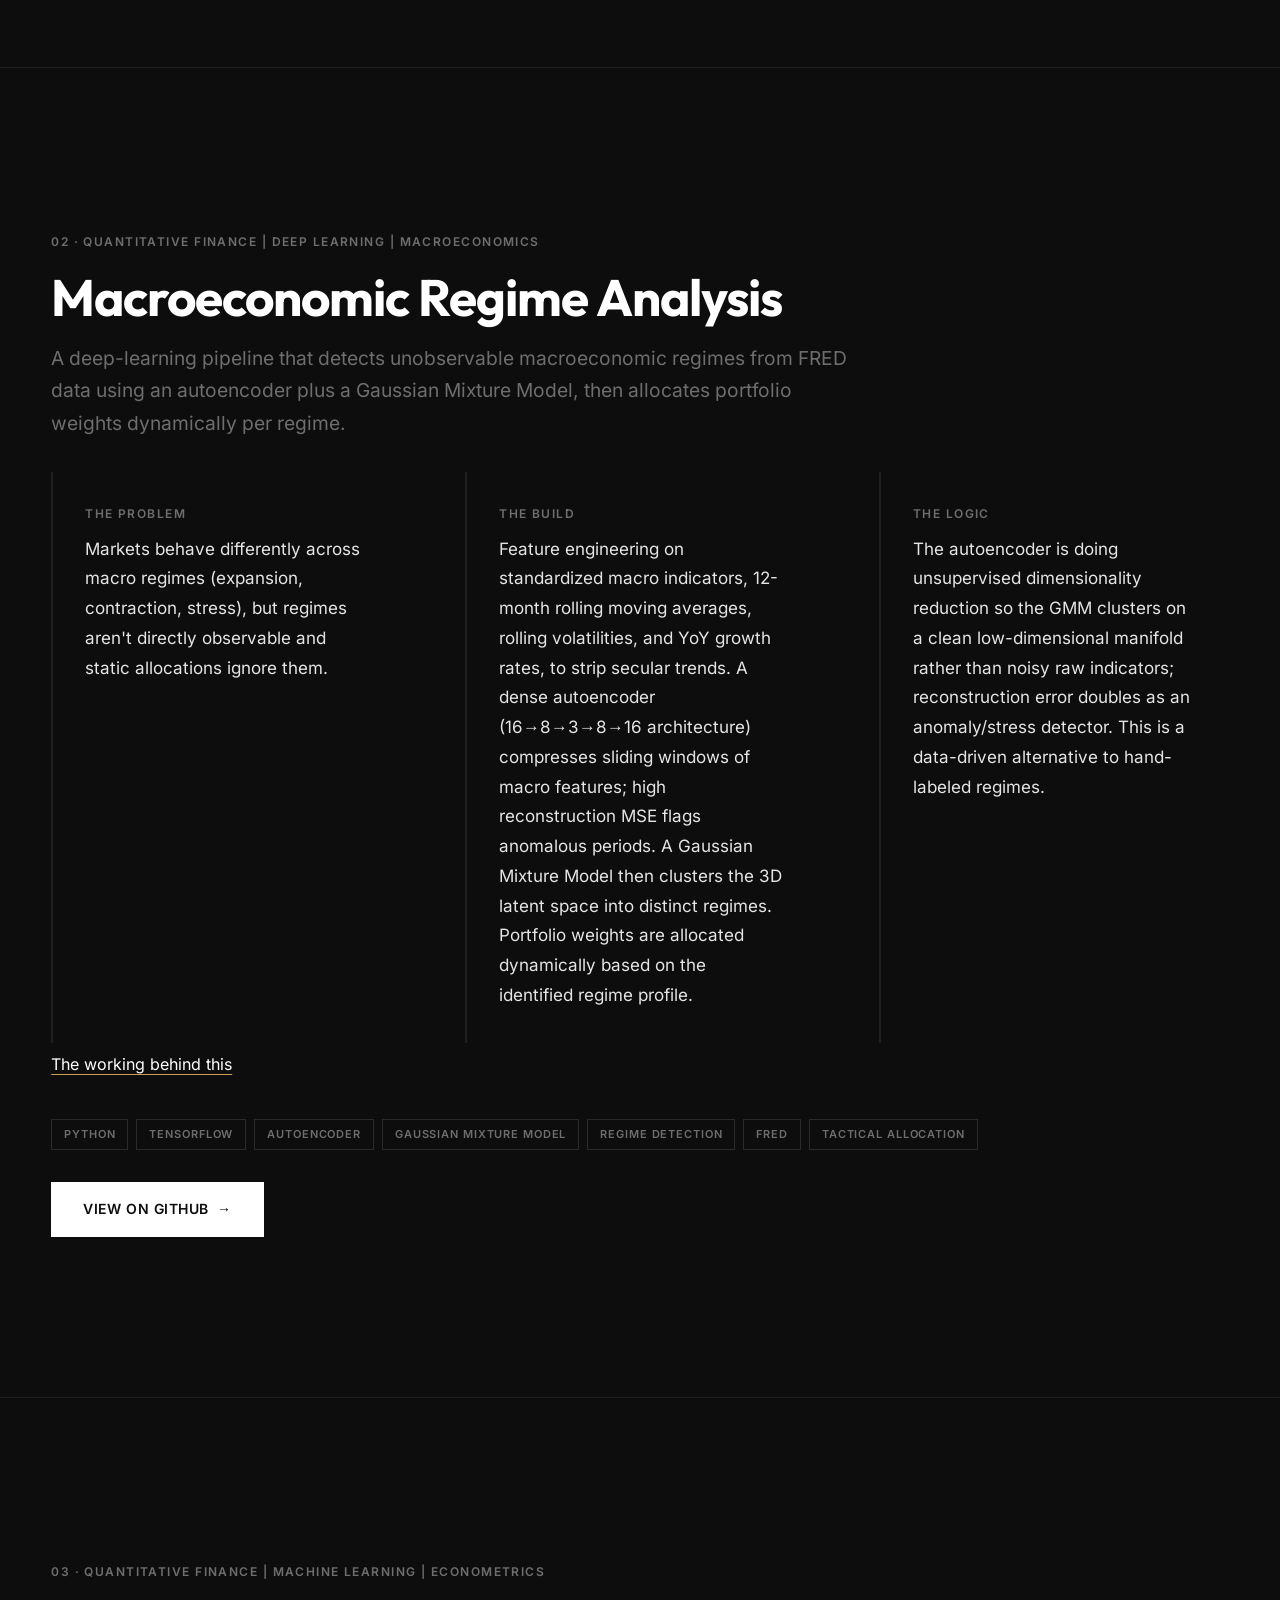
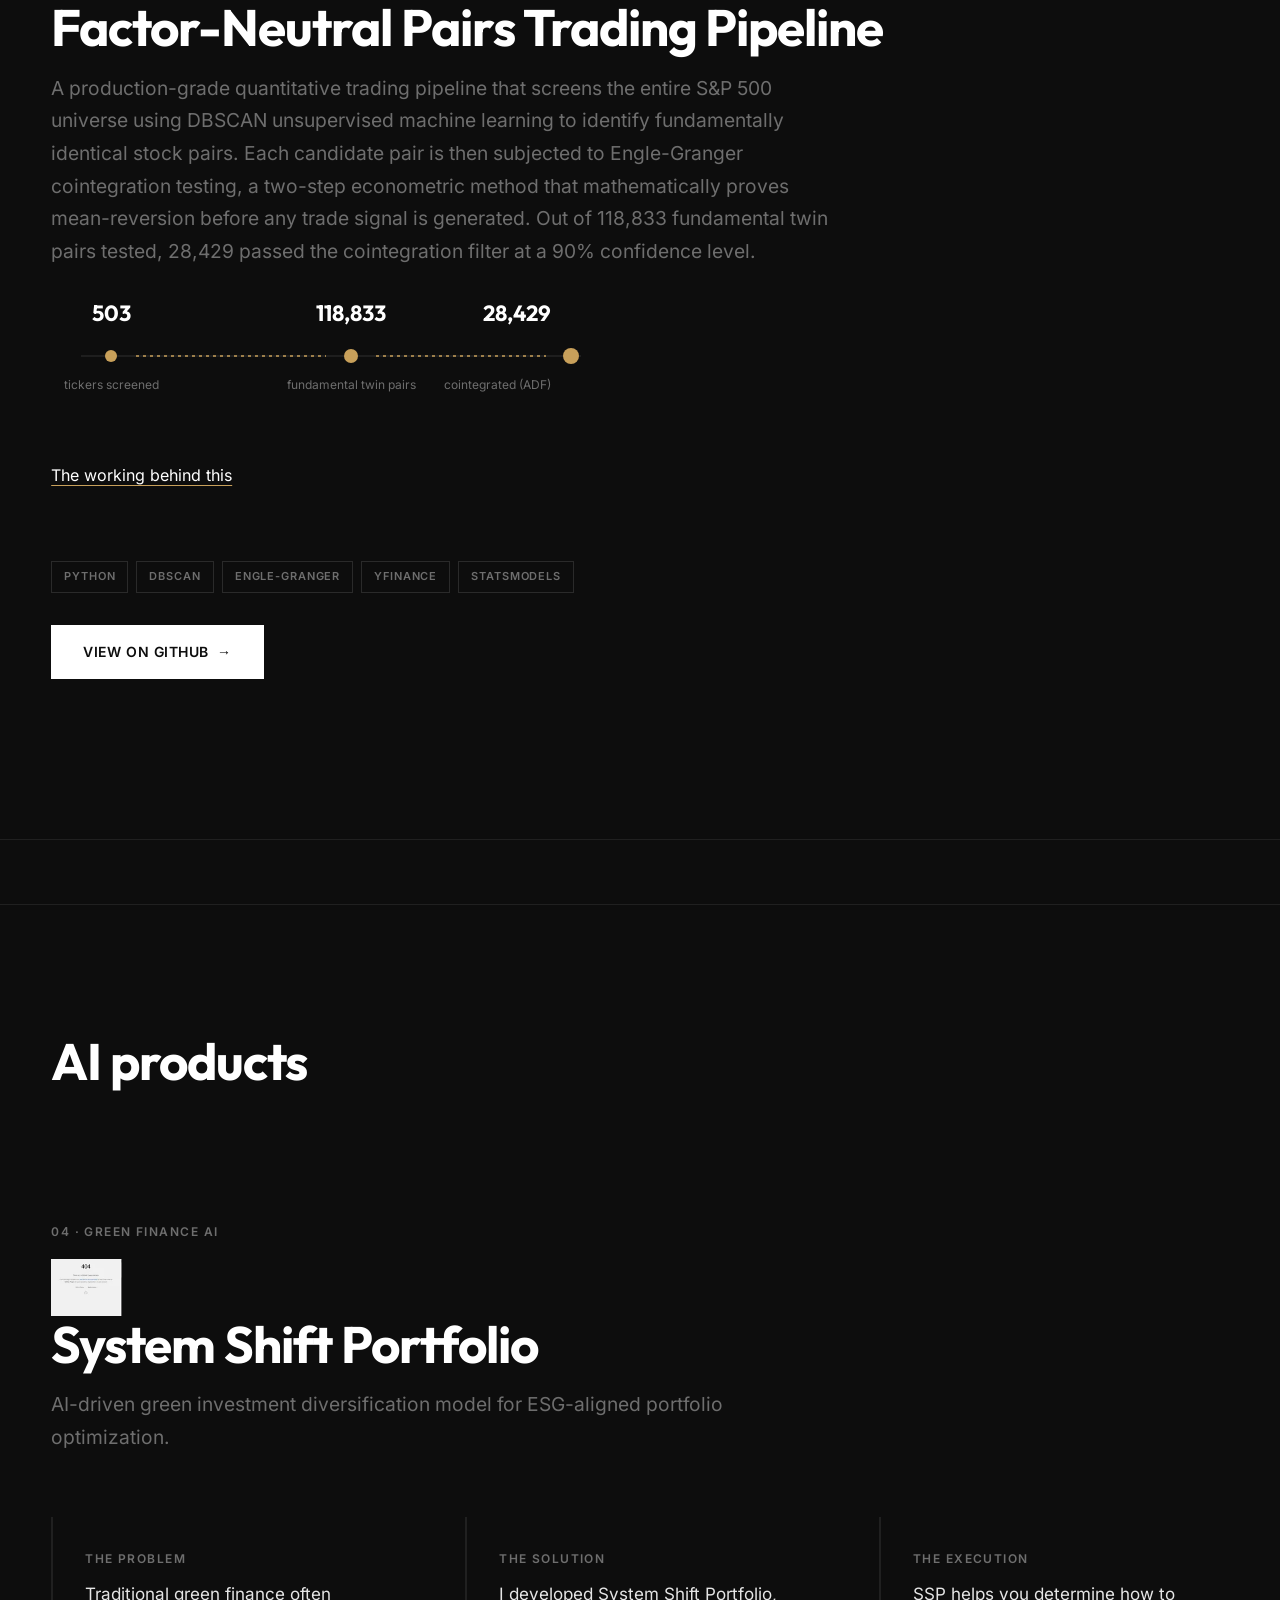
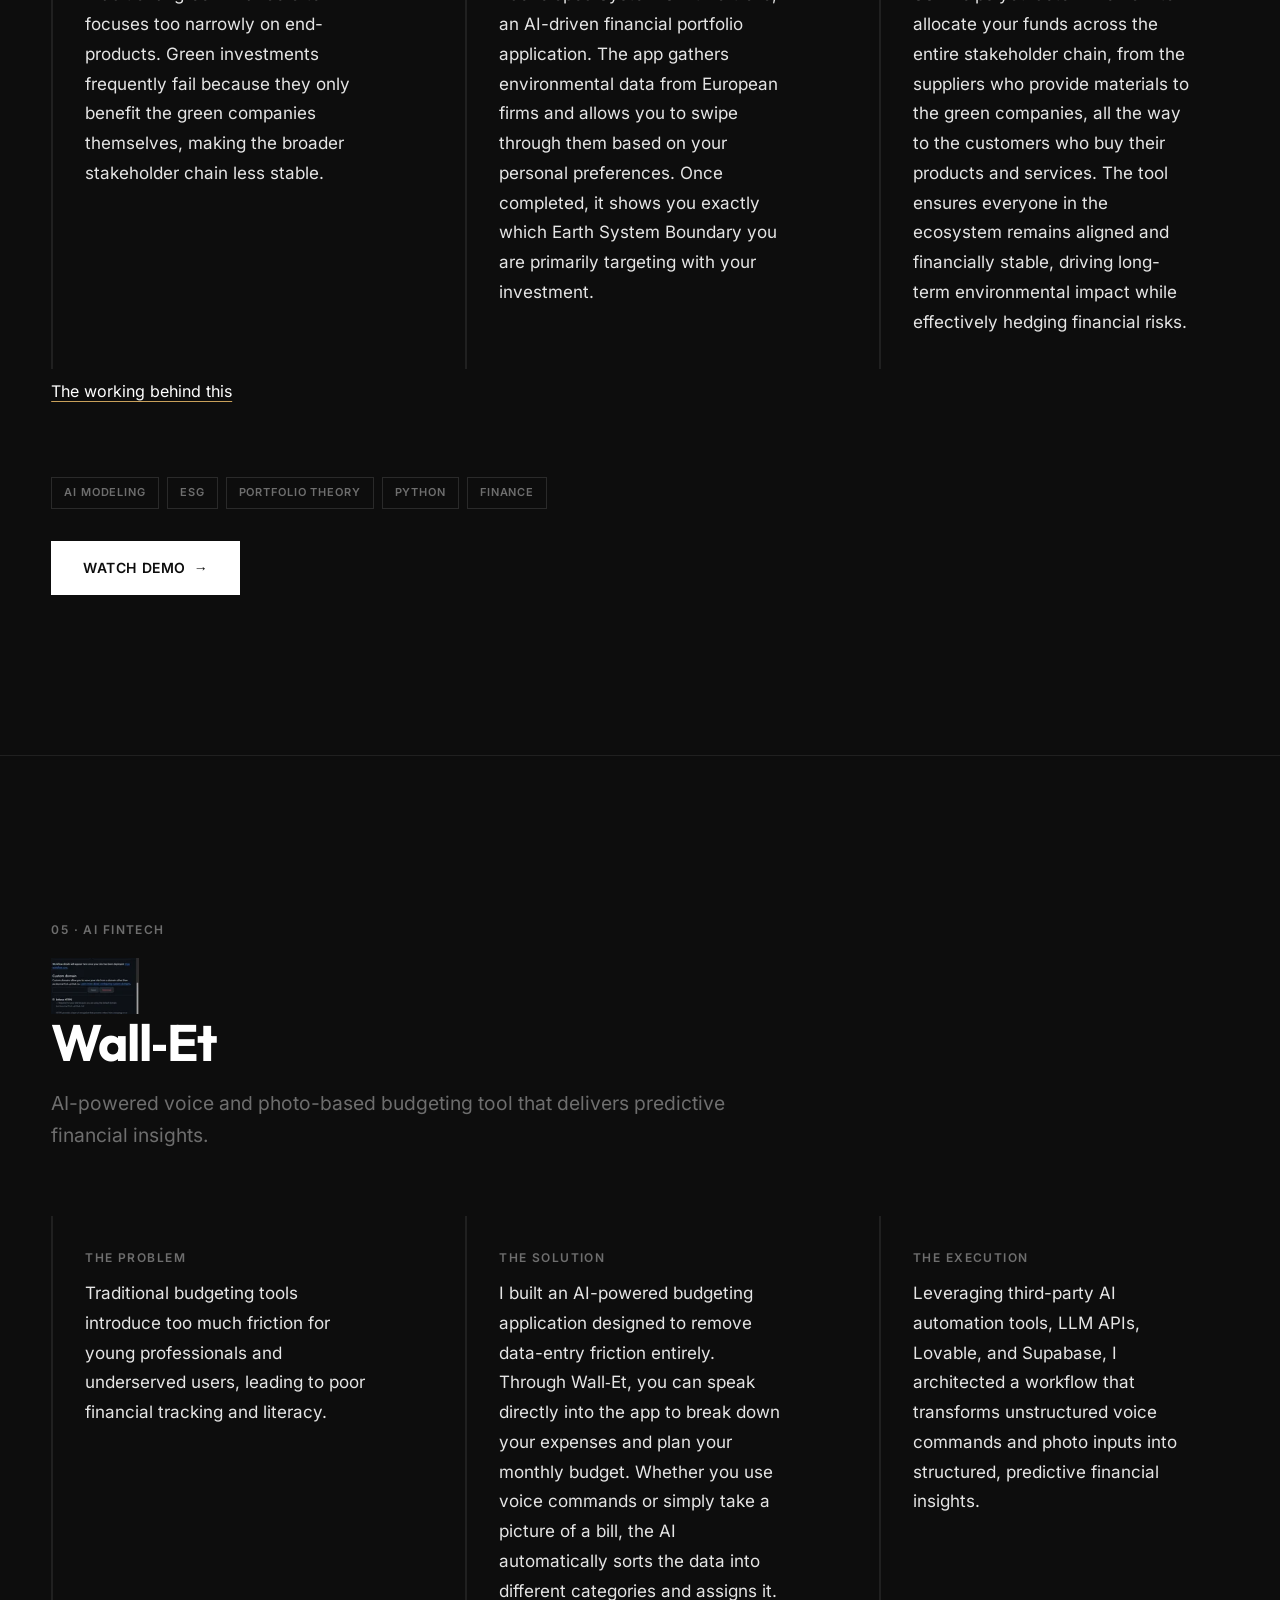
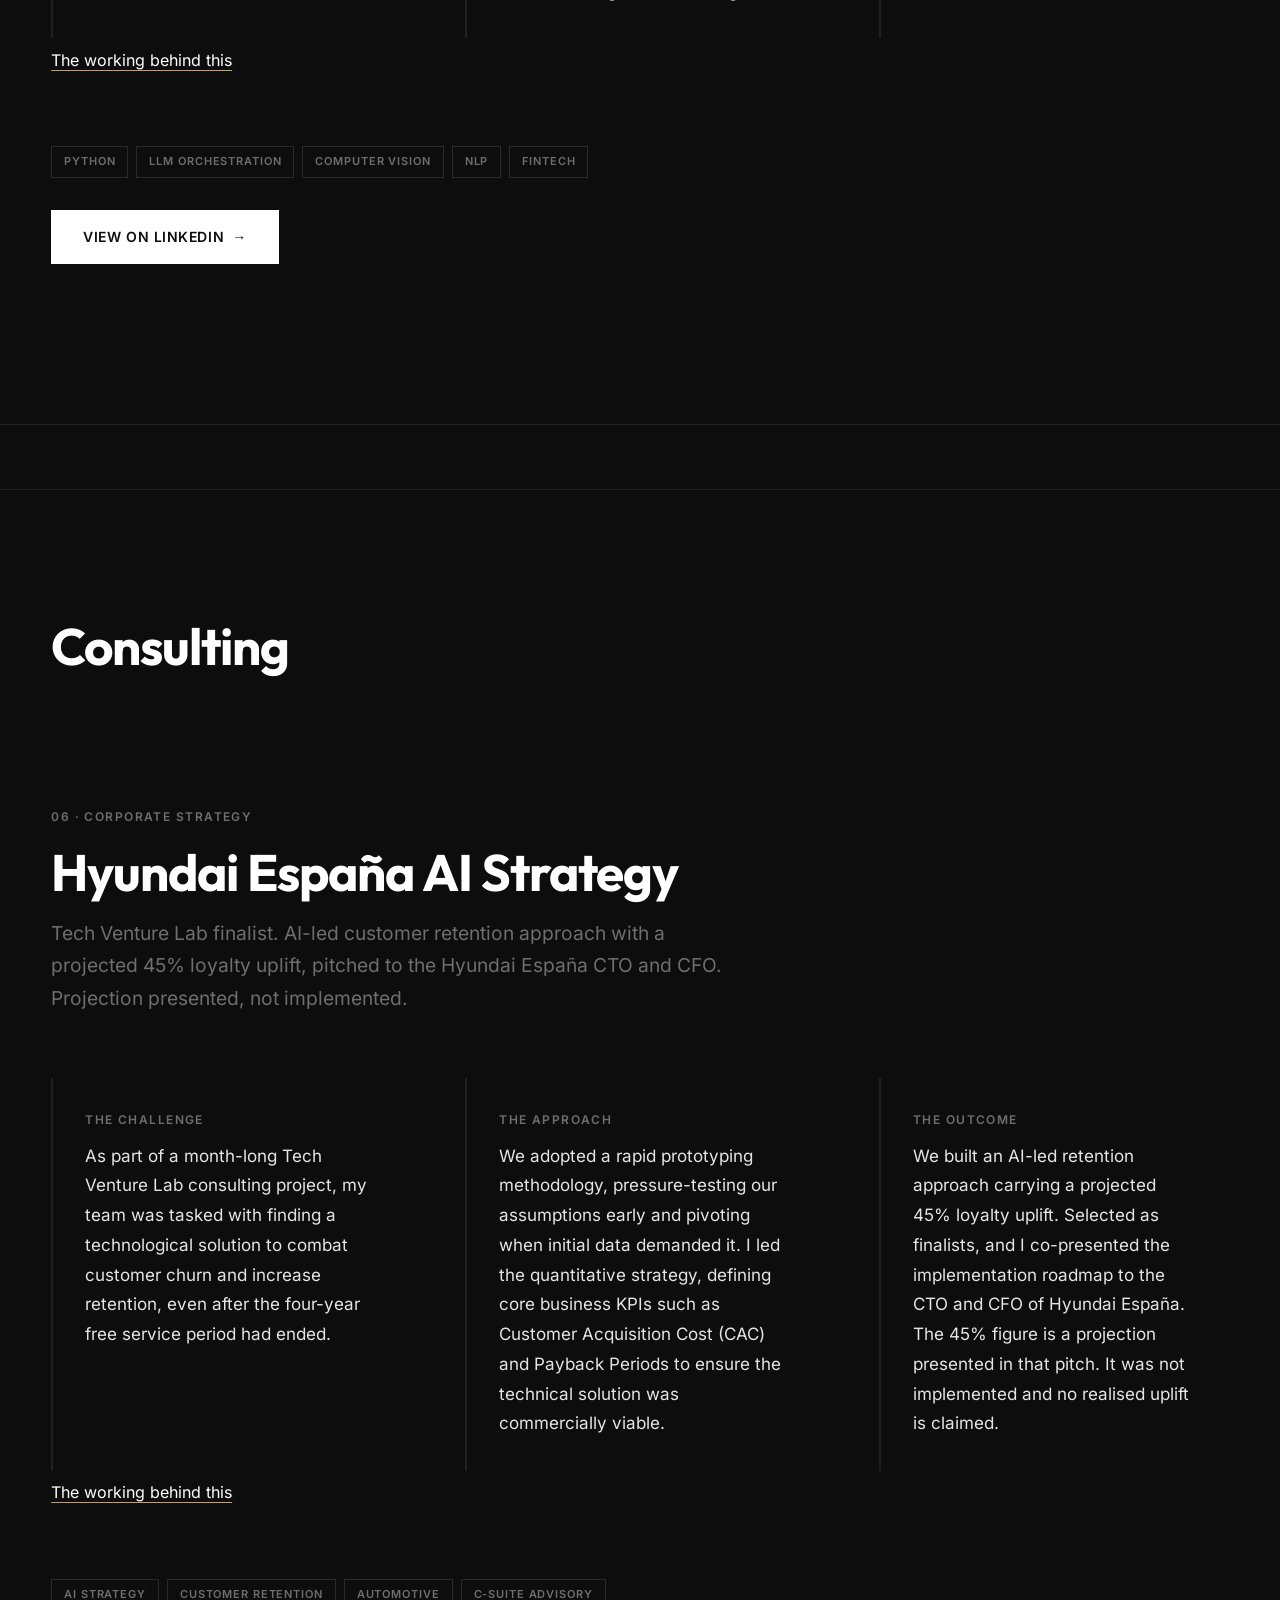
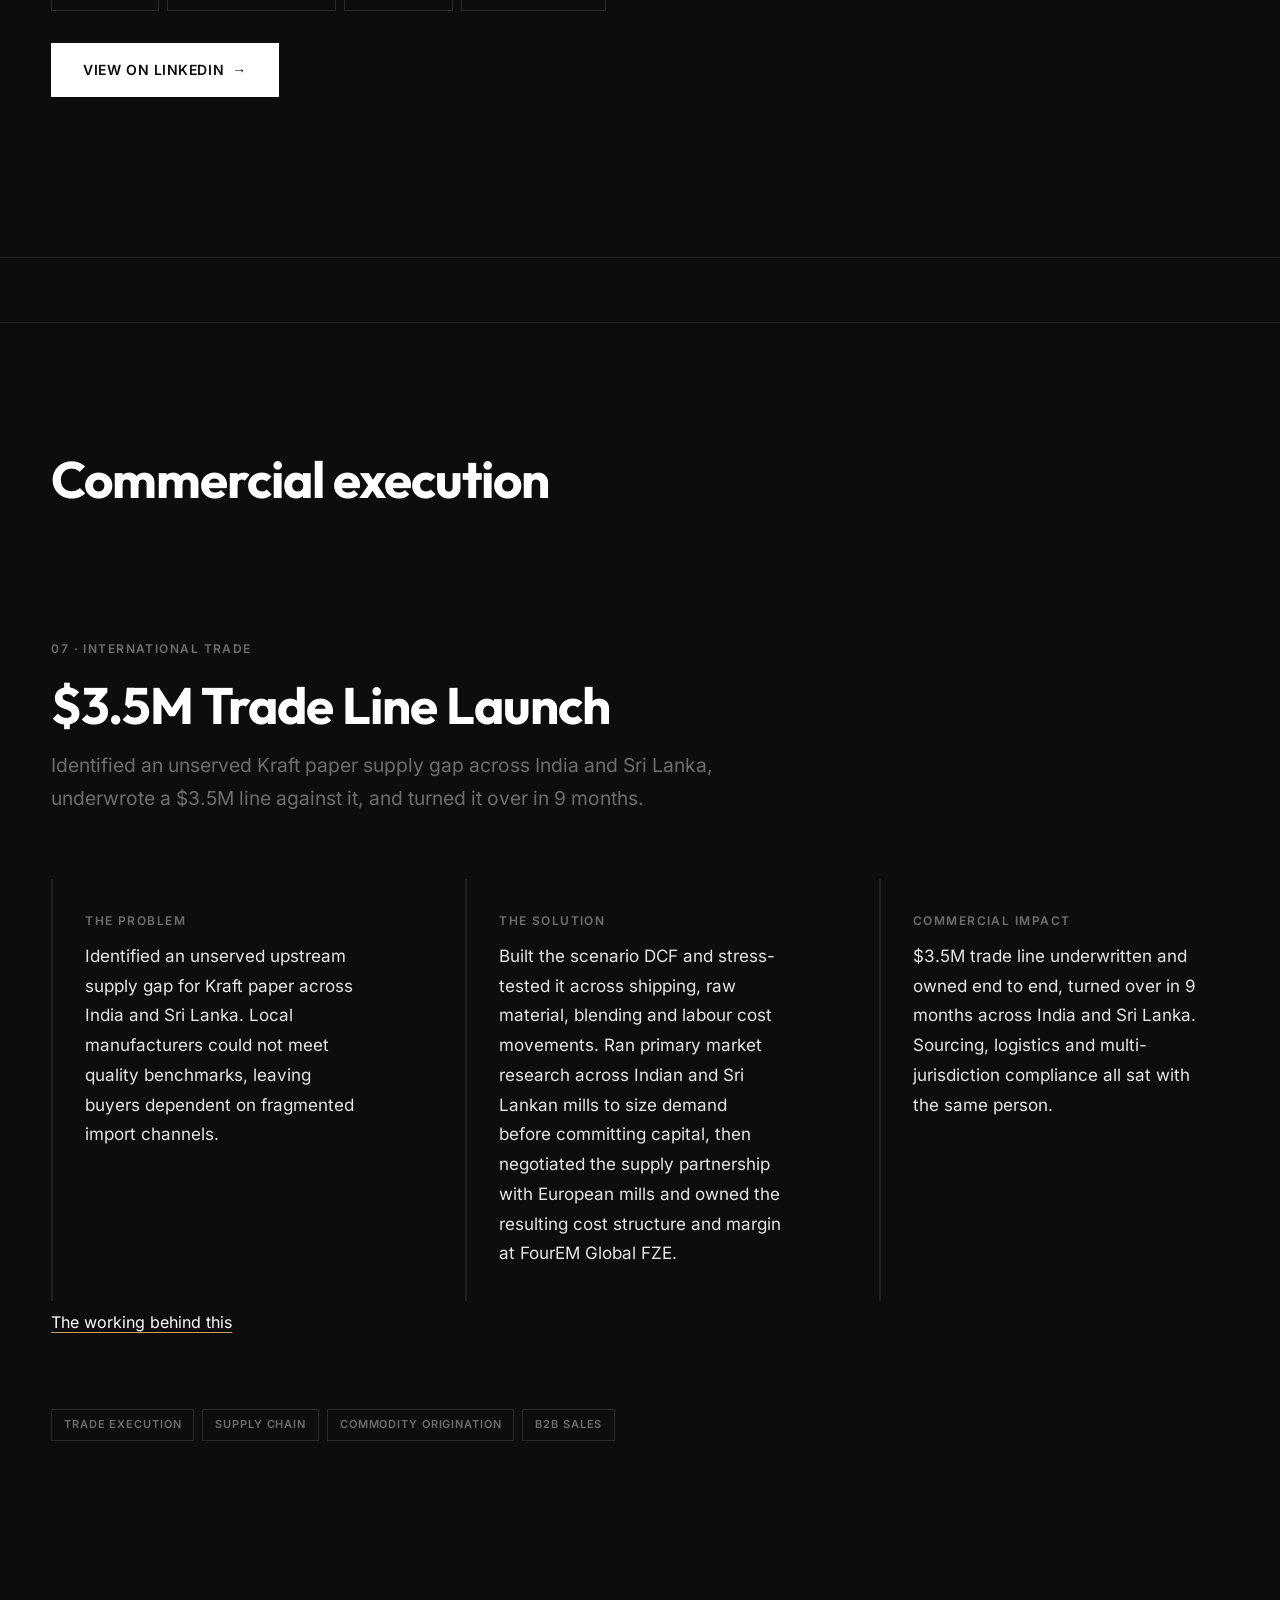
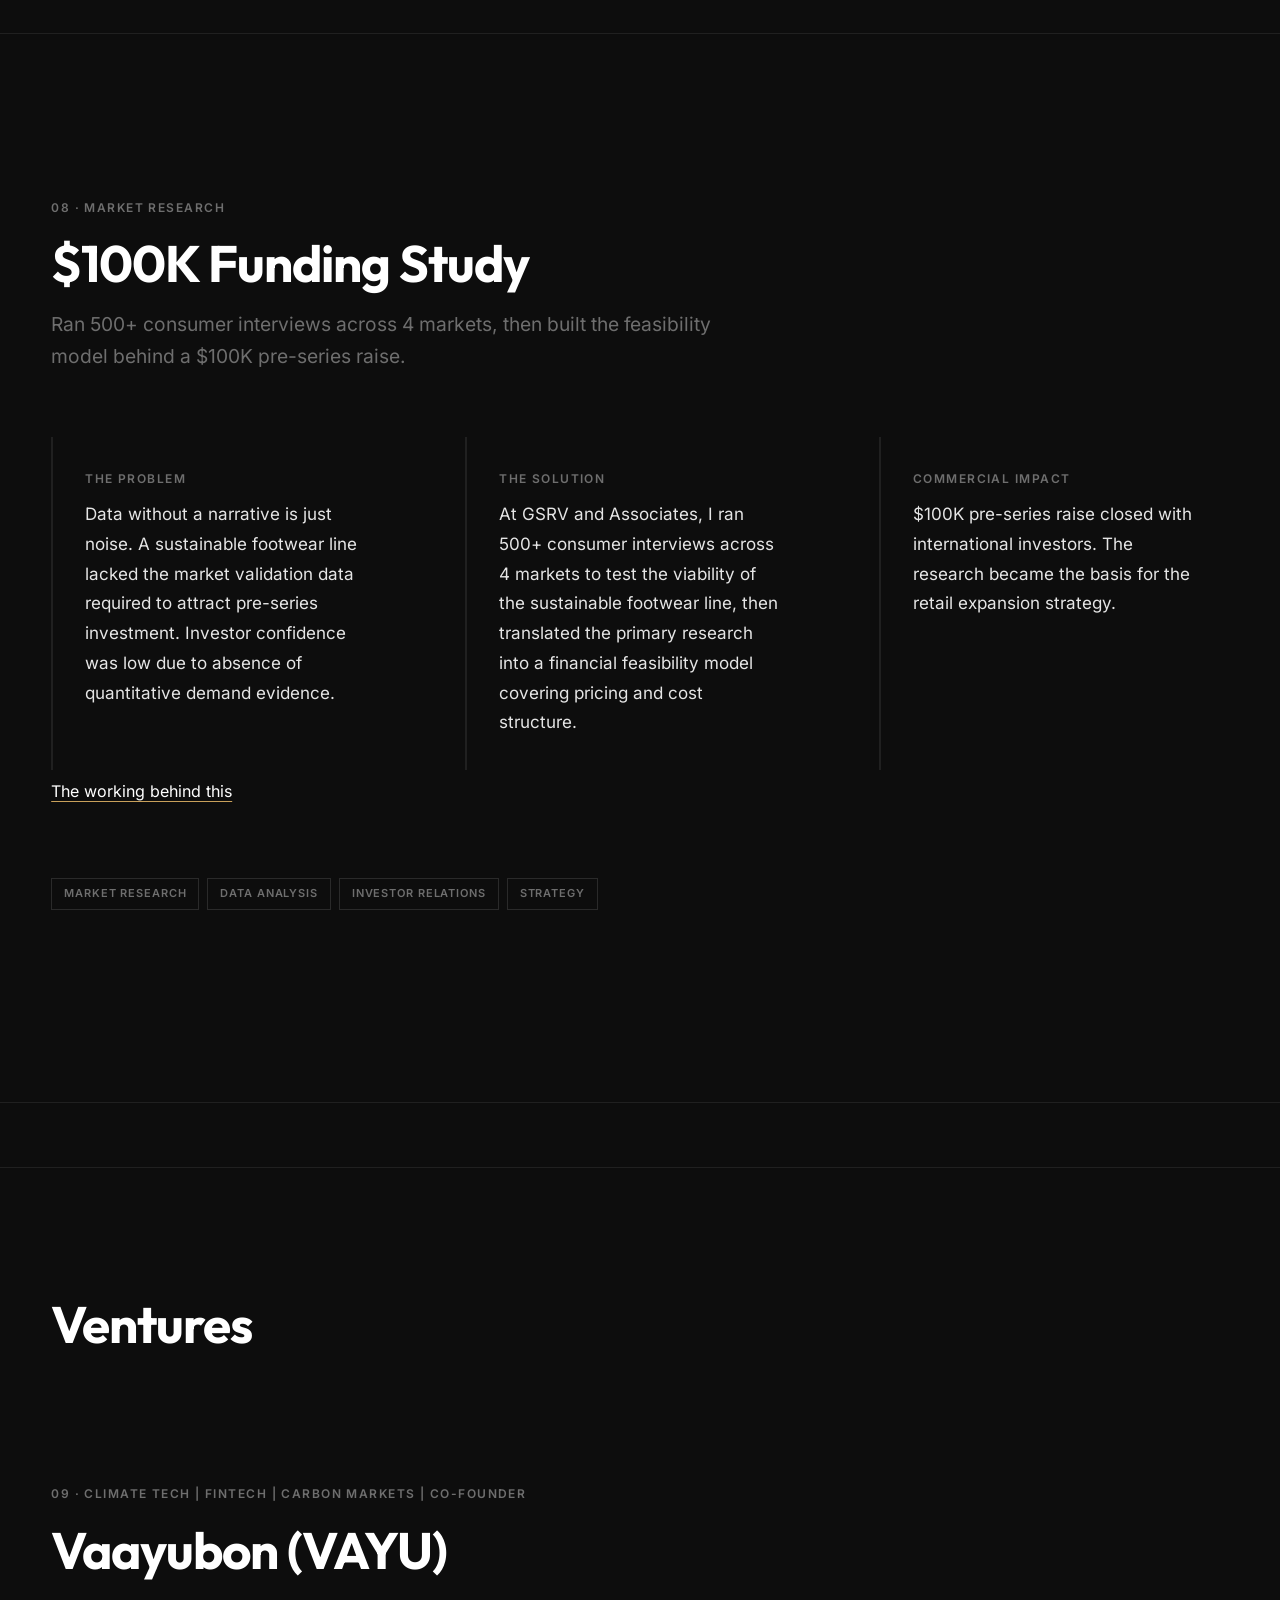
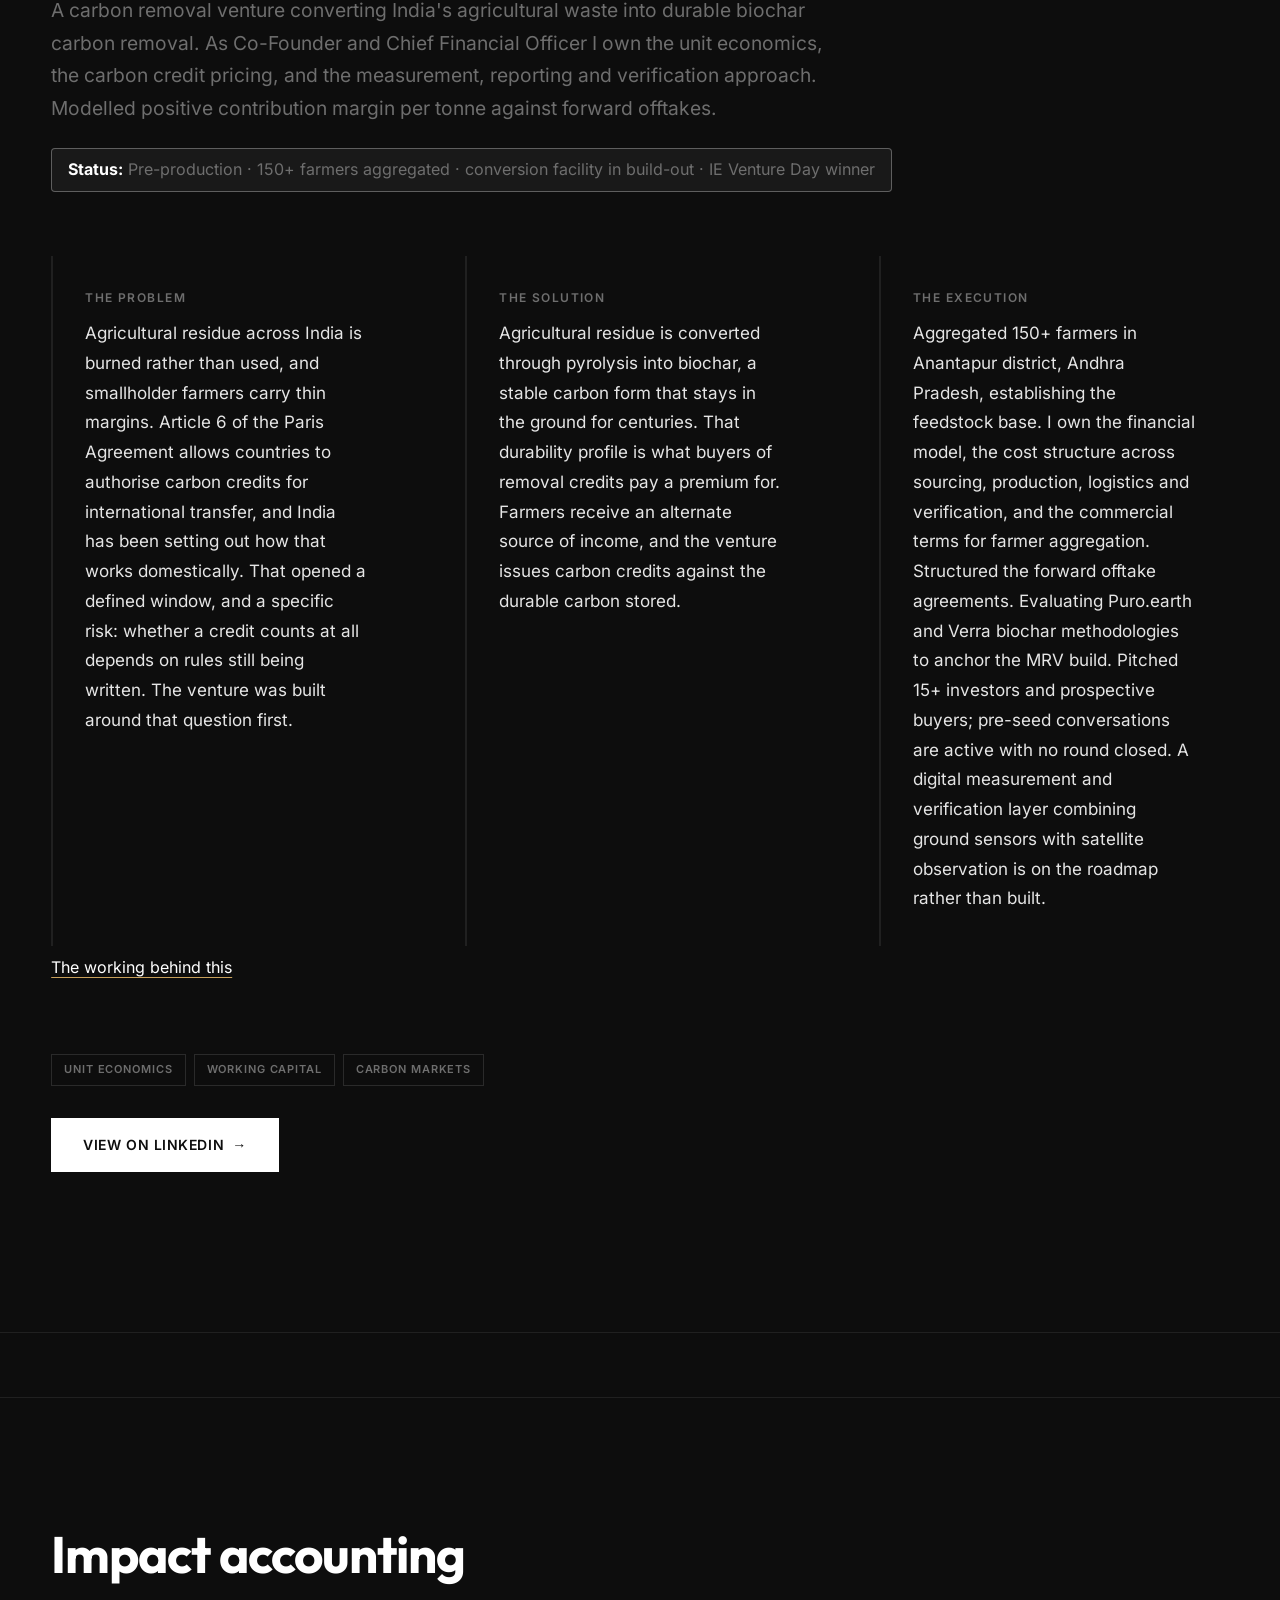
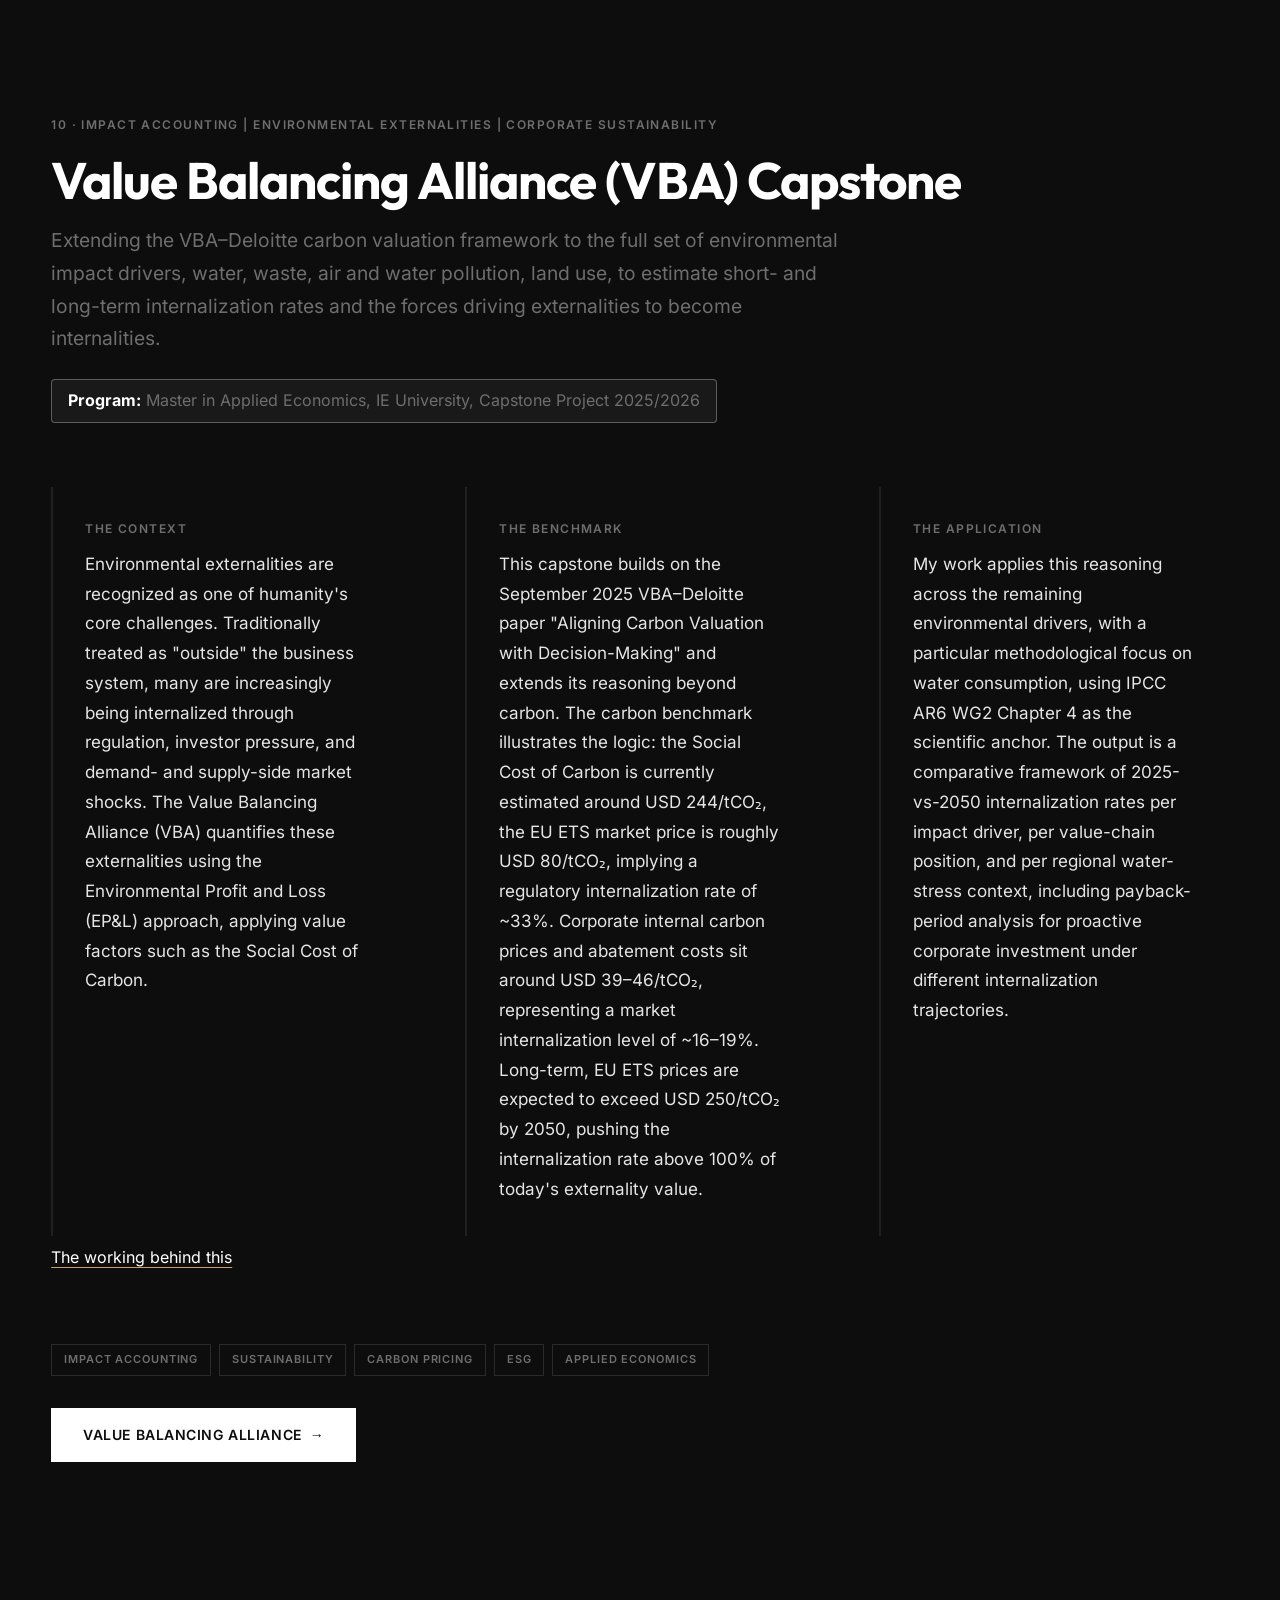
<file: projects.html>
<!DOCTYPE html>
<html lang="en">

<head>
    <meta charset="UTF-8">
    <meta name="viewport" content="width=device-width, initial-scale=1.0">
    <title>Projects · Manu Mythil Muralee</title>
    <meta name="description"
        content="Selected work by Manu Mythil Muralee, applied economist and business strategist. Quantitative models, commodity trade execution, investor research and corporate strategy, each with the number it was judged on.">
    <meta property="og:type" content="website">
    <meta property="og:title" content="Projects · Manu Mythil Muralee">
    <meta property="og:description"
        content="Portfolio of strategic projects spanning AI, trade, finance, and corporate advisory.">
    <meta name="twitter:card" content="summary_large_image">
    <link rel="preload" href="fonts/outfit-var.woff2" as="font" type="font/woff2" crossorigin>
    <link rel="preload" href="fonts/inter-var.woff2" as="font" type="font/woff2" crossorigin>
    <link rel="stylesheet" href="css/style.css">
    <link rel="stylesheet" href="css/site.css">
    <link rel="icon"
        href="data:image/svg+xml,<svg xmlns='http://www.w3.org/2000/svg' viewBox='0 0 100 100'><text y='.9em' font-size='90'>M</text></svg>">
</head>

<body>

    <a href="#main-content" class="skip-link">Skip to main content</a>
    <div class="cursor-dot" aria-hidden="true"></div>
    <div class="cursor-ring" aria-hidden="true"></div>



    <nav class="nav3" aria-label="Main navigation">
        <div class="wrap nav3__inner">
            <a href="index.html" class="nav3__logo">Manu Mythil<br>Muralee</a>
            <ul class="nav3__list">
                <li><a href="index.html" class="nav3__link">Home</a></li>
                <li><a href="projects.html" class="nav3__link" aria-current="page">Projects</a></li>
                <li><a href="cv.html" class="nav3__link">CV</a></li>
                <li><a href="frameworks.html" class="nav3__link">Frameworks</a></li>
            </ul>
      <details class="nav3__mobile">
        <summary class="nav3__toggle" aria-label="Menu"><span></span><span></span><span></span></summary>
        <ul class="nav3__mlist">
          <li><a href="index.html" class="nav3__mlink">Home</a></li>
          <li><a href="projects.html" class="nav3__mlink" aria-current="page">Projects</a></li>
          <li><a href="cv.html" class="nav3__mlink">CV</a></li>
          <li><a href="frameworks.html" class="nav3__mlink">Frameworks</a></li>
        </ul>
      </details>
        </div>
    </nav>
<main id="main-content">

        <!-- Page Hero -->
        <section class="page-hero" aria-label="Projects page header">
            <div class="container">
                <div class="about-hero__grid">
                    <div class="about-hero__text">
                        <p class="t-label page-hero__label reveal">Selected Work</p>
                        <h1 class="t-h1 page-hero__title reveal">The working, shown.</h1>
                        <p class="t-body-lg page-hero__text reveal" style="color: var(--mid); margin-top: 1rem;">
                            Models, deals and ventures. Each one carries the number it was judged on, including the ones that did not pay off.
                        </p>
                    </div>
                    <div class="about-hero__image reveal">
                        <picture><source srcset="images/biochar-presentation.webp" type="image/webp"><img src="images/biochar-presentation-opt.jpg" width="1600" height="1066" loading="lazy" decoding="async" alt="Vaayubon slide showing biochar carbon removal market growth and the durable carbon storage case."></picture>
                    </div>
                </div>
            </div>
        </section>

        <div class="divider"></div>
        <section class="section" aria-label="Quantitative models" style="padding-bottom: 2rem; padding-top: 4rem;">
            <div class="container">
                <h2 class="t-h2 reveal" style="margin-bottom: 0;">Quantitative models</h2>
            </div>
        </section>

<!-- Project: High-Frequency Volatility Forecasting -->
        <section class="section project-detail" id="hf-volatility" aria-label="High-Frequency Volatility Forecasting project">
            <div class="container">
                <div class="project-detail__header reveal">
                    <span class="t-label">01 · Quantitative Finance | Machine Learning | Econometrics</span>
                    <h2 class="t-h2" style="margin-top: 1rem;">High-Frequency Volatility Forecasting</h2>
                    <p class="t-body-lg" style="color: var(--mid); margin-top: 1rem; max-width: 800px;">
                        A hybrid GARCH-XGBoost pipeline forecasting 5-minute realized volatility on E-mini S&P 500 futures (ES=F), built to test whether machine-learning models adapt to volatility regime shifts faster than parametric baselines, and validated honestly enough to report when they don't.
                    </p>
                </div>

                <div class="project-detail__grid reveal" style="margin-top: 2rem;">
                    <div class="project-detail__block">
                        <h3 class="t-label" style="margin-bottom: 0.75rem;">The Problem</h3>
                        <p class="t-body">GARCH-family models are slow to react when volatility regimes shift. The question: can a non-linear ML model or a GARCH-ML hybrid react faster during shocks, and does any edge survive rigorous out-of-sample testing rather than in-sample overfitting?</p>
                    </div>
                    <div class="project-detail__block">
                        <h3 class="t-label" style="margin-bottom: 0.75rem;">The Build</h3>
                        <p class="t-body">End-to-end pipeline. Target = rolling realized volatility (288-bar / ~24h window of squared 5-min log returns). Features = lagged RV (t-1, t-3, t-6), 12-bar rolling mean/std of RV and returns, daily VIX and its change forward-filled onto 5-min bars, and cyclical time-of-day encodings (sin/cos of hour). The XGBoost model uses a custom asymmetric loss that penalizes under-prediction of risk 3× harder than over-prediction (gradient and hessian scaled by a penalty factor when y_true > y_pred), because under-forecasting volatility is the costly error in a risk model. A GARCH(1,1) baseline is fit with strict train-only parameter estimation and causal one-step-ahead forecasts. A 50/50 hybrid blends the ML and parametric forecasts. All four feed a volatility-targeting overlay (weight = clip(target_RV / forecast_RV, 0.1, 2.0)).</p>
                    </div>
                    <div class="project-detail__block">
                        <h3 class="t-label" style="margin-bottom: 0.75rem;">The Validation</h3>
                        <p class="t-body">Expanding-window walk-forward (three folds), an explicit train-vs-test regime-shift diagnostic, and a 1,000-iteration block bootstrap (288-bar blocks to preserve autocorrelation) for significance testing.</p>
                    </div>
                    <div class="project-detail__block">
                        <h3 class="t-label" style="margin-bottom: 0.75rem;">The Honest Result</h3>
                        <p class="t-body">Under the vol-targeting overlay, Sharpe ratios across Buy & Hold, GARCH, XGBoost, and Hybrid clustered tightly. The block bootstrap found the XGBoost-vs-GARCH Sharpe spread was not statistically significant over the test window, the 95% CI spanned zero. Reported as a clean null result: on this data the ML edge does not robustly beat the parametric baseline. The value of the project is the rigor of the framework that isolates where and why each model reacts to regime shifts, and the discipline to not overclaim.</p>
                    </div>
                </div>

                
                <p class="reveal" style="margin-bottom:1.5rem;"><a class="inline-link" href="frameworks.html#hf-volatility">The working behind this</a></p>
                <div class="project-detail__tags reveal" style="margin-top: 2rem;">
                    <span class="tag">Python</span>
                    <span class="tag">XGBoost</span>
                    <span class="tag">GARCH</span>
                    <span class="tag">Asymmetric Loss</span>
                    <span class="tag">Walk-Forward Validation</span>
                    <span class="tag">Block Bootstrap</span>
                    <span class="tag">Look-Ahead Control</span>
                </div>
                <div class="reveal" style="margin-top: 2rem; display: flex; gap: 1rem; flex-wrap: wrap;">
                    <a href="https://github.com/MythilManuMuralee/hf-volatility-forecasting" target="_blank" rel="noopener noreferrer" class="btn btn--primary">
                        View on GitHub <span class="btn__arrow">→</span>
                    </a>
                </div>
            </div>
        </section>

        <div class="divider"></div>

<!-- Project: Macroeconomic Regime Analysis -->
        <section class="section project-detail" id="macro-regime" aria-label="Macroeconomic Regime Analysis project">
            <div class="container">
                <div class="project-detail__header reveal">
                    <span class="t-label">02 · Quantitative Finance | Deep Learning | Macroeconomics</span>
                    <h2 class="t-h2" style="margin-top: 1rem;">Macroeconomic Regime Analysis</h2>
                    <p class="t-body-lg" style="color: var(--mid); margin-top: 1rem; max-width: 800px;">
                        A deep-learning pipeline that detects unobservable macroeconomic regimes from FRED data using an autoencoder plus a Gaussian Mixture Model, then allocates portfolio weights dynamically per regime.
                    </p>
                </div>

                <div class="project-detail__grid reveal" style="margin-top: 2rem;">
                    <div class="project-detail__block">
                        <h3 class="t-label" style="margin-bottom: 0.75rem;">The Problem</h3>
                        <p class="t-body">Markets behave differently across macro regimes (expansion, contraction, stress), but regimes aren't directly observable and static allocations ignore them.</p>
                    </div>
                    <div class="project-detail__block">
                        <h3 class="t-label" style="margin-bottom: 0.75rem;">The Build</h3>
                        <p class="t-body">Feature engineering on standardized macro indicators, 12-month rolling moving averages, rolling volatilities, and YoY growth rates, to strip secular trends. A dense autoencoder (16→8→3→8→16 architecture) compresses sliding windows of macro features; high reconstruction MSE flags anomalous periods. A Gaussian Mixture Model then clusters the 3D latent space into distinct regimes. Portfolio weights are allocated dynamically based on the identified regime profile.</p>
                    </div>
                    <div class="project-detail__block">
                        <h3 class="t-label" style="margin-bottom: 0.75rem;">The Logic</h3>
                        <p class="t-body">The autoencoder is doing unsupervised dimensionality reduction so the GMM clusters on a clean low-dimensional manifold rather than noisy raw indicators; reconstruction error doubles as an anomaly/stress detector. This is a data-driven alternative to hand-labeled regimes.</p>
                    </div>
                </div>

                
                <p class="reveal" style="margin-bottom:1.5rem;"><a class="inline-link" href="frameworks.html#macro-regime">The working behind this</a></p>
                <div class="project-detail__tags reveal" style="margin-top: 2rem;">
                    <span class="tag">Python</span>
                    <span class="tag">TensorFlow</span>
                    <span class="tag">Autoencoder</span>
                    <span class="tag">Gaussian Mixture Model</span>
                    <span class="tag">Regime Detection</span>
                    <span class="tag">FRED</span>
                    <span class="tag">Tactical Allocation</span>
                </div>
                <div class="reveal" style="margin-top: 2rem; display: flex; gap: 1rem; flex-wrap: wrap;">
                    <a href="https://github.com/MythilManuMuralee/macro_analysis" target="_blank" rel="noopener noreferrer" class="btn btn--primary">
                        View on GitHub <span class="btn__arrow">→</span>
                    </a>
                </div>
            </div>
        </section>

        <div class="divider"></div>

<!-- Project: Pairs Trading Pipeline -->
        <section class="section project-detail" id="pairs-trading" aria-label="Factor-Neutral Pairs Trading project">
            <div class="container">
                <div class="project-detail__header reveal">
                    <span class="t-label">03 · Quantitative Finance | Machine Learning | Econometrics</span>
                    <h2 class="t-h2" style="margin-top: 1rem;">Factor-Neutral Pairs Trading Pipeline</h2>
                    <p class="t-body-lg" style="color: var(--mid); margin-top: 1rem; max-width: 800px;">
                        A production-grade quantitative trading pipeline that screens the entire S&P 500 universe using DBSCAN unsupervised machine learning to identify fundamentally identical stock pairs. Each candidate pair is then subjected to Engle-Granger cointegration testing, a two-step econometric method that mathematically proves mean-reversion before any trade signal is generated. Out of 118,833 fundamental twin pairs tested, 28,429 passed the cointegration filter at a 90% confidence level.
                    </p>
                </div>
                
                <div class="reveal dataviz--in-card" style="margin-bottom: 2rem; margin-top: 1.5rem;">
                    <div class="dataviz">
  <svg class="dataviz__wide" viewBox="0 0 560 130" role="img" aria-labelledby="funnel-w-title">
    <title id="funnel-w-title">Pairs trading funnel: 503 tickers screened down to 118,833 candidate pairs, 28,429 confirmed cointegrated</title>
    <line x1="30" y1="65" x2="530" y2="65" stroke="rgba(255,255,255,0.14)" stroke-width="1"/>
    <g>
      <circle cx="60" cy="65" r="6" fill="#c8a05a"/>
      <text x="60" y="30" text-anchor="middle" fill="#ffffff" font-size="22" font-weight="700" font-family="Outfit,sans-serif">503</text>
      <text x="60" y="98" text-anchor="middle" fill="#6e6e6e" font-size="12" font-family="Inter,sans-serif">tickers screened</text>
    </g>
    <path d="M85 65 L275 65" stroke="#c8a05a" stroke-width="1.5" stroke-dasharray="3 4"/>
    <g>
      <circle cx="300" cy="65" r="7" fill="#c8a05a"/>
      <text x="300" y="30" text-anchor="middle" fill="#ffffff" font-size="22" font-weight="700" font-family="Outfit,sans-serif">118,833</text>
      <text x="300" y="98" text-anchor="middle" fill="#6e6e6e" font-size="12" font-family="Inter,sans-serif">fundamental twin pairs</text>
    </g>
    <path d="M325 65 L495 65" stroke="#c8a05a" stroke-width="1.5" stroke-dasharray="3 4"/>
    <g>
      <circle cx="520" cy="65" r="8" fill="#c8a05a"/>
      <text x="500" y="30" text-anchor="end" fill="#ffffff" font-size="22" font-weight="700" font-family="Outfit,sans-serif">28,429</text>
      <text x="500" y="98" text-anchor="end" fill="#6e6e6e" font-size="12" font-family="Inter,sans-serif">cointegrated (ADF)</text>
    </g>
  </svg>
  <svg class="dataviz__narrow" viewBox="0 0 320 220" role="img" aria-labelledby="funnel-n-title">
    <title id="funnel-n-title">Pairs trading funnel: 503 tickers screened down to 118,833 candidate pairs, 28,429 confirmed cointegrated</title>
    <line x1="30" y1="30" x2="30" y2="190" stroke="rgba(255,255,255,0.14)" stroke-width="1"/>
    <circle cx="30" cy="30" r="6" fill="#c8a05a"/>
    <text x="50" y="26" fill="#ffffff" font-size="20" font-weight="700" font-family="Outfit,sans-serif">503</text>
    <text x="50" y="46" fill="#6e6e6e" font-size="12" font-family="Inter,sans-serif">tickers screened</text>
    <path d="M30 55 L30 105" stroke="#c8a05a" stroke-width="1.5" stroke-dasharray="3 4"/>
    <circle cx="30" cy="110" r="7" fill="#c8a05a"/>
    <text x="50" y="106" fill="#ffffff" font-size="20" font-weight="700" font-family="Outfit,sans-serif">118,833</text>
    <text x="50" y="126" fill="#6e6e6e" font-size="12" font-family="Inter,sans-serif">fundamental twin pairs</text>
    <path d="M30 135 L30 175" stroke="#c8a05a" stroke-width="1.5" stroke-dasharray="3 4"/>
    <circle cx="30" cy="185" r="8" fill="#c8a05a"/>
    <text x="50" y="181" fill="#ffffff" font-size="20" font-weight="700" font-family="Outfit,sans-serif">28,429</text>
    <text x="50" y="201" fill="#6e6e6e" font-size="12" font-family="Inter,sans-serif">cointegrated (ADF)</text>
  </svg>
</div>
                </div>

                
                <p class="reveal" style="margin-bottom:1.5rem;"><a class="inline-link" href="frameworks.html#factor-neutral">The working behind this</a></p>
                <div class="project-detail__tags reveal">
                    <span class="tag">Python</span>
                    <span class="tag">DBSCAN</span>
                    <span class="tag">Engle-Granger</span>
                    <span class="tag">yfinance</span>
                    <span class="tag">statsmodels</span>
                </div>
                <div class="reveal" style="margin-top: 2rem; display: flex; gap: 1rem; flex-wrap: wrap;">
                    <a href="https://github.com/MythilManuMuralee/factor-neutral-pairs-trading" target="_blank" rel="noopener noreferrer" class="btn btn--primary" id="pairs-github-btn">
                        View on GitHub <span class="btn__arrow">→</span>
                    </a>

                </div>
            </div>
        </section>

        <div class="divider"></div>

        <div class="divider"></div>
        <section class="section" aria-label="AI products" style="padding-bottom: 2rem; padding-top: 4rem;">
            <div class="container">
                <h2 class="t-h2 reveal" style="margin-bottom: 0;">AI products</h2>
            </div>
        </section>

<!-- Project: System Shift Portfolio -->
        <section class="section project-detail" id="system-shift" aria-label="System Shift Portfolio project">
            <div class="container">
                <div class="project-detail__header reveal">
                    <span class="t-label">04 · Green Finance AI</span>
                    <h2 class="t-h2" style="margin-top: 1rem;"><picture><source srcset="images/ssp-logo.webp" type="image/webp"><img src="images/ssp-logo.png" alt="" width="128" height="102" loading="lazy" decoding="async" style="height:1.1em;width:auto;vertical-align:-0.1em;margin-right:.5rem;"></picture>System Shift Portfolio</h2>
                    <p class="t-body-lg" style="color: var(--mid); margin-top: 1rem; max-width: 700px;">
                        AI-driven green investment diversification model for ESG-aligned portfolio optimization.
                    </p>
                </div>
                <div class="project-detail__grid reveal">
                    <div class="project-detail__block">
                        <h3 class="t-label" style="margin-bottom: 0.75rem;">The Problem</h3>
                        <p class="t-body">Traditional green finance often focuses too narrowly on end-products.
                            Green investments frequently fail because they only benefit the green companies themselves,
                            making the broader stakeholder chain less stable.</p>
                    </div>
                    <div class="project-detail__block">
                        <h3 class="t-label" style="margin-bottom: 0.75rem;">The Solution</h3>
                        <p class="t-body">I developed System Shift Portfolio, an AI-driven financial portfolio
                            application. The app gathers environmental data from European firms and allows you to
                            swipe through them based on your personal preferences. Once completed, it shows you
                            exactly which Earth System Boundary you are primarily targeting with your investment.</p>
                    </div>
                    <div class="project-detail__block">
                        <h3 class="t-label" style="margin-bottom: 0.75rem;">The Execution</h3>
                        <p class="t-body">SSP helps you determine how to allocate your funds across the entire
                            stakeholder chain, from the suppliers who provide materials to the green companies,
                            all the way to the customers who buy their products and services. The tool ensures
                            everyone in the ecosystem remains aligned and financially stable, driving long-term
                            environmental impact while effectively hedging financial risks.</p>
                    </div>
                </div>
                
                <p class="reveal" style="margin-bottom:1.5rem;"><a class="inline-link" href="frameworks.html#system-shift">The working behind this</a></p>
                <div class="project-detail__tags reveal">
                    <span class="tag">AI Modeling</span>
                    <span class="tag">ESG</span>
                    <span class="tag">Portfolio Theory</span>
                    <span class="tag">Python</span>
                    <span class="tag">Finance</span>
                </div>
                <div class="reveal" style="margin-top: 2rem; display: flex; gap: 1rem; flex-wrap: wrap;">
                    <a href="https://drive.google.com/file/d/1nG0V43EEjnYYrVYYqvzKYMEKsnhJNGZN/view" target="_blank"
                        rel="noopener noreferrer" class="btn btn--primary" id="ssp-demo-btn">
                        Watch Demo <span class="btn__arrow">→</span>
                    </a>
                </div>
            </div>
        </section>

        <div class="divider"></div>

<!-- Project: Wall-Et -->
        <section class="section project-detail" id="wall-et" aria-label="Wall-Et project">
            <div class="container">
                <div class="project-detail__header reveal">
                    <span class="t-label">05 · AI Fintech</span>
                    <h2 class="t-h2" style="margin-top: 1rem;"><picture><source srcset="images/wallet-logo.webp" type="image/webp"><img src="images/wallet-logo.png" alt="" width="128" height="82" loading="lazy" decoding="async" style="height:1.1em;width:auto;vertical-align:-0.1em;margin-right:.5rem;"></picture>Wall‑Et</h2>
                    <p class="t-body-lg" style="color: var(--mid); margin-top: 1rem; max-width: 700px;">
                        AI-powered voice and photo-based budgeting tool that delivers predictive financial insights.
                    </p>
                </div>
                <div class="project-detail__grid reveal">
                    <div class="project-detail__block">
                        <h3 class="t-label" style="margin-bottom: 0.75rem;">The Problem</h3>
                        <p class="t-body">Traditional budgeting tools introduce too much friction for young
                            professionals
                            and underserved users, leading to poor financial tracking and literacy.</p>
                    </div>
                    <div class="project-detail__block">
                        <h3 class="t-label" style="margin-bottom: 0.75rem;">The Solution</h3>
                        <p class="t-body">I built an AI-powered budgeting application designed to remove data-entry
                            friction entirely. Through Wall‑Et, you can speak directly into the app to break down
                            your expenses and plan your monthly budget. Whether you use voice commands or simply take
                            a picture of a bill, the AI automatically sorts the data into different categories and
                            assigns it.</p>
                    </div>
                    <div class="project-detail__block">
                        <h3 class="t-label" style="margin-bottom: 0.75rem;">The Execution</h3>
                        <p class="t-body">Leveraging third-party AI automation tools, LLM APIs, Lovable, and
                            Supabase, I architected a workflow that transforms unstructured voice commands and photo
                            inputs into structured, predictive financial insights.</p>
                    </div>
                </div>
                
                <p class="reveal" style="margin-bottom:1.5rem;"><a class="inline-link" href="frameworks.html#agentic-ai">The working behind this</a></p>
                <div class="project-detail__tags reveal">
                    <span class="tag">Python</span>
                    <span class="tag">LLM Orchestration</span>
                    <span class="tag">Computer Vision</span>
                    <span class="tag">NLP</span>
                    <span class="tag">Fintech</span>
                </div>
                <div class="reveal" style="margin-top: 2rem; display: flex; gap: 1rem; flex-wrap: wrap;">
                    <a href="https://www.linkedin.com/posts/manumythilmuralee_artificialintelligence-aiautomation-iemadrid-ugcPost-7350642527370104832-IaCt?utm_source=share&utm_medium=member_desktop&rcm=ACoAADnU8YgBx1-Hf59Bl5HHG4XtfXuYC33aNNI"
                        target="_blank" rel="noopener noreferrer" class="btn btn--primary" id="wallet-linkedin-btn">
                        View on LinkedIn <span class="btn__arrow">→</span>
                    </a>
                </div>
            </div>
        </section>

        <div class="divider"></div>

        <div class="divider"></div>
        <section class="section" aria-label="Consulting" style="padding-bottom: 2rem; padding-top: 4rem;">
            <div class="container">
                <h2 class="t-h2 reveal" style="margin-bottom: 0;">Consulting</h2>
            </div>
        </section>

<!-- Project: Hyundai España -->
        <section class="section project-detail" id="hyundai" aria-label="Hyundai España project">
            <div class="container">
                <div class="project-detail__header reveal">
                    <span class="t-label">06 · Corporate Strategy</span>
                    <h2 class="t-h2" style="margin-top: 1rem;">Hyundai España AI Strategy</h2>
                    <p class="t-body-lg" style="color: var(--mid); margin-top: 1rem; max-width: 700px;">
                        Tech Venture Lab finalist. AI-led customer retention approach with a projected 45% loyalty uplift, pitched to the Hyundai España CTO and CFO. Projection presented, not implemented.
                    </p>
                </div>
                <div class="project-detail__grid reveal">
                    <div class="project-detail__block">
                        <h3 class="t-label" style="margin-bottom: 0.75rem;">The Challenge</h3>
                        <p class="t-body">As part of a month-long Tech Venture Lab consulting project, my team was
                            tasked with finding a technological solution to combat customer churn and increase
                            retention, even after the four-year free service period had ended.</p>
                    </div>
                    <div class="project-detail__block">
                        <h3 class="t-label" style="margin-bottom: 0.75rem;">The Approach</h3>
                        <p class="t-body">We adopted a rapid prototyping methodology, pressure-testing our assumptions
                            early and pivoting when initial data demanded it. I led the quantitative strategy, defining
                            core business KPIs such as Customer Acquisition Cost (CAC) and Payback Periods to ensure
                            the technical solution was commercially viable.</p>
                    </div>
                    <div class="project-detail__block">
                        <h3 class="t-label" style="margin-bottom: 0.75rem;">The Outcome</h3>
                        <p class="t-body">We built an AI-led retention approach carrying a projected 45% loyalty uplift.
                            Selected as finalists, and I co-presented the implementation roadmap to the CTO and CFO of
                            Hyundai España. The 45% figure is a projection presented in that pitch. It was not
                            implemented and no realised uplift is claimed.</p>
                    </div>
                </div>
                
                <p class="reveal" style="margin-bottom:1.5rem;"><a class="inline-link" href="frameworks.html#data-to-signal">The working behind this</a></p>
                <div class="project-detail__tags reveal">
                    <span class="tag">AI Strategy</span>
                    <span class="tag">Customer Retention</span>
                    <span class="tag">Automotive</span>
                    <span class="tag">C-Suite Advisory</span>
                </div>
                <div class="reveal" style="margin-top: 2rem; display: flex; gap: 1rem; flex-wrap: wrap;">
                    <a href="https://www.linkedin.com/posts/manumythilmuralee_strategy-consulting-technology-activity-7340484624399155203-HRho?utm_source=share&utm_medium=member_desktop&rcm=ACoAADnU8YgBx1-Hf59Bl5HHG4XtfXuYC33aNNI"
                        target="_blank" rel="noopener noreferrer" class="btn btn--primary" id="hyundai-linkedin-btn">
                        View on LinkedIn <span class="btn__arrow">→</span>
                    </a>
                </div>
            </div>
        </section>

        <div class="divider"></div>

        <div class="divider"></div>
        <section class="section" aria-label="Commercial execution" style="padding-bottom: 2rem; padding-top: 4rem;">
            <div class="container">
                <h2 class="t-h2 reveal" style="margin-bottom: 0;">Commercial execution</h2>
            </div>
        </section>

<!-- Project: $3.5M Trade Line -->
        <section class="section project-detail" id="trade-line" aria-label="Trade Line project">
            <div class="container">
                <div class="project-detail__header reveal">
                    <span class="t-label">07 · International Trade</span>
                    <h2 class="t-h2" style="margin-top: 1rem;">$3.5M Trade Line Launch</h2>
                    <p class="t-body-lg" style="color: var(--mid); margin-top: 1rem; max-width: 700px;">
                        Identified an unserved Kraft paper supply gap across India and Sri Lanka, underwrote a $3.5M line against it, and turned it over in 9 months.
                    </p>
                </div>
                <div class="project-detail__grid reveal">
                    <div class="project-detail__block">
                        <h3 class="t-label" style="margin-bottom: 0.75rem;">The Problem</h3>
                        <p class="t-body">Identified an unserved upstream supply gap for Kraft paper across India and
                            Sri Lanka. Local manufacturers could not meet quality benchmarks, leaving buyers dependent
                            on fragmented import channels.</p>
                    </div>
                    <div class="project-detail__block">
                        <h3 class="t-label" style="margin-bottom: 0.75rem;">The Solution</h3>
                        <p class="t-body">Built the scenario DCF and stress-tested it across shipping, raw material,
                            blending and labour cost movements. Ran primary market research across Indian and Sri
                            Lankan mills to size demand before committing capital, then negotiated the supply
                            partnership with European mills and owned the resulting cost structure and margin at
                            FourEM Global FZE.</p>
                    </div>
                    <div class="project-detail__block">
                        <h3 class="t-label" style="margin-bottom: 0.75rem;">Commercial Impact</h3>
                        <p class="t-body">$3.5M trade line underwritten and owned end to end, turned over in 9 months
                            across India and Sri Lanka. Sourcing, logistics and multi-jurisdiction compliance all sat
                            with the same person.</p>
                    </div>
                </div>
                
                <p class="reveal" style="margin-bottom:1.5rem;"><a class="inline-link" href="frameworks.html#friction-first">The working behind this</a></p>
                <div class="project-detail__tags reveal">
                    <span class="tag">Trade Execution</span>
                    <span class="tag">Supply Chain</span>
                    <span class="tag">Commodity Origination</span>
                    <span class="tag">B2B Sales</span>
                </div>
                <div class="reveal" style="margin-top: 2rem; display: flex; gap: 1rem; flex-wrap: wrap;">
                </div>
            </div>
        </section>

        <div class="divider"></div>

<!-- Project: $100K Funding Study -->
        <section class="section project-detail" id="funding-study" aria-label="Funding Study project">
            <div class="container">
                <div class="project-detail__header reveal">
                    <span class="t-label">08 · Market Research</span>
                    <h2 class="t-h2" style="margin-top: 1rem;">$100K Funding Study</h2>
                    <p class="t-body-lg" style="color: var(--mid); margin-top: 1rem; max-width: 700px;">
                        Ran 500+ consumer interviews across 4 markets, then built the feasibility model behind a $100K pre-series raise.
                    </p>
                </div>
                <div class="project-detail__grid reveal">
                    <div class="project-detail__block">
                        <h3 class="t-label" style="margin-bottom: 0.75rem;">The Problem</h3>
                        <p class="t-body">Data without a narrative is just noise. A sustainable footwear line lacked
                            the market validation data required to attract pre-series investment. Investor confidence
                            was low due to absence of quantitative demand evidence.</p>
                    </div>
                    <div class="project-detail__block">
                        <h3 class="t-label" style="margin-bottom: 0.75rem;">The Solution</h3>
                        <p class="t-body">At GSRV and Associates, I ran 500+ consumer interviews across 4 markets to test
                            the viability of the sustainable footwear line, then translated the primary research into
                            a financial feasibility model covering pricing and cost structure.</p>
                    </div>
                    <div class="project-detail__block">
                        <h3 class="t-label" style="margin-bottom: 0.75rem;">Commercial Impact</h3>
                        <p class="t-body">$100K pre-series raise closed with international investors. The research became
                            the basis for the retail expansion strategy.</p>
                    </div>
                </div>
                
                <p class="reveal" style="margin-bottom:1.5rem;"><a class="inline-link" href="frameworks.html#data-to-signal">The working behind this</a></p>
                <div class="project-detail__tags reveal">
                    <span class="tag">Market Research</span>
                    <span class="tag">Data Analysis</span>
                    <span class="tag">Investor Relations</span>
                    <span class="tag">Strategy</span>
                </div>
                <div class="reveal" style="margin-top: 2rem; display: flex; gap: 1rem; flex-wrap: wrap;">
                </div>
            </div>
        </section>

        <div class="divider"></div>

        <div class="divider"></div>
        <section class="section" aria-label="Ventures" style="padding-bottom: 2rem; padding-top: 4rem;">
            <div class="container">
                <h2 class="t-h2 reveal" style="margin-bottom: 0;">Ventures</h2>
            </div>
        </section>

<!-- Project: Vaayubon -->
        <section class="section project-detail" id="vaayubon" aria-label="Vaayubon project">
            <div class="container">
                <div class="project-detail__header reveal">
                    <span class="t-label">09 · Climate Tech | Fintech | Carbon Markets | Co-founder</span>
                    <h2 class="t-h2" style="margin-top: 1rem;">Vaayubon (VAYU)</h2>
                    <p class="t-body-lg" style="color: var(--mid); margin-top: 1rem; max-width: 800px;">
                        A carbon removal venture converting India's agricultural waste into durable biochar carbon removal. As Co-Founder and Chief Financial Officer I own the unit economics, the carbon credit pricing, and the measurement, reporting and verification approach. Modelled positive contribution margin per tonne against forward offtakes.
                    </p>
                </div>

                <div class="reveal" style="margin-bottom: 2rem; margin-top: 1.5rem;">
                    <div style="display: inline-block; border: 1px solid rgba(255,255,255,0.3); padding: 0.5rem 1rem; border-radius: 4px; background: rgba(255, 255, 255, 0.05);">
                        <span style="color: #fff; font-weight: bold;">Status:</span> <span style="color: var(--mid);">Pre-production · 150+ farmers aggregated · conversion facility in build-out · IE Venture Day winner</span>
                    </div>
                </div>

                <div class="project-detail__grid reveal">
                    <div class="project-detail__block">
                        <h3 class="t-label" style="margin-bottom: 0.75rem;">The Problem</h3>
                        <p class="t-body">Agricultural residue across India is burned rather than used, and smallholder farmers carry thin margins. Article 6 of the Paris Agreement allows countries to authorise carbon credits for international transfer, and India has been setting out how that works domestically. That opened a defined window, and a specific risk: whether a credit counts at all depends on rules still being written. The venture was built around that question first.</p>
                    </div>
                    <div class="project-detail__block">
                        <h3 class="t-label" style="margin-bottom: 0.75rem;">The Solution</h3>
                        <p class="t-body">Agricultural residue is converted through pyrolysis into biochar, a stable carbon form that stays in the ground for centuries. That durability profile is what buyers of removal credits pay a premium for. Farmers receive an alternate source of income, and the venture issues carbon credits against the durable carbon stored.</p>
                    </div>
                    <div class="project-detail__block">
                        <h3 class="t-label" style="margin-bottom: 0.75rem;">The Execution</h3>
                        <p class="t-body">Aggregated 150+ farmers in Anantapur district, Andhra Pradesh, establishing the feedstock base. I own the financial model, the cost structure across sourcing, production, logistics and verification, and the commercial terms for farmer aggregation. Structured the forward offtake agreements. Evaluating Puro.earth and Verra biochar methodologies to anchor the MRV build. Pitched 15+ investors and prospective buyers; pre-seed conversations are active with no round closed. A digital measurement and verification layer combining ground sensors with satellite observation is on the roadmap rather than built.</p>
                    </div>
                </div>

                
                <p class="reveal" style="margin-bottom:1.5rem;"><a class="inline-link" href="frameworks.html#climate-scale">The working behind this</a></p>
                <div class="project-detail__tags reveal">
                    <span class="tag">Unit Economics</span>
                    <span class="tag">Working Capital</span>
                    <span class="tag">Carbon Markets</span>
                </div>
                <div class="reveal" style="margin-top: 2rem; display: flex; gap: 1rem; flex-wrap: wrap;">
                    <a href="https://www.linkedin.com/posts/manumythilmuralee_businessstrategy-fintech-ai-activity-7446836635675054080-VZPV?utm_source=share&utm_medium=member_desktop&rcm=ACoAADnU8YgBx1-Hf59Bl5HHG4XtfXuYC33aNNI" target="_blank" rel="noopener noreferrer" class="btn btn--primary" id="vayu-linkedin-btn">
                        View on LinkedIn <span class="btn__arrow">&#8594;</span>
                    </a>
                </div>
            </div>
        </section>

        <div class="divider"></div>

        <div class="divider"></div>
        <section class="section" aria-label="Impact accounting" style="padding-bottom: 2rem; padding-top: 4rem;">
            <div class="container">
                <h2 class="t-h2 reveal" style="margin-bottom: 0;">Impact accounting</h2>
            </div>
        </section>

<!-- Project: VBA Capstone -->
        <section class="section project-detail" id="vba-internalization-pathways" aria-label="Value Balancing Alliance Capstone project">
            <div class="container">
                <div class="project-detail__header reveal">
                    <span class="t-label">10 · Impact Accounting | Environmental Externalities | Corporate Sustainability</span>
                    <h2 class="t-h2" style="margin-top: 1rem;">Value Balancing Alliance (VBA) Capstone</h2>
                    <p class="t-body-lg" style="color: var(--mid); margin-top: 1rem; max-width: 800px;">
                        Extending the VBA–Deloitte carbon valuation framework to the full set of environmental impact drivers, water, waste, air and water pollution, land use, to estimate short- and long-term internalization rates and the forces driving externalities to become internalities.
                    </p>
                </div>

                <div class="reveal" style="margin-bottom: 2rem; margin-top: 1.5rem;">
                    <div style="display: inline-block; border: 1px solid rgba(255,255,255,0.3); padding: 0.5rem 1rem; border-radius: 4px; background: rgba(255, 255, 255, 0.05);">
                        <span style="color: #fff; font-weight: bold;">Program:</span> <span style="color: var(--mid);">Master in Applied Economics, IE University, Capstone Project 2025/2026</span>
                    </div>
                </div>

                <div class="project-detail__grid reveal">
                    <div class="project-detail__block">
                        <h3 class="t-label" style="margin-bottom: 0.75rem;">The Context</h3>
                        <p class="t-body">Environmental externalities are recognized as one of humanity's core challenges. Traditionally treated as "outside" the business system, many are increasingly being internalized through regulation, investor pressure, and demand- and supply-side market shocks. The Value Balancing Alliance (VBA) quantifies these externalities using the Environmental Profit and Loss (EP&L) approach, applying value factors such as the Social Cost of Carbon.</p>
                    </div>
                    <div class="project-detail__block">
                        <h3 class="t-label" style="margin-bottom: 0.75rem;">The Benchmark</h3>
                        <p class="t-body">This capstone builds on the September 2025 VBA–Deloitte paper "Aligning Carbon Valuation with Decision-Making" and extends its reasoning beyond carbon. The carbon benchmark illustrates the logic: the Social Cost of Carbon is currently estimated around USD 244/tCO₂, the EU ETS market price is roughly USD 80/tCO₂, implying a regulatory internalization rate of ~33%. Corporate internal carbon prices and abatement costs sit around USD 39–46/tCO₂, representing a market internalization level of ~16–19%. Long-term, EU ETS prices are expected to exceed USD 250/tCO₂ by 2050, pushing the internalization rate above 100% of today's externality value.</p>
                    </div>
                    <div class="project-detail__block">
                        <h3 class="t-label" style="margin-bottom: 0.75rem;">The Application</h3>
                        <p class="t-body">My work applies this reasoning across the remaining environmental drivers, with a particular methodological focus on water consumption, using IPCC AR6 WG2 Chapter 4 as the scientific anchor. The output is a comparative framework of 2025-vs-2050 internalization rates per impact driver, per value-chain position, and per regional water-stress context, including payback-period analysis for proactive corporate investment under different internalization trajectories.</p>
                    </div>
                </div>

                
                <p class="reveal" style="margin-bottom:1.5rem;"><a class="inline-link" href="frameworks.html#vba-internalization">The working behind this</a></p>
                <div class="project-detail__tags reveal">
                    <span class="tag">Impact Accounting</span>
                    <span class="tag">Sustainability</span>
                    <span class="tag">Carbon Pricing</span>
                    <span class="tag">ESG</span>
                    <span class="tag">Applied Economics</span>
                </div>
                <div class="reveal" style="margin-top: 2rem; display: flex; gap: 1rem; flex-wrap: wrap;">
                    <a href="https://www.value-balancing.com" target="_blank" rel="noopener noreferrer" class="btn btn--primary" id="vba-external-btn">
                        Value Balancing Alliance <span class="btn__arrow">&#8594;</span>
                    </a>
                </div>
            </div>
        </section>

        <div class="divider"></div>

<!-- CTA Banner -->
        <section class="section" style="border-top: 1px solid rgba(255,255,255,0.08);" aria-label="Call to action">
            <div class="container">
                <div class="reveal"
                    style="display: flex; justify-content: space-between; align-items: center; flex-wrap: wrap; gap: 2rem;">
                    <h2 class="t-h2" style="max-width: 600px;">Want the working behind any of these?</h2>
                    <a href="mailto:manumythilmuralee@gmail.com" class="btn btn--primary" id="projects-cta-contact">
                        Get in touch <span class="btn__arrow">→</span>
                    </a>
                </div>
            </div>
        </section>

    </main>

    <footer class="footer3">
        <div class="wrap footer3__inner">
            <div class="footer3__links">
                <a class="footer3__link" href="mailto:manumythilmuralee@gmail.com">manumythilmuralee@gmail.com</a>
                <a class="footer3__link" href="https://www.linkedin.com/in/manumythilmuralee" target="_blank"
                    rel="noopener noreferrer">LinkedIn</a>
                <a class="footer3__link" href="https://github.com/MythilManuMuralee" target="_blank"
                    rel="noopener noreferrer">GitHub</a>
                <a class="footer3__link" href="frameworks.html">Frameworks</a>
                <a class="footer3__link" href="cv.html">CV</a>
            </div>
            <p class="footer3__meta">&copy; 2026 Manu Mythil Muralee</p>
        </div>
    </footer>
<script src="js/main.js"></script>
</body>

</html>
</file>
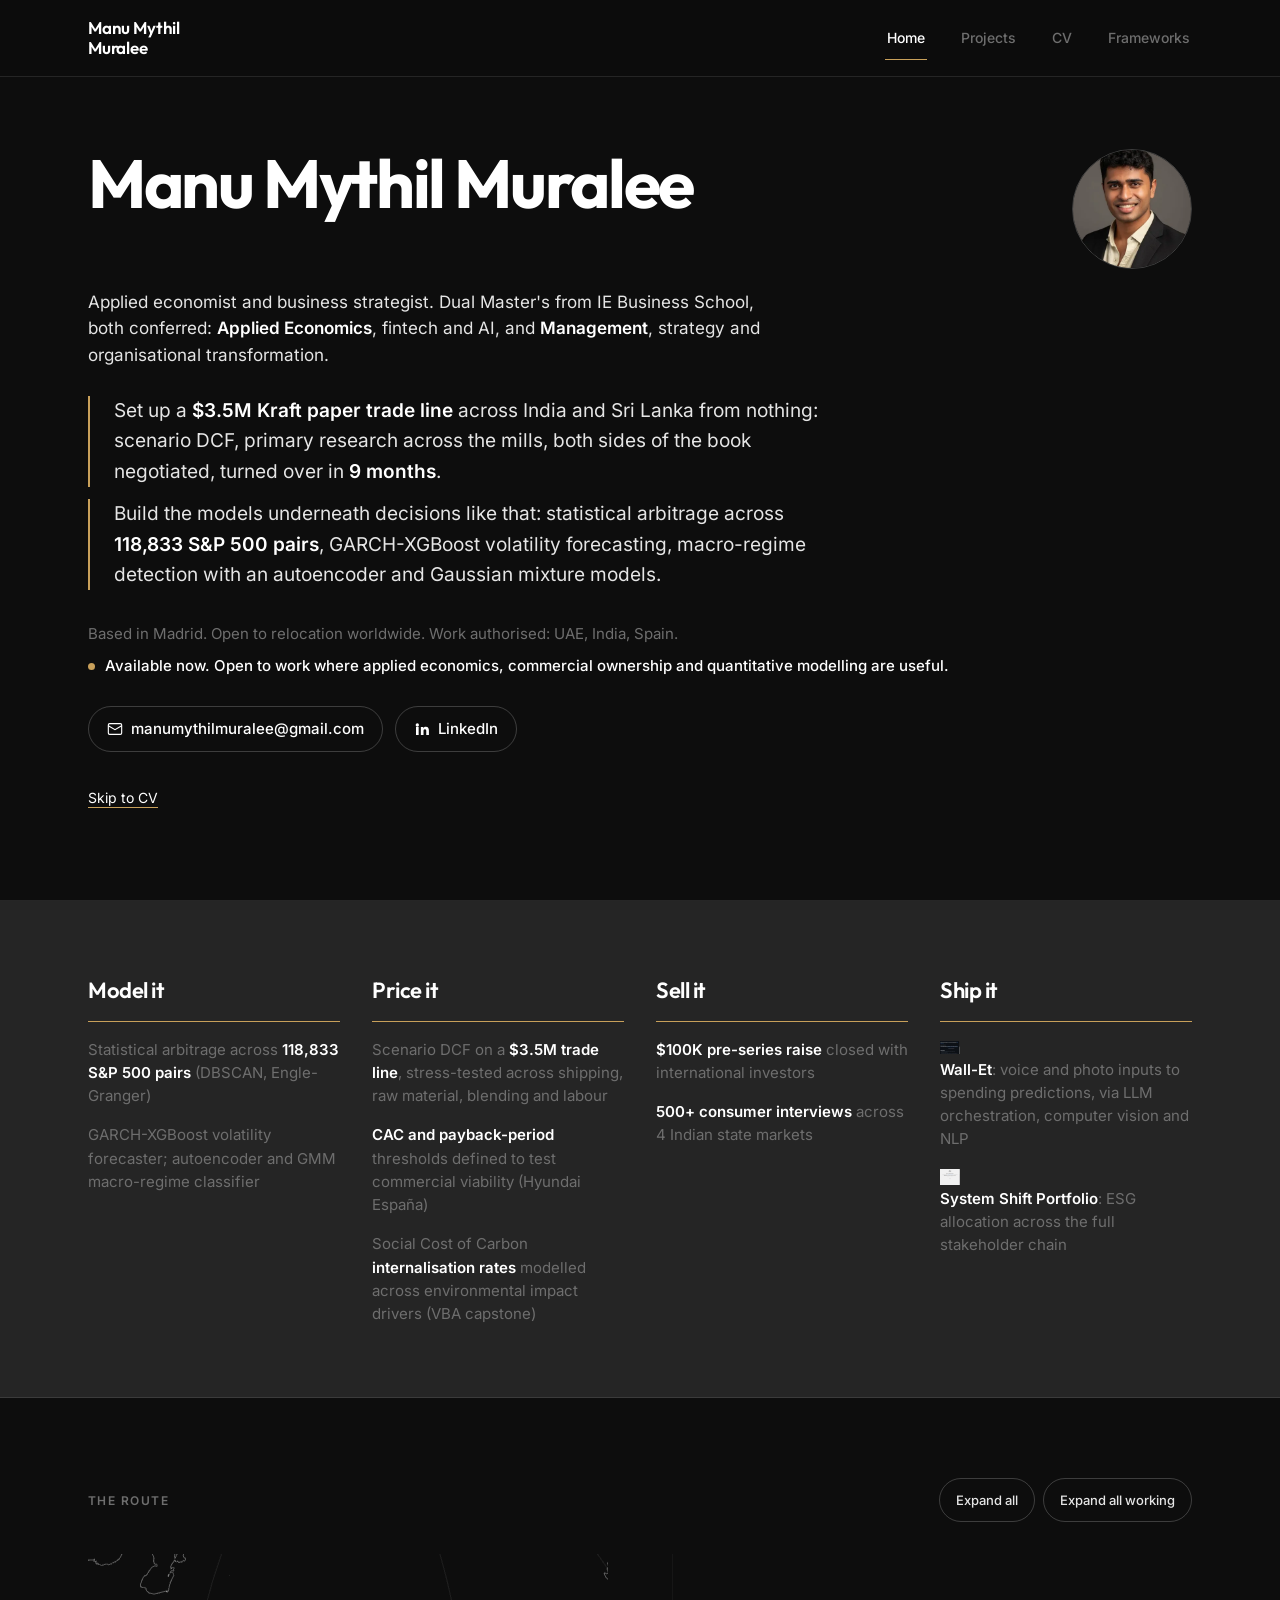
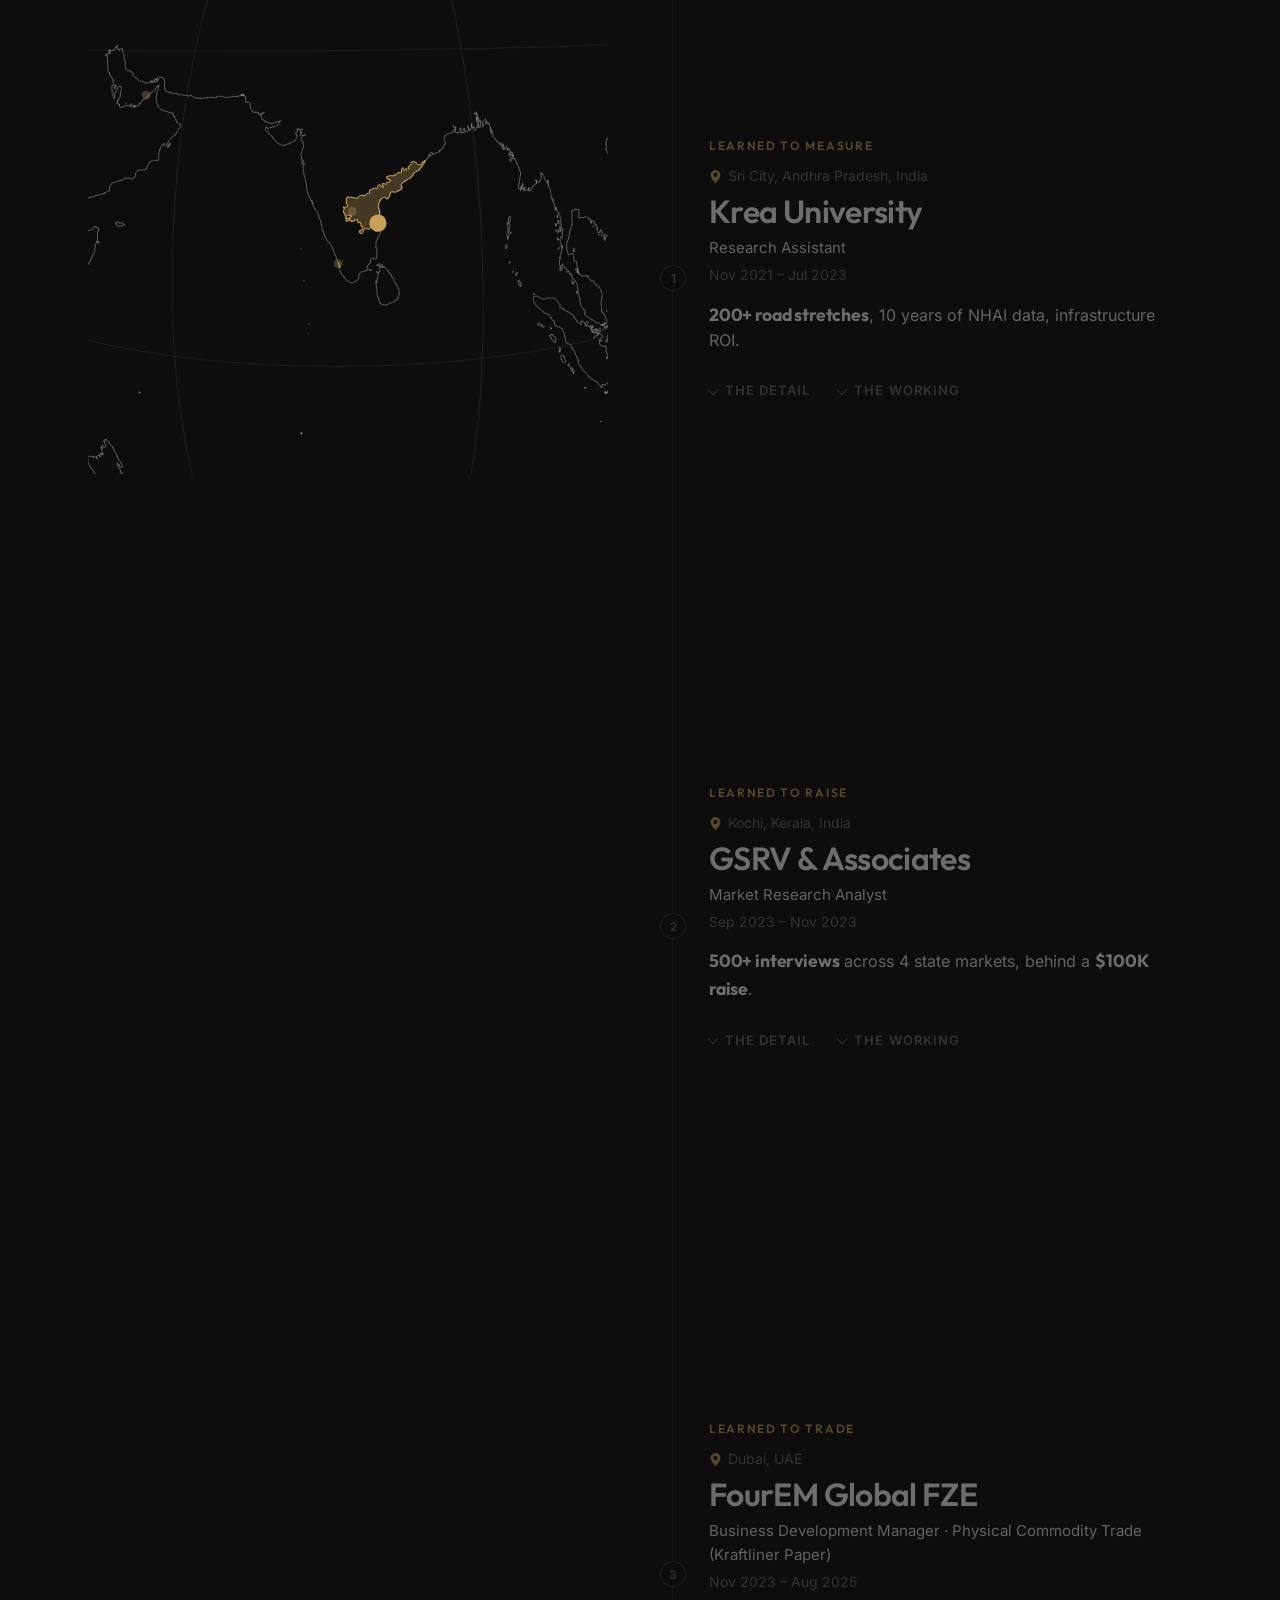
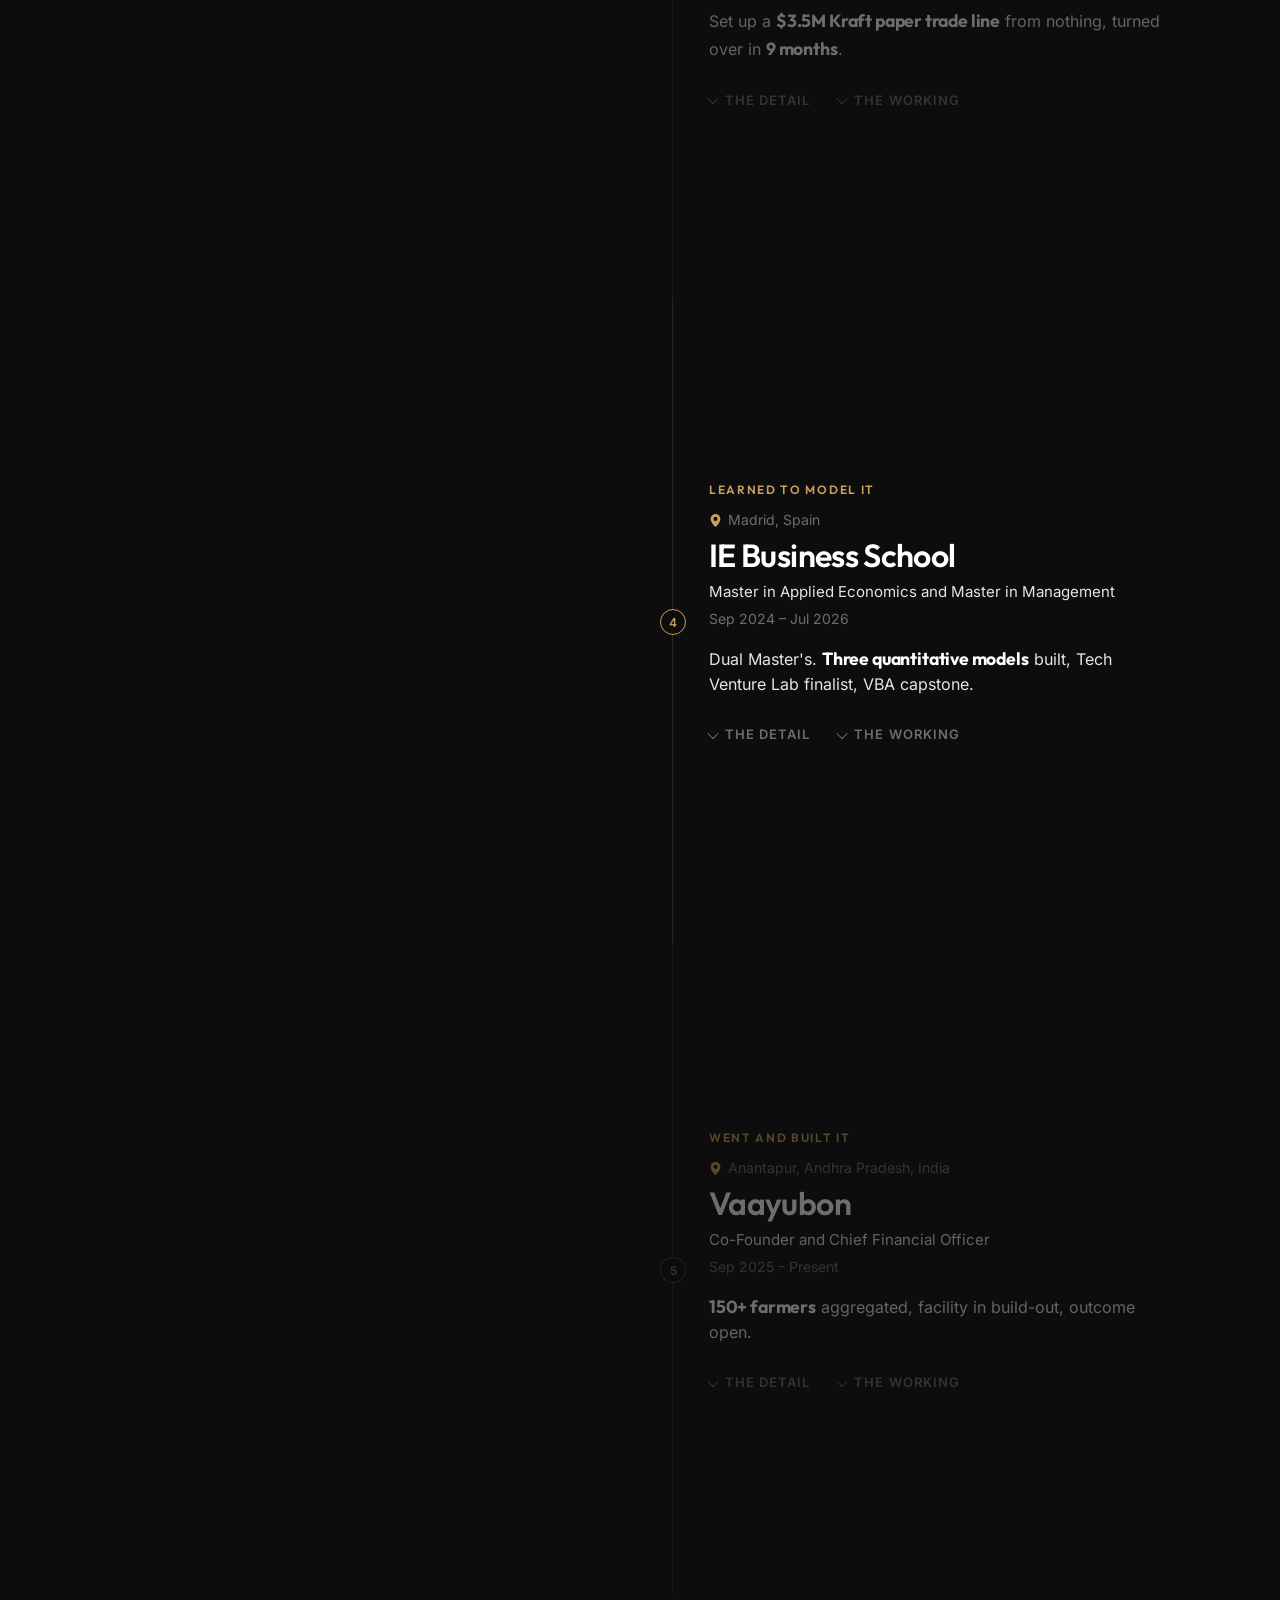
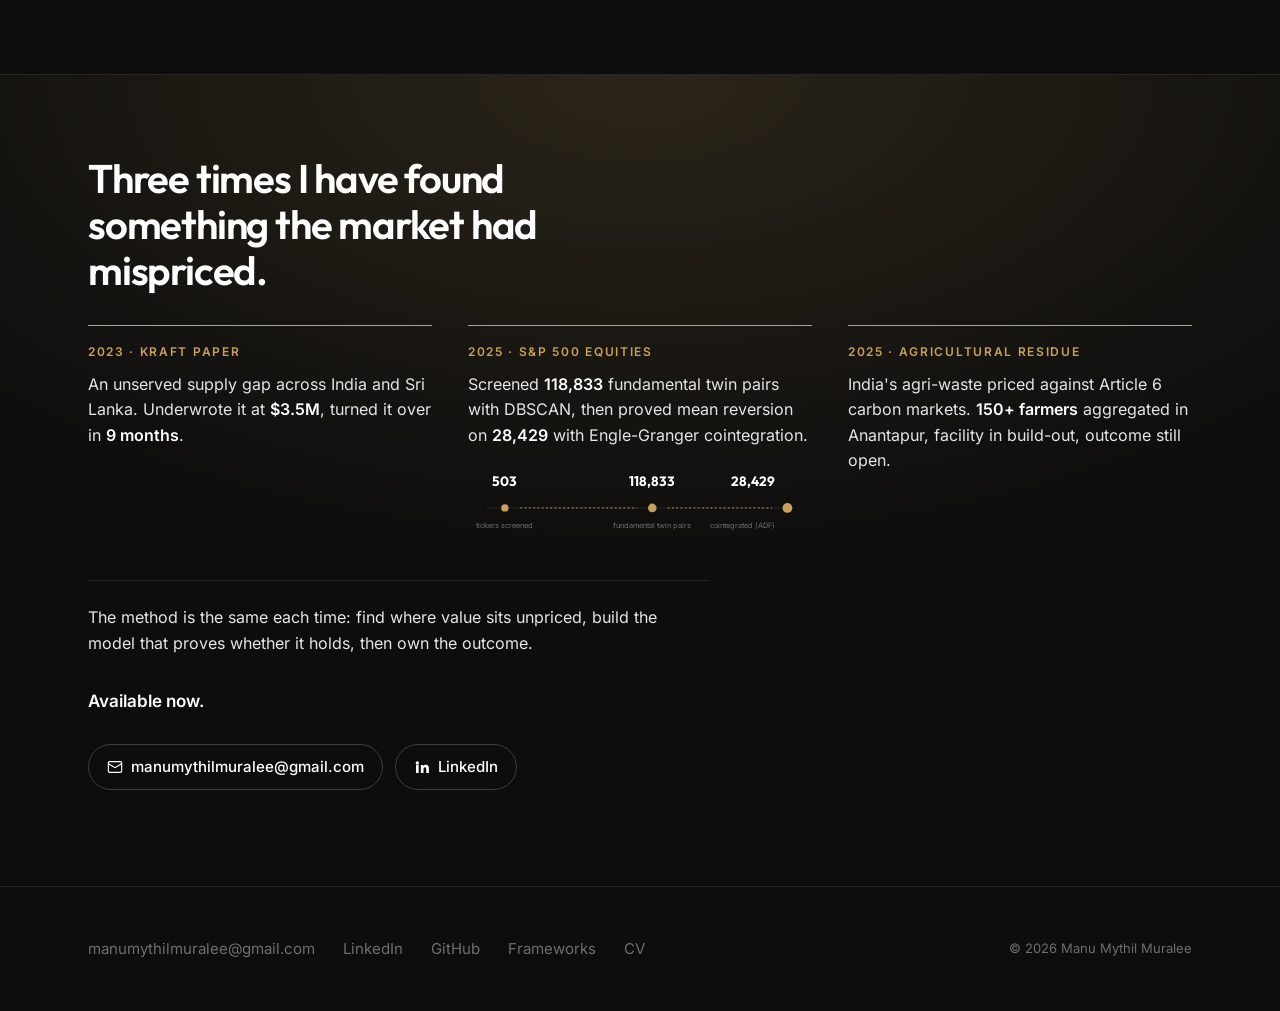
<file: writings.html>
<!DOCTYPE html>
<html lang="en">

<head>
  <meta charset="UTF-8">
  <meta name="viewport" content="width=device-width, initial-scale=1.0">
  <title>Moved · Manu Mythil Muralee</title>
  <link rel="canonical" href="https://manumythilmuralee.com/index.html">
  <meta name="robots" content="noindex, follow">
  <meta http-equiv="refresh" content="0; url=index.html">
  <link rel="stylesheet" href="css/style.css">
  <link rel="stylesheet" href="css/site.css">
  <link rel="icon"
    href="data:image/svg+xml,<svg xmlns='http://www.w3.org/2000/svg' viewBox='0 0 100 100'><text y='.9em' font-size='90'>M</text></svg>">
  <script>window.location.replace('index.html');</script>
</head>

<body>
  <main class="redirect">
    <div class="redirect__inner">
      <h1 class="redirect__title">This page has moved</h1>
      <p class="redirect__text">The site has been reduced to three pages: Home, Projects and CV.</p>
      <a class="btn btn--primary" href="index.html">Continue <span class="btn__arrow">&rarr;</span></a>
    </div>
  </main>
</body>

</html>
</file>
<file: css/style.css>
/* ================================================
   MANU MYTHIL MURALEE — PORTFOLIO
   Ollef® Webflow-inspired design system
   ================================================ */

/* ---------- FONTS ----------
   Self-hosted variable fonts, latin subset, 80KB for both. Replaces a
   render-blocking @import from fonts.googleapis.com: one less origin to
   resolve before first paint, and no third party told who reads this page. */
@font-face {
  font-family: 'Inter';
  font-style: normal;
  font-display: swap;
  font-weight: 300 900;
  src: url('../fonts/inter-var.woff2') format('woff2');
}

@font-face {
  font-family: 'Outfit';
  font-style: normal;
  font-display: swap;
  font-weight: 300 900;
  src: url('../fonts/outfit-var.woff2') format('woff2');
}

/* ---------- CSS CUSTOM PROPERTIES ---------- */
:root {
  /* Ollef® palette */
  --black: #0d0d0d;
  --dark: #252525;
  --mid: #6e6e6e;
  --light: #e5e5e5;
  --white: #ffffff;

  /* Typography */
  --font-heading: 'Outfit', sans-serif;
  --font-body: 'Inter', sans-serif;

  /* Spacing scale */
  --sp-xs: 0.5rem;
  --sp-sm: 1rem;
  --sp-md: 2rem;
  --sp-lg: 4rem;
  --sp-xl: 6rem;
  --sp-2xl: 10rem;

  /* Transitions */
  --ease-out: cubic-bezier(0.16, 1, 0.3, 1);
  --ease-in-out: cubic-bezier(0.76, 0, 0.24, 1);
  --duration: 0.6s;

  /* Layout */
  --max-width: 1400px;
  --gutter: clamp(1.5rem, 4vw, 4rem);
}

/* ---------- RESET ---------- */
*,
*::before,
*::after {
  margin: 0;
  padding: 0;
  box-sizing: border-box;
}

html {
  font-size: 16px;
  scroll-behavior: smooth;
  -webkit-font-smoothing: antialiased;
  -moz-osx-font-smoothing: grayscale;
}

body {
  font-family: var(--font-body);
  font-weight: 400;
  line-height: 1.6;
  color: var(--white);
  background-color: var(--black);
  overflow-x: hidden;
}

img {
  max-width: 100%;
  display: block;
}

a {
  color: inherit;
  text-decoration: none;
}

ul,
ol {
  list-style: none;
}

button {
  border: none;
  background: none;
  cursor: pointer;
  font-family: inherit;
  color: inherit;
}

/* ---------- ACCESSIBILITY ---------- */
:focus-visible {
  outline: 2px solid var(--white);
  outline-offset: 4px;
}

.sr-only {
  position: absolute;
  width: 1px;
  height: 1px;
  padding: 0;
  margin: -1px;
  overflow: hidden;
  clip: rect(0, 0, 0, 0);
  border: 0;
}

/* Skip link */
.skip-link {
  position: absolute;
  top: -100%;
  left: var(--gutter);
  z-index: 10000;
  padding: 0.75rem 1.5rem;
  background: var(--white);
  color: var(--black);
  font-weight: 600;
  border-radius: 0 0 6px 6px;
  transition: top 0.3s var(--ease-out);
}

.skip-link:focus {
  top: 0;
}

/* ---------- LAYOUT ---------- */
.container {
  width: 100%;
  max-width: var(--max-width);
  margin: 0 auto;
  padding: 0 var(--gutter);
}

.section {
  padding: var(--sp-xl) 0;
}

.section--hero {
  padding: 0;
  min-height: 100vh;
  display: flex;
  align-items: center;
}

/* ---------- HEADER / NAVIGATION ---------- */
.header {
  position: fixed;
  top: 0;
  left: 0;
  right: 0;
  z-index: 1000;
  padding: 1.25rem 0;
  transition: background var(--duration) var(--ease-out),
    backdrop-filter var(--duration) var(--ease-out);
}

.header.scrolled {
  background: rgba(13, 13, 13, 0.85);
  backdrop-filter: blur(20px);
  -webkit-backdrop-filter: blur(20px);
}

.header__inner {
  display: flex;
  align-items: center;
  justify-content: space-between;
}

.header__logo {
  font-family: var(--font-heading);
  font-weight: 700;
  font-size: 1rem;
  letter-spacing: -0.01em;
  position: relative;
  white-space: nowrap;
}

.nav__list {
  display: flex;
  align-items: center;
  gap: 2rem;
}

.nav__link {
  font-size: 0.875rem;
  font-weight: 500;
  letter-spacing: 0.02em;
  text-transform: uppercase;
  position: relative;
  padding: 0.25rem 0;
  transition: color 0.3s var(--ease-out);
}

.nav__link::after {
  content: '';
  position: absolute;
  bottom: 0;
  left: 0;
  width: 0;
  height: 1px;
  background: var(--white);
  transition: width 0.4s var(--ease-out);
}

.nav__link:hover::after,
.nav__link.active::after {
  width: 100%;
}

.nav__link:hover {
  color: var(--light);
}

/* Hamburger */
.hamburger {
  display: none;
  flex-direction: column;
  gap: 5px;
  width: 28px;
  cursor: pointer;
  z-index: 1001;
}

.hamburger span {
  display: block;
  width: 100%;
  height: 2px;
  background: var(--white);
  transition: transform 0.4s var(--ease-out), opacity 0.3s;
}

.hamburger.open span:nth-child(1) {
  transform: translateY(7px) rotate(45deg);
}

.hamburger.open span:nth-child(2) {
  opacity: 0;
}

.hamburger.open span:nth-child(3) {
  transform: translateY(-7px) rotate(-45deg);
}

/* Mobile nav overlay */
.mobile-nav {
  display: none;
  position: fixed;
  inset: 0;
  background: var(--black);
  z-index: 999;
  flex-direction: column;
  align-items: center;
  justify-content: center;
  gap: 2rem;
  opacity: 0;
  pointer-events: none;
  transition: opacity 0.5s var(--ease-out);
}

.mobile-nav.open {
  opacity: 1;
  pointer-events: auto;
}

.mobile-nav__link {
  font-family: var(--font-heading);
  font-size: clamp(2rem, 5vw, 3.5rem);
  font-weight: 700;
  text-transform: uppercase;
  letter-spacing: -0.02em;
  transform: translateY(20px);
  opacity: 0;
  transition: transform 0.5s var(--ease-out), opacity 0.5s var(--ease-out);
}

.mobile-nav.open .mobile-nav__link {
  transform: translateY(0);
  opacity: 1;
}

.mobile-nav.open .mobile-nav__link:nth-child(1) {
  transition-delay: 0.1s;
}

.mobile-nav.open .mobile-nav__link:nth-child(2) {
  transition-delay: 0.15s;
}

.mobile-nav.open .mobile-nav__link:nth-child(3) {
  transition-delay: 0.2s;
}

.mobile-nav.open .mobile-nav__link:nth-child(4) {
  transition-delay: 0.25s;
}

.mobile-nav.open .mobile-nav__link:nth-child(5) {
  transition-delay: 0.3s;
}

.mobile-nav.open .mobile-nav__link:nth-child(6) {
  transition-delay: 0.35s;
}

.mobile-nav.open .mobile-nav__link:nth-child(7) {
  transition-delay: 0.4s;
}

.mobile-nav.open .mobile-nav__link:nth-child(8) {
  transition-delay: 0.45s;
}

.mobile-nav.open .mobile-nav__link:nth-child(9) {
  transition-delay: 0.5s;
}

/* ---------- TYPOGRAPHY ---------- */
.t-display {
  font-family: var(--font-heading);
  font-weight: 900;
  font-size: clamp(3rem, 8vw, 8rem);
  line-height: 0.95;
  letter-spacing: -0.04em;
  text-transform: uppercase;
}

.t-h1 {
  font-family: var(--font-heading);
  font-weight: 800;
  font-size: clamp(2.5rem, 6vw, 6rem);
  line-height: 1;
  letter-spacing: -0.03em;
}

.t-h2 {
  font-family: var(--font-heading);
  font-weight: 700;
  font-size: clamp(2rem, 4vw, 4rem);
  line-height: 1.1;
  letter-spacing: -0.02em;
}

.t-h3 {
  font-family: var(--font-heading);
  font-weight: 600;
  font-size: clamp(1.5rem, 2.5vw, 2.5rem);
  line-height: 1.2;
  letter-spacing: -0.01em;
}

.t-h4 {
  font-family: var(--font-heading);
  font-weight: 600;
  font-size: clamp(1.125rem, 1.5vw, 1.5rem);
  line-height: 1.3;
}

.t-body {
  font-size: 1.0625rem;
  line-height: 1.75;
  color: var(--light);
}

.t-body-lg {
  font-size: clamp(1.125rem, 1.5vw, 1.375rem);
  line-height: 1.7;
  color: var(--light);
}

.t-caption {
  font-size: 0.8125rem;
  font-weight: 500;
  letter-spacing: 0.08em;
  text-transform: uppercase;
  color: var(--mid);
}

.t-label {
  font-size: 0.75rem;
  font-weight: 600;
  letter-spacing: 0.12em;
  text-transform: uppercase;
  color: var(--mid);
}

/* ---------- BUTTONS ---------- */
.btn {
  display: inline-flex;
  align-items: center;
  gap: 0.5rem;
  padding: 1rem 2rem;
  font-family: var(--font-body);
  font-size: 0.875rem;
  font-weight: 600;
  letter-spacing: 0.04em;
  text-transform: uppercase;
  border-radius: 0;
  transition: all 0.4s var(--ease-out);
  position: relative;
  overflow: hidden;
}

.btn--primary {
  background: var(--white);
  color: var(--black);
}

.btn--primary:hover {
  background: var(--light);
  transform: translateY(-2px);
}

.btn--outline {
  background: transparent;
  color: var(--white);
  border: 1px solid rgba(255, 255, 255, 0.3);
}

.btn--outline:hover {
  border-color: var(--white);
  background: rgba(255, 255, 255, 0.05);
  transform: translateY(-2px);
}

.btn__arrow {
  display: inline-block;
  transition: transform 0.3s var(--ease-out);
}

.btn:hover .btn__arrow {
  transform: translateX(4px);
}

/* ---------- DIVIDER ---------- */
.divider {
  width: 100%;
  height: 1px;
  background: rgba(255, 255, 255, 0.08);
  margin: var(--sp-lg) 0;
}

/* ---------- HERO SECTION ---------- */
.hero {
  position: relative;
  min-height: 100vh;
  display: flex;
  align-items: flex-end;
  padding-bottom: var(--sp-xl);
  overflow: hidden;
}

.hero__bg {
  position: absolute;
  inset: 0;
  background: var(--black);
  z-index: 0;
}

.hero__gradient {
  position: absolute;
  top: -20%;
  right: -10%;
  width: 60vw;
  height: 60vw;
  background: radial-gradient(ellipse, rgba(110, 110, 110, 0.08) 0%, transparent 70%);
  z-index: 1;
  pointer-events: none;
}

.hero__content {
  position: relative;
  z-index: 3;
  width: 100%;
}

.hero__label {
  margin-bottom: var(--sp-md);
}

.hero__name {
  margin-bottom: var(--sp-md);
}

.hero__tagline {
  font-family: var(--font-heading);
  font-weight: 500;
  font-size: clamp(1.25rem, 2vw, 1.75rem);
  color: var(--light);
  margin-bottom: var(--sp-sm);
  letter-spacing: -0.01em;
}

.hero__subline {
  font-size: clamp(1rem, 1.25vw, 1.25rem);
  color: var(--mid);
  max-width: 600px;
  margin-bottom: var(--sp-lg);
}

.hero__ctas {
  display: flex;
  gap: 1rem;
  flex-wrap: wrap;
}

/* ---------- HERO PHOTO — full-bleed background ---------- */
.hero__photo {
  position: absolute;
  inset: 0;
  z-index: 1;
  overflow: hidden;
  animation: photoReveal 1.4s var(--ease-out) 0.2s both;
}

.hero__photo img {
  width: 100%;
  height: 100%;
  object-fit: cover;
  /* Focus on Manu — he's in the upper-left of the landscape photo */
  object-position: 22% center;
  display: block;
  filter: brightness(0.75) contrast(1.05);
}

/* Dark gradient overlay — keeps text readable without hiding the photo */
.hero__overlay {
  position: absolute;
  inset: 0;
  z-index: 2;
  /* Desktop: dark on left where text is, fades to transparent on right */
  background: linear-gradient(to right,
      rgba(13, 13, 13, 0.88) 0%,
      rgba(13, 13, 13, 0.6) 40%,
      rgba(13, 13, 13, 0.15) 70%,
      transparent 100%);
  pointer-events: none;
}

@keyframes photoReveal {
  from {
    opacity: 0;
  }

  to {
    opacity: 1;
  }
}

/* Mobile: gradient from bottom so name sits on dark band, photo shows above */
@media (max-width: 768px) {
  .hero__photo img {
    object-position: 22% top;
  }

  .hero__overlay {
    background: linear-gradient(to top,
        rgba(13, 13, 13, 0.95) 0%,
        rgba(13, 13, 13, 0.7) 45%,
        rgba(13, 13, 13, 0.1) 80%,
        transparent 100%);
  }
}

body {
  background-color: var(--black);
}

/* Spinner animation for Spline loader */
@keyframes spin {
  to {
    transform: rotate(360deg);
  }
}

/* Spline scene container (AI Tools page) */
.spline-scene {
  border-radius: 4px;
  transition: border-color 0.4s var(--ease-out);
}

.spline-scene:hover {
  border-color: rgba(255, 255, 255, 0.2) !important;
}

/* ---------- STATS BAR ---------- */
.stats {
  display: grid;
  grid-template-columns: repeat(auto-fit, minmax(200px, 1fr));
  gap: var(--sp-md);
  padding: var(--sp-lg) 0;
  border-top: 1px solid rgba(255, 255, 255, 0.08);
  border-bottom: 1px solid rgba(255, 255, 255, 0.08);
}

/* ---------- WHO I AM SPLIT SECTION ---------- */
.who-i-am {
  display: grid;
  grid-template-columns: 1fr 1fr;
  gap: var(--sp-xl);
  align-items: center;
}

.who-i-am__text {
  max-width: 600px;
}

.who-i-am__photo {
  position: relative;
  overflow: hidden;
  border-radius: 2px;
  /* Subtle gradient fade on all edges to match the dark theme */
  mask-image: linear-gradient(to right, transparent 0%, black 8%, black 92%, transparent 100%), linear-gradient(to bottom, transparent 0%, black 8%, black 92%, transparent 100%);
  mask-composite: intersect;
  -webkit-mask-image: linear-gradient(to right, transparent 0%, black 8%, black 92%, transparent 100%), linear-gradient(to bottom, transparent 0%, black 8%, black 92%, transparent 100%);
  -webkit-mask-composite: source-in;
  max-height: 520px;
}

.who-i-am__photo img {
  width: 100%;
  height: 100%;
  object-fit: contain;
  object-position: center top;
  display: block;
  padding: 8% 12%;
  transition: transform 0.8s var(--ease-out);
  filter: grayscale(10%) contrast(1.05);
}

.who-i-am__photo:hover img {
  transform: scale(1.03);
}

@media (max-width: 768px) {
  .who-i-am {
    grid-template-columns: 1fr;
  }

  .who-i-am__photo {
    max-height: 360px;
  }
}

.stat {
  text-align: left;
}

.stat__number {
  font-family: var(--font-heading);
  font-weight: 900;
  font-size: clamp(2.5rem, 4vw, 4rem);
  letter-spacing: -0.03em;
  line-height: 1;
  margin-bottom: 0.5rem;
  background: linear-gradient(135deg, var(--white) 0%, var(--mid) 100%);
  -webkit-background-clip: text;
  -webkit-text-fill-color: transparent;
  background-clip: text;
}

.stat__label {
  font-size: 0.875rem;
  color: var(--mid);
  font-weight: 500;
  letter-spacing: 0.02em;
}

/* ---------- CARDS ---------- */
.card {
  background: var(--dark);
  border: 1px solid rgba(255, 255, 255, 0.06);
  padding: var(--sp-md);
  transition: all 0.5s var(--ease-out);
  position: relative;
  overflow: hidden;
}

.card::before {
  content: '';
  position: absolute;
  top: 0;
  left: 0;
  right: 0;
  height: 2px;
  background: linear-gradient(90deg, transparent, rgba(255, 255, 255, 0.2), transparent);
  opacity: 0;
  transition: opacity 0.5s var(--ease-out);
}

.card:hover {
  border-color: rgba(255, 255, 255, 0.12);
  transform: translateY(-4px);
}

.card:hover::before {
  opacity: 1;
}

.card__number {
  font-family: var(--font-heading);
  font-size: 0.75rem;
  font-weight: 700;
  color: var(--mid);
  letter-spacing: 0.1em;
  margin-bottom: var(--sp-md);
}

.card__title {
  font-family: var(--font-heading);
  font-weight: 700;
  font-size: clamp(1.25rem, 2vw, 1.75rem);
  line-height: 1.2;
  margin-bottom: var(--sp-sm);
  letter-spacing: -0.01em;
}

.card__text {
  color: var(--mid);
  font-size: 0.9375rem;
  line-height: 1.7;
  margin-bottom: var(--sp-md);
}

.card__tags {
  display: flex;
  flex-wrap: wrap;
  gap: 0.5rem;
}

.tag {
  font-size: 0.6875rem;
  font-weight: 600;
  letter-spacing: 0.08em;
  text-transform: uppercase;
  padding: 0.375rem 0.75rem;
  border: 1px solid rgba(255, 255, 255, 0.12);
  color: var(--mid);
  transition: all 0.3s var(--ease-out);
}

.tag:hover {
  border-color: var(--white);
  color: var(--white);
}

.card__link {
  display: inline-flex;
  align-items: center;
  gap: 0.5rem;
  font-size: 0.8125rem;
  font-weight: 600;
  letter-spacing: 0.06em;
  text-transform: uppercase;
  color: var(--white);
  margin-top: var(--sp-sm);
  transition: gap 0.3s var(--ease-out);
}

.card__link:hover {
  gap: 0.75rem;
}

/* ---------- PROJECT GRID ---------- */
.project-grid {
  display: grid;
  grid-template-columns: repeat(auto-fit, minmax(min(100%, 420px), 1fr));
  gap: var(--sp-md);
}

/* ---------- PROJECT DETAIL (Projects page) ---------- */
.project-detail {
  padding: var(--sp-xl) 0;
}

.project-detail__grid {
  display: grid;
  grid-template-columns: repeat(auto-fit, minmax(min(100%, 300px), 1fr));
  gap: var(--sp-lg);
  margin-top: var(--sp-lg);
}

.project-detail__block {
  padding: var(--sp-md);
  border-left: 2px solid rgba(255, 255, 255, 0.08);
  transition: border-color 0.4s var(--ease-out);
}

.project-detail__block:hover {
  border-color: rgba(255, 255, 255, 0.3);
}

.project-detail__tags {
  display: flex;
  flex-wrap: wrap;
  gap: 0.5rem;
  margin-top: var(--sp-lg);
}

/* ---------- TIMELINE ---------- */
.timeline {
  position: relative;
  padding-left: 3rem;
}

.timeline::before {
  content: '';
  position: absolute;
  left: 0;
  top: 0;
  bottom: 0;
  width: 1px;
  background: linear-gradient(to bottom, transparent, rgba(255, 255, 255, 0.15), transparent);
}

.timeline__item {
  position: relative;
  padding-bottom: var(--sp-lg);
}

.timeline__item:last-child {
  padding-bottom: 0;
}

.timeline__dot {
  position: absolute;
  left: -3rem;
  top: 0.5rem;
  width: 9px;
  height: 9px;
  background: var(--white);
  border-radius: 50%;
  transform: translateX(-4px);
}

.timeline__dot::after {
  content: '';
  position: absolute;
  top: 50%;
  left: 50%;
  transform: translate(-50%, -50%);
  width: 24px;
  height: 24px;
  border-radius: 50%;
  border: 1px solid rgba(255, 255, 255, 0.2);
}

.timeline__date {
  display: inline-block;
  margin-bottom: 0.5rem;
}

.timeline__title {
  margin-bottom: 0.25rem;
}

.timeline__role {
  font-size: 1rem;
  color: var(--light);
  margin-bottom: var(--sp-sm);
  font-style: italic;
}

.timeline__details {
  list-style: none;
}

.timeline__details li {
  position: relative;
  padding-left: 1.25rem;
  color: var(--mid);
  font-size: 0.9375rem;
  line-height: 1.8;
}

.timeline__details li::before {
  content: '—';
  position: absolute;
  left: 0;
  color: rgba(255, 255, 255, 0.2);
}

/* ---------- SKILLS GRID (Experience page) ---------- */
.skills-grid {
  display: grid;
  grid-template-columns: repeat(auto-fit, minmax(min(100%, 280px), 1fr));
  gap: var(--sp-lg);
}

.skill-group {
  padding: var(--sp-md);
  border: 1px solid rgba(255, 255, 255, 0.06);
  background: var(--dark);
  transition: all 0.4s var(--ease-out);
}

.skill-group:hover {
  border-color: rgba(255, 255, 255, 0.15);
}

.skill-group h3 {
  margin-bottom: var(--sp-sm);
}

.skill-tags {
  display: flex;
  flex-wrap: wrap;
  gap: 0.5rem;
}

/* ---------- WRITINGS / BLOG ---------- */
.writing-grid {
  display: grid;
  grid-template-columns: repeat(auto-fit, minmax(min(100%, 380px), 1fr));
  gap: var(--sp-md);
}

.writing-card {
  border-bottom: 1px solid rgba(255, 255, 255, 0.08);
  padding-bottom: var(--sp-md);
  transition: all 0.4s var(--ease-out);
}

.writing-card:hover {
  border-color: rgba(255, 255, 255, 0.25);
}

.writing-card__category {
  margin-bottom: var(--sp-sm);
}

.writing-card__title {
  font-family: var(--font-heading);
  font-weight: 700;
  font-size: clamp(1.25rem, 2vw, 1.75rem);
  line-height: 1.2;
  margin-bottom: var(--sp-sm);
  letter-spacing: -0.01em;
  transition: color 0.3s var(--ease-out);
}

.writing-card:hover .writing-card__title {
  color: var(--light);
}

.writing-card__excerpt {
  color: var(--mid);
  font-size: 0.9375rem;
  line-height: 1.7;
  margin-bottom: var(--sp-sm);
}

.writing-card__meta {
  display: flex;
  gap: 1.5rem;
  align-items: center;
}

.writing-card__date {
  opacity: 0.6;
}

/* Writing Filter */
.writing-filter {
  display: flex;
  flex-wrap: wrap;
  gap: 0.5rem;
}

.filter-btn {
  padding: 0.5rem 1.25rem;
  font-size: 0.8125rem;
  font-weight: 600;
  letter-spacing: 0.06em;
  text-transform: uppercase;
  color: var(--mid);
  border: 1px solid rgba(255, 255, 255, 0.1);
  background: transparent;
  cursor: pointer;
  transition: all 0.3s var(--ease-out);
}

.filter-btn:hover {
  color: var(--white);
  border-color: rgba(255, 255, 255, 0.3);
}

.filter-btn.active {
  color: var(--black);
  background: var(--white);
  border-color: var(--white);
}

/* ---------- FRAMEWORKS ---------- */
.framework-grid {
  display: grid;
  grid-template-columns: repeat(auto-fit, minmax(min(100%, 340px), 1fr));
  gap: var(--sp-md);
}

.framework-card {
  background: var(--dark);
  border: 1px solid rgba(255, 255, 255, 0.06);
  padding: var(--sp-lg) var(--sp-md);
  text-align: center;
  transition: all 0.5s var(--ease-out);
  position: relative;
}

.framework-card:hover {
  border-color: rgba(255, 255, 255, 0.15);
  transform: translateY(-4px);
}

.framework-card__icon {
  font-size: 2.5rem;
  margin-bottom: var(--sp-md);
  display: block;
}

.framework-card__title {
  font-family: var(--font-heading);
  font-weight: 700;
  font-size: 1.25rem;
  margin-bottom: var(--sp-sm);
  letter-spacing: -0.01em;
}

.framework-card__text {
  color: var(--mid);
  font-size: 0.9375rem;
  line-height: 1.7;
}

/* Framework Detail (Frameworks page) */
.framework-detail {
  margin-bottom: var(--sp-lg);
}

.framework-detail__header {
  margin-bottom: var(--sp-lg);
}

.framework-detail__number {
  font-family: var(--font-heading);
  font-size: 0.75rem;
  font-weight: 700;
  color: var(--mid);
  letter-spacing: 0.1em;
  display: block;
  margin-bottom: var(--sp-sm);
}

.framework-detail__content {
  display: grid;
  grid-template-columns: 1fr 1fr;
  gap: var(--sp-lg);
}

.framework-detail__desc {
  max-width: 600px;
}

.framework-detail__steps {
  max-width: 500px;
}

.framework-step {
  display: flex;
  gap: 1.5rem;
  padding: 1.25rem 0;
  border-bottom: 1px solid rgba(255, 255, 255, 0.06);
  transition: border-color 0.3s var(--ease-out);
}

.framework-step:hover {
  border-color: rgba(255, 255, 255, 0.2);
}

.framework-step:last-child {
  border-bottom: none;
}

.framework-step__num {
  font-family: var(--font-heading);
  font-weight: 800;
  font-size: 1.25rem;
  color: var(--mid);
  min-width: 2rem;
  line-height: 1.4;
}

.framework-step__title {
  font-family: var(--font-heading);
  font-weight: 700;
  font-size: 1rem;
  margin-bottom: 0.25rem;
}

.framework-step__text {
  color: var(--mid);
  font-size: 0.875rem;
  line-height: 1.7;
}

/* ---------- MAP / JOURNEY ---------- */
.journey-path {
  display: grid;
  grid-template-columns: repeat(auto-fit, minmax(250px, 1fr));
  gap: var(--sp-md);
  position: relative;
}

.journey-stop {
  background: var(--dark);
  border: 1px solid rgba(255, 255, 255, 0.06);
  padding: var(--sp-md);
  text-align: center;
  transition: all 0.5s var(--ease-out);
  position: relative;
}

.journey-stop:hover {
  border-color: rgba(255, 255, 255, 0.15);
  transform: translateY(-4px);
}

.journey-stop__emoji {
  font-size: 3rem;
  margin-bottom: var(--sp-sm);
  display: block;
}

.journey-stop__city {
  font-family: var(--font-heading);
  font-weight: 800;
  font-size: 1.5rem;
  letter-spacing: -0.02em;
  margin-bottom: 0.25rem;
}

.journey-stop__country {
  font-size: 0.875rem;
  color: var(--mid);
  margin-bottom: var(--sp-sm);
}

.journey-stop__text {
  color: var(--mid);
  font-size: 0.9375rem;
  line-height: 1.7;
  text-align: left;
}

/* Arrow connectors */
.journey-arrow {
  display: none;
  align-items: center;
  justify-content: center;
  font-size: 2rem;
  color: var(--mid);
}

/* ---------- CONTACT FORM ---------- */
.contact-grid {
  display: grid;
  grid-template-columns: 1fr 1fr;
  gap: var(--sp-lg);
}

.contact-info__item {
  margin-bottom: var(--sp-md);
}

.contact-info__label {
  display: block;
  margin-bottom: 0.25rem;
}

.contact-info__value {
  font-size: 1.125rem;
  font-weight: 500;
  transition: color 0.3s var(--ease-out);
}

.contact-info__value:hover {
  color: var(--light);
}

.contact-form {
  display: flex;
  flex-direction: column;
  gap: var(--sp-sm);
}

.form-group {
  display: flex;
  flex-direction: column;
  gap: 0.5rem;
}

.form-group label {
  font-size: 0.75rem;
  font-weight: 600;
  letter-spacing: 0.1em;
  text-transform: uppercase;
  color: var(--mid);
}

.form-group input,
.form-group textarea {
  background: var(--dark);
  border: 1px solid rgba(255, 255, 255, 0.1);
  padding: 1rem;
  color: var(--white);
  font-family: var(--font-body);
  font-size: 1rem;
  transition: border-color 0.3s var(--ease-out);
  outline: none;
}

.form-group input:focus,
.form-group textarea:focus {
  border-color: rgba(255, 255, 255, 0.35);
}

.form-group textarea {
  min-height: 160px;
  resize: vertical;
}

.form-group input::placeholder,
.form-group textarea::placeholder {
  color: rgba(255, 255, 255, 0.2);
}

/* ---------- TECH STACK GRID (AI Tools page) ---------- */
.tech-stack-grid {
  display: grid;
  grid-template-columns: repeat(auto-fit, minmax(min(100%, 200px), 1fr));
  gap: var(--sp-md);
}

.tech-item {
  padding: var(--sp-md);
  border: 1px solid rgba(255, 255, 255, 0.06);
  background: var(--dark);
  text-align: center;
  transition: all 0.4s var(--ease-out);
}

.tech-item:hover {
  border-color: rgba(255, 255, 255, 0.15);
  transform: translateY(-4px);
}

.tech-item__icon {
  font-size: 2rem;
  margin-bottom: var(--sp-sm);
  display: block;
}

.tech-item__title {
  font-family: var(--font-heading);
  font-weight: 700;
  font-size: 1rem;
  margin-bottom: 0.5rem;
}

.tech-item__text {
  color: var(--mid);
  font-size: 0.8125rem;
  line-height: 1.6;
}

/* ---------- FOOTER ---------- */
.footer {
  padding: var(--sp-xl) 0 var(--sp-md);
  border-top: 1px solid rgba(255, 255, 255, 0.08);
}

.footer__inner {
  display: flex;
  justify-content: space-between;
  align-items: flex-start;
  gap: var(--sp-md);
  flex-wrap: wrap;
}

.footer__logo {
  font-family: var(--font-heading);
  font-weight: 700;
  font-size: clamp(1.25rem, 3vw, 2rem);
  letter-spacing: -0.02em;
  line-height: 1;
  white-space: nowrap;
}

.footer__links {
  display: flex;
  gap: 2rem;
  flex-wrap: wrap;
}

.footer__link {
  font-size: 0.875rem;
  font-weight: 500;
  color: var(--mid);
  transition: color 0.3s var(--ease-out);
}

.footer__link:hover {
  color: var(--white);
}

.footer__bottom {
  margin-top: var(--sp-lg);
  padding-top: var(--sp-md);
  border-top: 1px solid rgba(255, 255, 255, 0.06);
  display: flex;
  justify-content: space-between;
  align-items: center;
  flex-wrap: wrap;
  gap: var(--sp-sm);
}

.footer__copyright {
  font-size: 0.8125rem;
  color: var(--mid);
}

/* ---------- SECTION HEADER ---------- */
.section-header {
  margin-bottom: var(--sp-xl);
}

.section-header__label {
  margin-bottom: var(--sp-sm);
}

.section-header__title {
  margin-bottom: var(--sp-md);
}

.section-header__text {
  max-width: 700px;
}

/* ---------- AI TOOLS ---------- */
.tool-showcase {
  display: grid;
  grid-template-columns: repeat(auto-fit, minmax(min(100%, 500px), 1fr));
  gap: var(--sp-lg);
}

.tool-card {
  background: var(--dark);
  border: 1px solid rgba(255, 255, 255, 0.06);
  overflow: hidden;
  transition: all 0.5s var(--ease-out);
}

.tool-card:hover {
  border-color: rgba(255, 255, 255, 0.15);
}

.tool-card__preview {
  width: 100%;
  aspect-ratio: 16 / 10;
  background: linear-gradient(135deg, var(--dark) 0%, var(--black) 100%);
  display: flex;
  align-items: center;
  justify-content: center;
  overflow: hidden;
  position: relative;
}

.tool-card__mockup {
  width: 80%;
  max-width: 400px;
  background: rgba(255, 255, 255, 0.03);
  border: 1px solid rgba(255, 255, 255, 0.08);
  border-radius: 12px;
  padding: 1.5rem;
  position: relative;
}

.tool-card__mockup-header {
  display: flex;
  gap: 6px;
  margin-bottom: 1rem;
}

.tool-card__mockup-dot {
  width: 8px;
  height: 8px;
  border-radius: 50%;
  background: rgba(255, 255, 255, 0.15);
}

.tool-card__mockup-line {
  height: 8px;
  background: rgba(255, 255, 255, 0.06);
  border-radius: 4px;
  margin-bottom: 8px;
}

.tool-card__mockup-line--short {
  width: 40%;
}

.tool-card__mockup-line--medium {
  width: 65%;
}

.tool-card__mockup-line--long {
  width: 85%;
}

.tool-card__mockup-bar {
  height: 32px;
  background: rgba(255, 255, 255, 0.04);
  border: 1px solid rgba(255, 255, 255, 0.08);
  border-radius: 6px;
  margin-top: 1rem;
}

.tool-card__body {
  padding: var(--sp-md);
}

/* ---------- ABOUT PAGE ---------- */
.about-content {
  display: grid;
  grid-template-columns: 1fr;
  gap: var(--sp-lg);
  max-width: 900px;
}

.about-content p {
  color: var(--light);
  font-size: clamp(1rem, 1.25vw, 1.125rem);
  line-height: 1.85;
}

.about-content p+p {
  margin-top: 0;
}

.values-grid {
  display: grid;
  grid-template-columns: repeat(auto-fit, minmax(250px, 1fr));
  gap: var(--sp-md);
  margin-top: var(--sp-lg);
}

.value-card {
  padding: var(--sp-md);
  border-left: 2px solid rgba(255, 255, 255, 0.1);
  transition: border-color 0.4s var(--ease-out);
}

.value-card:hover {
  border-color: rgba(255, 255, 255, 0.4);
}

.value-card__title {
  font-family: var(--font-heading);
  font-weight: 700;
  font-size: 1.125rem;
  margin-bottom: 0.5rem;
}

.value-card__text {
  color: var(--mid);
  font-size: 0.9375rem;
  line-height: 1.7;
}

/* Quote */
.quote-block {
  padding: var(--sp-lg) 0;
  border-top: 1px solid rgba(255, 255, 255, 0.08);
  border-bottom: 1px solid rgba(255, 255, 255, 0.08);
  margin: var(--sp-lg) 0;
}

.quote-block__text {
  font-family: var(--font-heading);
  font-weight: 600;
  font-size: clamp(1.5rem, 3vw, 2.5rem);
  line-height: 1.3;
  letter-spacing: -0.02em;
  color: var(--white);
  font-style: italic;
}

/* ---------- PAGE HERO (Inner pages) ---------- */
.page-hero {
  padding-top: calc(var(--sp-2xl) + 2rem);
  padding-bottom: var(--sp-xl);
}

.page-hero__label {
  margin-bottom: var(--sp-sm);
}

.page-hero__title {
  margin-bottom: var(--sp-md);
}

.page-hero__text {
  max-width: 700px;
}

/* ---------- ABOUT HERO ---------- */
.about-hero__grid {
  display: grid;
  grid-template-columns: 1fr 1fr;
  gap: var(--sp-xl);
  align-items: center;
}

.about-hero__image {
  position: relative;
  overflow: hidden;
  border-radius: 4px;
  /* Gradient starts transparent on the left and picture gets clearer towards the right */
  mask-image: linear-gradient(to right, transparent 0%, rgba(0,0,0,0.5) 15%, black 40%, black 100%);
  -webkit-mask-image: linear-gradient(to right, transparent 0%, rgba(0,0,0,0.5) 15%, black 40%, black 100%);
  max-height: 600px;
}

.about-hero__image img {
  width: 100%;
  height: 100%;
  object-fit: cover;
  display: block;
  filter: grayscale(15%) brightness(0.9);
  transition: transform 0.8s var(--ease-out), filter 0.8s var(--ease-out);
}

.about-hero__image:hover img {
  transform: scale(1.02);
  filter: grayscale(0%) brightness(1);
}

@media (max-width: 768px) {
  .about-hero__grid {
    grid-template-columns: 1fr;
  }
  .about-hero__image {
    mask-image: linear-gradient(to bottom, transparent 0%, black 30%, black 100%);
    -webkit-mask-image: linear-gradient(to bottom, transparent 0%, black 30%, black 100%);
  }
}


/* ---------- SCROLL ANIMATIONS ---------- */
.reveal {
  opacity: 0;
  transform: translateY(40px);
  transition: opacity 0.8s var(--ease-out), transform 0.8s var(--ease-out);
}

.reveal.visible {
  opacity: 1;
  transform: translateY(0);
}

.reveal--left {
  transform: translateX(-40px);
}

.reveal--left.visible {
  transform: translateX(0);
}

.reveal--right {
  transform: translateX(40px);
}

.reveal--right.visible {
  transform: translateX(0);
}

.reveal--scale {
  transform: scale(0.95);
}

.reveal--scale.visible {
  transform: scale(1);
}

/* Stagger children */
.stagger-children>* {
  opacity: 0;
  transform: translateY(30px);
  transition: opacity 0.6s var(--ease-out), transform 0.6s var(--ease-out);
}

.stagger-children.visible>*:nth-child(1) {
  transition-delay: 0.05s;
}

.stagger-children.visible>*:nth-child(2) {
  transition-delay: 0.1s;
}

.stagger-children.visible>*:nth-child(3) {
  transition-delay: 0.15s;
}

.stagger-children.visible>*:nth-child(4) {
  transition-delay: 0.2s;
}

.stagger-children.visible>*:nth-child(5) {
  transition-delay: 0.25s;
}

.stagger-children.visible>*:nth-child(6) {
  transition-delay: 0.3s;
}

.stagger-children.visible>*:nth-child(7) {
  transition-delay: 0.35s;
}

.stagger-children.visible>*:nth-child(8) {
  transition-delay: 0.4s;
}

.stagger-children.visible>*:nth-child(9) {
  transition-delay: 0.45s;
}

.stagger-children.visible>*:nth-child(10) {
  transition-delay: 0.5s;
}

.stagger-children.visible>* {
  opacity: 1;
  transform: translateY(0);
}

/* ---------- CUSTOM CURSOR (decorative) ---------- */
.cursor-dot {
  width: 8px;
  height: 8px;
  background: var(--white);
  border-radius: 50%;
  position: fixed;
  pointer-events: none;
  z-index: 9999;
  mix-blend-mode: difference;
  transition: transform 0.15s var(--ease-out);
  display: none;
}

.cursor-ring {
  width: 32px;
  height: 32px;
  border: 1px solid rgba(255, 255, 255, 0.5);
  border-radius: 50%;
  position: fixed;
  pointer-events: none;
  z-index: 9998;
  mix-blend-mode: difference;
  transition: transform 0.3s var(--ease-out), width 0.3s, height 0.3s;
  display: none;
}

/* ---------- LOADING SCREEN ---------- */
.loader {
  position: fixed;
  inset: 0;
  background: var(--black);
  z-index: 10000;
  display: flex;
  align-items: center;
  justify-content: center;
  transition: opacity 0.8s var(--ease-out), visibility 0.8s;
}

.loader.hidden {
  opacity: 0;
  visibility: hidden;
  pointer-events: none;
}

.loader__text {
  font-family: var(--font-heading);
  font-weight: 900;
  font-size: clamp(2rem, 5vw, 4rem);
  letter-spacing: -0.04em;
  overflow: hidden;
}

.loader__text span {
  display: inline-block;
  animation: loaderReveal 0.6s var(--ease-out) forwards;
  opacity: 0;
  transform: translateY(100%);
}

@keyframes loaderReveal {
  to {
    opacity: 1;
    transform: translateY(0);
  }
}

/* ---------- HORIZONTAL SCROLL TEXT ---------- */
.marquee {
  overflow: hidden;
  white-space: nowrap;
  padding: var(--sp-lg) 0;
  border-top: 1px solid rgba(255, 255, 255, 0.06);
  border-bottom: 1px solid rgba(255, 255, 255, 0.06);
}

.marquee__inner {
  display: inline-flex;
  animation: marquee 30s linear infinite;
}

.marquee__text {
  font-family: var(--font-heading);
  font-weight: 900;
  font-size: clamp(3rem, 6vw, 6rem);
  letter-spacing: -0.04em;
  text-transform: uppercase;
  color: rgba(255, 255, 255, 0.06);
  padding-right: 4rem;
  user-select: none;
}

.marquee__text span {
  color: rgba(255, 255, 255, 0.15);
}

@keyframes marquee {
  0% {
    transform: translateX(0);
  }

  100% {
    transform: translateX(-50%);
  }
}

/* ---------- FORM SUCCESS MESSAGE ---------- */
.form-success {
  display: none;
  padding: var(--sp-md);
  border: 1px solid rgba(255, 255, 255, 0.15);
  background: rgba(255, 255, 255, 0.03);
  text-align: center;
}

.form-success.visible {
  display: block;
}

.form-success__icon {
  font-size: 3rem;
  margin-bottom: var(--sp-sm);
  display: block;
}

/* ---------- SPLINE 3D PLACEHOLDER ---------- */
.spline-placeholder {
  border: 2px dashed rgba(255, 255, 255, 0.08);
  border-radius: 8px;
  transition: border-color 0.4s var(--ease-out);
}

.spline-placeholder:hover {
  border-color: rgba(255, 255, 255, 0.2);
}

/* ---------- RESPONSIVE ---------- */
@media (max-width: 1024px) {
  :root {
    --sp-xl: 4.5rem;
    --sp-lg: 3rem;
    --sp-md: 1.5rem;
    --gutter: 2rem;
  }

  .contact-grid {
    grid-template-columns: 1fr;
  }

  .framework-detail__content {
    grid-template-columns: 1fr;
  }
}

@media (max-width: 768px) {
  :root {
    --sp-xl: 3rem;
    --sp-lg: 2rem;
    --sp-md: 1rem;
    --gutter: 1.25rem;
  }

  .t-display {
    font-size: clamp(2.5rem, 8vw, 3.5rem);
  }

  .t-h1 {
    font-size: clamp(2rem, 6vw, 2.5rem);
  }

  .t-h2 {
    font-size: clamp(1.5rem, 4vw, 2rem);
  }

  .section {
    padding: var(--sp-lg) 0;
  }

  .nav__list {
    display: none;
  }

  .hamburger {
    display: flex;
  }

  .mobile-nav {
    display: flex;
  }

  .hero {
    padding-bottom: var(--sp-lg);
    align-items: center;
  }

  .stats {
    grid-template-columns: 1fr;
  }

  .project-grid {
    grid-template-columns: 1fr;
  }

  .project-detail__grid {
    grid-template-columns: 1fr;
  }

  .timeline {
    padding-left: 2rem;
  }

  .timeline::before {
    left: 0;
  }

  .timeline__dot {
    left: -2rem;
  }

  .footer__inner {
    flex-direction: column;
  }

  .footer__bottom {
    flex-direction: column;
    text-align: center;
  }

  .journey-path {
    grid-template-columns: 1fr;
  }

  .journey-arrow {
    display: flex;
    transform: rotate(90deg);
  }

  .tool-showcase {
    grid-template-columns: 1fr;
  }

  .skills-grid {
    grid-template-columns: 1fr;
  }

  .writing-grid {
    grid-template-columns: 1fr;
  }


}

@media (max-width: 480px) {
  .hero__ctas {
    flex-direction: column;
  }

  .hero__ctas .btn {
    width: 100%;
    justify-content: center;
  }

  .writing-filter {
    flex-wrap: nowrap;
    overflow-x: auto;
    -webkit-overflow-scrolling: touch;
    scrollbar-width: none;
    padding-bottom: 0.5rem;
  }

  .writing-filter::-webkit-scrollbar {
    display: none;
  }

  .filter-btn {
    flex-shrink: 0;
  }
}

/* ---------- PRINT ---------- */
@media print {

  .header,
  .footer,
  .loader,
  .cursor-dot,
  .cursor-ring,
  .marquee {
    display: none;
  }

  body {
    color: #000;
    background: #fff;
  }
}
</file>
<file: css/site.css>
/* ================================================
   MANU MYTHIL MURALEE
   Mobile-first layer for the rebuilt Home / CV pages.

   Loaded AFTER style.css. style.css is desktop-first
   (max-width queries) and still serves the legacy
   project pages; everything below is mobile-first
   (min-width queries) and owns the new components.
   ================================================ */

:root {
  --accent: #c8a05a;
  --accent-soft: rgba(200, 160, 90, 0.16);
  --hairline: rgba(255, 255, 255, 0.10);
  --hairline-strong: rgba(255, 255, 255, 0.20);
  --measure: 62ch;
}

/* ---------- BASE (mobile first) ---------- */

body {
  font-size: 1rem;
  /* never below 16px */
}

.wrap {
  width: 100%;
  max-width: 1200px;
  margin-inline: auto;
  padding-inline: clamp(1.25rem, 5vw, 3rem);
}

/* Tap targets: 44px minimum everywhere it matters */
.nav3__link,
.footer3__link,
.inline-link,
.btn {
  min-height: 44px;
  display: inline-flex;
  align-items: center;
}

.inline-link {
  color: var(--white);
  text-decoration: underline;
  text-underline-offset: 4px;
  text-decoration-color: var(--accent);
  text-decoration-thickness: 1px;
  transition: color 0.25s var(--ease-out);
}

.inline-link:hover,
.inline-link:focus-visible {
  color: var(--accent);
}

:where(a, button, [tabindex]):focus-visible {
  outline: 2px solid var(--accent);
  outline-offset: 3px;
  border-radius: 2px;
}

/* ================================================
   NAV — three items, nothing else
   ================================================ */

.nav3 {
  position: sticky;
  top: 0;
  z-index: 60;
  background: rgba(13, 13, 13, 0.88);
  backdrop-filter: blur(14px);
  -webkit-backdrop-filter: blur(14px);
  border-bottom: 1px solid var(--hairline);
}

.nav3__inner {
  display: flex;
  align-items: center;
  justify-content: space-between;
  gap: 1rem;
  min-height: 60px;
}

.nav3__logo {
  display: inline-flex;
  align-items: center;
  min-height: 44px;
  font-family: var(--font-heading);
  font-weight: 600;
  font-size: 0.9375rem;
  letter-spacing: -0.01em;
  line-height: 1.2;
}

.nav3__list {
  display: flex;
  align-items: center;
  gap: clamp(0.75rem, 3vw, 2rem);
}

.nav3__link {
  font-size: 0.875rem;
  font-weight: 500;
  color: var(--mid);
  padding-inline: 0.125rem;
  transition: color 0.25s var(--ease-out);
}

.nav3__link:hover,
.nav3__link:focus-visible,
.nav3__link[aria-current="page"] {
  color: var(--white);
}

.nav3__link[aria-current="page"] {
  box-shadow: inset 0 -1px 0 0 var(--accent);
}

@media (min-width: 768px) {
  .nav3__inner {
    min-height: 76px;
  }

  .nav3__logo {
    font-size: 1.0625rem;
  }
}

/* ---------- Mobile nav: a <details> disclosure, not JS state ----------
   Four items in the horizontal nav3__list overflow a 320px viewport, so
   below 480px it hides and a hamburger reveals the same four links as a
   dropdown instead. Built on <details>/<summary> rather than a JS click
   handler, so the menu opens even if the page's script never runs. */
.nav3__mobile {
  display: none;
}

@media (max-width: 479px) {
  .nav3__list {
    display: none;
  }

  .nav3__mobile {
    display: block;
    position: relative;
  }

  .nav3__toggle {
    display: flex;
    flex-direction: column;
    justify-content: center;
    gap: 5px;
    width: 44px;
    height: 44px;
    cursor: pointer;
    list-style: none;
  }

  .nav3__toggle::-webkit-details-marker {
    display: none;
  }

  .nav3__toggle span {
    display: block;
    width: 22px;
    height: 2px;
    background: var(--white);
    transition: transform 0.3s var(--ease-out), opacity 0.2s;
  }

  .nav3__mobile[open] .nav3__toggle span:nth-child(1) {
    transform: translateY(7px) rotate(45deg);
  }

  .nav3__mobile[open] .nav3__toggle span:nth-child(2) {
    opacity: 0;
  }

  .nav3__mobile[open] .nav3__toggle span:nth-child(3) {
    transform: translateY(-7px) rotate(-45deg);
  }

  .nav3__mlist {
    position: absolute;
    top: calc(100% + 0.5rem);
    right: 0;
    min-width: 200px;
    display: flex;
    flex-direction: column;
    background: rgba(20, 20, 20, 0.98);
    border: 1px solid var(--hairline-strong);
    border-radius: 10px;
    padding: 0.5rem;
    backdrop-filter: blur(14px);
    box-shadow: 0 12px 32px rgba(0, 0, 0, 0.4);
  }

  .nav3__mlink {
    display: flex;
    align-items: center;
    min-height: 44px;
    padding-inline: 0.75rem;
    border-radius: 6px;
    font-size: 0.9375rem;
    font-weight: 500;
    color: var(--light);
  }

  .nav3__mlink:hover,
  .nav3__mlink:focus-visible,
  .nav3__mlink[aria-current="page"] {
    color: var(--white);
    background: var(--accent-soft);
  }
}

/* ================================================
   HERO — the whole argument, above the fold
   ================================================ */

.hero3 {
  padding-block: 2.5rem 3rem;
  border-bottom: 1px solid var(--hairline);
}

.hero3__name {
  font-family: var(--font-heading);
  font-weight: 700;
  font-size: clamp(2rem, 8vw, 4.25rem);
  line-height: 1.02;
  letter-spacing: -0.035em;
  margin-bottom: 1.25rem;
}

.hero3__degree {
  font-size: 1rem;
  line-height: 1.55;
  color: var(--light);
  max-width: var(--measure);
  margin-bottom: 1.75rem;
}

.hero3__degree strong {
  color: var(--white);
  font-weight: 600;
}

/* The second paragraph does the real work: model, market, deal, result */
.hero3__proof {
  font-size: 1.0625rem;
  line-height: 1.6;
  color: var(--light);
  max-width: var(--measure);
  padding-left: 1rem;
  border-left: 2px solid var(--accent);
  margin-bottom: 2rem;
}

.hero3__proof strong {
  color: var(--white);
  font-weight: 600;
}

/* Two short proof sentences instead of one: commodity, then quant, both
   above the fold. Second sits tighter underneath the first. */
.hero3__proof + .hero3__proof--second {
  margin-top: -1.25rem;
}

.hero3__meta {
  display: flex;
  flex-direction: column;
  gap: 0.5rem;
  font-size: 0.9375rem;
  color: var(--mid);
  margin-bottom: 1.75rem;
}

.hero3__available {
  color: var(--white);
  font-weight: 500;
}

.hero3__available::before {
  content: "";
  display: inline-block;
  width: 7px;
  height: 7px;
  border-radius: 50%;
  background: var(--accent);
  margin-right: 0.6rem;
  vertical-align: 0.12em;
}

/* Contact strip — visible in the first viewport */
.contact-strip {
  display: flex;
  flex-wrap: wrap;
  gap: 0.75rem;
}

.contact-strip__link {
  display: inline-flex;
  align-items: center;
  gap: 0.5rem;
  min-height: 44px;
  padding: 0.625rem 1.125rem;
  border: 1px solid var(--hairline-strong);
  border-radius: 999px;
  font-size: 0.9375rem;
  font-weight: 500;
  max-width: 100%;
  overflow-wrap: anywhere;
  transition: border-color 0.25s var(--ease-out), background-color 0.25s var(--ease-out);
}

/* Below 480px the email address is the longest token on the page; let the
   pill go full width rather than let the address force horizontal scroll. */
@media (max-width: 479px) {
  .contact-strip {
    flex-direction: column;
    align-items: stretch;
  }

  .contact-strip__link {
    justify-content: center;
  }
}

.contact-strip__link:hover,
.contact-strip__link:focus-visible {
  border-color: var(--accent);
  background: var(--accent-soft);
}

.contact-strip__link svg {
  width: 16px;
  height: 16px;
  flex: none;
}

.hero3__skip {
  margin-top: 1.5rem;
  font-size: 0.875rem;
  color: var(--mid);
}

@media (min-width: 768px) {
  .hero3 {
    padding-block: 4.5rem 5rem;
  }

  .hero3__degree {
    font-size: 1.0625rem;
  }

  .hero3__proof {
    font-size: 1.1875rem;
    padding-left: 1.5rem;
  }

  .hero3__meta {
    flex-direction: row;
    flex-wrap: wrap;
    gap: 0.5rem 2rem;
  }
}

/* ================================================
   PROOF STRIP — Model it / Price it / Sell it
   ================================================ */

/* A distinct tint per section, so a scroll down the page has visible
   rhythm rather than one flat black surface from hero to footer. */
.proof {
  padding-block: 3rem;
  background: var(--dark);
  border-bottom: 1px solid var(--hairline);
}

.proof__grid {
  display: grid;
  grid-template-columns: 1fr;
  gap: 2rem;
}

.proof__col {
  display: flex;
  flex-direction: column;
  gap: 1rem;
}

.proof__verb {
  font-family: var(--font-heading);
  font-size: 1.375rem;
  font-weight: 600;
  letter-spacing: -0.02em;
  padding-bottom: 0.75rem;
  border-bottom: 1px solid var(--accent);
}

.proof__item {
  font-size: 0.9375rem;
  line-height: 1.55;
  color: var(--mid);
}

.proof__item strong {
  color: var(--white);
  font-weight: 600;
}

/* Stacked on mobile, two by two on tablet, four across on desktop. */
@media (min-width: 640px) {
  .proof__grid {
    grid-template-columns: repeat(2, 1fr);
    gap: 2.25rem;
  }
}

@media (min-width: 768px) {
  .proof {
    padding-block: 4.5rem;
  }
}

@media (min-width: 1100px) {
  .proof__grid {
    grid-template-columns: repeat(4, 1fr);
    gap: 2rem;
  }
}

/* ================================================
   GLOBE — scroll-reactive, never scroll-hijacking
   ================================================ */

.route {
  position: relative;
  padding-block: 3rem;
}

.route__head {
  display: flex;
  flex-wrap: wrap;
  align-items: baseline;
  justify-content: space-between;
  gap: 0.75rem 1.5rem;
  margin-bottom: 2rem;
}

.route__label {
  margin-bottom: 0;
}

.route__expand {
  min-height: 44px;
  padding: 0.5rem 1rem;
  border: 1px solid var(--hairline-strong);
  border-radius: 999px;
  background: none;
  color: var(--light);
  font-family: var(--font-body);
  font-size: 0.8125rem;
  font-weight: 500;
  cursor: pointer;
  transition: border-color 0.25s var(--ease-out), background-color 0.25s var(--ease-out);
}

.route__expand:hover,
.route__expand:focus-visible {
  border-color: var(--accent);
  background: var(--accent-soft);
}

/* ---------- Progressive disclosure ----------
   Native details/summary. The bullets are real DOM text at page load,
   never injected on click, so crawlers, ATS parsers and find-in-page
   all reach them whether or not anyone opens the control. */

.stop__more {
  margin-top: 1rem;
}

.stop__more > summary {
  display: inline-flex;
  align-items: center;
  gap: 0.5rem;
  min-height: 44px;
  list-style: none;
  cursor: pointer;
  font-size: 0.8125rem;
  font-weight: 600;
  letter-spacing: 0.08em;
  text-transform: uppercase;
  color: var(--mid);
  transition: color 0.25s var(--ease-out);
}

.stop__more > summary::-webkit-details-marker {
  display: none;
}

.stop__more > summary::before {
  content: "";
  width: 0.5rem;
  height: 0.5rem;
  border-right: 1.5px solid currentColor;
  border-bottom: 1.5px solid currentColor;
  transform: rotate(45deg) translate(-1px, -1px);
  transition: transform 0.25s var(--ease-out);
}

.stop__more[open] > summary::before {
  transform: rotate(-135deg) translate(-2px, -2px);
}

.stop__more > summary:hover,
.stop__more > summary:focus-visible {
  color: var(--accent);
}

.stop__detail {
  display: flex;
  flex-direction: column;
  gap: 0.625rem;
  margin-top: 0.5rem;
  padding-left: 0.875rem;
  border-left: 1px solid var(--hairline);
}

.stop__detail li {
  font-size: 0.9375rem;
  line-height: 1.55;
  color: var(--mid);
  max-width: 52ch;
}

.stop__detail strong {
  color: var(--light);
  font-weight: 600;
}

/* Mobile default: static SVG route diagram, no WebGL */
.route__stage {
  position: relative;
  width: 100%;
  margin-bottom: 2.5rem;
}

.route__svg {
  display: block;
  width: 100%;
  height: auto;
  max-width: 420px;
  margin-inline: auto;
}

.route__canvas {
  display: none;
}

/* One caption for the whole four-state fan. Four separate labels would
   collide at this zoom on a laptop and be unreadable on a phone. */
.route__fan-caption {
  margin-top: 0.75rem;
  text-align: center;
  font-size: 0.75rem;
  font-weight: 600;
  letter-spacing: 0.1em;
  text-transform: uppercase;
  color: var(--accent);
}

/* Under WebGL the caption belongs to the Kochi stop, so it fades with it. */
.route--webgl .route__fan-caption {
  position: absolute;
  left: 0;
  right: 0;
  bottom: 0.5rem;
  margin: 0;
  opacity: 0;
  transition: opacity 0.5s var(--ease-out);
  pointer-events: none;
}

.route--webgl .route__fan-caption.is-on {
  opacity: 1;
}

.route__stops {
  display: flex;
  flex-direction: column;
  gap: 2.5rem;
  counter-reset: stop;
}

.stop {
  position: relative;
  padding-left: 2.25rem;
  border-left: 1px solid var(--hairline);
  padding-bottom: 0.5rem;
}

.stop::before {
  counter-increment: stop;
  content: counter(stop);
  position: absolute;
  left: -0.8125rem;
  top: 0;
  width: 26px;
  height: 26px;
  border-radius: 50%;
  background: var(--black);
  border: 1px solid var(--hairline-strong);
  display: grid;
  place-items: center;
  font-size: 0.75rem;
  font-weight: 600;
  color: var(--mid);
  transition: border-color 0.4s var(--ease-out), color 0.4s var(--ease-out);
}

.stop.is-active::before {
  border-color: var(--accent);
  color: var(--accent);
}

.stop__beat {
  font-family: var(--font-heading);
  font-size: 0.75rem;
  font-weight: 600;
  letter-spacing: 0.14em;
  text-transform: uppercase;
  color: var(--accent);
  margin-bottom: 0.625rem;
}

.stop__place {
  display: flex;
  align-items: center;
  gap: 0.375rem;
  font-size: 0.875rem;
  color: var(--mid);
  margin-bottom: 0.375rem;
}

/* A small consistent glyph per stop, so the timeline has rhythm rather
   than reading as five identical text blocks. */
.stop__pin {
  width: 13px;
  height: 13px;
  flex: none;
  color: var(--accent);
}

.stop__org {
  font-family: var(--font-heading);
  font-size: 1.5rem;
  font-weight: 600;
  letter-spacing: -0.02em;
  line-height: 1.15;
  margin-bottom: 0.375rem;
}

.stop__role {
  font-size: 0.9375rem;
  color: var(--light);
  margin-bottom: 0.25rem;
}

.stop__dates {
  font-size: 0.875rem;
  color: var(--mid);
  margin-bottom: 0.875rem;
}

.stop__metric {
  font-size: 1rem;
  line-height: 1.55;
  color: var(--light);
  max-width: 46ch;
}

/* The headline number in each stop's default line is pulled up in size,
   so the number itself carries the scroll, not just the surrounding prose. */
.stop__metric strong {
  color: var(--white);
  font-weight: 700;
  font-family: var(--font-heading);
  font-size: 1.1em;
  letter-spacing: -0.01em;
}

@media (min-width: 900px) {
  .route {
    padding-block: 5rem;
  }

  /* Desktop: WebGL globe sticks alongside the stops */
  .route__grid {
    display: grid;
    grid-template-columns: 1fr 1fr;
    gap: 4rem;
    align-items: start;
  }

  .route__stage {
    position: sticky;
    top: 96px;
    margin-bottom: 0;
    aspect-ratio: 1;
    max-height: calc(100vh - 160px);
  }

  .route__stops {
    gap: 0;
  }

  .stop {
    /* Each stop occupies enough scroll to drive one camera move.
       Native scroll only — the globe reacts, it never takes over. */
    min-height: 72vh;
    display: flex;
    flex-direction: column;
    justify-content: center;
    opacity: 0.4;
    transition: opacity 0.5s var(--ease-out);
  }

  .stop.is-active {
    opacity: 1;
  }

  /* Keep the marker beside its own text, not at the top of a tall block */
  .stop::before {
    top: 50%;
    transform: translateY(-50%);
  }

  .stop__org {
    font-size: 2rem;
  }
}

/* When WebGL is live, the canvas replaces the static SVG */
.route--webgl .route__svg {
  display: none;
}

.route--webgl .route__canvas {
  display: block;
  width: 100%;
  height: 100%;
}

/* ================================================
   CLOSING CARD
   ================================================ */

.close-card {
  padding-block: 3rem 4rem;
  background: radial-gradient(ellipse 120% 100% at 50% 0%, var(--accent-soft), transparent 60%), var(--black);
  border-top: 1px solid var(--hairline);
}

.close-card__lead {
  font-family: var(--font-heading);
  font-size: clamp(1.5rem, 5vw, 2.5rem);
  font-weight: 600;
  line-height: 1.15;
  letter-spacing: -0.03em;
  max-width: 20ch;
  margin-bottom: 2rem;
}

/* Mobile-first: stacked by default. Three entries, each with its year and
   headline number prominent, so the vertical spread (commodity, quant,
   origination) reads on a phone without a wide screen to lay them out. */
.close-card__trio {
  display: grid;
  grid-template-columns: 1fr;
  gap: 1.75rem;
  margin-bottom: 2rem;
}

.close-card__third {
  padding-top: 1rem;
  border-top: 1px solid var(--accent);
}

.close-card__when {
  font-size: 0.75rem;
  font-weight: 600;
  letter-spacing: 0.14em;
  text-transform: uppercase;
  color: var(--accent);
  margin-bottom: 0.625rem;
}

.close-card__text {
  font-size: 1rem;
  line-height: 1.6;
  color: var(--light);
}

.close-card__text strong {
  color: var(--white);
  font-weight: 600;
}

/* The method line spans full width beneath the trio, on every size. */
.close-card__method {
  font-size: 1rem;
  line-height: 1.6;
  color: var(--light);
  max-width: var(--measure);
  padding-top: 1.5rem;
  border-top: 1px solid var(--hairline);
  margin-bottom: 2rem;
}

.close-card__avail {
  font-size: 1.0625rem;
  font-weight: 600;
  color: var(--white);
  margin-bottom: 1.75rem;
}

@media (min-width: 768px) {
  .close-card {
    padding-block: 5rem 6rem;
  }

  .close-card__trio {
    grid-template-columns: repeat(3, 1fr);
    gap: 2.25rem;
  }
}

/* ================================================
   FOOTER
   ================================================ */

.footer3 {
  border-top: 1px solid var(--hairline);
  padding-block: 2.5rem;
}

.footer3__inner {
  display: flex;
  flex-direction: column;
  gap: 1.5rem;
}

.footer3__links {
  display: flex;
  flex-wrap: wrap;
  gap: 0.5rem 1.75rem;
}

.footer3__link {
  font-size: 0.9375rem;
  color: var(--mid);
  transition: color 0.25s var(--ease-out);
}

.footer3__link:hover,
.footer3__link:focus-visible {
  color: var(--white);
}

.footer3__meta {
  font-size: 0.8125rem;
  color: var(--mid);
}

@media (min-width: 768px) {
  .footer3__inner {
    flex-direction: row;
    align-items: center;
    justify-content: space-between;
  }
}

/* ================================================
   CV PAGE — plain, copy-pasteable, no animation
   ================================================ */

.cv {
  padding-block: 2.5rem 4rem;
}

.cv__head {
  padding-bottom: 2rem;
  border-bottom: 1px solid var(--hairline);
  margin-bottom: 2.5rem;
}

.cv__name {
  font-family: var(--font-heading);
  font-size: clamp(1.875rem, 7vw, 3rem);
  font-weight: 700;
  letter-spacing: -0.03em;
  line-height: 1.05;
  margin-bottom: 0.75rem;
}

.cv__title {
  font-size: 1.0625rem;
  color: var(--light);
  max-width: var(--measure);
  margin-bottom: 1.25rem;
}

.cv__contact {
  display: flex;
  flex-wrap: wrap;
  gap: 0.375rem 1.5rem;
  font-size: 0.9375rem;
  color: var(--mid);
  margin-bottom: 1.5rem;
}

.cv__section {
  margin-bottom: 3rem;
}

.cv__h2 {
  font-family: var(--font-heading);
  font-size: 0.8125rem;
  font-weight: 600;
  letter-spacing: 0.16em;
  text-transform: uppercase;
  color: var(--accent);
  padding-bottom: 0.75rem;
  border-bottom: 1px solid var(--hairline);
  margin-bottom: 1.75rem;
}

.cv__entry {
  margin-bottom: 2.25rem;
}

.cv__entry:last-child {
  margin-bottom: 0;
}

.cv__entry-head {
  margin-bottom: 0.875rem;
}

.cv__org {
  font-family: var(--font-heading);
  font-size: 1.25rem;
  font-weight: 600;
  letter-spacing: -0.015em;
  line-height: 1.25;
}

.cv__role {
  font-size: 1rem;
  color: var(--light);
  margin-top: 0.25rem;
}

.cv__when {
  font-size: 0.875rem;
  color: var(--mid);
  margin-top: 0.25rem;
}

.cv__list {
  display: flex;
  flex-direction: column;
  gap: 0.625rem;
}

.cv__list li {
  position: relative;
  padding-left: 1.125rem;
  font-size: 0.9375rem;
  line-height: 1.6;
  color: var(--light);
  max-width: 78ch;
}

.cv__list li::before {
  content: "";
  position: absolute;
  left: 0;
  top: 0.6em;
  width: 5px;
  height: 1px;
  background: var(--accent);
}

.cv__list strong {
  color: var(--white);
  font-weight: 600;
}

.cv__inline {
  font-size: 0.9375rem;
  line-height: 1.7;
  color: var(--light);
  max-width: 78ch;
}

.cv__inline dt {
  font-weight: 600;
  color: var(--white);
  margin-top: 1rem;
}

.cv__inline dt:first-child {
  margin-top: 0;
}

@media (min-width: 768px) {
  .cv {
    padding-block: 4rem 6rem;
  }

  .cv__entry-head {
    display: flex;
    align-items: baseline;
    justify-content: space-between;
    gap: 2rem;
  }

  .cv__when {
    margin-top: 0;
    flex: none;
    text-align: right;
  }

  .cv__org {
    font-size: 1.375rem;
  }
}

/* ================================================
   REDIRECT STUB
   ================================================ */

.redirect {
  min-height: 70vh;
  display: grid;
  place-items: center;
  text-align: center;
  padding: 2rem;
}

.redirect__inner {
  max-width: 32rem;
}

.redirect__title {
  font-family: var(--font-heading);
  font-size: 1.5rem;
  font-weight: 600;
  letter-spacing: -0.02em;
  margin-bottom: 0.75rem;
}

.redirect__text {
  color: var(--mid);
  margin-bottom: 1.75rem;
}

/* ================================================
   REDUCED MOTION — fully static path
   ================================================ */

@media (prefers-reduced-motion: reduce) {

  *,
  *::before,
  *::after {
    animation-duration: 0.001ms !important;
    animation-iteration-count: 1 !important;
    transition-duration: 0.001ms !important;
    scroll-behavior: auto !important;
  }

  html {
    scroll-behavior: auto;
  }

  .stop {
    opacity: 1 !important;
    min-height: 0 !important;
    padding-bottom: 2rem;
  }

  .route__stage {
    position: static !important;
  }

  .route__stops {
    gap: 2.5rem;
  }
}

/* ================================================
   PRINT — the CV must print clean
   ================================================ */

@media print {

  .nav3,
  .footer3,
  .contact-strip,
  .cv__download {
    display: none !important;
  }

  body {
    background: #fff !important;
    color: #000 !important;
  }

  .cv__org,
  .cv__list strong,
  .cv__inline dt {
    color: #000 !important;
  }

  .cv__role,
  .cv__list li,
  .cv__inline {
    color: #222 !important;
  }

  .cv__h2 {
    color: #000 !important;
    border-color: #999 !important;
  }

  .cv__entry {
    break-inside: avoid;
  }
}

/* Functional scope line under a role title */
.cv__scope {
  margin-top: 0.375rem;
  font-size: 0.9375rem;
  color: var(--mid);
  max-width: 62ch;
}

/* ================================================
   THINKING PAGE
   ================================================ */

.think {
  padding-block: 2.5rem;
  border-top: 1px solid var(--hairline);
}

.think__num {
  font-family: var(--font-heading);
  font-size: 0.8125rem;
  font-weight: 600;
  letter-spacing: 0.16em;
  color: var(--accent);
  margin-bottom: 0.5rem;
}

.think__title {
  font-family: var(--font-heading);
  font-size: clamp(1.5rem, 4vw, 2rem);
  font-weight: 600;
  letter-spacing: -0.025em;
  line-height: 1.15;
  margin-bottom: 0.5rem;
}

.think__applies {
  font-size: 0.875rem;
  color: var(--mid);
  margin-bottom: 1.5rem;
}

.think__plain {
  font-size: 0.9375rem;
  line-height: 1.65;
  color: var(--light);
  max-width: 70ch;
  padding-left: 1rem;
  border-left: 2px solid var(--accent);
  margin-bottom: 1.5rem;
}

.think__body {
  font-size: 1rem;
  line-height: 1.65;
  color: var(--light);
  max-width: 70ch;
  margin-bottom: 2rem;
}

.think__steps-label {
  font-size: 0.75rem;
  font-weight: 600;
  letter-spacing: 0.14em;
  text-transform: uppercase;
  color: var(--mid);
  margin-bottom: 1rem;
}

.think__steps {
  display: flex;
  flex-direction: column;
  gap: 1rem;
  counter-reset: think-step;
}

.think__steps li {
  position: relative;
  padding-left: 2.25rem;
  font-size: 0.9375rem;
  line-height: 1.6;
  color: var(--mid);
  max-width: 74ch;
}

.think__steps li::before {
  counter-increment: think-step;
  content: counter(think-step, decimal-leading-zero);
  position: absolute;
  left: 0;
  top: 0;
  font-size: 0.75rem;
  font-weight: 600;
  color: var(--accent);
}

.think__steps strong {
  color: var(--white);
  font-weight: 600;
}

@media (min-width: 768px) {
  .think {
    padding-block: 3.5rem;
  }
}

/* ================================================
   IMAGES
   ================================================ */

.portrait {
  display: block;
  border-radius: 50%;
  object-fit: cover;
  border: 1px solid var(--hairline-strong);
}

/* Hero: portrait sits beside the copy, never above it, so the
   $3.5M sentence stays the first thing read. */
.hero3__top {
  display: flex;
  align-items: flex-start;
  gap: 1.25rem;
  margin-bottom: 1.25rem;
}

.hero3__top .hero3__name {
  margin-bottom: 0;
  flex: 1 1 auto;
}

.hero3__portrait {
  width: 88px;
  height: 88px;
  flex: none;
  order: 2;
}

@media (min-width: 768px) {
  .hero3__portrait {
    width: 120px;
    height: 120px;
  }
}

.cv__portrait {
  width: 84px;
  height: 84px;
  flex: none;
}

.cv__head-row {
  display: flex;
  align-items: flex-start;
  gap: 1.25rem;
}

.cv__head-row > div {
  flex: 1 1 auto;
  min-width: 0;
}

/* Inline accent images inside expansions and entries */
.figure-inline {
  margin-top: 0.875rem;
  max-width: 240px;
}

.figure-inline img {
  display: block;
  width: 100%;
  height: auto;
  border-radius: 4px;
  border: 1px solid var(--hairline);
}

.figure-inline figcaption {
  margin-top: 0.4rem;
  font-size: 0.75rem;
  color: var(--mid);
}

.figure-wide {
  margin-top: 1rem;
  max-width: 420px;
}

/* Product marks in the Ship it column */
.proof__mark {
  width: 20px;
  height: 20px;
  object-fit: contain;
  vertical-align: -0.25em;
  margin-right: 0.4rem;
}

/* ================================================
   TWO-TIER DISCLOSURE — detail and thinking
   ================================================ */

.stop__controls {
  display: flex;
  flex-wrap: wrap;
  gap: 0.25rem 1.75rem;
  margin-top: 1rem;
}

.stop__more {
  margin-top: 0;
  flex: 1 1 100%;
}

.think-step {
  display: flex;
  gap: 0.625rem;
  font-size: 0.9375rem;
  line-height: 1.55;
  color: var(--mid);
}

.think-step__k {
  flex: none;
  min-width: 3.25rem;
  font-weight: 600;
  color: var(--accent);
}

.stop__think-link {
  margin-top: 0.75rem;
  font-size: 0.875rem;
}

/* The two disclosure controls sit side by side while collapsed, and each
   takes the full row once opened, so opening one never closes the other. */
.stop__panels {
  display: flex;
  flex-wrap: wrap;
  gap: 0.25rem 1.75rem;
  margin-top: 1rem;
}

.stop__panels > details {
  margin-top: 0;
}

.stop__panels > details:not([open]) {
  flex: 0 0 auto;
}

.stop__panels > details[open] {
  flex: 1 1 100%;
}

.route__controls {
  display: flex;
  flex-wrap: wrap;
  gap: 0.5rem;
}

/* ================================================
   INLINE DATA VISUALS
   Built from numbers already stated in prose elsewhere
   on the page. Two SVG variants per visual: the funnel
   and bars reflow to a vertical stack under 640px rather
   than just shrinking, so the labels stay readable on a
   phone. Toggled by CSS, both cost nothing over the wire
   beyond the inline markup itself.
   ================================================ */

.dataviz {
  margin-top: 1.25rem;
  max-width: 420px;
}

.dataviz svg {
  width: 100%;
  height: auto;
}

/* The mobile-first display toggle below is the only thing controlling
   visibility; a stray display rule on the descendant-plus-type selector
   above would outrank these single-class rules and show both variants
   at once, which is exactly what shipped the first time. */
.dataviz__wide {
  display: none;
}

.dataviz__narrow {
  display: block;
}

@media (min-width: 640px) {
  .dataviz {
    max-width: 560px;
  }

  .dataviz__wide {
    display: block;
  }

  .dataviz__narrow {
    display: none;
  }
}

.dataviz--in-card {
  max-width: 100%;
}
</file>
